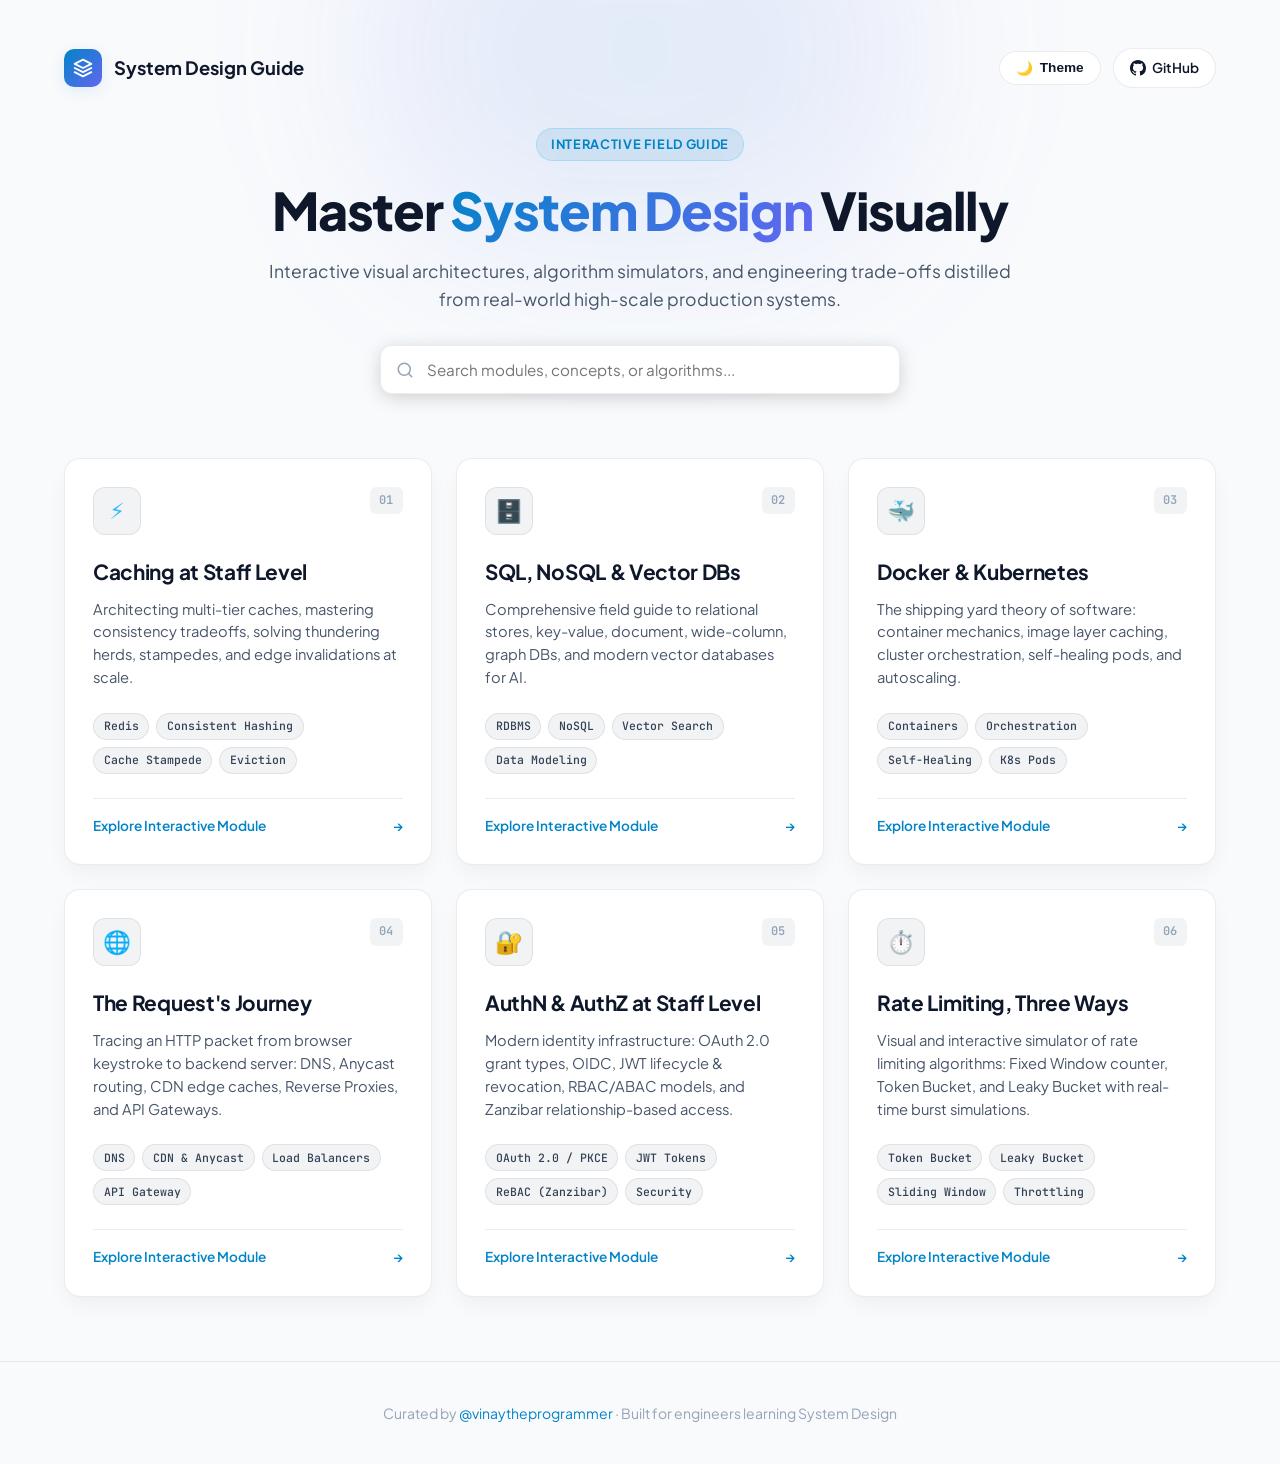
<file: index.html>
<!DOCTYPE html>
<html lang="en" data-theme="dark">
<head>
  <meta charset="utf-8">
  <meta name="viewport" content="width=device-width, initial-scale=1">
  <title>System Design Field Guide — Interactive Learning Modules</title>
  <meta name="description" content="Visual architectures, interactive simulators, and mental models for mastering System Design at staff level.">
  
  <link rel="preconnect" href="https://fonts.googleapis.com">
  <link rel="preconnect" href="https://fonts.gstatic.com" crossorigin>
  <link href="https://fonts.googleapis.com/css2?family=Plus+Jakarta+Sans:wght@400;500;600;700;800&family=JetBrains+Mono:wght@400;500;600&display=swap" rel="stylesheet">

  <style>
    :root {
      --font-main: 'Plus Jakarta Sans', system-ui, -apple-system, sans-serif;
      --font-mono: 'JetBrains Mono', monospace;

      --bg: #0B0F17;
      --surface: #121824;
      --surface-hover: #182234;
      --surface-border: rgba(255, 255, 255, 0.08);
      --surface-border-hover: rgba(56, 189, 248, 0.35);

      --text-main: #F1F5F9;
      --text-muted: #94A3B8;
      --text-soft: #64748B;

      --primary: #38BDF8;
      --primary-glow: rgba(56, 189, 248, 0.15);
      --accent: #818CF8;
      --accent-glow: rgba(129, 140, 248, 0.15);

      --badge-bg: rgba(255, 255, 255, 0.05);
      --badge-text: #CBD5E1;

      --shadow-card: 0 10px 30px -10px rgba(0, 0, 0, 0.5);
      --radius-card: 16px;
      --radius-badge: 999px;
    }

    [data-theme="light"] {
      --bg: #F8FAFC;
      --surface: #FFFFFF;
      --surface-hover: #F1F5F9;
      --surface-border: rgba(15, 23, 42, 0.08);
      --surface-border-hover: rgba(14, 165, 233, 0.4);

      --text-main: #0F172A;
      --text-muted: #475569;
      --text-soft: #94A3B8;

      --primary: #0284C7;
      --primary-glow: rgba(2, 132, 199, 0.1);
      --accent: #6366F1;
      --accent-glow: rgba(99, 102, 241, 0.1);

      --badge-bg: rgba(15, 23, 42, 0.05);
      --badge-text: #334155;

      --shadow-card: 0 10px 25px -5px rgba(15, 23, 42, 0.06);
    }

    * {
      box-sizing: border-box;
      margin: 0;
      padding: 0;
    }

    body {
      background: var(--bg);
      color: var(--text-main);
      font-family: var(--font-main);
      line-height: 1.6;
      min-height: 100vh;
      display: flex;
      flex-direction: column;
      transition: background 0.3s ease, color 0.3s ease;
      overflow-x: hidden;
    }

    /* Ambient top glow */
    .ambient-glow {
      position: absolute;
      top: -150px;
      left: 50%;
      transform: translateX(-50%);
      width: 800px;
      height: 400px;
      background: radial-gradient(circle, var(--primary-glow) 0%, var(--accent-glow) 50%, transparent 70%);
      filter: blur(80px);
      pointer-events: none;
      z-index: 0;
    }

    header {
      position: relative;
      z-index: 10;
      padding: 3rem 1.5rem 2rem;
      max-width: 1200px;
      margin: 0 auto;
      width: 100%;
    }

    .top-nav {
      display: flex;
      justify-content: space-between;
      align-items: center;
      margin-bottom: 2.5rem;
    }

    .brand {
      display: flex;
      align-items: center;
      gap: 0.75rem;
      text-decoration: none;
      color: var(--text-main);
      font-weight: 700;
      font-size: 1.15rem;
    }

    .brand-icon {
      width: 38px;
      height: 38px;
      border-radius: 10px;
      background: linear-gradient(135deg, var(--primary), var(--accent));
      display: flex;
      align-items: center;
      justify-content: center;
      color: white;
      box-shadow: 0 4px 14px var(--primary-glow);
    }

    .nav-actions {
      display: flex;
      align-items: center;
      gap: 0.75rem;
    }

    .btn-action {
      background: var(--surface);
      border: 1px solid var(--surface-border);
      color: var(--text-main);
      padding: 0.5rem 1rem;
      border-radius: var(--radius-badge);
      font-size: 0.85rem;
      font-weight: 600;
      cursor: pointer;
      display: inline-flex;
      align-items: center;
      gap: 0.4rem;
      text-decoration: none;
      transition: all 0.2s ease;
    }

    .btn-action:hover {
      background: var(--surface-hover);
      border-color: var(--surface-border-hover);
      transform: translateY(-1px);
    }

    .hero-content {
      text-align: center;
      max-width: 780px;
      margin: 0 auto 2rem;
    }

    .hero-tag {
      display: inline-flex;
      align-items: center;
      gap: 0.5rem;
      padding: 0.35rem 0.9rem;
      border-radius: var(--radius-badge);
      background: var(--primary-glow);
      border: 1px solid rgba(56, 189, 248, 0.25);
      color: var(--primary);
      font-size: 0.8rem;
      font-weight: 700;
      text-transform: uppercase;
      letter-spacing: 0.05em;
      margin-bottom: 1.25rem;
    }

    .hero-title {
      font-size: clamp(2.2rem, 5vw, 3.25rem);
      font-weight: 800;
      line-height: 1.15;
      letter-spacing: -0.025em;
      margin-bottom: 1rem;
    }

    .hero-title span {
      background: linear-gradient(135deg, var(--primary), var(--accent));
      -webkit-background-clip: text;
      -webkit-text-fill-color: transparent;
    }

    .hero-desc {
      font-size: 1.1rem;
      color: var(--text-muted);
      line-height: 1.6;
    }

    .search-box {
      max-width: 520px;
      margin: 2rem auto 0;
      position: relative;
    }

    .search-input {
      width: 100%;
      padding: 0.85rem 1.25rem 0.85rem 2.85rem;
      background: var(--surface);
      border: 1px solid var(--surface-border);
      border-radius: 12px;
      color: var(--text-main);
      font-family: var(--font-main);
      font-size: 0.95rem;
      outline: none;
      transition: all 0.2s ease;
      box-shadow: 0 4px 20px -2px rgba(0, 0, 0, 0.2);
    }

    .search-input:focus {
      border-color: var(--primary);
      box-shadow: 0 0 0 3px var(--primary-glow);
    }

    .search-icon {
      position: absolute;
      left: 1rem;
      top: 50%;
      transform: translateY(-50%);
      color: var(--text-soft);
      pointer-events: none;
    }

    main {
      flex: 1;
      max-width: 1200px;
      margin: 0 auto;
      padding: 0 1.5rem 4rem;
      width: 100%;
      position: relative;
      z-index: 1;
    }

    .grid {
      display: grid;
      grid-template-columns: repeat(auto-fill, minmax(360px, 1fr));
      gap: 1.5rem;
    }

    .card {
      background: var(--surface);
      border: 1px solid var(--surface-border);
      border-radius: var(--radius-card);
      padding: 1.75rem;
      display: flex;
      flex-direction: column;
      text-decoration: none;
      color: inherit;
      position: relative;
      overflow: hidden;
      box-shadow: var(--shadow-card);
      transition: all 0.25s cubic-bezier(0.16, 1, 0.3, 1);
    }

    .card::before {
      content: '';
      position: absolute;
      top: 0;
      left: 0;
      right: 0;
      height: 3px;
      background: linear-gradient(90deg, transparent, transparent);
      transition: background 0.3s ease;
    }

    .card:hover {
      transform: translateY(-4px);
      border-color: var(--surface-border-hover);
      background: var(--surface-hover);
    }

    .card:hover::before {
      background: linear-gradient(90deg, var(--primary), var(--accent));
    }

    .card-header {
      display: flex;
      justify-content: space-between;
      align-items: flex-start;
      margin-bottom: 1.25rem;
    }

    .card-icon-wrap {
      width: 48px;
      height: 48px;
      border-radius: 12px;
      display: flex;
      align-items: center;
      justify-content: center;
      font-size: 1.4rem;
      background: var(--badge-bg);
      border: 1px solid var(--surface-border);
    }

    .card-index {
      font-family: var(--font-mono);
      font-size: 0.75rem;
      font-weight: 600;
      color: var(--text-soft);
      padding: 0.25rem 0.6rem;
      background: var(--badge-bg);
      border-radius: 6px;
    }

    .card-title {
      font-size: 1.3rem;
      font-weight: 700;
      letter-spacing: -0.015em;
      margin-bottom: 0.6rem;
      display: flex;
      align-items: center;
      gap: 0.5rem;
    }

    .card-desc {
      color: var(--text-muted);
      font-size: 0.92rem;
      line-height: 1.55;
      margin-bottom: 1.5rem;
      flex: 1;
    }

    .tags {
      display: flex;
      flex-wrap: wrap;
      gap: 0.45rem;
      margin-bottom: 1.5rem;
    }

    .tag {
      font-family: var(--font-mono);
      font-size: 0.72rem;
      font-weight: 500;
      padding: 0.2rem 0.6rem;
      background: var(--badge-bg);
      color: var(--badge-text);
      border-radius: var(--radius-badge);
      border: 1px solid var(--surface-border);
    }

    .card-footer {
      display: flex;
      align-items: center;
      justify-content: space-between;
      padding-top: 1rem;
      border-top: 1px solid var(--surface-border);
      font-size: 0.85rem;
      font-weight: 600;
      color: var(--primary);
    }

    .arrow-icon {
      transition: transform 0.2s ease;
    }

    .card:hover .arrow-icon {
      transform: translateX(4px);
    }

    footer {
      border-top: 1px solid var(--surface-border);
      padding: 2.5rem 1.5rem;
      text-align: center;
      color: var(--text-soft);
      font-size: 0.875rem;
    }

    footer a {
      color: var(--primary);
      text-decoration: none;
    }

    footer a:hover {
      text-decoration: underline;
    }

    .hidden {
      display: none !important;
    }

    @media (max-width: 640px) {
      .grid {
        grid-template-columns: 1fr;
      }
      header {
        padding-top: 2rem;
      }
    }
  </style>
</head>
<body>

  <div class="ambient-glow"></div>

  <header>
    <div class="top-nav">
      <a href="./" class="brand">
        <div class="brand-icon">
          <svg width="20" height="20" viewBox="0 0 24 24" fill="none" stroke="currentColor" stroke-width="2.2" stroke-linecap="round" stroke-linejoin="round">
            <polygon points="12 2 2 7 12 12 22 7 12 2"></polygon>
            <polyline points="2 17 12 22 22 17"></polyline>
            <polyline points="2 12 12 17 22 12"></polyline>
          </svg>
        </div>
        <span>System Design Guide</span>
      </a>

      <div class="nav-actions">
        <button class="btn-action" id="themeToggle" aria-label="Toggle theme">
          <span id="themeIcon">☀️</span>
          <span id="themeText">Theme</span>
        </button>
        <a href="https://github.com/vinaytheprogrammer/learning-system-design" target="_blank" rel="noopener noreferrer" class="btn-action">
          <svg width="16" height="16" viewBox="0 0 24 24" fill="currentColor">
            <path d="M12 0C5.37 0 0 5.37 0 12c0 5.31 3.435 9.795 8.205 11.385.6.105.825-.255.825-.57 0-.285-.015-1.23-.015-2.235-3.015.555-3.795-.735-4.035-1.41-.135-.345-.72-1.41-1.23-1.695-.42-.225-1.02-.78-.015-.795.945-.015 1.62.87 1.845 1.23 1.08 1.815 2.805 1.305 3.495.99.105-.78.42-1.305.765-1.605-2.67-.3-5.46-1.335-5.46-5.925 0-1.305.465-2.385 1.23-3.225-.12-.3-.54-1.53.12-3.18 0 0 1.005-.315 3.3 1.23.96-.27 1.98-.405 3-.405s2.04.135 3 .405c2.295-1.56 3.3-1.23 3.3-1.23.66 1.65.24 2.88.12 3.18.765.84 1.23 1.905 1.23 3.225 0 4.605-2.805 5.625-5.475 5.925.435.375.81 1.095.81 2.22 0 1.605-.015 2.895-.015 3.3 0 .315.225.69.825.57A12.02 12.02 0 0024 12c0-6.63-5.37-12-12-12z"/>
          </svg>
          <span>GitHub</span>
        </a>
      </div>
    </div>

    <div class="hero-content">
      <div class="hero-tag">Interactive Field Guide</div>
      <h1 class="hero-title">Master <span>System Design</span> Visually</h1>
      <p class="hero-desc">Interactive visual architectures, algorithm simulators, and engineering trade-offs distilled from real-world high-scale production systems.</p>

      <div class="search-box">
        <svg class="search-icon" width="18" height="18" viewBox="0 0 24 24" fill="none" stroke="currentColor" stroke-width="2" stroke-linecap="round" stroke-linejoin="round">
          <circle cx="11" cy="11" r="8"></circle>
          <line x1="21" y1="21" x2="16.65" y2="16.65"></line>
        </svg>
        <input type="text" id="searchInput" class="search-input" placeholder="Search modules, concepts, or algorithms..." autocomplete="off">
      </div>
    </div>
  </header>

  <main>
    <div class="grid" id="modulesGrid">
      
      <!-- Module 1: Caching -->
      <a href="./Caching.html" class="card" data-keywords="caching cache-aside write-through redis memcached stampede avalanche consistent hashing invalidation">
        <div class="card-header">
          <div class="card-icon-wrap" style="color:#38BDF8">⚡</div>
          <span class="card-index">01</span>
        </div>
        <h2 class="card-title">Caching at Staff Level</h2>
        <p class="card-desc">Architecting multi-tier caches, mastering consistency tradeoffs, solving thundering herds, stampedes, and edge invalidations at scale.</p>
        <div class="tags">
          <span class="tag">Redis</span>
          <span class="tag">Consistent Hashing</span>
          <span class="tag">Cache Stampede</span>
          <span class="tag">Eviction</span>
        </div>
        <div class="card-footer">
          <span>Explore Interactive Module</span>
          <span class="arrow-icon">→</span>
        </div>
      </a>

      <!-- Module 2: Databases -->
      <a href="./DB.html" class="card" data-keywords="database sql nosql vector postgres mongodb cassandra neo4j embeddings rag acid">
        <div class="card-header">
          <div class="card-icon-wrap" style="color:#A78BFA">🗄️</div>
          <span class="card-index">02</span>
        </div>
        <h2 class="card-title">SQL, NoSQL & Vector DBs</h2>
        <p class="card-desc">Comprehensive field guide to relational stores, key-value, document, wide-column, graph DBs, and modern vector databases for AI.</p>
        <div class="tags">
          <span class="tag">RDBMS</span>
          <span class="tag">NoSQL</span>
          <span class="tag">Vector Search</span>
          <span class="tag">Data Modeling</span>
        </div>
        <div class="card-footer">
          <span>Explore Interactive Module</span>
          <span class="arrow-icon">→</span>
        </div>
      </a>

      <!-- Module 3: Docker & Kubernetes -->
      <a href="./Docker&Kubernetes.html" class="card" data-keywords="docker kubernetes k8s containers pods deployments orchestration self-healing layers cgroups">
        <div class="card-header">
          <div class="card-icon-wrap" style="color:#0284C7">🐳</div>
          <span class="card-index">03</span>
        </div>
        <h2 class="card-title">Docker & Kubernetes</h2>
        <p class="card-desc">The shipping yard theory of software: container mechanics, image layer caching, cluster orchestration, self-healing pods, and autoscaling.</p>
        <div class="tags">
          <span class="tag">Containers</span>
          <span class="tag">Orchestration</span>
          <span class="tag">Self-Healing</span>
          <span class="tag">K8s Pods</span>
        </div>
        <div class="card-footer">
          <span>Explore Interactive Module</span>
          <span class="arrow-icon">→</span>
        </div>
      </a>

      <!-- Module 4: The Request Journey -->
      <a href="./Request_Journey.html" class="card" data-keywords="network request dns cdn load balancer reverse proxy api gateway nginx anycast firewall">
        <div class="card-header">
          <div class="card-icon-wrap" style="color:#F59E0B">🌐</div>
          <span class="card-index">04</span>
        </div>
        <h2 class="card-title">The Request's Journey</h2>
        <p class="card-desc">Tracing an HTTP packet from browser keystroke to backend server: DNS, Anycast routing, CDN edge caches, Reverse Proxies, and API Gateways.</p>
        <div class="tags">
          <span class="tag">DNS</span>
          <span class="tag">CDN & Anycast</span>
          <span class="tag">Load Balancers</span>
          <span class="tag">API Gateway</span>
        </div>
        <div class="card-footer">
          <span>Explore Interactive Module</span>
          <span class="arrow-icon">→</span>
        </div>
      </a>

      <!-- Module 5: AuthN & AuthZ -->
      <a href="./auth.html" class="card" data-keywords="auth authentication authorization oauth2 oidc jwt rbac abac rebac zanzibar security pkce">
        <div class="card-header">
          <div class="card-icon-wrap" style="color:#10B981">🔐</div>
          <span class="card-index">05</span>
        </div>
        <h2 class="card-title">AuthN & AuthZ at Staff Level</h2>
        <p class="card-desc">Modern identity infrastructure: OAuth 2.0 grant types, OIDC, JWT lifecycle & revocation, RBAC/ABAC models, and Zanzibar relationship-based access.</p>
        <div class="tags">
          <span class="tag">OAuth 2.0 / PKCE</span>
          <span class="tag">JWT Tokens</span>
          <span class="tag">ReBAC (Zanzibar)</span>
          <span class="tag">Security</span>
        </div>
        <div class="card-footer">
          <span>Explore Interactive Module</span>
          <span class="arrow-icon">→</span>
        </div>
      </a>

      <!-- Module 6: Rate Limiting -->
      <a href="./ratelimiting.html" class="card" data-keywords="rate limiting token bucket leaky bucket fixed window sliding window throttling redis distributed">
        <div class="card-header">
          <div class="card-icon-wrap" style="color:#EF4444">⏱️</div>
          <span class="card-index">06</span>
        </div>
        <h2 class="card-title">Rate Limiting, Three Ways</h2>
        <p class="card-desc">Visual and interactive simulator of rate limiting algorithms: Fixed Window counter, Token Bucket, and Leaky Bucket with real-time burst simulations.</p>
        <div class="tags">
          <span class="tag">Token Bucket</span>
          <span class="tag">Leaky Bucket</span>
          <span class="tag">Sliding Window</span>
          <span class="tag">Throttling</span>
        </div>
        <div class="card-footer">
          <span>Explore Interactive Module</span>
          <span class="arrow-icon">→</span>
        </div>
      </a>

    </div>
  </main>

  <footer>
    <p>Curated by <a href="https://github.com/vinaytheprogrammer" target="_blank" rel="noopener noreferrer">@vinaytheprogrammer</a> &middot; Built for engineers learning System Design</p>
  </footer>

  <script>
    // Search Filter
    const searchInput = document.getElementById('searchInput');
    const cards = document.querySelectorAll('.card');

    searchInput.addEventListener('input', (e) => {
      const q = e.target.value.toLowerCase().trim();
      cards.forEach(card => {
        const text = (card.textContent + ' ' + (card.dataset.keywords || '')).toLowerCase();
        if (!q || text.includes(q)) {
          card.classList.remove('hidden');
        } else {
          card.classList.add('hidden');
        }
      });
    });

    // Theme Switcher
    const themeToggle = document.getElementById('themeToggle');
    const themeIcon = document.getElementById('themeIcon');
    const html = document.documentElement;

    function setTheme(theme) {
      html.setAttribute('data-theme', theme);
      localStorage.setItem('lsd-theme', theme);
      themeIcon.textContent = theme === 'dark' ? '☀️' : '🌙';
    }

    const savedTheme = localStorage.getItem('lsd-theme') || 
      (window.matchMedia('(prefers-color-scheme: light)').matches ? 'light' : 'dark');
    setTheme(savedTheme);

    themeToggle.addEventListener('click', () => {
      const current = html.getAttribute('data-theme');
      setTheme(current === 'dark' ? 'light' : 'dark');
    });
  </script>
</body>
</html>
</file>
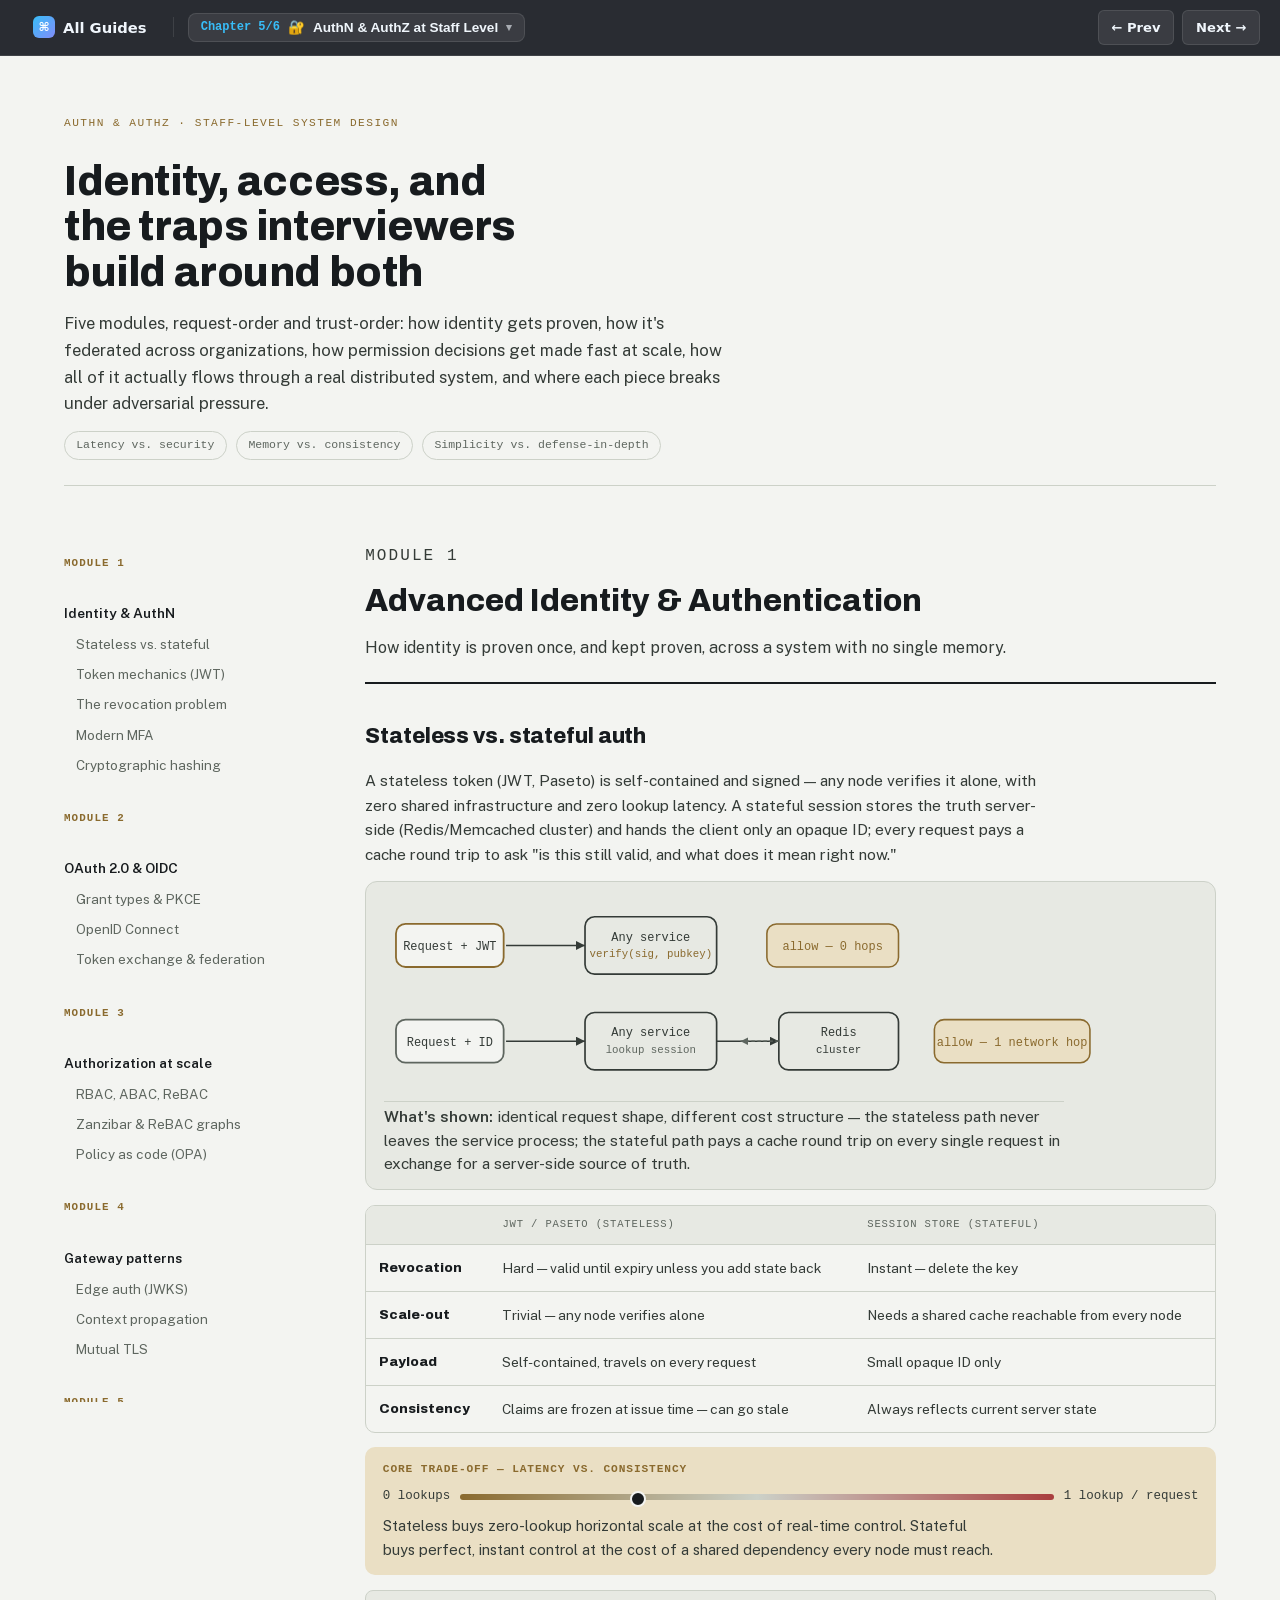
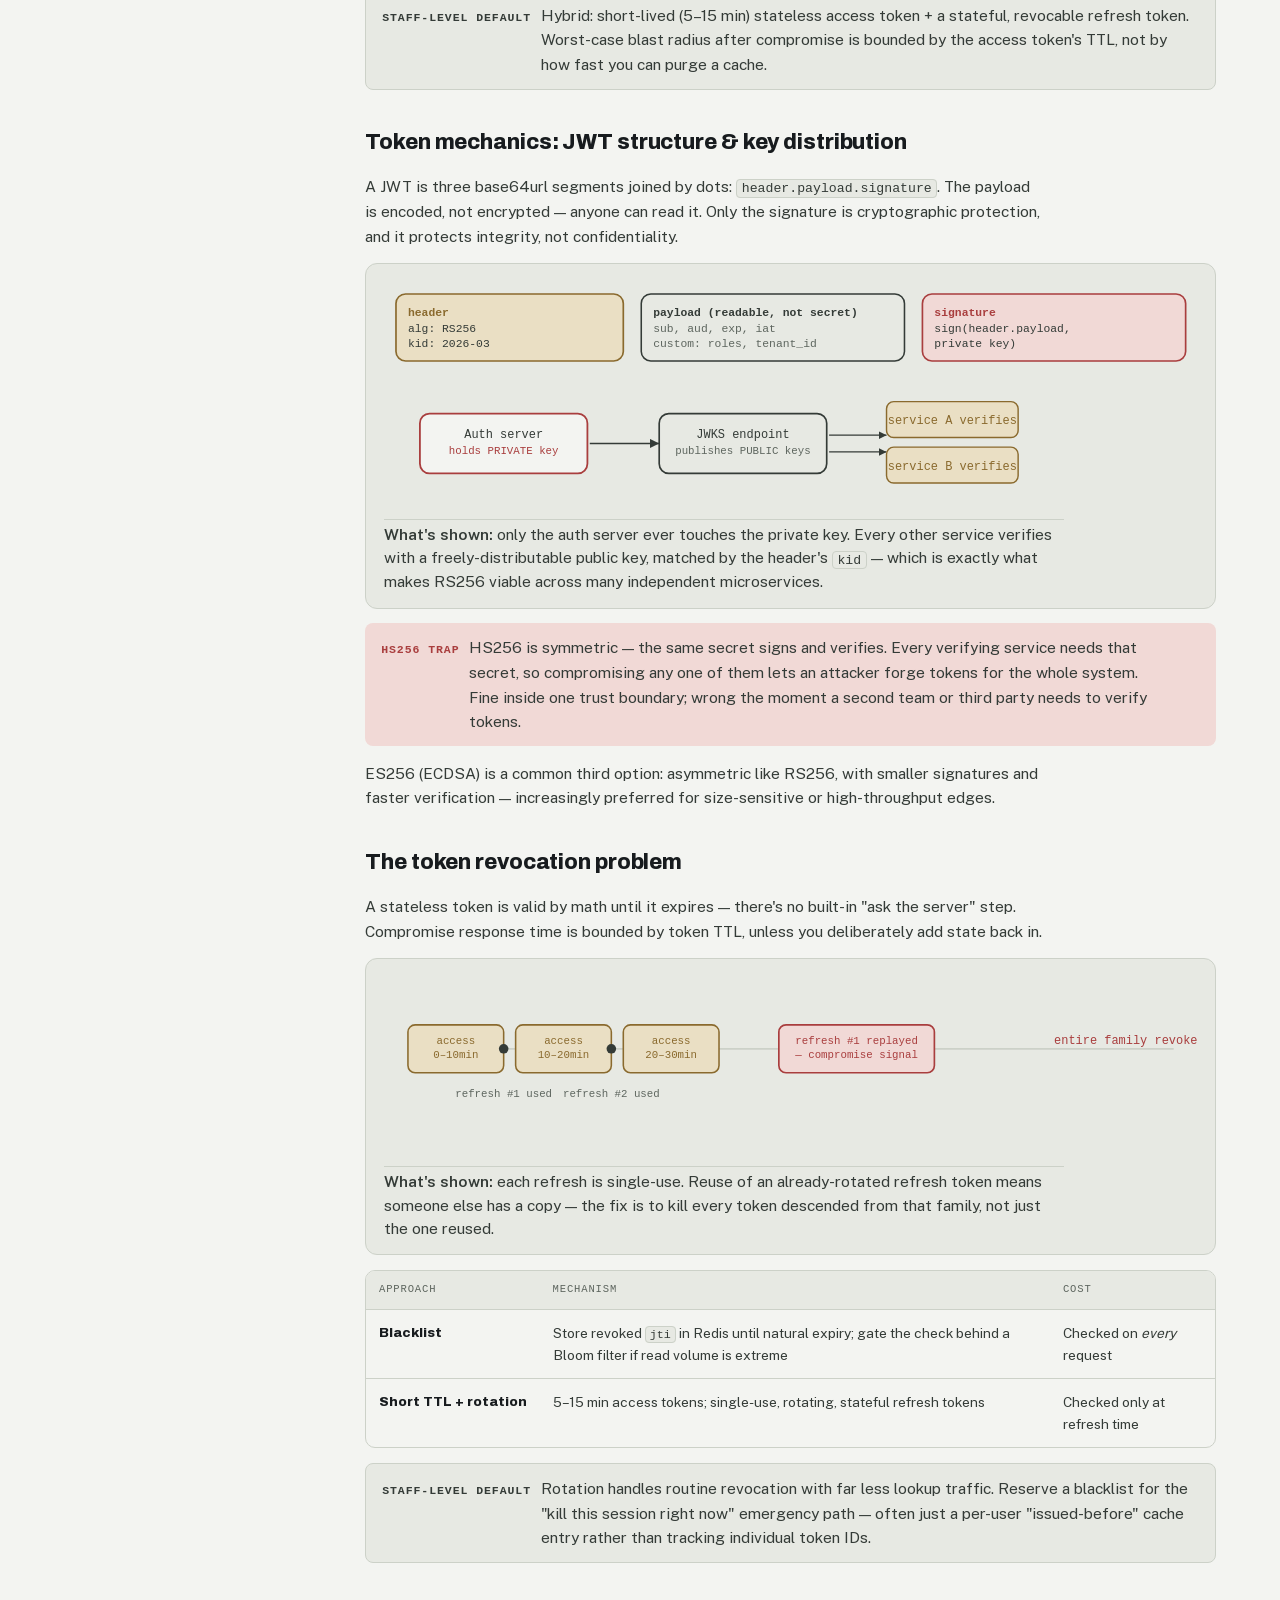
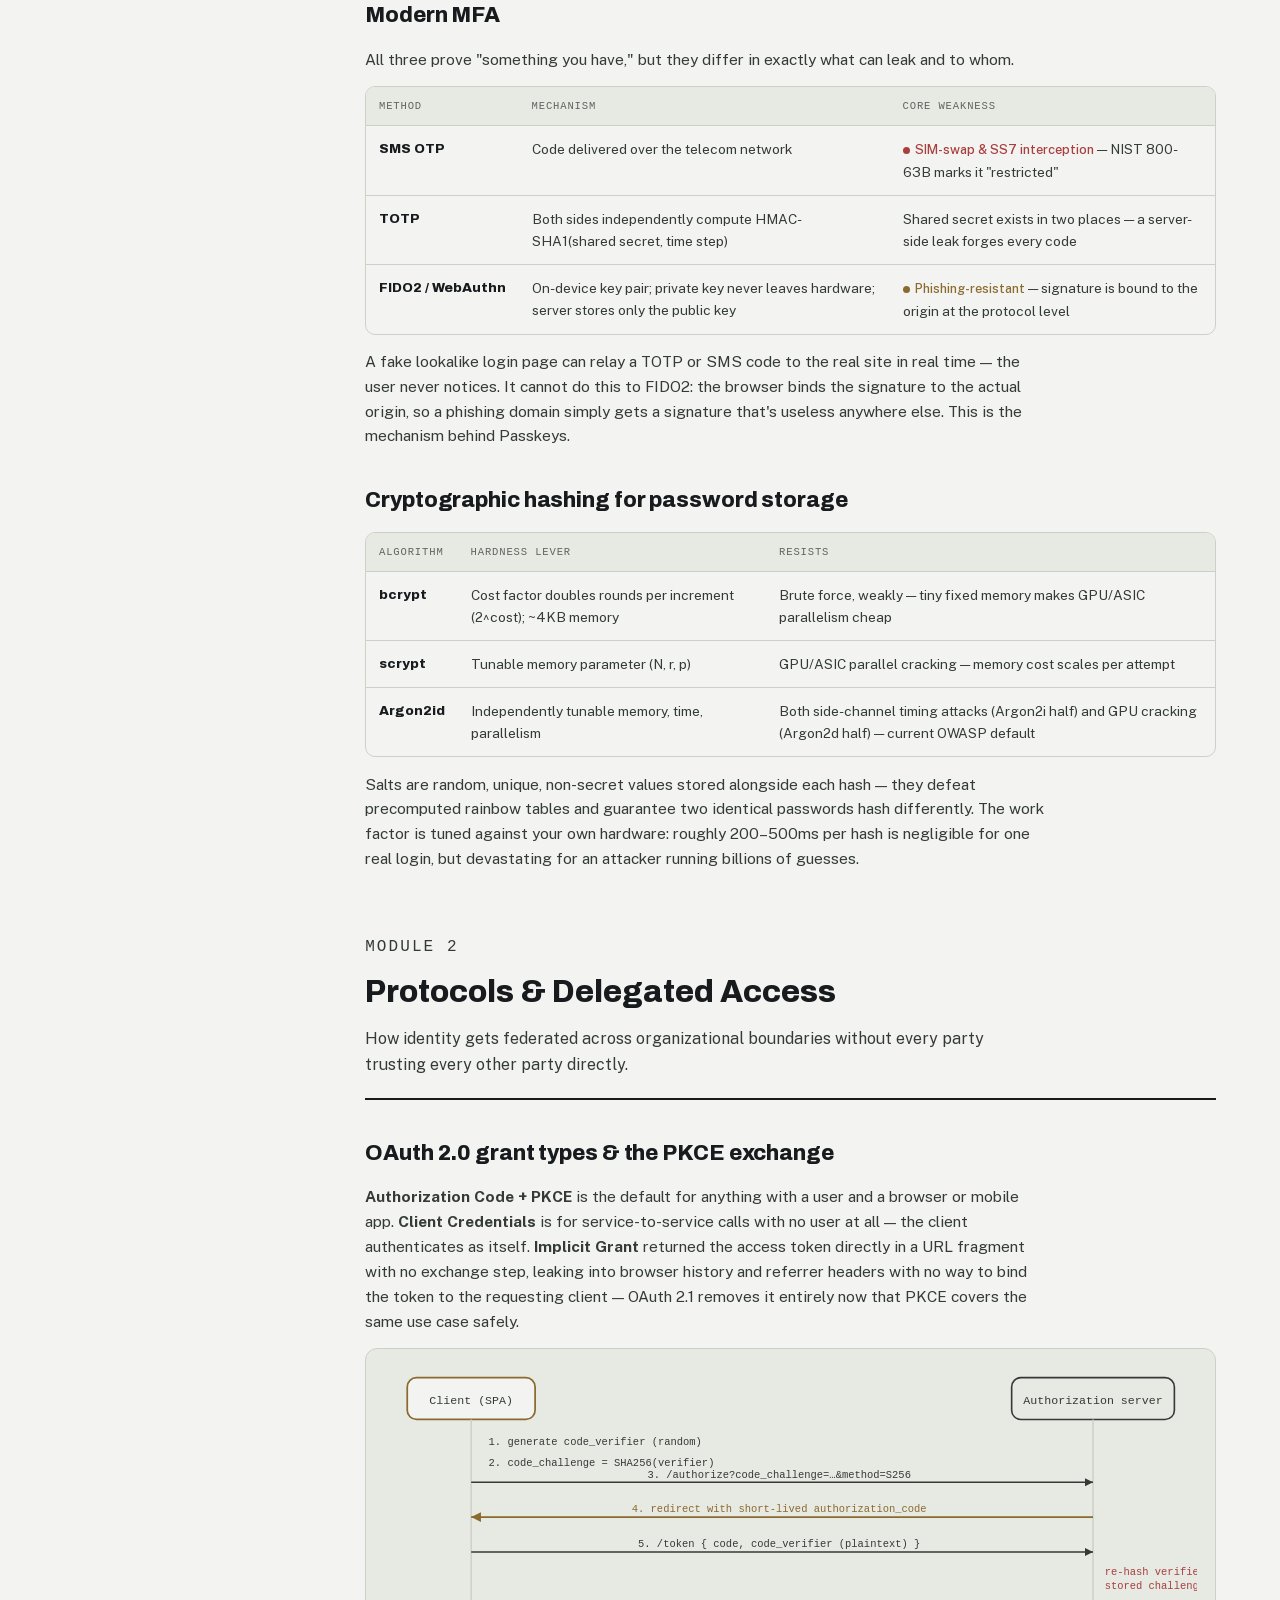
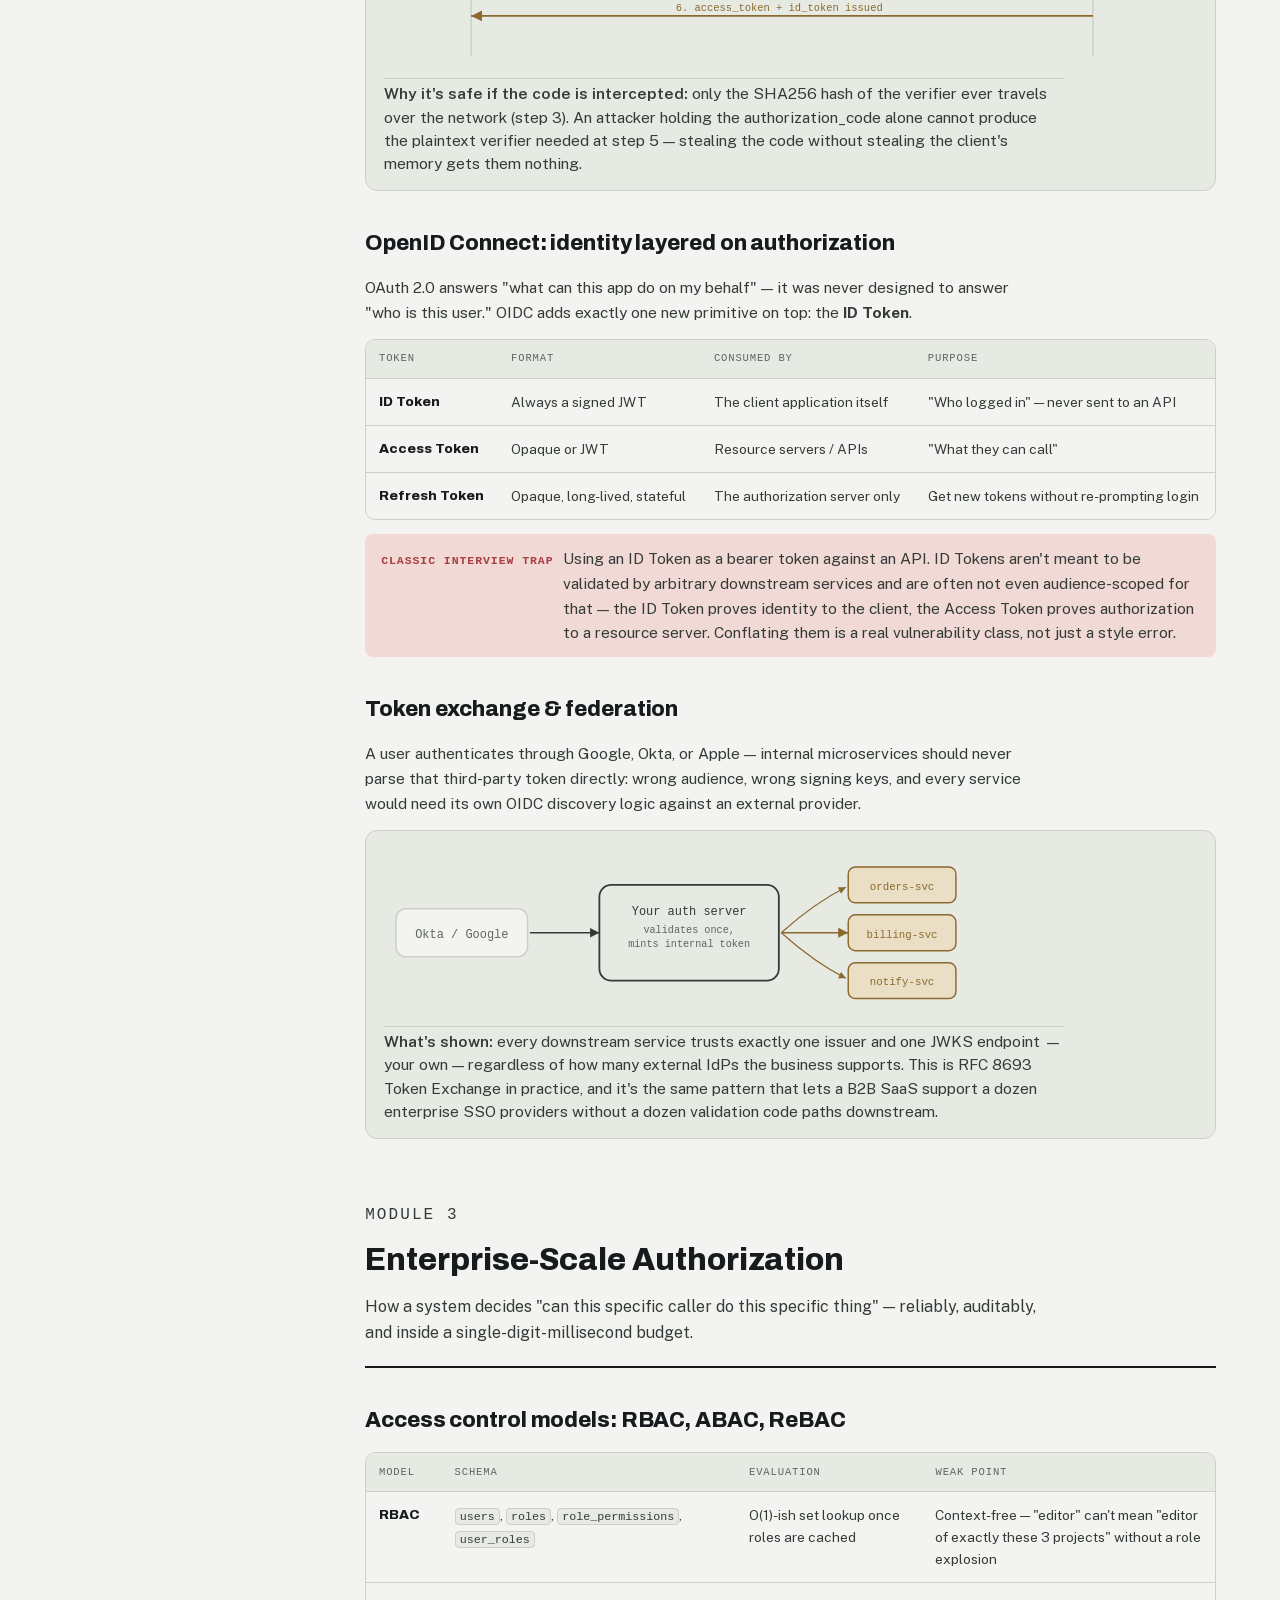
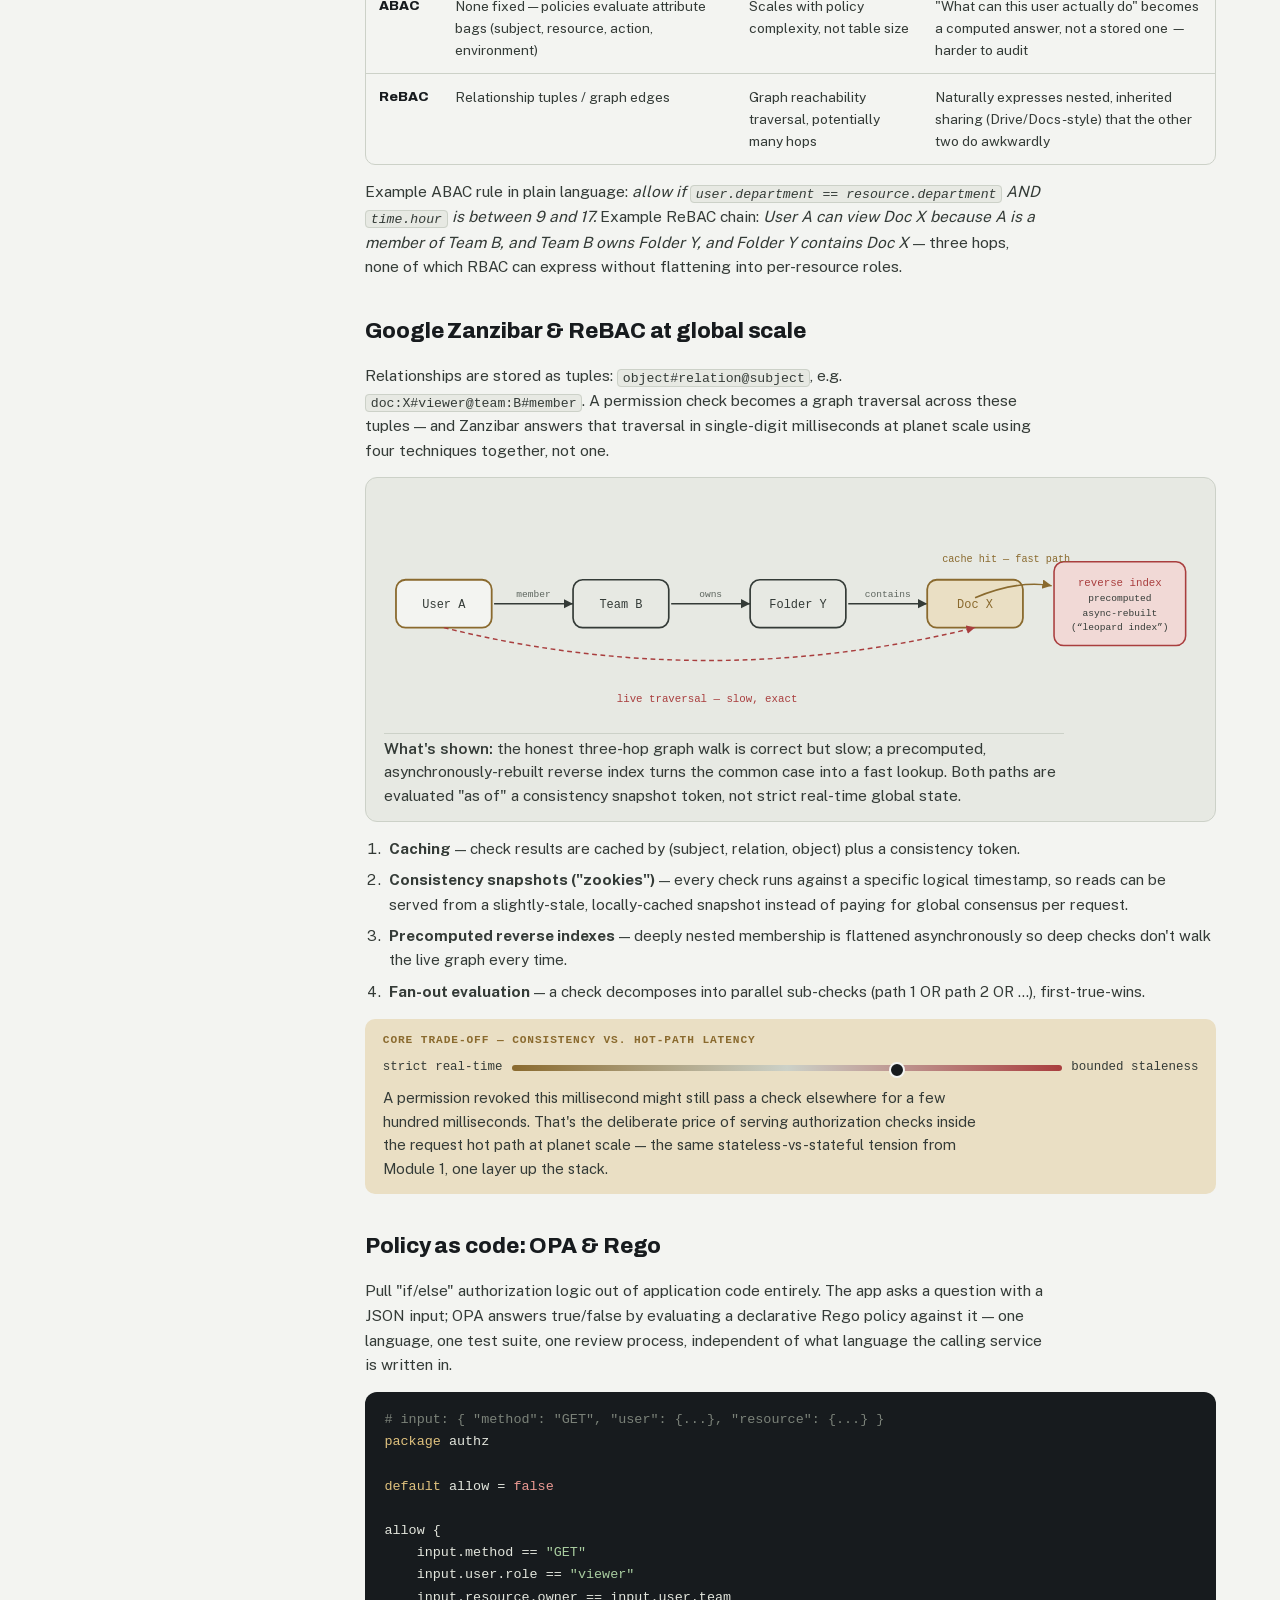
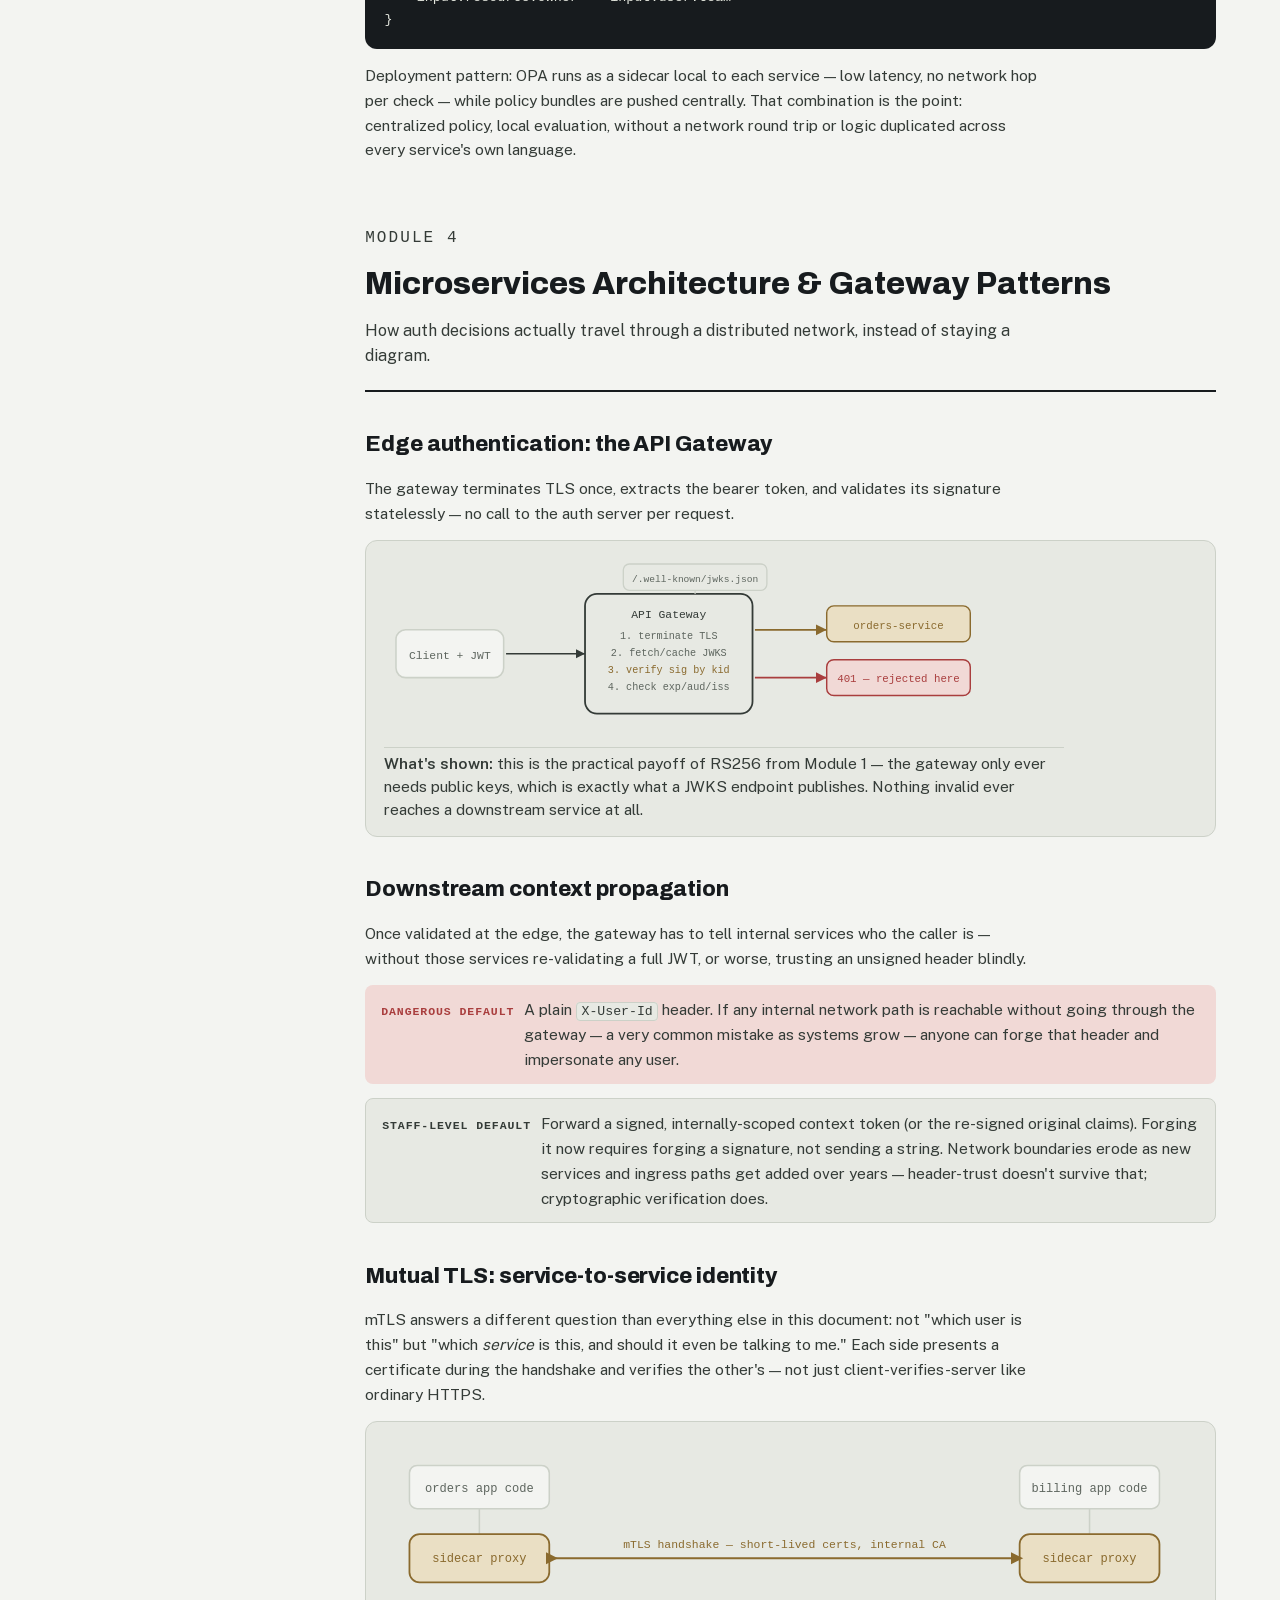
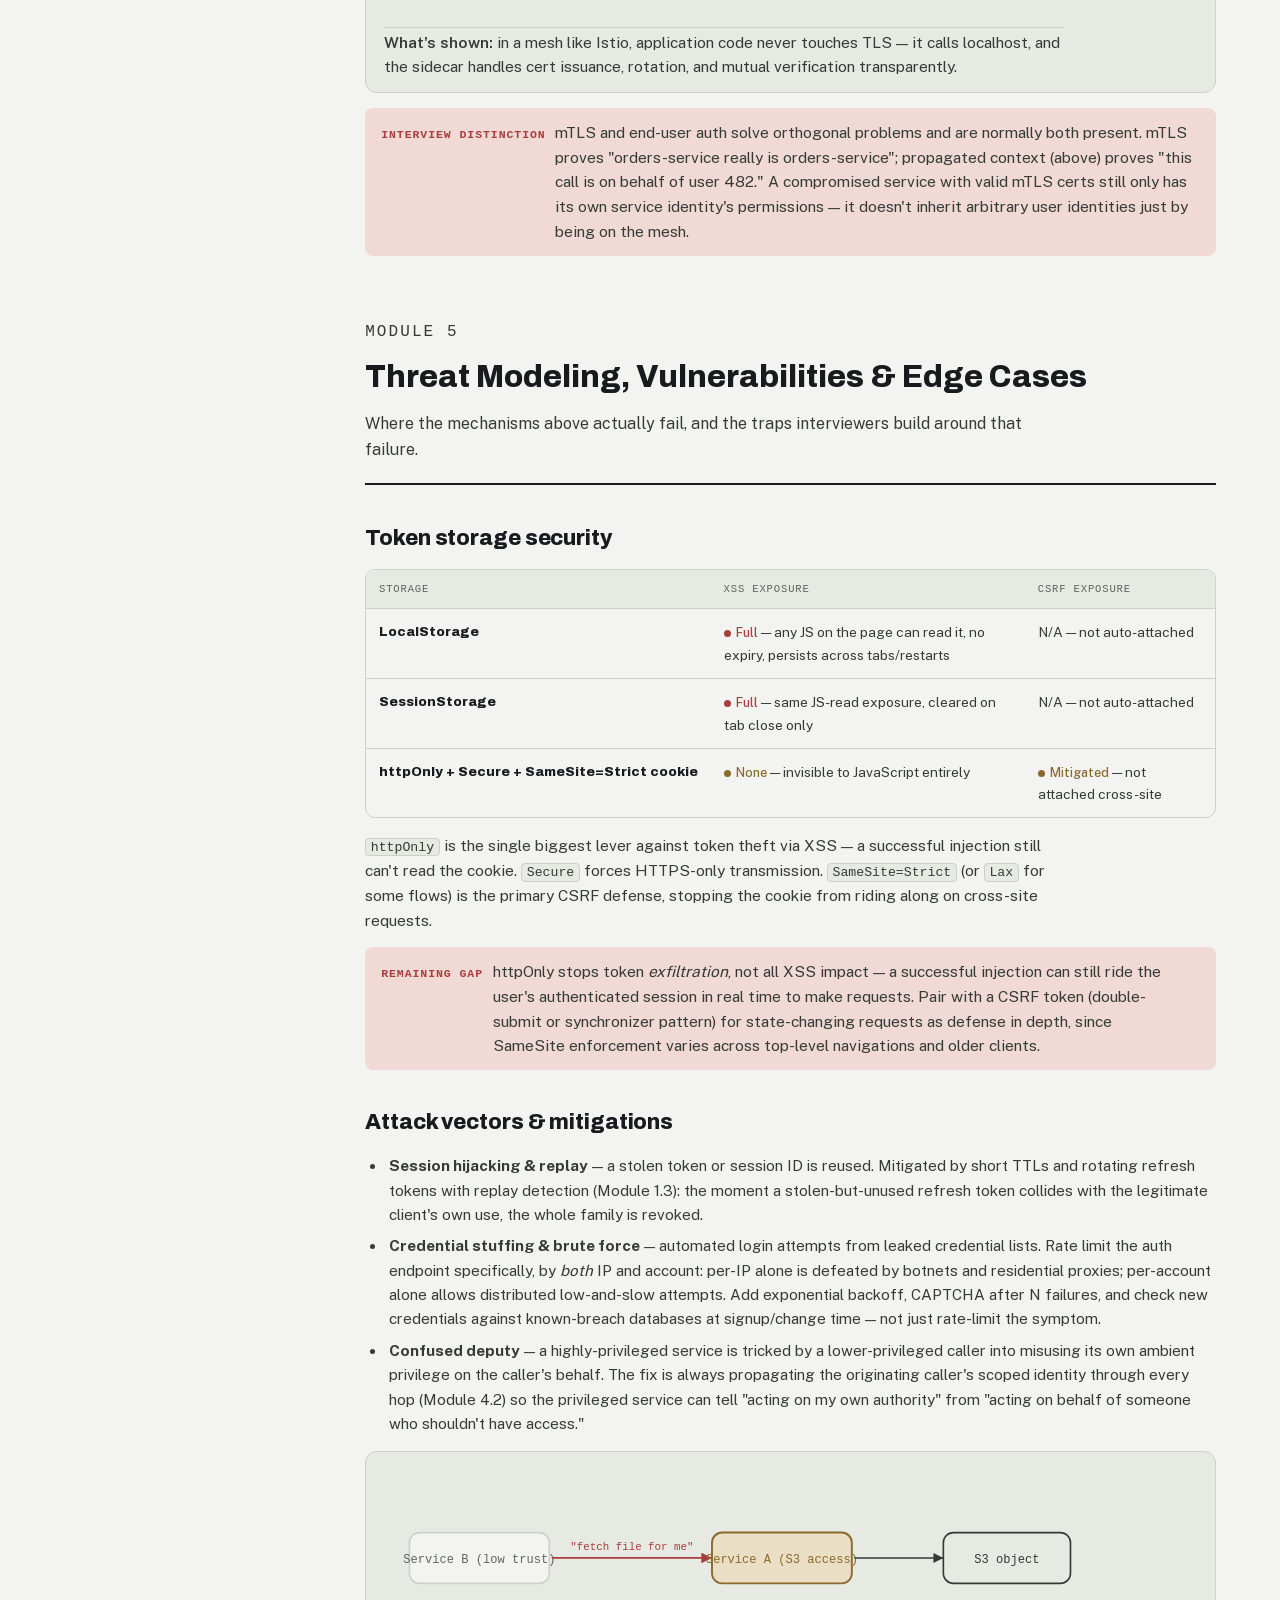
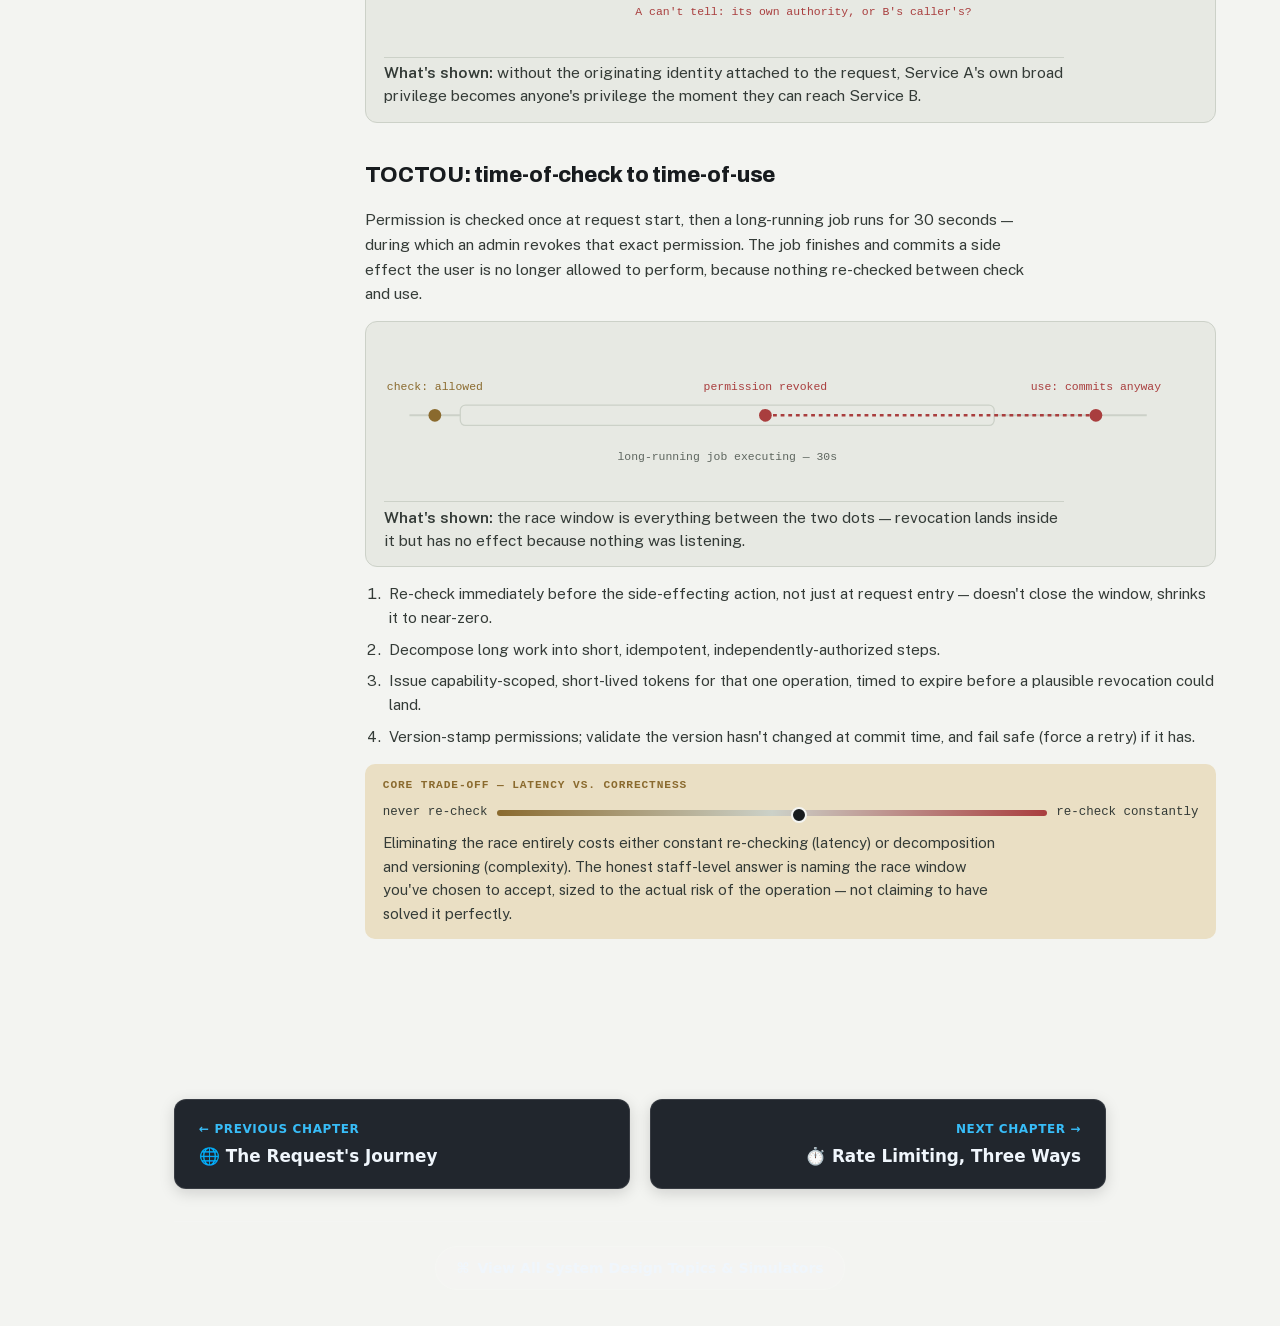
<file: auth.html>
<!doctype html>
<html>

<head>
    <meta charset=utf8>
    <meta name=viewport content="width=device-width,initial-scale=1">
    <style>
        :root {
            color-scheme: light
        }

        body {
            margin: 0;
            padding: 0;
            font: 14px -apple-system, BlinkMacSystemFont, sans-serif;
            background: #faf9f5;
            color: #141413
        }

        img {
            max-width: 100%
        }
    </style>
    <link rel="stylesheet" href="./nav.css">
    <script src="./nav.js" defer></script>
</head>

<body>
  <!-- ==================== UNIVERSAL PUBLICATION NAV ==================== -->
  <nav class="lsd-top-nav">
    <div class="lsd-nav-container">
      <div class="lsd-nav-left">
        <a href="./index.html" class="lsd-hub-link" title="Back to All Guides">
          <span class="lsd-hub-badge">⌘</span>
          <span>All Guides</span>
        </a>
        <span class="lsd-divider"></span>
        <button class="lsd-chapter-trigger" id="lsdChapterToggle" onclick="document.getElementById('lsdMenuOverlay').classList.toggle('active')" aria-label="Open chapters menu">
          <span class="lsd-chapter-num">Chapter 5/6</span>
          <span>🔐</span>
          <span class="lsd-chapter-name">AuthN & AuthZ at Staff Level</span>
          <span style="font-size:0.7rem;opacity:0.6;">▾</span>
        </button>
      </div>

      <div class="lsd-nav-right">
        <a href="./Request_Journey.html" class="lsd-nav-btn" title="Previous: The Request's Journey (Alt + [)">← Prev</a>
        <a href="./ratelimiting.html" class="lsd-nav-btn" title="Next: Rate Limiting, Three Ways (Alt + ])">Next →</a>
      </div>
    </div>
  </nav>

  <!-- Chapter Jump Modal / Dropdown -->
  <div class="lsd-menu-overlay" id="lsdMenuOverlay" onclick="if(event.target===this)this.classList.remove('active')">
    <div class="lsd-menu-panel">
      <div class="lsd-menu-header">
        <span class="lsd-menu-title">📚 System Design Field Guide — Chapters</span>
        <button class="lsd-menu-close" onclick="document.getElementById('lsdMenuOverlay').classList.remove('active')" aria-label="Close menu">&times;</button>
      </div>
      <div class="lsd-menu-list">
      <a href="./Caching.html" class="lsd-menu-item">
        <div class="lsd-item-icon">⚡</div>
        <div class="lsd-item-info">
          <div class="lsd-item-title">
            <span>Caching at Staff Level</span>
            
          </div>
          <div class="lsd-item-desc">Multi-tier caching, consistency, eviction, and stampede mitigation</div>
        </div>
        <span class="lsd-item-num">01</span>
      </a>
      <a href="./DB.html" class="lsd-menu-item">
        <div class="lsd-item-icon">🗄️</div>
        <div class="lsd-item-info">
          <div class="lsd-item-title">
            <span>SQL, NoSQL & Vector DBs</span>
            
          </div>
          <div class="lsd-item-desc">RDBMS, document, wide-column, graph, and vector search engines</div>
        </div>
        <span class="lsd-item-num">02</span>
      </a>
      <a href="./Docker&Kubernetes.html" class="lsd-menu-item">
        <div class="lsd-item-icon">🐳</div>
        <div class="lsd-item-info">
          <div class="lsd-item-title">
            <span>Docker & Kubernetes</span>
            
          </div>
          <div class="lsd-item-desc">Containers, layer caching, pods, self-healing, and orchestration</div>
        </div>
        <span class="lsd-item-num">03</span>
      </a>
      <a href="./Request_Journey.html" class="lsd-menu-item">
        <div class="lsd-item-icon">🌐</div>
        <div class="lsd-item-info">
          <div class="lsd-item-title">
            <span>The Request's Journey</span>
            
          </div>
          <div class="lsd-item-desc">DNS, CDN, Anycast, Proxies, Load Balancers, and API Gateways</div>
        </div>
        <span class="lsd-item-num">04</span>
      </a>
      <a href="./auth.html" class="lsd-menu-item current">
        <div class="lsd-item-icon">🔐</div>
        <div class="lsd-item-info">
          <div class="lsd-item-title">
            <span>AuthN & AuthZ at Staff Level</span>
            <span class="lsd-item-badge">Reading</span>
          </div>
          <div class="lsd-item-desc">OAuth 2.0, OIDC, JWT lifecycle, RBAC, ABAC, and Google Zanzibar</div>
        </div>
        <span class="lsd-item-num">05</span>
      </a>
      <a href="./ratelimiting.html" class="lsd-menu-item">
        <div class="lsd-item-icon">⏱️</div>
        <div class="lsd-item-info">
          <div class="lsd-item-title">
            <span>Rate Limiting, Three Ways</span>
            
          </div>
          <div class="lsd-item-desc">Fixed Window, Token Bucket, Leaky Bucket, and boundary bursts</div>
        </div>
        <span class="lsd-item-num">06</span>
      </a>
      </div>
    </div>
  </div>

    <title>AuthN/AuthZ at Staff Level</title>
    <style>
        @font-face {
            font-family: 'Archivo';
            font-style: normal;
            font-weight: 800;
            font-display: swap;
            src: url([data-uri]) format('woff2');
        }

        @font-face {
            font-family: 'Public Sans';
            font-style: normal;
            font-weight: 400 700;
            font-display: swap;
            src: url([data-uri]) format('woff2');
        }

        :root {
            --ink: #171B1E;
            --ink-soft: #343B37;
            --paper: #F3F4F1;
            --panel: #E7E9E3;
            --slate: #5E665F;
            --line: #CCD1C8;
            --key: #8A6A2E;
            --key-soft: #EADFC4;
            --breach: #A93E3E;
            --breach-soft: #F1D9D6;
            --font-display: 'Archivo', 'Arial Black', sans-serif;
            --font-body: 'Public Sans', -apple-system, BlinkMacSystemFont, 'Segoe UI', sans-serif;
            --font-mono: ui-monospace, 'SF Mono', Menlo, Consolas, monospace;
            color-scheme: light;
        }

        @media (prefers-color-scheme: dark) {
            :root {
                --ink: #EBEDE8;
                --ink-soft: #C7CDC4;
                --paper: #121513;
                --panel: #1B1F1C;
                --slate: #8B9289;
                --line: #2B302C;
                --key: #D4AD68;
                --key-soft: #352B16;
                --breach: #E2766E;
                --breach-soft: #3A201D;
                color-scheme: dark;
            }
        }

        :root[data-theme="dark"] {
            --ink: #EBEDE8;
            --ink-soft: #C7CDC4;
            --paper: #121513;
            --panel: #1B1F1C;
            --slate: #8B9289;
            --line: #2B302C;
            --key: #D4AD68;
            --key-soft: #352B16;
            --breach: #E2766E;
            --breach-soft: #3A201D;
            color-scheme: dark;
        }

        :root[data-theme="light"] {
            --ink: #171B1E;
            --ink-soft: #343B37;
            --paper: #F3F4F1;
            --panel: #E7E9E3;
            --slate: #5E665F;
            --line: #CCD1C8;
            --key: #8A6A2E;
            --key-soft: #EADFC4;
            --breach: #A93E3E;
            --breach-soft: #F1D9D6;
            color-scheme: light;
        }

        * {
            box-sizing: border-box;
        }

        html,
        body {
            margin: 0;
            padding: 0;
        }

        body {
            background: var(--paper);
            color: var(--ink);
            font-family: var(--font-body);
            font-size: 16.5px;
            line-height: 1.6;
            -webkit-font-smoothing: antialiased;
            text-rendering: optimizeLegibility;
        }

        a {
            color: inherit;
        }

        .eyebrow {
            font-family: var(--font-mono);
            font-size: 0.7rem;
            letter-spacing: 0.13em;
            text-transform: uppercase;
            color: var(--key);
            font-weight: 500;
        }

        h1,
        h2,
        h3,
        h4 {
            font-family: var(--font-display);
            font-weight: 800;
            text-wrap: balance;
            margin: 0;
            color: var(--ink);
        }

        .shell {
            max-width: 1200px;
            margin: 0 auto;
            padding: clamp(1.5rem, 4vw, 3rem) 1.5rem 6rem;
            display: grid;
            grid-template-columns: 250px minmax(0, 1fr);
            gap: clamp(1.5rem, 4vw, 3.5rem);
            align-items: start;
        }

        /* masthead spans full width above the grid via contents trick: simplest is its own row */
        .masthead {
            grid-column: 1 / -1;
            display: flex;
            flex-direction: column;
            gap: 0.9rem;
            padding-bottom: 1.6rem;
            border-bottom: 1px solid var(--line);
            margin-bottom: 0.4rem;
        }

        .masthead h1 {
            font-size: clamp(1.9rem, 4.4vw, 2.6rem);
            line-height: 1.1;
            letter-spacing: -0.01em;
            max-width: 24ch;
        }

        .masthead .dek {
            font-size: 1.04rem;
            color: var(--ink-soft);
            max-width: 68ch;
            margin: 0;
        }

        .masthead .dek strong {
            color: var(--ink);
            font-weight: 600;
        }

        .masthead .roles {
            display: flex;
            gap: 0.6rem;
            flex-wrap: wrap;
            font-family: var(--font-mono);
            font-size: 0.72rem;
        }

        .role-chip {
            border: 1px solid var(--line);
            border-radius: 999px;
            padding: 0.25rem 0.7rem;
            color: var(--slate);
        }

        /* sidebar nav */
        .sidebar {
            position: sticky;
            top: 1.3rem;
            align-self: start;
            max-height: calc(100vh - 2.6rem);
            overflow-y: auto;
            display: flex;
            flex-direction: column;
            gap: 1.3rem;
            padding-right: 0.4rem;
        }

        .sidebar .mod-group {
            display: flex;
            flex-direction: column;
            gap: 0.35rem;
        }

        .sidebar .mod-label {
            font-family: var(--font-mono);
            font-size: 0.68rem;
            letter-spacing: 0.1em;
            text-transform: uppercase;
            color: var(--key);
            font-weight: 600;
        }

        .sidebar .mod-title {
            font-size: 0.86rem;
            font-weight: 600;
            color: var(--ink);
            margin-bottom: 0.15rem;
        }

        .sidebar ul {
            list-style: none;
            margin: 0;
            padding: 0;
            display: flex;
            flex-direction: column;
            gap: 0.3rem;
        }

        .sidebar a {
            display: block;
            font-size: 0.84rem;
            color: var(--slate);
            text-decoration: none;
            padding: 0.12rem 0;
            border-left: 2px solid transparent;
            padding-left: 0.6rem;
        }

        .sidebar a:hover,
        .sidebar a:focus-visible {
            color: var(--key);
            border-left-color: var(--key);
        }

        .content {
            display: flex;
            flex-direction: column;
            gap: 4rem;
            min-width: 0;
        }

        .module {
            display: flex;
            flex-direction: column;
            gap: 2.2rem;
            scroll-margin-top: 1.2rem;
        }

        .module-head {
            display: flex;
            flex-direction: column;
            gap: 0.5rem;
            padding-bottom: 1.3rem;
            border-bottom: 2px solid var(--ink);
        }

        .module-head h2 {
            font-size: clamp(1.5rem, 3.2vw, 1.95rem);
        }

        .module-head p {
            margin: 0;
            color: var(--ink-soft);
            max-width: 68ch;
            font-size: 1rem;
        }

        .sub {
            display: flex;
            flex-direction: column;
            gap: 0.9rem;
            scroll-margin-top: 1.2rem;
        }

        .sub h3 {
            font-size: clamp(1.15rem, 2.4vw, 1.35rem);
            letter-spacing: -0.005em;
        }

        .sub p {
            margin: 0;
            color: var(--ink-soft);
            max-width: 68ch;
            font-size: 0.97rem;
        }

        .sub p code,
        li code,
        td code {
            font-family: var(--font-mono);
            font-size: 0.85em;
            background: var(--panel);
            border: 1px solid var(--line);
            border-radius: 4px;
            padding: 0.05em 0.35em;
        }

        .sub ol,
        .sub ul.plain {
            margin: 0;
            padding-left: 1.3rem;
            color: var(--ink-soft);
            font-size: 0.95rem;
            display: flex;
            flex-direction: column;
            gap: 0.45rem;
        }

        .sub ol li,
        .sub ul.plain li {
            padding-left: 0.2rem;
        }

        .diagram-frame {
            background: var(--panel);
            border: 1px solid var(--line);
            border-radius: 12px;
            padding: 1.1rem 1.1rem 0.9rem;
            display: flex;
            flex-direction: column;
            gap: 0.6rem;
        }

        .diagram-scroll {
            overflow-x: auto;
        }

        .diagram-scroll svg {
            display: block;
            width: 100%;
            height: auto;
            min-width: 560px;
        }

        .diagram-caption {
            font-size: 0.8rem;
            color: var(--slate);
            line-height: 1.5;
            padding-top: 0.2rem;
            border-top: 1px solid var(--line);
            margin-top: 0.1rem;
        }

        .diagram-caption b {
            color: var(--ink-soft);
            font-weight: 600;
        }

        .tradeoff {
            display: flex;
            flex-direction: column;
            gap: 0.5rem;
            background: var(--key-soft);
            border-radius: 10px;
            padding: 0.85rem 1.1rem;
        }

        .tradeoff .tag {
            font-family: var(--font-mono);
            font-size: 0.7rem;
            letter-spacing: 0.08em;
            text-transform: uppercase;
            color: var(--key);
            font-weight: 600;
        }

        .tradeoff .scale {
            display: flex;
            align-items: center;
            gap: 0.6rem;
            font-family: var(--font-mono);
            font-size: 0.78rem;
            color: var(--ink-soft);
        }

        .tradeoff .scale .bar {
            flex: 1;
            height: 6px;
            border-radius: 999px;
            background: linear-gradient(90deg, var(--key), var(--line) 50%, var(--breach));
            position: relative;
        }

        .tradeoff .scale .bar::after {
            content: "";
            position: absolute;
            top: -3px;
            width: 12px;
            height: 12px;
            border-radius: 50%;
            background: var(--ink);
            border: 2px solid var(--paper);
            left: var(--pos, 50%);
            transform: translateX(-50%);
        }

        .tradeoff p {
            margin: 0;
            color: var(--ink-soft);
            font-size: 0.92rem;
        }

        .pitfall {
            display: flex;
            gap: 0.6rem;
            align-items: baseline;
            background: var(--breach-soft);
            border-radius: 8px;
            padding: 0.75rem 1rem;
            font-size: 0.92rem;
        }

        .pitfall .tag {
            font-family: var(--font-mono);
            font-size: 0.72rem;
            letter-spacing: 0.08em;
            text-transform: uppercase;
            color: var(--breach);
            flex: none;
            font-weight: 600;
        }

        .pitfall p {
            margin: 0;
            color: var(--ink-soft);
        }

        .staff-answer {
            display: flex;
            gap: 0.6rem;
            align-items: baseline;
            background: var(--panel);
            border: 1px solid var(--line);
            border-radius: 8px;
            padding: 0.75rem 1rem;
            font-size: 0.92rem;
        }

        .staff-answer .tag {
            font-family: var(--font-mono);
            font-size: 0.72rem;
            letter-spacing: 0.08em;
            text-transform: uppercase;
            color: var(--ink-soft);
            flex: none;
            font-weight: 600;
        }

        .staff-answer p {
            margin: 0;
            color: var(--ink-soft);
        }

        .code-frame {
            background: var(--ink);
            border-radius: 12px;
            padding: 1.1rem 1.2rem;
            overflow-x: auto;
        }

        .code-frame pre {
            margin: 0;
            font-family: var(--font-mono);
            font-size: 0.84rem;
            line-height: 1.65;
            color: #E3E6DD;
            white-space: pre;
        }

        .code-frame .c-key {
            color: #E0C27E;
        }

        .code-frame .c-breach {
            color: #EC9A93;
        }

        .code-frame .c-comment {
            color: #7B8279;
        }

        .code-frame .c-str {
            color: #A9CDA0;
        }

        .table-scroll {
            overflow-x: auto;
            border: 1px solid var(--line);
            border-radius: 10px;
        }

        table {
            border-collapse: collapse;
            width: 100%;
            min-width: 620px;
            font-size: 0.86rem;
        }

        thead th {
            text-align: left;
            font-family: var(--font-mono);
            font-size: 0.66rem;
            letter-spacing: 0.08em;
            text-transform: uppercase;
            color: var(--slate);
            font-weight: 500;
            background: var(--panel);
            padding: 0.65rem 0.8rem;
            border-bottom: 1px solid var(--line);
            white-space: nowrap;
        }

        tbody td {
            padding: 0.75rem 0.8rem;
            border-bottom: 1px solid var(--line);
            vertical-align: top;
            color: var(--ink-soft);
        }

        tbody tr:last-child td {
            border-bottom: none;
        }

        tbody td.row-name {
            font-family: var(--font-display);
            font-weight: 800;
            font-size: 0.84rem;
            color: var(--ink);
            white-space: nowrap;
        }

        .chip {
            display: inline-flex;
            align-items: center;
            gap: 0.35rem;
            font-size: 0.8rem;
            font-weight: 500;
        }

        .chip::before {
            content: "";
            width: 7px;
            height: 7px;
            border-radius: 50%;
        }

        .chip.good {
            color: var(--key);
        }

        .chip.good::before {
            background: var(--key);
        }

        .chip.bad {
            color: var(--breach);
        }

        .chip.bad::before {
            background: var(--breach);
        }

        .mono-label {
            font-family: var(--font-mono);
        }

        .deny-bounce {
            animation: bounceback 3s ease-in-out infinite;
        }

        @keyframes bounceback {
            0% {
                transform: translateX(0);
                opacity: 1;
            }

            40% {
                transform: translateX(22px);
                opacity: 1;
            }

            55% {
                transform: translateX(4px);
                opacity: 1;
            }

            75%,
            100% {
                transform: translateX(-26px);
                opacity: 0;
            }
        }

        .step-pulse {
            opacity: 0.25;
            animation: steppulse 4.8s ease-in-out infinite;
        }

        @keyframes steppulse {

            0%,
            100% {
                opacity: 0.25;
            }

            8% {
                opacity: 1;
            }

            20% {
                opacity: 0.25;
            }
        }

        .tick {
            animation: tick 6s linear infinite;
        }

        @keyframes tick {
            0% {
                offset-distance: 0%;
            }

            100% {
                offset-distance: 100%;
            }
        }

        .pulse-ring {
            animation: ring 2.4s ease-out infinite;
            transform-origin: center;
        }

        @keyframes ring {
            0% {
                transform: scale(0.85);
                opacity: 0.9;
            }

            100% {
                transform: scale(1.6);
                opacity: 0;
            }
        }

        .blink {
            animation: blinkop 2.6s ease-in-out infinite;
        }

        @keyframes blinkop {

            0%,
            100% {
                opacity: 1;
            }

            50% {
                opacity: 0.35;
            }
        }

        @media (prefers-reduced-motion: reduce) {

            .deny-bounce,
            .step-pulse,
            .tick,
            .pulse-ring,
            .blink {
                animation: none;
            }

            .step-pulse {
                opacity: 0.7;
            }
        }

        @media (max-width: 880px) {
            .shell {
                grid-template-columns: 1fr;
            }

            .sidebar {
                position: static;
                max-height: none;
                overflow: visible;
                flex-direction: row;
                flex-wrap: wrap;
                gap: 0.7rem 1.2rem;
            }

            .sidebar .mod-group {
                flex: 1 1 220px;
            }
        }
    </style>

    <div class="shell">

        <header class="masthead">
            <p class="eyebrow">AuthN &amp; AuthZ &middot; staff-level system design</p>
            <h1>Identity, access, and the traps interviewers build around both</h1>
            <p class="dek">Five modules, request-order and trust-order: how identity gets proven, how it's federated
                across organizations, how permission decisions get made fast at scale, how all of it actually flows
                through a real distributed system, and where each piece breaks under adversarial pressure.</p>
            <div class="roles">
                <span class="role-chip">Latency vs. security</span>
                <span class="role-chip">Memory vs. consistency</span>
                <span class="role-chip">Simplicity vs. defense-in-depth</span>
            </div>
        </header>

        <nav class="sidebar" aria-label="Module navigation">
            <div class="mod-group">
                <p class="mod-label">Module 1</p>
                <p class="mod-title">Identity &amp; AuthN</p>
                <ul>
                    <li><a href="#m1-stateless">Stateless vs. stateful</a></li>
                    <li><a href="#m1-jwt">Token mechanics (JWT)</a></li>
                    <li><a href="#m1-revocation">The revocation problem</a></li>
                    <li><a href="#m1-mfa">Modern MFA</a></li>
                    <li><a href="#m1-hashing">Cryptographic hashing</a></li>
                </ul>
            </div>
            <div class="mod-group">
                <p class="mod-label">Module 2</p>
                <p class="mod-title">OAuth 2.0 &amp; OIDC</p>
                <ul>
                    <li><a href="#m2-grants">Grant types &amp; PKCE</a></li>
                    <li><a href="#m2-oidc">OpenID Connect</a></li>
                    <li><a href="#m2-federation">Token exchange &amp; federation</a></li>
                </ul>
            </div>
            <div class="mod-group">
                <p class="mod-label">Module 3</p>
                <p class="mod-title">Authorization at scale</p>
                <ul>
                    <li><a href="#m3-models">RBAC, ABAC, ReBAC</a></li>
                    <li><a href="#m3-zanzibar">Zanzibar &amp; ReBAC graphs</a></li>
                    <li><a href="#m3-opa">Policy as code (OPA)</a></li>
                </ul>
            </div>
            <div class="mod-group">
                <p class="mod-label">Module 4</p>
                <p class="mod-title">Gateway patterns</p>
                <ul>
                    <li><a href="#m4-edge">Edge auth (JWKS)</a></li>
                    <li><a href="#m4-context">Context propagation</a></li>
                    <li><a href="#m4-mtls">Mutual TLS</a></li>
                </ul>
            </div>
            <div class="mod-group">
                <p class="mod-label">Module 5</p>
                <p class="mod-title">Threats &amp; edge cases</p>
                <ul>
                    <li><a href="#m5-storage">Token storage</a></li>
                    <li><a href="#m5-attacks">Attack vectors</a></li>
                    <li><a href="#m5-toctou">TOCTOU races</a></li>
                </ul>
            </div>
        </nav>

        <main class="content">

            <!-- ============ MODULE 1 ============ -->
            <section class="module" id="module-1">
                <div class="module-head">
                    <p class="eyebrow">Module 1</p>
                    <h2>Advanced Identity &amp; Authentication</h2>
                    <p>How identity is proven once, and kept proven, across a system with no single memory.</p>
                </div>

                <div class="sub" id="m1-stateless">
                    <h3>Stateless vs. stateful auth</h3>
                    <p>A stateless token (JWT, Paseto) is self-contained and signed — any node verifies it alone, with
                        zero shared infrastructure and zero lookup latency. A stateful session stores the truth
                        server-side (Redis/Memcached cluster) and hands the client only an opaque ID; every request pays
                        a cache round trip to ask "is this still valid, and what does it mean right now."</p>

                    <div class="diagram-frame">
                        <div class="diagram-scroll">
                            <svg viewBox="0 0 680 160" role="img" aria-labelledby="st-title st-desc">
                                <title id="st-title">Stateless token validation versus stateful session lookup</title>
                                <desc id="st-desc">A stateless JWT is verified locally at any service node using only a
                                    public key, with no network call. A stateful session requires every request to query
                                    a shared Redis cluster to retrieve session data.</desc>
                                <g font-family="var(--font-mono)" font-size="10" text-anchor="middle">
                                    <rect x="10" y="20" width="90" height="36" rx="8" fill="var(--paper)"
                                        stroke="var(--key)" stroke-width="1.5" />
                                    <text x="55" y="42" fill="var(--ink-soft)">Request + JWT</text>
                                    <path d="M102 38 H168" stroke="var(--ink-soft)" stroke-width="1.3"
                                        marker-end="url(#m1a)" />
                                    <rect x="168" y="14" width="110" height="48" rx="8" fill="var(--panel)"
                                        stroke="var(--ink-soft)" stroke-width="1.4" />
                                    <text x="223" y="34" fill="var(--ink-soft)">Any service</text>
                                    <text x="223" y="48" fill="var(--key)" font-size="9">verify(sig, pubkey)</text>
                                    <rect x="320" y="20" width="110" height="36" rx="8" fill="var(--key-soft)"
                                        stroke="var(--key)" stroke-width="1.3" />
                                    <text x="375" y="42" fill="var(--key)">allow &mdash; 0 hops</text>
                                </g>
                                <g font-family="var(--font-mono)" font-size="10" text-anchor="middle">
                                    <rect x="10" y="100" width="90" height="36" rx="8" fill="var(--paper)"
                                        stroke="var(--slate)" stroke-width="1.5" />
                                    <text x="55" y="122" fill="var(--ink-soft)">Request + ID</text>
                                    <path d="M102 118 H168" stroke="var(--ink-soft)" stroke-width="1.3"
                                        marker-end="url(#m1a)" />
                                    <rect x="168" y="94" width="110" height="48" rx="8" fill="var(--panel)"
                                        stroke="var(--ink-soft)" stroke-width="1.4" />
                                    <text x="223" y="114" fill="var(--ink-soft)">Any service</text>
                                    <text x="223" y="128" fill="var(--slate)" font-size="9">lookup session</text>
                                    <path d="M278 118 H330" stroke="var(--ink-soft)" stroke-width="1.3"
                                        marker-end="url(#m1a)" />
                                    <rect x="330" y="94" width="100" height="48" rx="8" fill="var(--panel)"
                                        stroke="var(--ink-soft)" stroke-width="1.4" />
                                    <text x="380" y="114" fill="var(--ink-soft)">Redis</text>
                                    <text x="380" y="128" fill="var(--ink-soft)" font-size="9">cluster</text>
                                    <path d="M330 118 H298" stroke="var(--slate)" stroke-width="1.1"
                                        stroke-dasharray="3 2" marker-end="url(#m1b)" />
                                    <rect x="460" y="100" width="130" height="36" rx="8" fill="var(--key-soft)"
                                        stroke="var(--key)" stroke-width="1.3" />
                                    <text x="525" y="122" fill="var(--key)">allow &mdash; 1 network hop</text>
                                </g>
                                <defs>
                                    <marker id="m1a" markerWidth="8" markerHeight="8" refX="6" refY="3" orient="auto">
                                        <path d="M0,0 L6,3 L0,6 Z" fill="var(--ink-soft)" />
                                    </marker>
                                    <marker id="m1b" markerWidth="8" markerHeight="8" refX="6" refY="3" orient="auto">
                                        <path d="M0,0 L6,3 L0,6 Z" fill="var(--slate)" />
                                    </marker>
                                </defs>
                            </svg>
                        </div>
                        <p class="diagram-caption"><b>What's shown:</b> identical request shape, different cost
                            structure &mdash; the stateless path never leaves the service process; the stateful path
                            pays a cache round trip on every single request in exchange for a server-side source of
                            truth.</p>
                    </div>

                    <div class="table-scroll">
                        <table>
                            <thead>
                                <tr>
                                    <th></th>
                                    <th>JWT / Paseto (stateless)</th>
                                    <th>Session store (stateful)</th>
                                </tr>
                            </thead>
                            <tbody>
                                <tr>
                                    <td class="row-name">Revocation</td>
                                    <td>Hard &mdash; valid until expiry unless you add state back</td>
                                    <td>Instant &mdash; delete the key</td>
                                </tr>
                                <tr>
                                    <td class="row-name">Scale-out</td>
                                    <td>Trivial &mdash; any node verifies alone</td>
                                    <td>Needs a shared cache reachable from every node</td>
                                </tr>
                                <tr>
                                    <td class="row-name">Payload</td>
                                    <td>Self-contained, travels on every request</td>
                                    <td>Small opaque ID only</td>
                                </tr>
                                <tr>
                                    <td class="row-name">Consistency</td>
                                    <td>Claims are frozen at issue time &mdash; can go stale</td>
                                    <td>Always reflects current server state</td>
                                </tr>
                            </tbody>
                        </table>
                    </div>

                    <div class="tradeoff">
                        <span class="tag">Core trade-off &mdash; latency vs. consistency</span>
                        <div class="scale" style="--pos:30%"><span>0 lookups</span>
                            <div class="bar"></div><span>1 lookup / request</span>
                        </div>
                        <p>Stateless buys zero-lookup horizontal scale at the cost of real-time control. Stateful buys
                            perfect, instant control at the cost of a shared dependency every node must reach.</p>
                    </div>
                    <div class="staff-answer"><span class="tag">Staff-level default</span>
                        <p>Hybrid: short-lived (5&ndash;15 min) stateless access token + a stateful, revocable refresh
                            token. Worst-case blast radius after compromise is bounded by the access token's TTL, not by
                            how fast you can purge a cache.</p>
                    </div>
                </div>

                <div class="sub" id="m1-jwt">
                    <h3>Token mechanics: JWT structure &amp; key distribution</h3>
                    <p>A JWT is three base64url segments joined by dots: <code>header.payload.signature</code>. The
                        payload is encoded, not encrypted &mdash; anyone can read it. Only the signature is
                        cryptographic protection, and it protects integrity, not confidentiality.</p>

                    <div class="diagram-frame">
                        <div class="diagram-scroll">
                            <svg viewBox="0 0 680 190" role="img" aria-labelledby="jwt-title jwt-desc">
                                <title id="jwt-title">JWT anatomy and RS256 key distribution</title>
                                <desc id="jwt-desc">A JWT consists of a header, payload, and signature. With RS256, the
                                    authorization server signs tokens with a private key, while many independent
                                    services verify using a public key distributed through a JWKS endpoint.</desc>
                                <g font-family="var(--font-mono)" font-size="9.5">
                                    <rect x="10" y="10" width="190" height="56" rx="8" fill="var(--key-soft)"
                                        stroke="var(--key)" stroke-width="1.4" />
                                    <text x="20" y="28" fill="var(--key)" font-weight="600">header</text>
                                    <text x="20" y="42" fill="var(--ink-soft)">alg: RS256</text>
                                    <text x="20" y="54" fill="var(--ink-soft)">kid: 2026-03</text>

                                    <rect x="215" y="10" width="220" height="56" rx="8" fill="var(--panel)"
                                        stroke="var(--ink-soft)" stroke-width="1.3" />
                                    <text x="225" y="28" fill="var(--ink-soft)" font-weight="600">payload (readable, not
                                        secret)</text>
                                    <text x="225" y="42" fill="var(--slate)">sub, aud, exp, iat</text>
                                    <text x="225" y="54" fill="var(--slate)">custom: roles, tenant_id</text>

                                    <rect x="450" y="10" width="220" height="56" rx="8" fill="var(--breach-soft)"
                                        stroke="var(--breach)" stroke-width="1.4" />
                                    <text x="460" y="28" fill="var(--breach)" font-weight="600">signature</text>
                                    <text x="460" y="42" fill="var(--ink-soft)">sign(header.payload,</text>
                                    <text x="460" y="54" fill="var(--ink-soft)"> private key)</text>
                                </g>

                                <g font-family="var(--font-mono)" font-size="10" text-anchor="middle">
                                    <rect x="30" y="110" width="140" height="50" rx="8" fill="var(--paper)"
                                        stroke="var(--breach)" stroke-width="1.5" />
                                    <text x="100" y="130" fill="var(--ink-soft)">Auth server</text>
                                    <text x="100" y="144" fill="var(--breach)" font-size="9">holds PRIVATE key</text>

                                    <path d="M172 135 H230" stroke="var(--ink-soft)" stroke-width="1.3"
                                        marker-end="url(#jwtA)" />
                                    <rect x="230" y="110" width="140" height="50" rx="8" fill="var(--panel)"
                                        stroke="var(--ink-soft)" stroke-width="1.4" />
                                    <text x="300" y="130" fill="var(--ink-soft)">JWKS endpoint</text>
                                    <text x="300" y="144" fill="var(--slate)" font-size="9">publishes PUBLIC keys</text>

                                    <path d="M372 128 H420" stroke="var(--ink-soft)" stroke-width="1.1"
                                        marker-end="url(#jwtA)" />
                                    <path d="M372 142 H420" stroke="var(--ink-soft)" stroke-width="1.1"
                                        marker-end="url(#jwtA)" />
                                    <rect x="420" y="100" width="110" height="30" rx="6" fill="var(--key-soft)"
                                        stroke="var(--key)" stroke-width="1.2" />
                                    <text x="475" y="119" fill="var(--key)">service A verifies</text>
                                    <rect x="420" y="138" width="110" height="30" rx="6" fill="var(--key-soft)"
                                        stroke="var(--key)" stroke-width="1.2" />
                                    <text x="475" y="157" fill="var(--key)">service B verifies</text>
                                </g>
                                <defs>
                                    <marker id="jwtA" markerWidth="8" markerHeight="8" refX="6" refY="3" orient="auto">
                                        <path d="M0,0 L6,3 L0,6 Z" fill="var(--ink-soft)" />
                                    </marker>
                                </defs>
                            </svg>
                        </div>
                        <p class="diagram-caption"><b>What's shown:</b> only the auth server ever touches the private
                            key. Every other service verifies with a freely-distributable public key, matched by the
                            header's <code>kid</code> &mdash; which is exactly what makes RS256 viable across many
                            independent microservices.</p>
                    </div>

                    <div class="pitfall"><span class="tag">HS256 trap</span>
                        <p>HS256 is symmetric &mdash; the same secret signs and verifies. Every verifying service needs
                            that secret, so compromising any one of them lets an attacker forge tokens for the whole
                            system. Fine inside one trust boundary; wrong the moment a second team or third party needs
                            to verify tokens.</p>
                    </div>
                    <p>ES256 (ECDSA) is a common third option: asymmetric like RS256, with smaller signatures and faster
                        verification &mdash; increasingly preferred for size-sensitive or high-throughput edges.</p>
                </div>

                <div class="sub" id="m1-revocation">
                    <h3>The token revocation problem</h3>
                    <p>A stateless token is valid by math until it expires &mdash; there's no built-in "ask the server"
                        step. Compromise response time is bounded by token TTL, unless you deliberately add state back
                        in.</p>

                    <div class="diagram-frame">
                        <div class="diagram-scroll">
                            <svg viewBox="0 0 680 150" role="img" aria-labelledby="rev-title rev-desc">
                                <title id="rev-title">Rotating refresh tokens with replay detection</title>
                                <desc id="rev-desc">Short lived access tokens are reissued every few minutes from a
                                    single-use refresh token. If a previously used refresh token is replayed after
                                    rotation, the entire token family is revoked as a compromise signal.</desc>
                                <line x1="20" y1="60" x2="660" y2="60" stroke="var(--line)" stroke-width="1.5" />
                                <g font-family="var(--font-mono)" font-size="9">
                                    <rect x="20" y="40" width="80" height="40" rx="6" fill="var(--key-soft)"
                                        stroke="var(--key)" stroke-width="1.3" />
                                    <text x="60" y="56" text-anchor="middle" fill="var(--key)">access</text>
                                    <text x="60" y="68" text-anchor="middle" fill="var(--key)">0&ndash;10min</text>
                                    <rect x="110" y="40" width="80" height="40" rx="6" fill="var(--key-soft)"
                                        stroke="var(--key)" stroke-width="1.3" />
                                    <text x="150" y="56" text-anchor="middle" fill="var(--key)">access</text>
                                    <text x="150" y="68" text-anchor="middle" fill="var(--key)">10&ndash;20min</text>
                                    <rect x="200" y="40" width="80" height="40" rx="6" fill="var(--key-soft)"
                                        stroke="var(--key)" stroke-width="1.3" />
                                    <text x="240" y="56" text-anchor="middle" fill="var(--key)">access</text>
                                    <text x="240" y="68" text-anchor="middle" fill="var(--key)">20&ndash;30min</text>
                                </g>
                                <g font-family="var(--font-mono)" font-size="9" text-anchor="middle">
                                    <circle cx="100" cy="60" r="4" fill="var(--ink-soft)" />
                                    <text x="100" y="100" fill="var(--slate)">refresh #1 used</text>
                                    <circle cx="190" cy="60" r="4" fill="var(--ink-soft)" />
                                    <text x="190" y="100" fill="var(--slate)">refresh #2 used</text>
                                </g>
                                <g>
                                    <rect class="deny-bounce" x="330" y="40" width="130" height="40" rx="6"
                                        fill="var(--breach-soft)" stroke="var(--breach)" stroke-width="1.4" />
                                    <text x="395" y="56" text-anchor="middle" font-family="var(--font-mono)"
                                        font-size="9" fill="var(--breach)">refresh #1 replayed</text>
                                    <text x="395" y="68" text-anchor="middle" font-family="var(--font-mono)"
                                        font-size="9" fill="var(--breach)">&mdash; compromise signal</text>
                                </g>
                                <text x="560" y="56" font-family="var(--font-mono)" font-size="10"
                                    fill="var(--breach)">entire family revoked</text>
                            </svg>
                        </div>
                        <p class="diagram-caption"><b>What's shown:</b> each refresh is single-use. Reuse of an
                            already-rotated refresh token means someone else has a copy &mdash; the fix is to kill every
                            token descended from that family, not just the one reused.</p>
                    </div>

                    <div class="table-scroll">
                        <table>
                            <thead>
                                <tr>
                                    <th>Approach</th>
                                    <th>Mechanism</th>
                                    <th>Cost</th>
                                </tr>
                            </thead>
                            <tbody>
                                <tr>
                                    <td class="row-name">Blacklist</td>
                                    <td>Store revoked <code>jti</code> in Redis until natural expiry; gate the check
                                        behind a Bloom filter if read volume is extreme</td>
                                    <td>Checked on <em>every</em> request</td>
                                </tr>
                                <tr>
                                    <td class="row-name">Short TTL + rotation</td>
                                    <td>5&ndash;15 min access tokens; single-use, rotating, stateful refresh tokens</td>
                                    <td>Checked only at refresh time</td>
                                </tr>
                            </tbody>
                        </table>
                    </div>
                    <div class="staff-answer"><span class="tag">Staff-level default</span>
                        <p>Rotation handles routine revocation with far less lookup traffic. Reserve a blacklist for the
                            "kill this session right now" emergency path &mdash; often just a per-user "issued-before"
                            cache entry rather than tracking individual token IDs.</p>
                    </div>
                </div>

                <div class="sub" id="m1-mfa">
                    <h3>Modern MFA</h3>
                    <p>All three prove "something you have," but they differ in exactly what can leak and to whom.</p>
                    <div class="table-scroll">
                        <table>
                            <thead>
                                <tr>
                                    <th>Method</th>
                                    <th>Mechanism</th>
                                    <th>Core weakness</th>
                                </tr>
                            </thead>
                            <tbody>
                                <tr>
                                    <td class="row-name">SMS OTP</td>
                                    <td>Code delivered over the telecom network</td>
                                    <td><span class="chip bad">SIM-swap &amp; SS7 interception</span> &mdash; NIST
                                        800-63B marks it "restricted"</td>
                                </tr>
                                <tr>
                                    <td class="row-name">TOTP</td>
                                    <td>Both sides independently compute HMAC-SHA1(shared secret, time step)</td>
                                    <td>Shared secret exists in two places &mdash; a server-side leak forges every code
                                    </td>
                                </tr>
                                <tr>
                                    <td class="row-name">FIDO2 / WebAuthn</td>
                                    <td>On-device key pair; private key never leaves hardware; server stores only the
                                        public key</td>
                                    <td><span class="chip good">Phishing-resistant</span> &mdash; signature is bound to
                                        the origin at the protocol level</td>
                                </tr>
                            </tbody>
                        </table>
                    </div>
                    <p>A fake lookalike login page can relay a TOTP or SMS code to the real site in real time &mdash;
                        the user never notices. It cannot do this to FIDO2: the browser binds the signature to the
                        actual origin, so a phishing domain simply gets a signature that's useless anywhere else. This
                        is the mechanism behind Passkeys.</p>
                </div>

                <div class="sub" id="m1-hashing">
                    <h3>Cryptographic hashing for password storage</h3>
                    <div class="table-scroll">
                        <table>
                            <thead>
                                <tr>
                                    <th>Algorithm</th>
                                    <th>Hardness lever</th>
                                    <th>Resists</th>
                                </tr>
                            </thead>
                            <tbody>
                                <tr>
                                    <td class="row-name">bcrypt</td>
                                    <td>Cost factor doubles rounds per increment (2^cost); ~4KB memory</td>
                                    <td>Brute force, weakly &mdash; tiny fixed memory makes GPU/ASIC parallelism cheap
                                    </td>
                                </tr>
                                <tr>
                                    <td class="row-name">scrypt</td>
                                    <td>Tunable memory parameter (N, r, p)</td>
                                    <td>GPU/ASIC parallel cracking &mdash; memory cost scales per attempt</td>
                                </tr>
                                <tr>
                                    <td class="row-name">Argon2id</td>
                                    <td>Independently tunable memory, time, parallelism</td>
                                    <td>Both side-channel timing attacks (Argon2i half) and GPU cracking (Argon2d half)
                                        &mdash; current OWASP default</td>
                                </tr>
                            </tbody>
                        </table>
                    </div>
                    <p>Salts are random, unique, non-secret values stored alongside each hash &mdash; they defeat
                        precomputed rainbow tables and guarantee two identical passwords hash differently. The work
                        factor is tuned against your own hardware: roughly 200&ndash;500ms per hash is negligible for
                        one real login, but devastating for an attacker running billions of guesses.</p>
                </div>
            </section>

            <!-- ============ MODULE 2 ============ -->
            <section class="module" id="module-2">
                <div class="module-head">
                    <p class="eyebrow">Module 2</p>
                    <h2>Protocols &amp; Delegated Access</h2>
                    <p>How identity gets federated across organizational boundaries without every party trusting every
                        other party directly.</p>
                </div>

                <div class="sub" id="m2-grants">
                    <h3>OAuth 2.0 grant types &amp; the PKCE exchange</h3>
                    <p><b>Authorization Code + PKCE</b> is the default for anything with a user and a browser or mobile
                        app. <b>Client Credentials</b> is for service-to-service calls with no user at all &mdash; the
                        client authenticates as itself. <b>Implicit Grant</b> returned the access token directly in a
                        URL fragment with no exchange step, leaking into browser history and referrer headers with no
                        way to bind the token to the requesting client &mdash; OAuth 2.1 removes it entirely now that
                        PKCE covers the same use case safely.</p>

                    <div class="diagram-frame">
                        <div class="diagram-scroll">
                            <svg viewBox="0 0 700 260" role="img" aria-labelledby="pkce-title pkce-desc">
                                <title id="pkce-title">Authorization Code flow with PKCE</title>
                                <desc id="pkce-desc">Six step sequence: client generates a code verifier, derives a code
                                    challenge, sends the challenge to the authorization endpoint, receives an
                                    authorization code after login, exchanges the code and verifier at the token
                                    endpoint, and the server validates the verifier against the stored challenge before
                                    issuing tokens.</desc>
                                <g font-family="var(--font-mono)" font-size="10" text-anchor="middle">
                                    <rect x="20" y="10" width="110" height="36" rx="8" fill="var(--paper)"
                                        stroke="var(--key)" stroke-width="1.5" />
                                    <text x="75" y="33" fill="var(--ink-soft)">Client (SPA)</text>
                                    <rect x="540" y="10" width="140" height="36" rx="8" fill="var(--panel)"
                                        stroke="var(--ink-soft)" stroke-width="1.4" />
                                    <text x="610" y="33" fill="var(--ink-soft)">Authorization server</text>
                                </g>
                                <line x1="75" y1="46" x2="75" y2="250" stroke="var(--line)" stroke-width="1.3" />
                                <line x1="610" y1="46" x2="610" y2="250" stroke="var(--line)" stroke-width="1.3" />

                                <g font-family="var(--font-mono)" font-size="9" fill="var(--ink-soft)">
                                    <text x="90" y="68">1. generate code_verifier (random)</text>
                                    <text x="90" y="86">2. code_challenge = SHA256(verifier)</text>
                                    <path d="M75 100 H610" stroke="var(--ink-soft)" stroke-width="1.2"
                                        marker-end="url(#pkceA)" />
                                    <text x="340" y="96" text-anchor="middle" fill="var(--ink-soft)">3.
                                        /authorize?code_challenge=&hellip;&amp;method=S256</text>

                                    <path d="M610 130 H75" stroke="var(--key)" stroke-width="1.4"
                                        marker-end="url(#pkceB)" />
                                    <text x="340" y="126" text-anchor="middle" fill="var(--key)">4. redirect with
                                        short-lived authorization_code</text>

                                    <path d="M75 160 H610" stroke="var(--ink-soft)" stroke-width="1.2"
                                        marker-end="url(#pkceA)" />
                                    <text x="340" y="156" text-anchor="middle" fill="var(--ink-soft)">5. /token { code,
                                        code_verifier (plaintext) }</text>

                                    <text x="620" y="180" fill="var(--breach)">re-hash verifier, compare to</text>
                                    <text x="620" y="192" fill="var(--breach)">stored challenge &mdash; must
                                        match</text>

                                    <path d="M610 215 H75" stroke="var(--key)" stroke-width="1.6"
                                        marker-end="url(#pkceB)" />
                                    <text x="340" y="211" text-anchor="middle" fill="var(--key)">6. access_token +
                                        id_token issued</text>
                                </g>
                                <defs>
                                    <marker id="pkceA" markerWidth="8" markerHeight="8" refX="6" refY="3" orient="auto">
                                        <path d="M0,0 L6,3 L0,6 Z" fill="var(--ink-soft)" />
                                    </marker>
                                    <marker id="pkceB" markerWidth="8" markerHeight="8" refX="6" refY="3" orient="auto">
                                        <path d="M0,0 L6,3 L0,6 Z" fill="var(--key)" />
                                    </marker>
                                </defs>
                            </svg>
                        </div>
                        <p class="diagram-caption"><b>Why it's safe if the code is intercepted:</b> only the SHA256 hash
                            of the verifier ever travels over the network (step 3). An attacker holding the
                            authorization_code alone cannot produce the plaintext verifier needed at step 5 &mdash;
                            stealing the code without stealing the client's memory gets them nothing.</p>
                    </div>
                </div>

                <div class="sub" id="m2-oidc">
                    <h3>OpenID Connect: identity layered on authorization</h3>
                    <p>OAuth 2.0 answers "what can this app do on my behalf" &mdash; it was never designed to answer
                        "who is this user." OIDC adds exactly one new primitive on top: the <b>ID Token</b>.</p>
                    <div class="table-scroll">
                        <table>
                            <thead>
                                <tr>
                                    <th>Token</th>
                                    <th>Format</th>
                                    <th>Consumed by</th>
                                    <th>Purpose</th>
                                </tr>
                            </thead>
                            <tbody>
                                <tr>
                                    <td class="row-name">ID Token</td>
                                    <td>Always a signed JWT</td>
                                    <td>The client application itself</td>
                                    <td>"Who logged in" &mdash; never sent to an API</td>
                                </tr>
                                <tr>
                                    <td class="row-name">Access Token</td>
                                    <td>Opaque or JWT</td>
                                    <td>Resource servers / APIs</td>
                                    <td>"What they can call"</td>
                                </tr>
                                <tr>
                                    <td class="row-name">Refresh Token</td>
                                    <td>Opaque, long-lived, stateful</td>
                                    <td>The authorization server only</td>
                                    <td>Get new tokens without re-prompting login</td>
                                </tr>
                            </tbody>
                        </table>
                    </div>
                    <div class="pitfall"><span class="tag">Classic interview trap</span>
                        <p>Using an ID Token as a bearer token against an API. ID Tokens aren't meant to be validated by
                            arbitrary downstream services and are often not even audience-scoped for that &mdash; the ID
                            Token proves identity to the client, the Access Token proves authorization to a resource
                            server. Conflating them is a real vulnerability class, not just a style error.</p>
                    </div>
                </div>

                <div class="sub" id="m2-federation">
                    <h3>Token exchange &amp; federation</h3>
                    <p>A user authenticates through Google, Okta, or Apple &mdash; internal microservices should never
                        parse that third-party token directly: wrong audience, wrong signing keys, and every service
                        would need its own OIDC discovery logic against an external provider.</p>
                    <div class="diagram-frame">
                        <div class="diagram-scroll">
                            <svg viewBox="0 0 680 140" role="img" aria-labelledby="fed-title fed-desc">
                                <title id="fed-title">Token exchange broker pattern</title>
                                <desc id="fed-desc">An external identity provider token is validated once at the
                                    system's own authorization server, which mints a new internally signed token that
                                    all downstream microservices trust, rather than each service validating the external
                                    token directly.</desc>
                                <g font-family="var(--font-mono)" font-size="10" text-anchor="middle">
                                    <rect x="10" y="50" width="110" height="40" rx="8" fill="var(--paper)"
                                        stroke="var(--line)" stroke-width="1.3" />
                                    <text x="65" y="74" fill="var(--slate)">Okta / Google</text>
                                    <path d="M122 70 H180" stroke="var(--ink-soft)" stroke-width="1.3"
                                        marker-end="url(#fedA)" />
                                    <rect x="180" y="30" width="150" height="80" rx="10" fill="var(--panel)"
                                        stroke="var(--ink-soft)" stroke-width="1.5" />
                                    <text x="255" y="55" fill="var(--ink-soft)">Your auth server</text>
                                    <text x="255" y="70" fill="var(--slate)" font-size="8.5">validates once,</text>
                                    <text x="255" y="82" fill="var(--slate)" font-size="8.5">mints internal token</text>
                                    <path d="M332 70 H388" stroke="var(--key)" stroke-width="1.4"
                                        marker-end="url(#fedB)" />
                                </g>
                                <g font-family="var(--font-mono)" font-size="9" text-anchor="middle">
                                    <rect x="388" y="15" width="90" height="30" rx="6" fill="var(--key-soft)"
                                        stroke="var(--key)" stroke-width="1.2" />
                                    <text x="433" y="34" fill="var(--key)">orders-svc</text>
                                    <rect x="388" y="55" width="90" height="30" rx="6" fill="var(--key-soft)"
                                        stroke="var(--key)" stroke-width="1.2" />
                                    <text x="433" y="74" fill="var(--key)">billing-svc</text>
                                    <rect x="388" y="95" width="90" height="30" rx="6" fill="var(--key-soft)"
                                        stroke="var(--key)" stroke-width="1.2" />
                                    <text x="433" y="114" fill="var(--key)">notify-svc</text>
                                    <path d="M332 70 Q360 95 386 108" stroke="var(--key)" stroke-width="1" fill="none"
                                        marker-end="url(#fedB)" />
                                    <path d="M332 70 Q360 45 386 32" stroke="var(--key)" stroke-width="1" fill="none"
                                        marker-end="url(#fedB)" />
                                </g>
                                <defs>
                                    <marker id="fedA" markerWidth="8" markerHeight="8" refX="6" refY="3" orient="auto">
                                        <path d="M0,0 L6,3 L0,6 Z" fill="var(--ink-soft)" />
                                    </marker>
                                    <marker id="fedB" markerWidth="8" markerHeight="8" refX="6" refY="3" orient="auto">
                                        <path d="M0,0 L6,3 L0,6 Z" fill="var(--key)" />
                                    </marker>
                                </defs>
                            </svg>
                        </div>
                        <p class="diagram-caption"><b>What's shown:</b> every downstream service trusts exactly one
                            issuer and one JWKS endpoint &mdash; your own &mdash; regardless of how many external IdPs
                            the business supports. This is RFC 8693 Token Exchange in practice, and it's the same
                            pattern that lets a B2B SaaS support a dozen enterprise SSO providers without a dozen
                            validation code paths downstream.</p>
                    </div>
                </div>
            </section>

            <!-- ============ MODULE 3 ============ -->
            <section class="module" id="module-3">
                <div class="module-head">
                    <p class="eyebrow">Module 3</p>
                    <h2>Enterprise-Scale Authorization</h2>
                    <p>How a system decides "can this specific caller do this specific thing" &mdash; reliably,
                        auditably, and inside a single-digit-millisecond budget.</p>
                </div>

                <div class="sub" id="m3-models">
                    <h3>Access control models: RBAC, ABAC, ReBAC</h3>
                    <div class="table-scroll">
                        <table>
                            <thead>
                                <tr>
                                    <th>Model</th>
                                    <th>Schema</th>
                                    <th>Evaluation</th>
                                    <th>Weak point</th>
                                </tr>
                            </thead>
                            <tbody>
                                <tr>
                                    <td class="row-name">RBAC</td>
                                    <td><code>users</code>, <code>roles</code>, <code>role_permissions</code>,
                                        <code>user_roles</code></td>
                                    <td>O(1)-ish set lookup once roles are cached</td>
                                    <td>Context-free &mdash; "editor" can't mean "editor of exactly these 3 projects"
                                        without a role explosion</td>
                                </tr>
                                <tr>
                                    <td class="row-name">ABAC</td>
                                    <td>None fixed &mdash; policies evaluate attribute bags (subject, resource, action,
                                        environment)</td>
                                    <td>Scales with policy complexity, not table size</td>
                                    <td>"What can this user actually do" becomes a computed answer, not a stored one
                                        &mdash; harder to audit</td>
                                </tr>
                                <tr>
                                    <td class="row-name">ReBAC</td>
                                    <td>Relationship tuples / graph edges</td>
                                    <td>Graph reachability traversal, potentially many hops</td>
                                    <td>Naturally expresses nested, inherited sharing (Drive/Docs-style) that the other
                                        two do awkwardly</td>
                                </tr>
                            </tbody>
                        </table>
                    </div>
                    <p>Example ABAC rule in plain language: <em>allow if
                            <code>user.department == resource.department</code> AND <code>time.hour</code> is between 9
                            and 17.</em> Example ReBAC chain: <em>User A can view Doc X because A is a member of Team B,
                            and Team B owns Folder Y, and Folder Y contains Doc X</em> &mdash; three hops, none of which
                        RBAC can express without flattening into per-resource roles.</p>
                </div>

                <div class="sub" id="m3-zanzibar">
                    <h3>Google Zanzibar &amp; ReBAC at global scale</h3>
                    <p>Relationships are stored as tuples: <code>object#relation@subject</code>, e.g.
                        <code>doc:X#viewer@team:B#member</code>. A permission check becomes a graph traversal across
                        these tuples &mdash; and Zanzibar answers that traversal in single-digit milliseconds at planet
                        scale using four techniques together, not one.</p>

                    <div class="diagram-frame">
                        <div class="diagram-scroll">
                            <svg viewBox="0 0 680 190" role="img" aria-labelledby="zan-title zan-desc">
                                <title id="zan-title">Nested relationship graph with caching layer</title>
                                <desc id="zan-desc">User A belongs to Team B, which owns Folder Y, which contains Doc X.
                                    A permission check traverses this three hop graph, aided by a cache keyed on a
                                    consistency snapshot token and a precomputed reverse index for deep nesting.</desc>
                                <g font-family="var(--font-mono)" font-size="10" text-anchor="middle">
                                    <rect x="10" y="70" width="80" height="40" rx="8" fill="var(--paper)"
                                        stroke="var(--key)" stroke-width="1.5" />
                                    <text x="50" y="94" fill="var(--ink-soft)">User A</text>
                                    <path d="M92 90 H158" stroke="var(--ink-soft)" stroke-width="1.3"
                                        marker-end="url(#zanA)" />
                                    <text x="125" y="84" fill="var(--slate)" font-size="8">member</text>
                                    <rect x="158" y="70" width="80" height="40" rx="8" fill="var(--panel)"
                                        stroke="var(--ink-soft)" stroke-width="1.4" />
                                    <text x="198" y="94" fill="var(--ink-soft)">Team B</text>
                                    <path d="M240 90 H306" stroke="var(--ink-soft)" stroke-width="1.3"
                                        marker-end="url(#zanA)" />
                                    <text x="273" y="84" fill="var(--slate)" font-size="8">owns</text>
                                    <rect x="306" y="70" width="80" height="40" rx="8" fill="var(--panel)"
                                        stroke="var(--ink-soft)" stroke-width="1.4" />
                                    <text x="346" y="94" fill="var(--ink-soft)">Folder Y</text>
                                    <path d="M388 90 H454" stroke="var(--ink-soft)" stroke-width="1.3"
                                        marker-end="url(#zanA)" />
                                    <text x="421" y="84" fill="var(--slate)" font-size="8">contains</text>
                                    <rect x="454" y="70" width="80" height="40" rx="8" fill="var(--key-soft)"
                                        stroke="var(--key)" stroke-width="1.5" />
                                    <text x="494" y="94" fill="var(--key)">Doc X</text>
                                </g>
                                <path d="M50 110 Q270 165 494 110" stroke="var(--breach)" stroke-width="1.2" fill="none"
                                    stroke-dasharray="4 3" marker-end="url(#zanB)" />
                                <text x="270" y="172" text-anchor="middle" font-family="var(--font-mono)" font-size="9"
                                    fill="var(--breach)">live traversal &mdash; slow, exact</text>

                                <rect x="560" y="55" width="110" height="70" rx="8" fill="var(--breach-soft)"
                                    stroke="var(--breach)" stroke-width="1.3" />
                                <text x="615" y="75" text-anchor="middle" font-family="var(--font-mono)" font-size="9"
                                    fill="var(--breach)">reverse index</text>
                                <text x="615" y="88" text-anchor="middle" font-family="var(--font-mono)" font-size="8"
                                    fill="var(--ink-soft)">precomputed</text>
                                <text x="615" y="100" text-anchor="middle" font-family="var(--font-mono)" font-size="8"
                                    fill="var(--ink-soft)">async-rebuilt</text>
                                <text x="615" y="112" text-anchor="middle" font-family="var(--font-mono)" font-size="8"
                                    fill="var(--ink-soft)">(&ldquo;leopard index&rdquo;)</text>
                                <path d="M494 85 Q530 70 558 75" stroke="var(--key)" stroke-width="1.3" fill="none"
                                    marker-end="url(#zanC)" />
                                <text x="520" y="55" text-anchor="middle" font-family="var(--font-mono)" font-size="8.5"
                                    fill="var(--key)">cache hit &mdash; fast path</text>

                                <defs>
                                    <marker id="zanA" markerWidth="8" markerHeight="8" refX="6" refY="3" orient="auto">
                                        <path d="M0,0 L6,3 L0,6 Z" fill="var(--ink-soft)" />
                                    </marker>
                                    <marker id="zanB" markerWidth="8" markerHeight="8" refX="6" refY="3" orient="auto">
                                        <path d="M0,0 L6,3 L0,6 Z" fill="var(--breach)" />
                                    </marker>
                                    <marker id="zanC" markerWidth="8" markerHeight="8" refX="6" refY="3" orient="auto">
                                        <path d="M0,0 L6,3 L0,6 Z" fill="var(--key)" />
                                    </marker>
                                </defs>
                            </svg>
                        </div>
                        <p class="diagram-caption"><b>What's shown:</b> the honest three-hop graph walk is correct but
                            slow; a precomputed, asynchronously-rebuilt reverse index turns the common case into a fast
                            lookup. Both paths are evaluated "as of" a consistency snapshot token, not strict real-time
                            global state.</p>
                    </div>

                    <ol>
                        <li><b>Caching</b> &mdash; check results are cached by (subject, relation, object) plus a
                            consistency token.</li>
                        <li><b>Consistency snapshots ("zookies")</b> &mdash; every check runs against a specific logical
                            timestamp, so reads can be served from a slightly-stale, locally-cached snapshot instead of
                            paying for global consensus per request.</li>
                        <li><b>Precomputed reverse indexes</b> &mdash; deeply nested membership is flattened
                            asynchronously so deep checks don't walk the live graph every time.</li>
                        <li><b>Fan-out evaluation</b> &mdash; a check decomposes into parallel sub-checks (path 1 OR
                            path 2 OR &hellip;), first-true-wins.</li>
                    </ol>
                    <div class="tradeoff">
                        <span class="tag">Core trade-off &mdash; consistency vs. hot-path latency</span>
                        <div class="scale" style="--pos:70%"><span>strict real-time</span>
                            <div class="bar"></div><span>bounded staleness</span>
                        </div>
                        <p>A permission revoked this millisecond might still pass a check elsewhere for a few hundred
                            milliseconds. That's the deliberate price of serving authorization checks inside the request
                            hot path at planet scale &mdash; the same stateless-vs-stateful tension from Module 1, one
                            layer up the stack.</p>
                    </div>
                </div>

                <div class="sub" id="m3-opa">
                    <h3>Policy as code: OPA &amp; Rego</h3>
                    <p>Pull "if/else" authorization logic out of application code entirely. The app asks a question with
                        a JSON input; OPA answers true/false by evaluating a declarative Rego policy against it &mdash;
                        one language, one test suite, one review process, independent of what language the calling
                        service is written in.</p>
                    <div class="code-frame">
                        <pre><span class="c-comment"># input: { "method": "GET", "user": {...}, "resource": {...} }</span>
<span class="c-key">package</span> authz

<span class="c-key">default</span> allow = <span class="c-breach">false</span>

allow {
    input.method == <span class="c-str">"GET"</span>
    input.user.role == <span class="c-str">"viewer"</span>
    input.resource.owner == input.user.team
}</pre>
                    </div>
                    <p>Deployment pattern: OPA runs as a sidecar local to each service &mdash; low latency, no network
                        hop per check &mdash; while policy bundles are pushed centrally. That combination is the point:
                        centralized policy, local evaluation, without a network round trip or logic duplicated across
                        every service's own language.</p>
                </div>
            </section>

            <!-- ============ MODULE 4 ============ -->
            <section class="module" id="module-4">
                <div class="module-head">
                    <p class="eyebrow">Module 4</p>
                    <h2>Microservices Architecture &amp; Gateway Patterns</h2>
                    <p>How auth decisions actually travel through a distributed network, instead of staying a diagram.
                    </p>
                </div>

                <div class="sub" id="m4-edge">
                    <h3>Edge authentication: the API Gateway</h3>
                    <p>The gateway terminates TLS once, extracts the bearer token, and validates its signature
                        statelessly &mdash; no call to the auth server per request.</p>
                    <div class="diagram-frame">
                        <div class="diagram-scroll">
                            <svg viewBox="0 0 680 150" role="img" aria-labelledby="gw-title gw-desc">
                                <title id="gw-title">Gateway JWKS validation before downstream services</title>
                                <desc id="gw-desc">The gateway fetches and caches the identity provider's JWKS key set,
                                    validates incoming token signatures locally against it, and only forwards requests
                                    that pass to downstream services, rejecting everything else before it reaches them.
                                </desc>
                                <g font-family="var(--font-mono)" font-size="9.5" text-anchor="middle">
                                    <rect x="10" y="60" width="90" height="40" rx="8" fill="var(--paper)"
                                        stroke="var(--line)" stroke-width="1.3" />
                                    <text x="55" y="84" fill="var(--slate)">Client + JWT</text>
                                    <path d="M102 80 H168" stroke="var(--ink-soft)" stroke-width="1.3"
                                        marker-end="url(#gwA)" />

                                    <rect x="168" y="30" width="140" height="100" rx="10" fill="var(--panel)"
                                        stroke="var(--ink-soft)" stroke-width="1.5" />
                                    <text x="238" y="50" fill="var(--ink-soft)">API Gateway</text>
                                    <text x="238" y="68" fill="var(--slate)" font-size="8.5">1. terminate TLS</text>
                                    <text x="238" y="82" fill="var(--slate)" font-size="8.5">2. fetch/cache JWKS</text>
                                    <text x="238" y="96" fill="var(--key)" font-size="8.5">3. verify sig by kid</text>
                                    <text x="238" y="110" fill="var(--slate)" font-size="8.5">4. check
                                        exp/aud/iss</text>
                                </g>
                                <rect x="200" y="5" width="120" height="22" rx="5" fill="var(--panel)"
                                    stroke="var(--line)" stroke-width="1.1" />
                                <text x="260" y="20" text-anchor="middle" font-family="var(--font-mono)" font-size="8"
                                    fill="var(--slate)">/.well-known/jwks.json</text>
                                <path d="M260 27 V30" stroke="var(--line)" stroke-width="1" />

                                <path d="M310 60 H370" stroke="var(--key)" stroke-width="1.5" marker-end="url(#gwB)" />
                                <rect x="370" y="40" width="120" height="30" rx="6" fill="var(--key-soft)"
                                    stroke="var(--key)" stroke-width="1.2" />
                                <text x="430" y="59" text-anchor="middle" font-family="var(--font-mono)" font-size="9"
                                    fill="var(--key)">orders-service</text>

                                <g class="deny-bounce">
                                    <path d="M310 100 H370" stroke="var(--breach)" stroke-width="1.5"
                                        marker-end="url(#gwC)" />
                                    <rect x="370" y="85" width="120" height="30" rx="6" fill="var(--breach-soft)"
                                        stroke="var(--breach)" stroke-width="1.2" />
                                    <text x="430" y="104" text-anchor="middle" font-family="var(--font-mono)"
                                        font-size="9" fill="var(--breach)">401 &mdash; rejected here</text>
                                </g>
                                <defs>
                                    <marker id="gwA" markerWidth="8" markerHeight="8" refX="6" refY="3" orient="auto">
                                        <path d="M0,0 L6,3 L0,6 Z" fill="var(--ink-soft)" />
                                    </marker>
                                    <marker id="gwB" markerWidth="8" markerHeight="8" refX="6" refY="3" orient="auto">
                                        <path d="M0,0 L6,3 L0,6 Z" fill="var(--key)" />
                                    </marker>
                                    <marker id="gwC" markerWidth="8" markerHeight="8" refX="6" refY="3" orient="auto">
                                        <path d="M0,0 L6,3 L0,6 Z" fill="var(--breach)" />
                                    </marker>
                                </defs>
                            </svg>
                        </div>
                        <p class="diagram-caption"><b>What's shown:</b> this is the practical payoff of RS256 from
                            Module 1 &mdash; the gateway only ever needs public keys, which is exactly what a JWKS
                            endpoint publishes. Nothing invalid ever reaches a downstream service at all.</p>
                    </div>
                </div>

                <div class="sub" id="m4-context">
                    <h3>Downstream context propagation</h3>
                    <p>Once validated at the edge, the gateway has to tell internal services who the caller is &mdash;
                        without those services re-validating a full JWT, or worse, trusting an unsigned header blindly.
                    </p>
                    <div class="pitfall"><span class="tag">Dangerous default</span>
                        <p>A plain <code>X-User-Id</code> header. If any internal network path is reachable without
                            going through the gateway &mdash; a very common mistake as systems grow &mdash; anyone can
                            forge that header and impersonate any user.</p>
                    </div>
                    <div class="staff-answer"><span class="tag">Staff-level default</span>
                        <p>Forward a signed, internally-scoped context token (or the re-signed original claims). Forging
                            it now requires forging a signature, not sending a string. Network boundaries erode as new
                            services and ingress paths get added over years &mdash; header-trust doesn't survive that;
                            cryptographic verification does.</p>
                    </div>
                </div>

                <div class="sub" id="m4-mtls">
                    <h3>Mutual TLS: service-to-service identity</h3>
                    <p>mTLS answers a different question than everything else in this document: not "which user is this"
                        but "which <em>service</em> is this, and should it even be talking to me." Each side presents a
                        certificate during the handshake and verifies the other's &mdash; not just
                        client-verifies-server like ordinary HTTPS.</p>
                    <div class="diagram-frame">
                        <div class="diagram-scroll">
                            <svg viewBox="0 0 640 140" role="img" aria-labelledby="mtls-title mtls-desc">
                                <title id="mtls-title">Sidecar-managed mutual TLS between two services</title>
                                <desc id="mtls-desc">Application code in each service makes a plain HTTP call to a local
                                    sidecar proxy. The two sidecars perform the mutual TLS handshake, exchanging and
                                    verifying short lived certificates issued by an internal certificate authority,
                                    transparently to the application.</desc>
                                <g font-family="var(--font-mono)" font-size="9.5" text-anchor="middle">
                                    <rect x="20" y="20" width="110" height="34" rx="6" fill="var(--paper)"
                                        stroke="var(--line)" stroke-width="1.2" />
                                    <text x="75" y="41" fill="var(--slate)">orders app code</text>
                                    <path d="M75 54 V74" stroke="var(--line)" stroke-width="1.2" />
                                    <rect x="20" y="74" width="110" height="38" rx="8" fill="var(--key-soft)"
                                        stroke="var(--key)" stroke-width="1.4" />
                                    <text x="75" y="96" fill="var(--key)">sidecar proxy</text>

                                    <rect x="500" y="20" width="110" height="34" rx="6" fill="var(--paper)"
                                        stroke="var(--line)" stroke-width="1.2" />
                                    <text x="555" y="41" fill="var(--slate)">billing app code</text>
                                    <path d="M555 54 V74" stroke="var(--line)" stroke-width="1.2" />
                                    <rect x="500" y="74" width="110" height="38" rx="8" fill="var(--key-soft)"
                                        stroke="var(--key)" stroke-width="1.4" />
                                    <text x="555" y="96" fill="var(--key)">sidecar proxy</text>
                                </g>
                                <path d="M132 93 H498" stroke="var(--key)" stroke-width="1.6" marker-end="url(#mtlsA)"
                                    marker-start="url(#mtlsA)" />
                                <text x="315" y="85" text-anchor="middle" font-family="var(--font-mono)" font-size="9"
                                    fill="var(--key)">mTLS handshake &mdash; short-lived certs, internal CA</text>
                                <defs>
                                    <marker id="mtlsA" markerWidth="8" markerHeight="8" refX="3" refY="3" orient="auto">
                                        <path d="M0,0 L6,3 L0,6 Z" fill="var(--key)" />
                                    </marker>
                                </defs>
                            </svg>
                        </div>
                        <p class="diagram-caption"><b>What's shown:</b> in a mesh like Istio, application code never
                            touches TLS &mdash; it calls localhost, and the sidecar handles cert issuance, rotation, and
                            mutual verification transparently.</p>
                    </div>
                    <div class="pitfall"><span class="tag">Interview distinction</span>
                        <p>mTLS and end-user auth solve orthogonal problems and are normally both present. mTLS proves
                            "orders-service really is orders-service"; propagated context (above) proves "this call is
                            on behalf of user 482." A compromised service with valid mTLS certs still only has its own
                            service identity's permissions &mdash; it doesn't inherit arbitrary user identities just by
                            being on the mesh.</p>
                    </div>
                </div>
            </section>

            <!-- ============ MODULE 5 ============ -->
            <section class="module" id="module-5">
                <div class="module-head">
                    <p class="eyebrow">Module 5</p>
                    <h2>Threat Modeling, Vulnerabilities &amp; Edge Cases</h2>
                    <p>Where the mechanisms above actually fail, and the traps interviewers build around that failure.
                    </p>
                </div>

                <div class="sub" id="m5-storage">
                    <h3>Token storage security</h3>
                    <div class="table-scroll">
                        <table>
                            <thead>
                                <tr>
                                    <th>Storage</th>
                                    <th>XSS exposure</th>
                                    <th>CSRF exposure</th>
                                </tr>
                            </thead>
                            <tbody>
                                <tr>
                                    <td class="row-name">LocalStorage</td>
                                    <td><span class="chip bad">Full</span> &mdash; any JS on the page can read it, no
                                        expiry, persists across tabs/restarts</td>
                                    <td>N/A &mdash; not auto-attached</td>
                                </tr>
                                <tr>
                                    <td class="row-name">SessionStorage</td>
                                    <td><span class="chip bad">Full</span> &mdash; same JS-read exposure, cleared on tab
                                        close only</td>
                                    <td>N/A &mdash; not auto-attached</td>
                                </tr>
                                <tr>
                                    <td class="row-name">httpOnly + Secure + SameSite=Strict cookie</td>
                                    <td><span class="chip good">None</span> &mdash; invisible to JavaScript entirely
                                    </td>
                                    <td><span class="chip good">Mitigated</span> &mdash; not attached cross-site</td>
                                </tr>
                            </tbody>
                        </table>
                    </div>
                    <p><code>httpOnly</code> is the single biggest lever against token theft via XSS &mdash; a
                        successful injection still can't read the cookie. <code>Secure</code> forces HTTPS-only
                        transmission. <code>SameSite=Strict</code> (or <code>Lax</code> for some flows) is the primary
                        CSRF defense, stopping the cookie from riding along on cross-site requests.</p>
                    <div class="pitfall"><span class="tag">Remaining gap</span>
                        <p>httpOnly stops token <em>exfiltration</em>, not all XSS impact &mdash; a successful injection
                            can still ride the user's authenticated session in real time to make requests. Pair with a
                            CSRF token (double-submit or synchronizer pattern) for state-changing requests as defense in
                            depth, since SameSite enforcement varies across top-level navigations and older clients.</p>
                    </div>
                </div>

                <div class="sub" id="m5-attacks">
                    <h3>Attack vectors &amp; mitigations</h3>
                    <ul class="plain">
                        <li><b>Session hijacking &amp; replay</b> &mdash; a stolen token or session ID is reused.
                            Mitigated by short TTLs and rotating refresh tokens with replay detection (Module 1.3): the
                            moment a stolen-but-unused refresh token collides with the legitimate client's own use, the
                            whole family is revoked.</li>
                        <li><b>Credential stuffing &amp; brute force</b> &mdash; automated login attempts from leaked
                            credential lists. Rate limit the auth endpoint specifically, by <em>both</em> IP and
                            account: per-IP alone is defeated by botnets and residential proxies; per-account alone
                            allows distributed low-and-slow attempts. Add exponential backoff, CAPTCHA after N failures,
                            and check new credentials against known-breach databases at signup/change time &mdash; not
                            just rate-limit the symptom.</li>
                        <li><b>Confused deputy</b> &mdash; a highly-privileged service is tricked by a lower-privileged
                            caller into misusing its own ambient privilege on the caller's behalf. The fix is always
                            propagating the originating caller's scoped identity through every hop (Module 4.2) so the
                            privileged service can tell "acting on my own authority" from "acting on behalf of someone
                            who shouldn't have access."</li>
                    </ul>
                    <div class="diagram-frame">
                        <div class="diagram-scroll">
                            <svg viewBox="0 0 640 140" role="img" aria-labelledby="cd-title cd-desc">
                                <title id="cd-title">Confused deputy problem</title>
                                <desc id="cd-desc">A low privileged service asks a high privileged service to fetch a
                                    file on its behalf. Without propagating the original caller's identity, the
                                    privileged service cannot tell whether the request is on its own authority or on
                                    behalf of someone who should not have access.</desc>
                                <g font-family="var(--font-mono)" font-size="9.5" text-anchor="middle">
                                    <rect x="20" y="50" width="110" height="40" rx="8" fill="var(--paper)"
                                        stroke="var(--line)" stroke-width="1.3" />
                                    <text x="75" y="74" fill="var(--slate)">Service B (low trust)</text>
                                    <path d="M132 70 H258" stroke="var(--breach)" stroke-width="1.4"
                                        marker-end="url(#cdA)" />
                                    <text x="195" y="64" fill="var(--breach)" font-size="8.5">"fetch file for me"</text>
                                    <rect x="258" y="50" width="110" height="40" rx="8" fill="var(--key-soft)"
                                        stroke="var(--key)" stroke-width="1.5" />
                                    <text x="313" y="74" fill="var(--key)">Service A (S3 access)</text>
                                    <path d="M370 70 H440" stroke="var(--ink-soft)" stroke-width="1.3"
                                        marker-end="url(#cdB)" />
                                    <rect x="440" y="50" width="100" height="40" rx="8" fill="var(--panel)"
                                        stroke="var(--ink-soft)" stroke-width="1.3" />
                                    <text x="490" y="74" fill="var(--ink-soft)">S3 object</text>
                                </g>
                                <text x="330" y="115" text-anchor="middle" font-family="var(--font-mono)" font-size="9"
                                    fill="var(--breach)">A can't tell: its own authority, or B's caller's?</text>
                                <defs>
                                    <marker id="cdA" markerWidth="8" markerHeight="8" refX="6" refY="3" orient="auto">
                                        <path d="M0,0 L6,3 L0,6 Z" fill="var(--breach)" />
                                    </marker>
                                    <marker id="cdB" markerWidth="8" markerHeight="8" refX="6" refY="3" orient="auto">
                                        <path d="M0,0 L6,3 L0,6 Z" fill="var(--ink-soft)" />
                                    </marker>
                                </defs>
                            </svg>
                        </div>
                        <p class="diagram-caption"><b>What's shown:</b> without the originating identity attached to the
                            request, Service A's own broad privilege becomes anyone's privilege the moment they can
                            reach Service B.</p>
                    </div>
                </div>

                <div class="sub" id="m5-toctou">
                    <h3>TOCTOU: time-of-check to time-of-use</h3>
                    <p>Permission is checked once at request start, then a long-running job runs for 30 seconds &mdash;
                        during which an admin revokes that exact permission. The job finishes and commits a side effect
                        the user is no longer allowed to perform, because nothing re-checked between check and use.</p>
                    <div class="diagram-frame">
                        <div class="diagram-scroll">
                            <svg viewBox="0 0 640 120" role="img" aria-labelledby="toctou-title toctou-desc">
                                <title id="toctou-title">TOCTOU race window during a long running job</title>
                                <desc id="toctou-desc">Permission is checked at the start of a long running job. The
                                    permission is revoked partway through execution, but the job completes and commits
                                    its effect anyway because nothing re-checked between the original check and the
                                    final use.</desc>
                                <line x1="20" y1="60" x2="600" y2="60" stroke="var(--line)" stroke-width="1.5" />
                                <circle cx="40" cy="60" r="5" fill="var(--key)" />
                                <text x="40" y="40" text-anchor="middle" font-family="var(--font-mono)" font-size="9"
                                    fill="var(--key)">check: allowed</text>
                                <rect x="60" y="52" width="420" height="16" rx="4" fill="var(--panel)"
                                    stroke="var(--line)" stroke-width="1" />
                                <text x="270" y="95" text-anchor="middle" font-family="var(--font-mono)" font-size="9"
                                    fill="var(--slate)">long-running job executing &mdash; 30s</text>
                                <circle cx="300" cy="60" r="5" fill="var(--breach)" />
                                <text x="300" y="40" text-anchor="middle" font-family="var(--font-mono)" font-size="9"
                                    fill="var(--breach)">permission revoked</text>
                                <circle cx="560" cy="60" r="5" fill="var(--breach)" />
                                <text x="560" y="40" text-anchor="middle" font-family="var(--font-mono)" font-size="9"
                                    fill="var(--breach)">use: commits anyway</text>
                                <path d="M300 60 L560 60" stroke="var(--breach)" stroke-width="2"
                                    stroke-dasharray="3 3" />
                            </svg>
                        </div>
                        <p class="diagram-caption"><b>What's shown:</b> the race window is everything between the two
                            dots &mdash; revocation lands inside it but has no effect because nothing was listening.</p>
                    </div>
                    <ol>
                        <li>Re-check immediately before the side-effecting action, not just at request entry &mdash;
                            doesn't close the window, shrinks it to near-zero.</li>
                        <li>Decompose long work into short, idempotent, independently-authorized steps.</li>
                        <li>Issue capability-scoped, short-lived tokens for that one operation, timed to expire before a
                            plausible revocation could land.</li>
                        <li>Version-stamp permissions; validate the version hasn't changed at commit time, and fail safe
                            (force a retry) if it has.</li>
                    </ol>
                    <div class="tradeoff">
                        <span class="tag">Core trade-off &mdash; latency vs. correctness</span>
                        <div class="scale" style="--pos:55%"><span>never re-check</span>
                            <div class="bar"></div><span>re-check constantly</span>
                        </div>
                        <p>Eliminating the race entirely costs either constant re-checking (latency) or decomposition
                            and versioning (complexity). The honest staff-level answer is naming the race window you've
                            chosen to accept, sized to the actual risk of the operation &mdash; not claiming to have
                            solved it perfectly.</p>
                    </div>
                </div>
            </section>

        </main>
    </div>


  <!-- ==================== ARTICLE BOTTOM PAGINATION ==================== -->
  <div class="lsd-bottom-nav">
    <div class="lsd-pagination-grid">
      <a href="./Request_Journey.html" class="lsd-pagination-card prev">
        <span class="lsd-pagination-label">← Previous Chapter</span>
        <span class="lsd-pagination-title">🌐 The Request's Journey</span>
      </a>
      <a href="./ratelimiting.html" class="lsd-pagination-card next">
        <span class="lsd-pagination-label">Next Chapter →</span>
        <span class="lsd-pagination-title">⏱️ Rate Limiting, Three Ways</span>
      </a>
    </div>
    <div class="lsd-bottom-hub-bar">
      <a href="./index.html" class="lsd-bottom-hub-btn">
        <span>⌘</span>
        <span>View All System Design Topics & Simulators</span>
      </a>
    </div>
  </div>
</body>

</html>
</file>
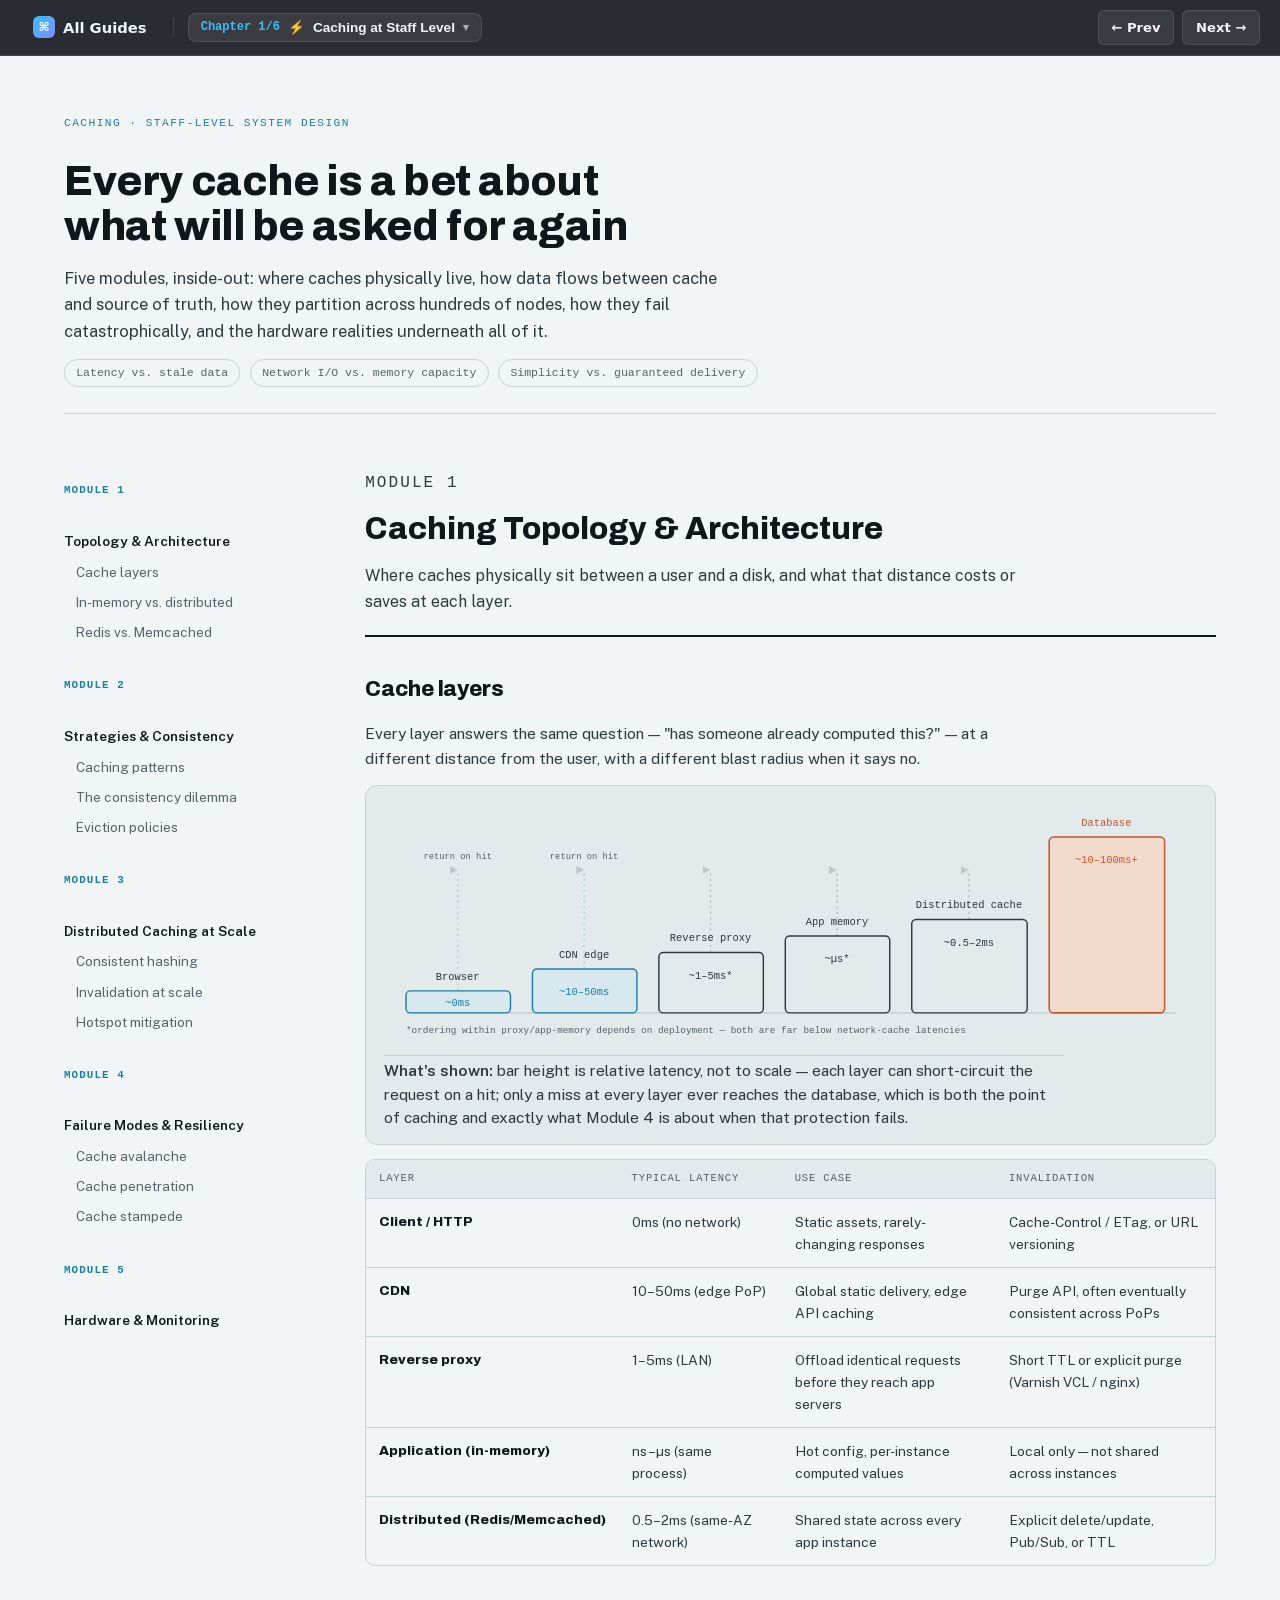
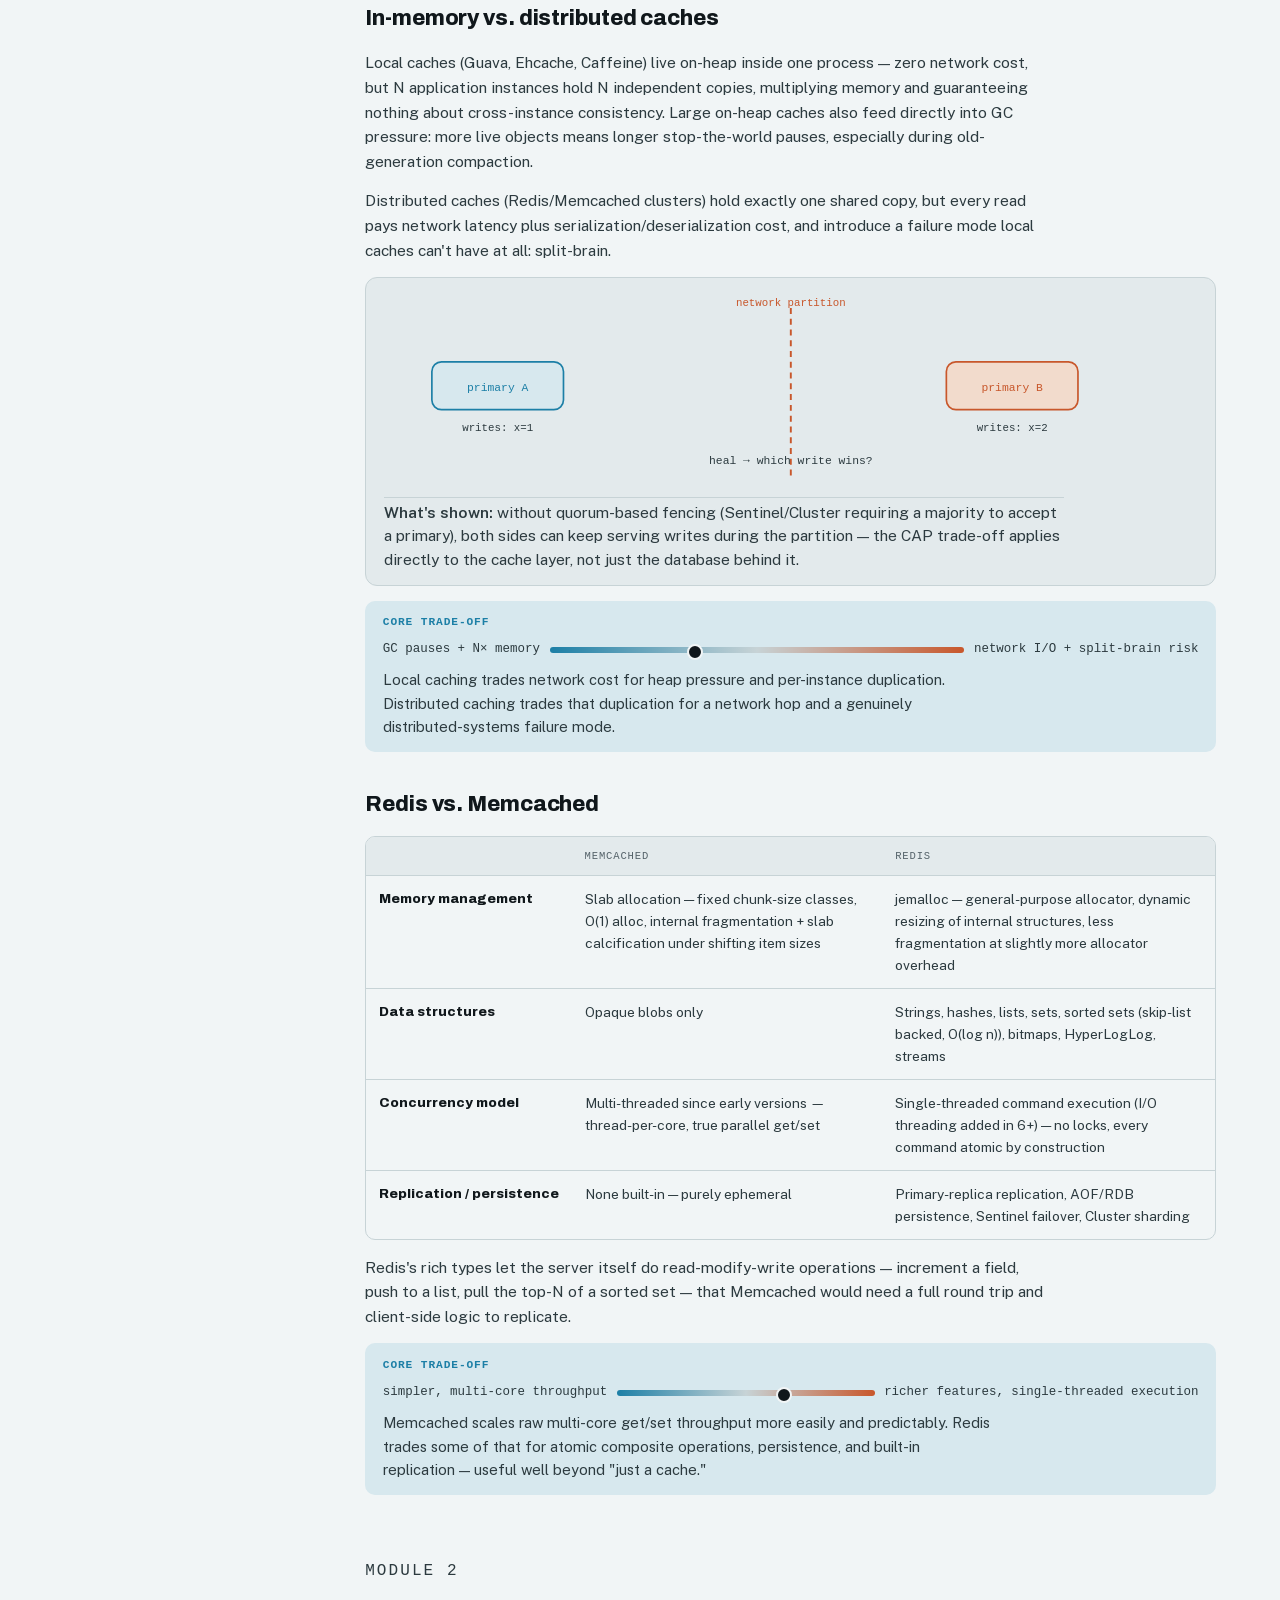
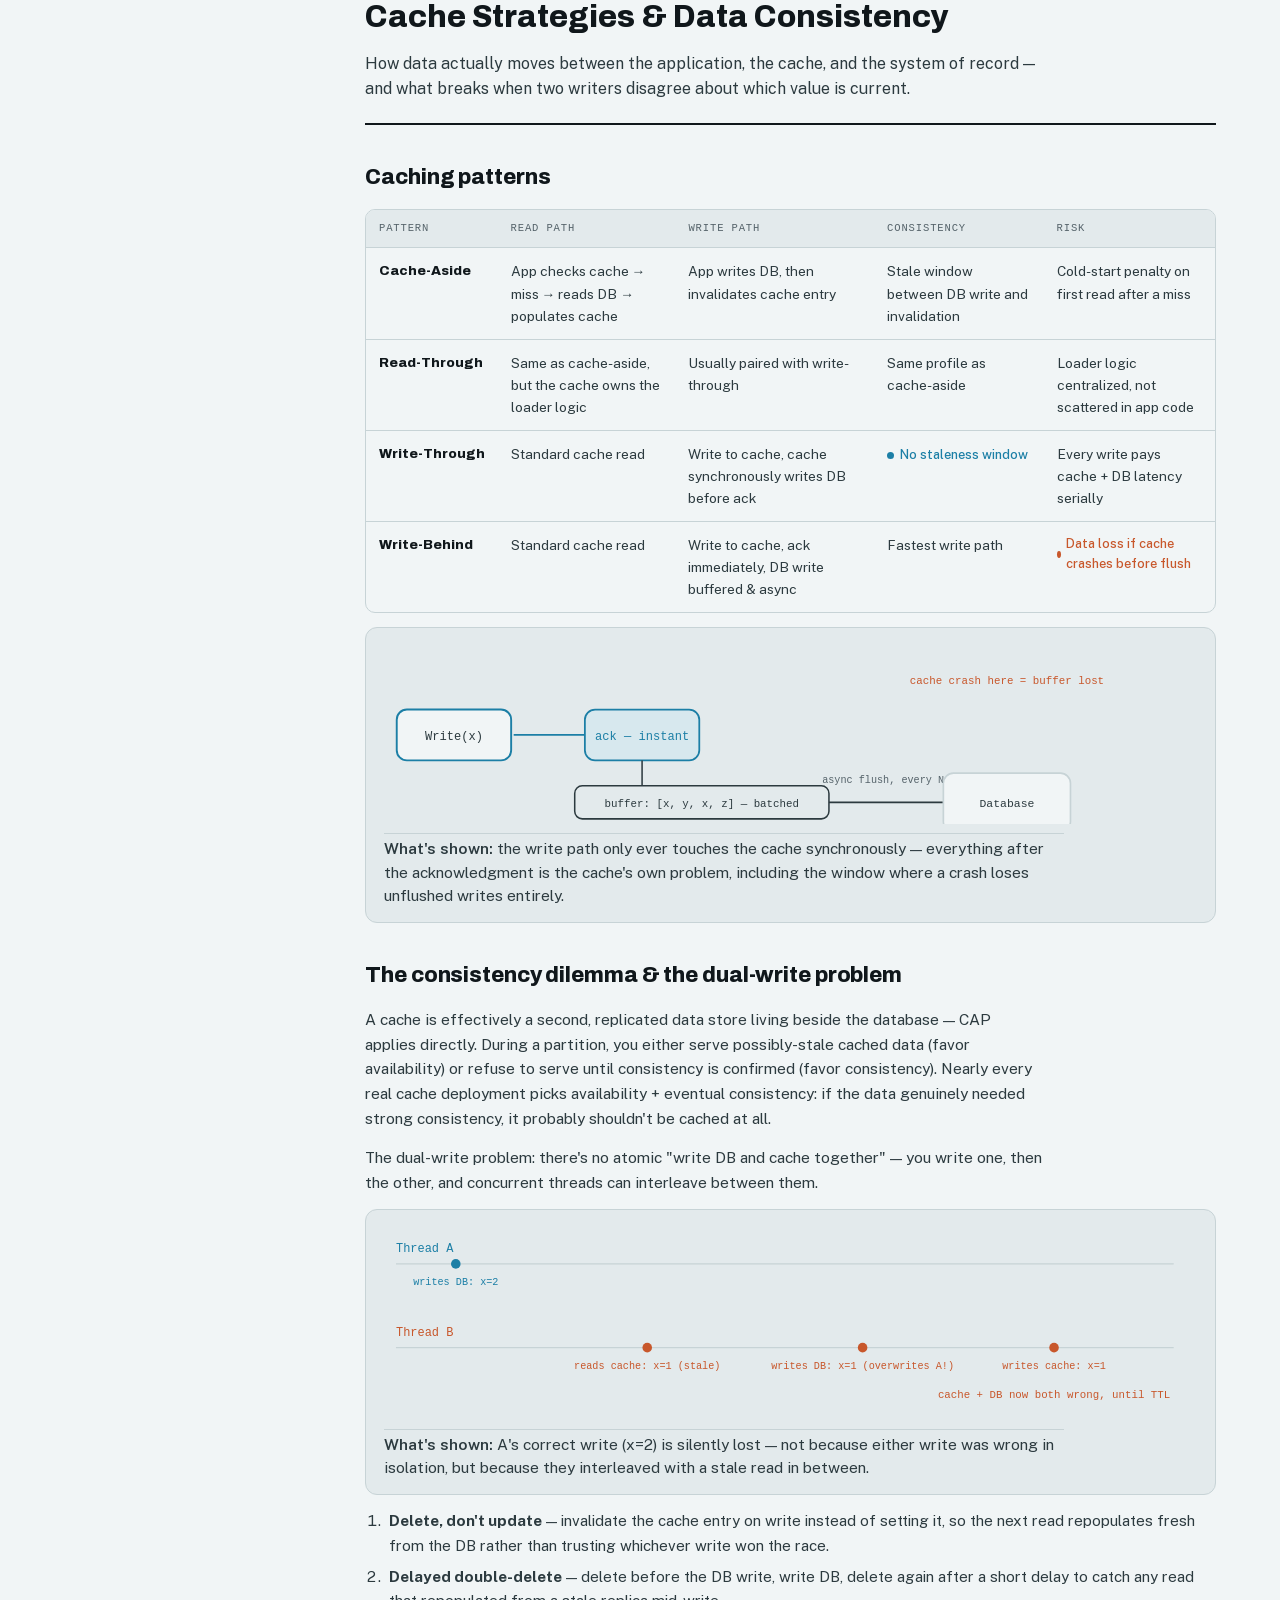
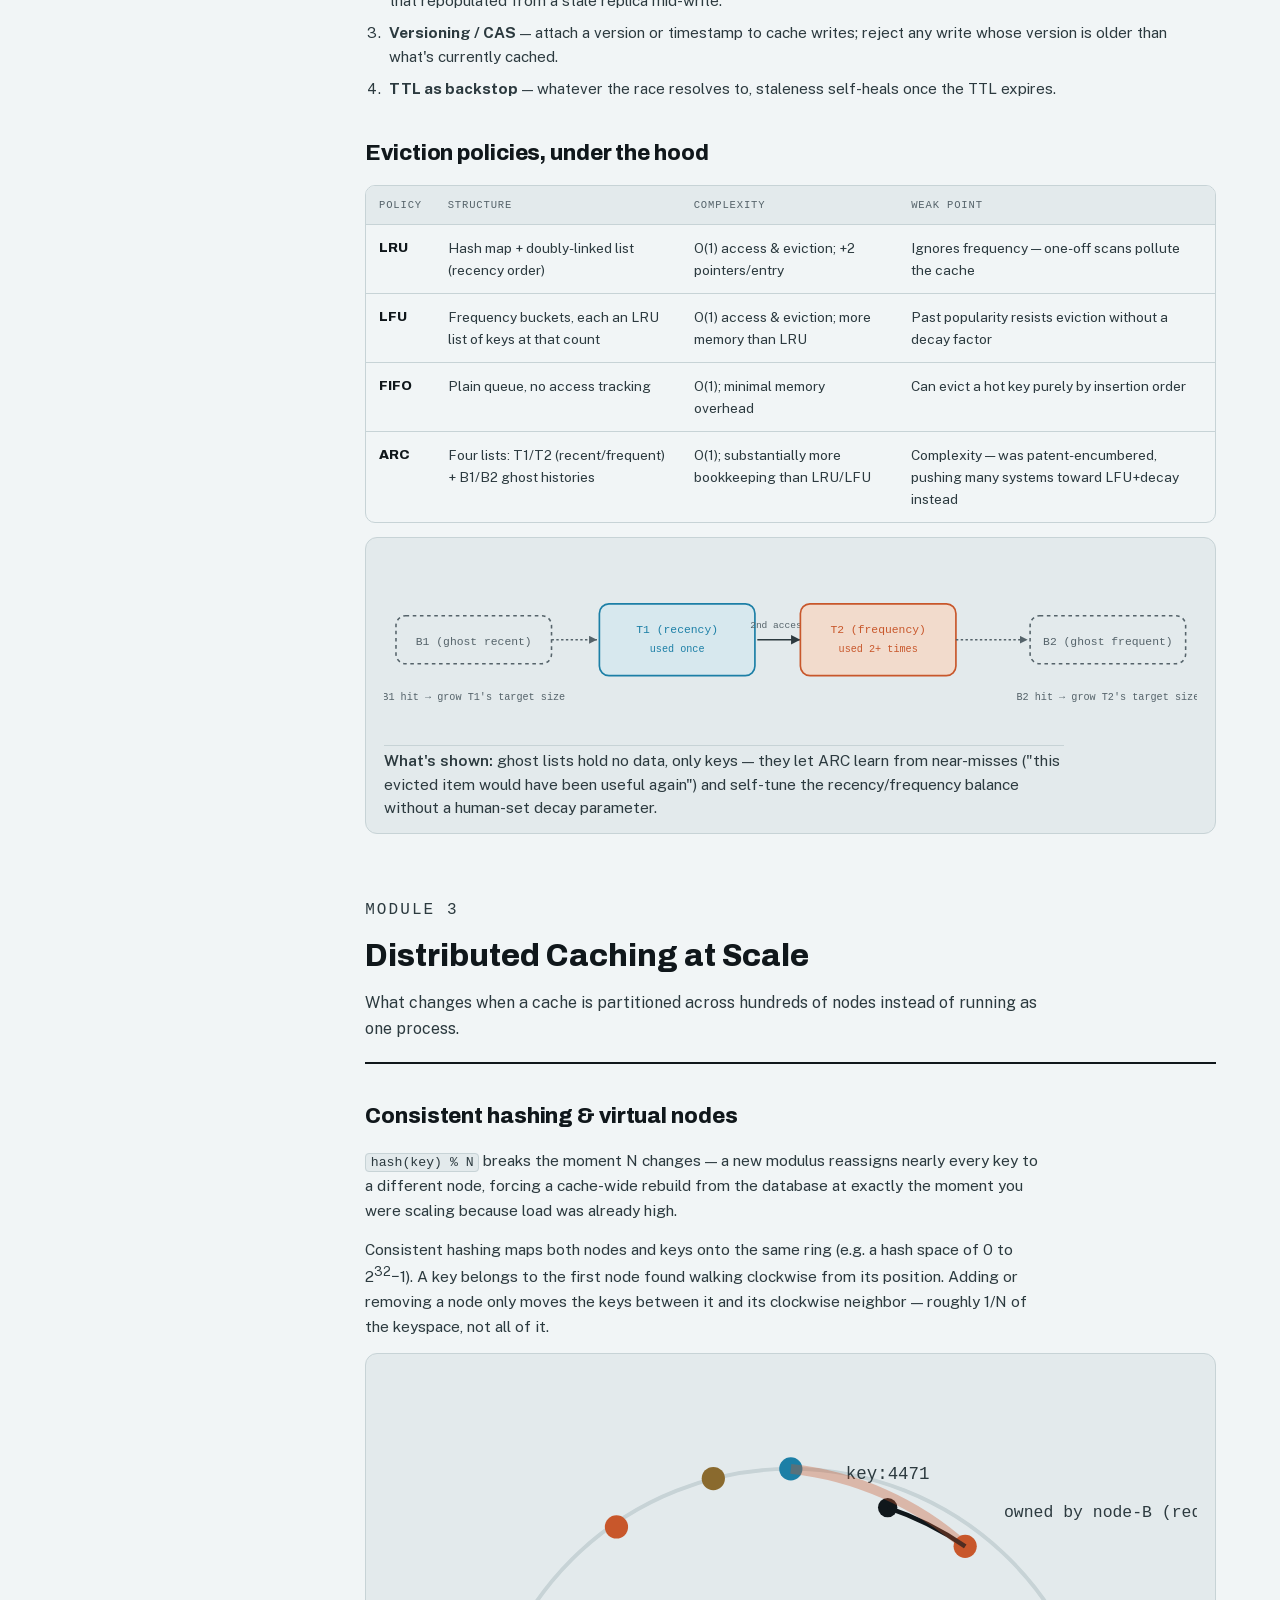
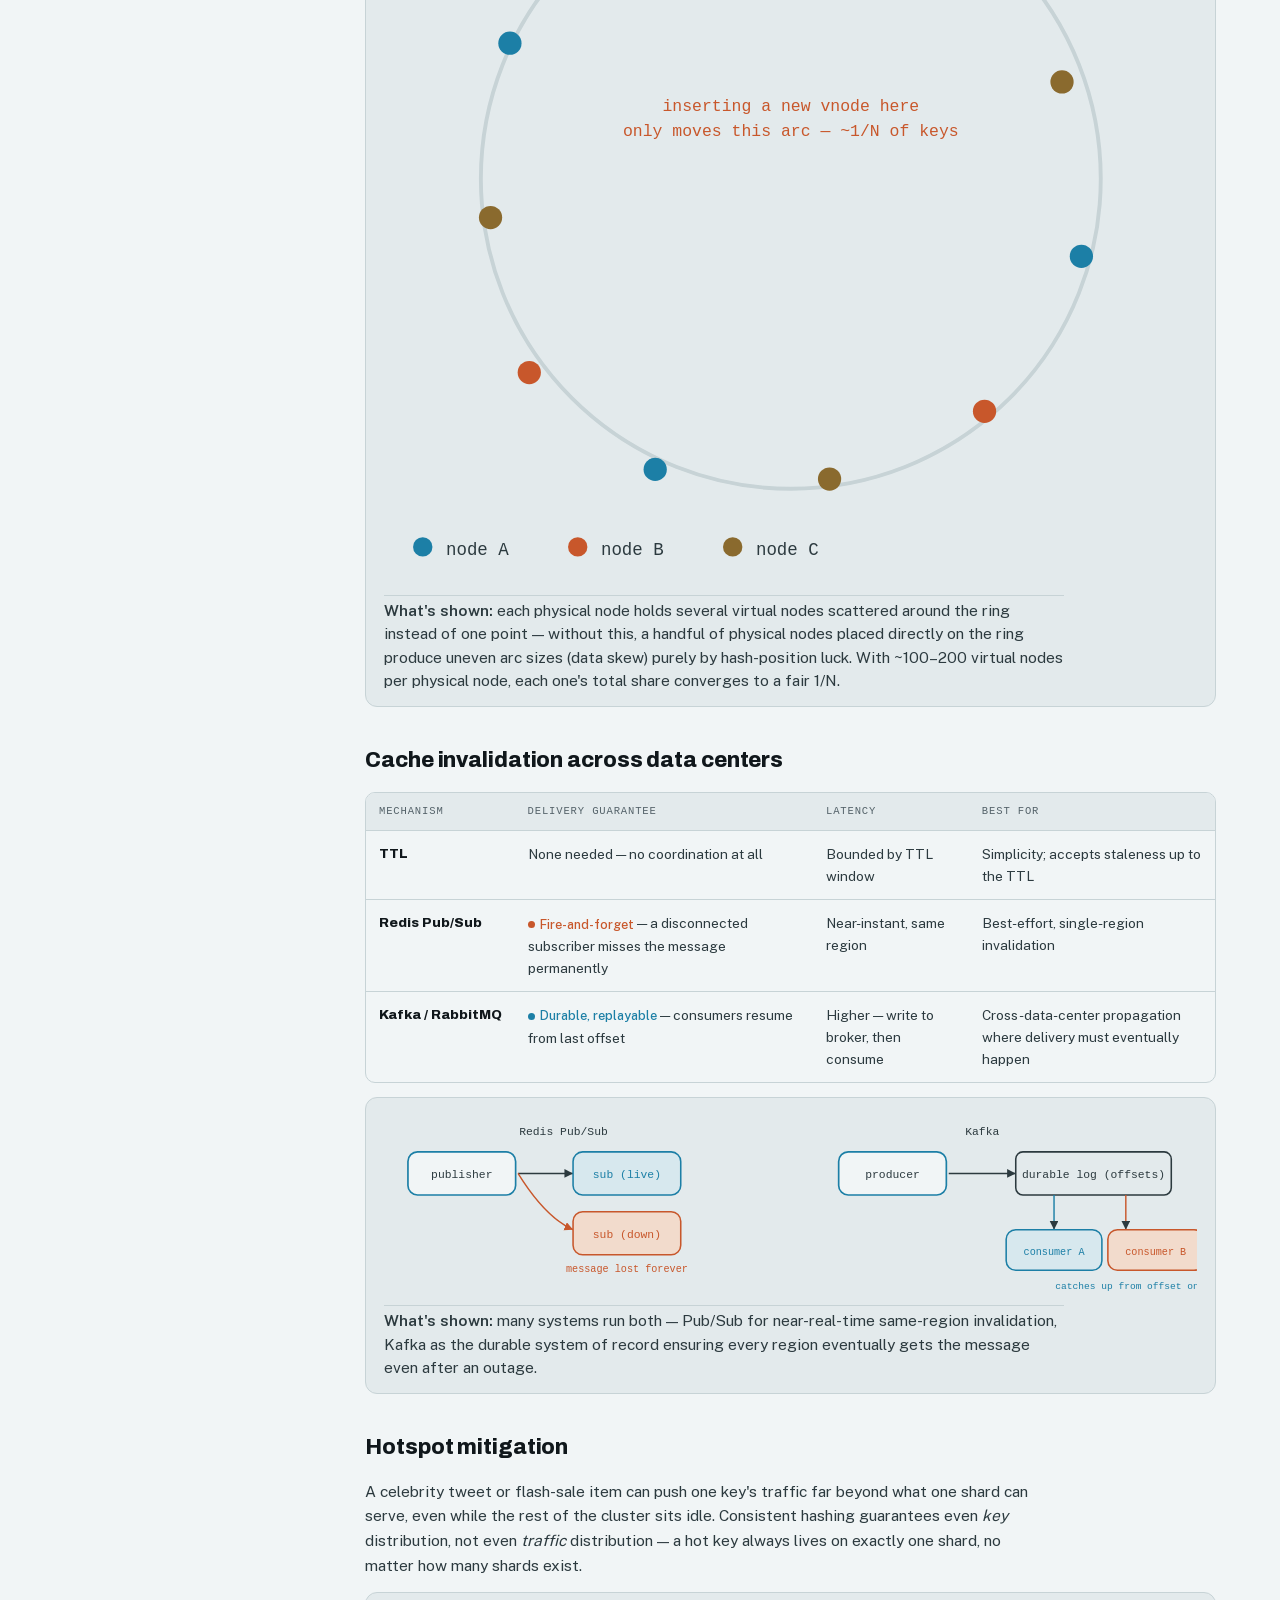
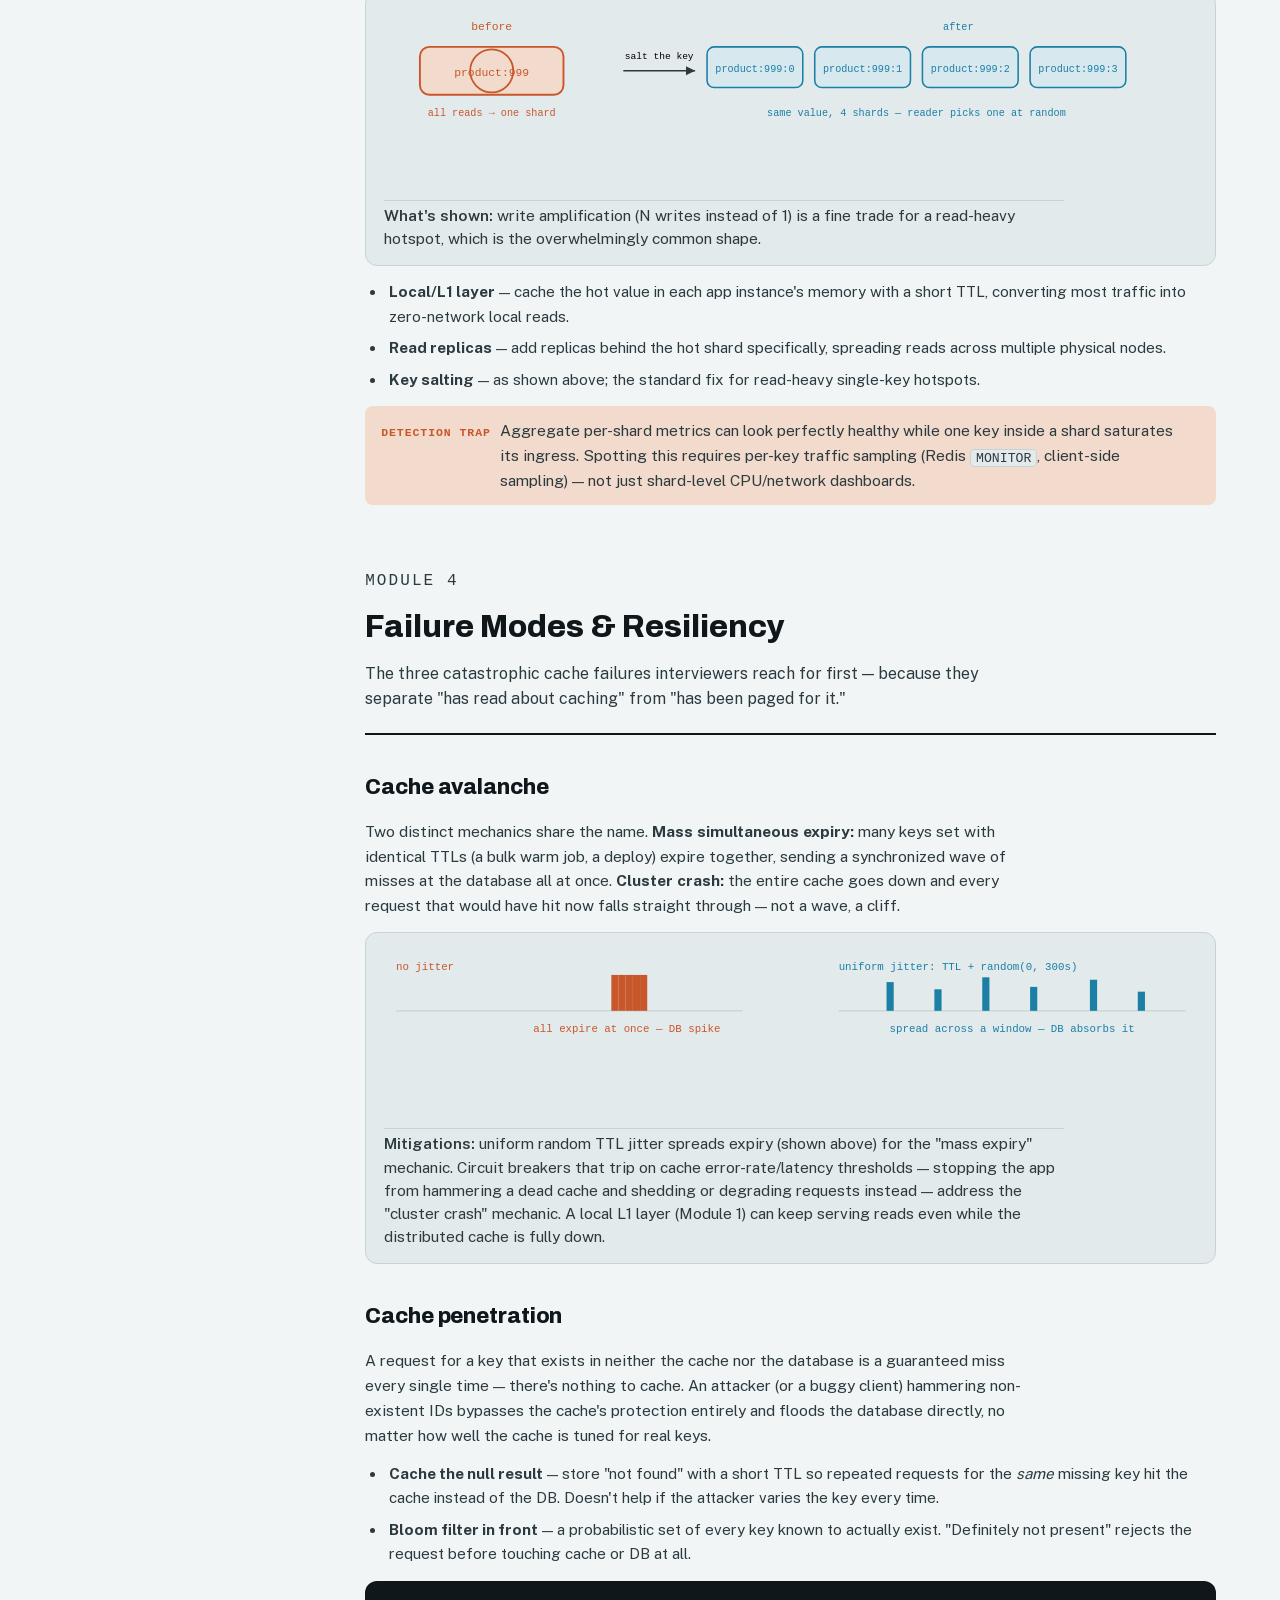
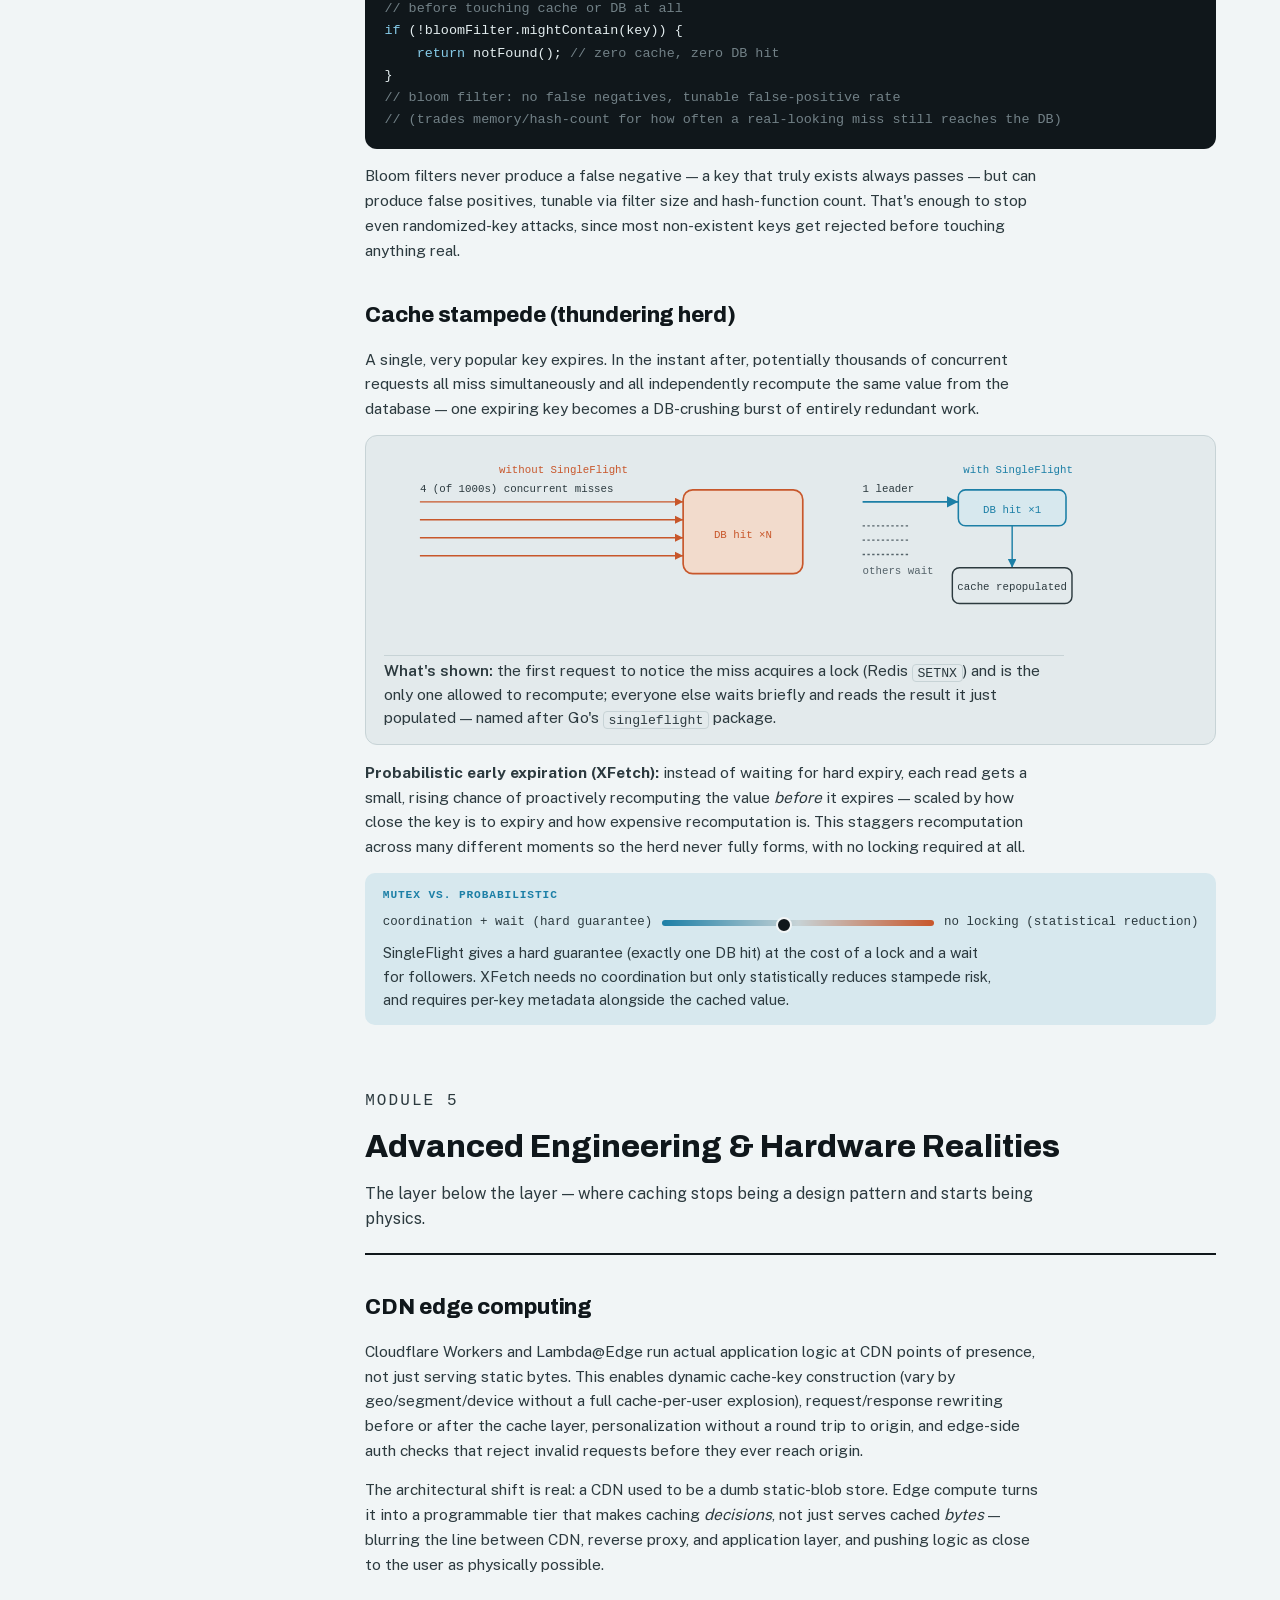
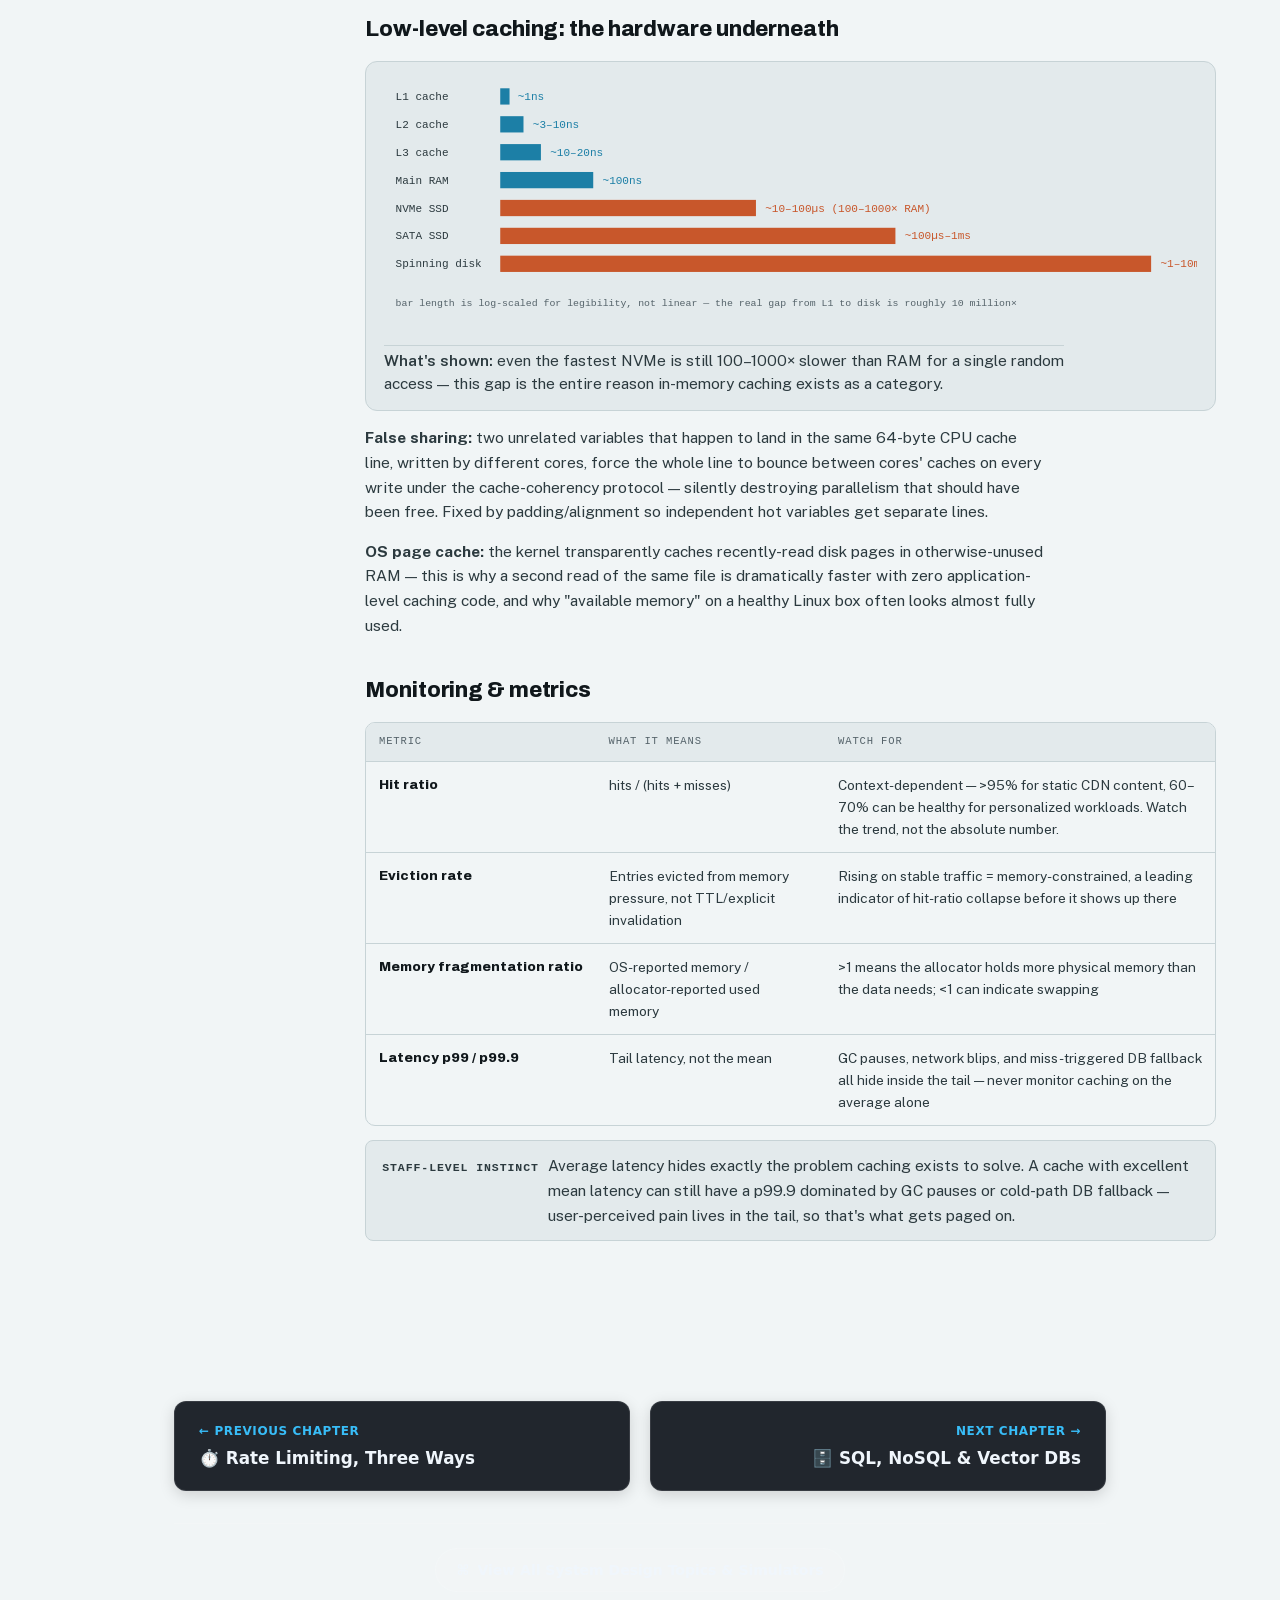
<file: Caching.html>
<!doctype html><html><head><meta charset=utf8><meta name=viewport content="width=device-width,initial-scale=1"><style>:root{color-scheme:light}body{margin:0;padding:0;font:14px -apple-system,BlinkMacSystemFont,sans-serif;background:#faf9f5;color:#141413}img{max-width:100%}</style>    <link rel="stylesheet" href="./nav.css">
    <script src="./nav.js" defer></script>
</head><body>
  <!-- ==================== UNIVERSAL PUBLICATION NAV ==================== -->
  <nav class="lsd-top-nav">
    <div class="lsd-nav-container">
      <div class="lsd-nav-left">
        <a href="./index.html" class="lsd-hub-link" title="Back to All Guides">
          <span class="lsd-hub-badge">⌘</span>
          <span>All Guides</span>
        </a>
        <span class="lsd-divider"></span>
        <button class="lsd-chapter-trigger" id="lsdChapterToggle" onclick="document.getElementById('lsdMenuOverlay').classList.toggle('active')" aria-label="Open chapters menu">
          <span class="lsd-chapter-num">Chapter 1/6</span>
          <span>⚡</span>
          <span class="lsd-chapter-name">Caching at Staff Level</span>
          <span style="font-size:0.7rem;opacity:0.6;">▾</span>
        </button>
      </div>

      <div class="lsd-nav-right">
        <a href="./ratelimiting.html" class="lsd-nav-btn" title="Previous: Rate Limiting, Three Ways (Alt + [)">← Prev</a>
        <a href="./DB.html" class="lsd-nav-btn" title="Next: SQL, NoSQL & Vector DBs (Alt + ])">Next →</a>
      </div>
    </div>
  </nav>

  <!-- Chapter Jump Modal / Dropdown -->
  <div class="lsd-menu-overlay" id="lsdMenuOverlay" onclick="if(event.target===this)this.classList.remove('active')">
    <div class="lsd-menu-panel">
      <div class="lsd-menu-header">
        <span class="lsd-menu-title">📚 System Design Field Guide — Chapters</span>
        <button class="lsd-menu-close" onclick="document.getElementById('lsdMenuOverlay').classList.remove('active')" aria-label="Close menu">&times;</button>
      </div>
      <div class="lsd-menu-list">
      <a href="./Caching.html" class="lsd-menu-item current">
        <div class="lsd-item-icon">⚡</div>
        <div class="lsd-item-info">
          <div class="lsd-item-title">
            <span>Caching at Staff Level</span>
            <span class="lsd-item-badge">Reading</span>
          </div>
          <div class="lsd-item-desc">Multi-tier caching, consistency, eviction, and stampede mitigation</div>
        </div>
        <span class="lsd-item-num">01</span>
      </a>
      <a href="./DB.html" class="lsd-menu-item">
        <div class="lsd-item-icon">🗄️</div>
        <div class="lsd-item-info">
          <div class="lsd-item-title">
            <span>SQL, NoSQL & Vector DBs</span>
            
          </div>
          <div class="lsd-item-desc">RDBMS, document, wide-column, graph, and vector search engines</div>
        </div>
        <span class="lsd-item-num">02</span>
      </a>
      <a href="./Docker&Kubernetes.html" class="lsd-menu-item">
        <div class="lsd-item-icon">🐳</div>
        <div class="lsd-item-info">
          <div class="lsd-item-title">
            <span>Docker & Kubernetes</span>
            
          </div>
          <div class="lsd-item-desc">Containers, layer caching, pods, self-healing, and orchestration</div>
        </div>
        <span class="lsd-item-num">03</span>
      </a>
      <a href="./Request_Journey.html" class="lsd-menu-item">
        <div class="lsd-item-icon">🌐</div>
        <div class="lsd-item-info">
          <div class="lsd-item-title">
            <span>The Request's Journey</span>
            
          </div>
          <div class="lsd-item-desc">DNS, CDN, Anycast, Proxies, Load Balancers, and API Gateways</div>
        </div>
        <span class="lsd-item-num">04</span>
      </a>
      <a href="./auth.html" class="lsd-menu-item">
        <div class="lsd-item-icon">🔐</div>
        <div class="lsd-item-info">
          <div class="lsd-item-title">
            <span>AuthN & AuthZ at Staff Level</span>
            
          </div>
          <div class="lsd-item-desc">OAuth 2.0, OIDC, JWT lifecycle, RBAC, ABAC, and Google Zanzibar</div>
        </div>
        <span class="lsd-item-num">05</span>
      </a>
      <a href="./ratelimiting.html" class="lsd-menu-item">
        <div class="lsd-item-icon">⏱️</div>
        <div class="lsd-item-info">
          <div class="lsd-item-title">
            <span>Rate Limiting, Three Ways</span>
            
          </div>
          <div class="lsd-item-desc">Fixed Window, Token Bucket, Leaky Bucket, and boundary bursts</div>
        </div>
        <span class="lsd-item-num">06</span>
      </a>
      </div>
    </div>
  </div>

<title>Caching at Staff Level</title>
<style>
  @font-face {
    font-family: 'Archivo'; font-style: normal; font-weight: 800; font-display: swap;
    src: url([data-uri]) format('woff2');
  }
  @font-face {
    font-family: 'Public Sans'; font-style: normal; font-weight: 400 700; font-display: swap;
    src: url([data-uri]) format('woff2');
  }

  :root {
    --ink: #10171B; --ink-soft: #2C3A3F; --paper: #F1F5F6; --panel: #E3EAEC;
    --slate: #55636A; --line: #C7D3D6;
    --fresh: #1C7FA6; --fresh-soft: #D7E8EE;
    --hot: #C8572B; --hot-soft: #F2DBCC;
    --font-display: 'Archivo', 'Arial Black', sans-serif;
    --font-body: 'Public Sans', -apple-system, BlinkMacSystemFont, 'Segoe UI', sans-serif;
    --font-mono: ui-monospace, 'SF Mono', Menlo, Consolas, monospace;
    color-scheme: light;
  }
  @media (prefers-color-scheme: dark) {
    :root {
      --ink: #E9F1F3; --ink-soft: #C2D0D3; --paper: #0C1114; --panel: #161D20;
      --slate: #869599; --line: #283337; --fresh: #4FB4D6; --fresh-soft: #163440;
      --hot: #E0834F; --hot-soft: #3A2516; color-scheme: dark;
    }
  }
  :root[data-theme="dark"] {
    --ink: #E9F1F3; --ink-soft: #C2D0D3; --paper: #0C1114; --panel: #161D20;
    --slate: #869599; --line: #283337; --fresh: #4FB4D6; --fresh-soft: #163440;
    --hot: #E0834F; --hot-soft: #3A2516; color-scheme: dark;
  }
  :root[data-theme="light"] {
    --ink: #10171B; --ink-soft: #2C3A3F; --paper: #F1F5F6; --panel: #E3EAEC;
    --slate: #55636A; --line: #C7D3D6; --fresh: #1C7FA6; --fresh-soft: #D7E8EE;
    --hot: #C8572B; --hot-soft: #F2DBCC; color-scheme: light;
  }

  * { box-sizing: border-box; }
  html, body { margin: 0; padding: 0; }
  body {
    background: var(--paper); color: var(--ink); font-family: var(--font-body);
    font-size: 16.5px; line-height: 1.6; -webkit-font-smoothing: antialiased;
    text-rendering: optimizeLegibility;
  }
  a { color: inherit; }
  .eyebrow {
    font-family: var(--font-mono); font-size: 0.7rem; letter-spacing: 0.13em;
    text-transform: uppercase; color: var(--fresh); font-weight: 500;
  }
  h1, h2, h3, h4 { font-family: var(--font-display); font-weight: 800; text-wrap: balance; margin: 0; color: var(--ink); }

  .shell {
    max-width: 1200px; margin: 0 auto; padding: clamp(1.5rem, 4vw, 3rem) 1.5rem 6rem;
    display: grid; grid-template-columns: 250px minmax(0, 1fr); gap: clamp(1.5rem, 4vw, 3.5rem);
    align-items: start;
  }

  .masthead {
    grid-column: 1 / -1; display: flex; flex-direction: column; gap: 0.9rem;
    padding-bottom: 1.6rem; border-bottom: 1px solid var(--line); margin-bottom: 0.4rem;
  }
  .masthead h1 { font-size: clamp(1.9rem, 4.4vw, 2.6rem); line-height: 1.1; letter-spacing: -0.01em; max-width: 24ch; }
  .masthead .dek { font-size: 1.04rem; color: var(--ink-soft); max-width: 68ch; margin: 0; }
  .masthead .roles { display: flex; gap: 0.6rem; flex-wrap: wrap; font-family: var(--font-mono); font-size: 0.72rem; }
  .role-chip { border: 1px solid var(--line); border-radius: 999px; padding: 0.25rem 0.7rem; color: var(--slate); }

  .sidebar {
    position: sticky; top: 1.3rem; align-self: start;
    max-height: calc(100vh - 2.6rem); overflow-y: auto;
    display: flex; flex-direction: column; gap: 1.3rem; padding-right: 0.4rem;
  }
  .sidebar .mod-group { display: flex; flex-direction: column; gap: 0.35rem; }
  .sidebar .mod-label {
    font-family: var(--font-mono); font-size: 0.68rem; letter-spacing: 0.1em; text-transform: uppercase;
    color: var(--fresh); font-weight: 600;
  }
  .sidebar .mod-title { font-size: 0.86rem; font-weight: 600; color: var(--ink); margin-bottom: 0.15rem; }
  .sidebar ul { list-style: none; margin: 0; padding: 0; display: flex; flex-direction: column; gap: 0.3rem; }
  .sidebar a {
    display: block; font-size: 0.84rem; color: var(--slate); text-decoration: none;
    padding: 0.12rem 0; border-left: 2px solid transparent; padding-left: 0.6rem;
  }
  .sidebar a:hover, .sidebar a:focus-visible { color: var(--fresh); border-left-color: var(--fresh); }

  .content { display: flex; flex-direction: column; gap: 4rem; min-width: 0; }

  .module { display: flex; flex-direction: column; gap: 2.2rem; scroll-margin-top: 1.2rem; }
  .module-head { display: flex; flex-direction: column; gap: 0.5rem; padding-bottom: 1.3rem; border-bottom: 2px solid var(--ink); }
  .module-head h2 { font-size: clamp(1.5rem, 3.2vw, 1.95rem); }
  .module-head p { margin: 0; color: var(--ink-soft); max-width: 68ch; font-size: 1rem; }

  .sub { display: flex; flex-direction: column; gap: 0.9rem; scroll-margin-top: 1.2rem; }
  .sub h3 { font-size: clamp(1.15rem, 2.4vw, 1.35rem); letter-spacing: -0.005em; }
  .sub p { margin: 0; color: var(--ink-soft); max-width: 68ch; font-size: 0.97rem; }
  .sub p code, li code, td code {
    font-family: var(--font-mono); font-size: 0.85em; background: var(--panel);
    border: 1px solid var(--line); border-radius: 4px; padding: 0.05em 0.35em;
  }
  .sub ol, .sub ul.plain { margin: 0; padding-left: 1.3rem; color: var(--ink-soft); font-size: 0.95rem; display: flex; flex-direction: column; gap: 0.45rem; }
  .sub ol li, .sub ul.plain li { padding-left: 0.2rem; }

  .diagram-frame {
    background: var(--panel); border: 1px solid var(--line); border-radius: 12px;
    padding: 1.1rem 1.1rem 0.9rem; display: flex; flex-direction: column; gap: 0.6rem;
  }
  .diagram-scroll { overflow-x: auto; }
  .diagram-scroll svg { display: block; width: 100%; height: auto; min-width: 560px; }
  .diagram-caption { font-size: 0.8rem; color: var(--slate); line-height: 1.5; padding-top: 0.2rem; border-top: 1px solid var(--line); margin-top: 0.1rem; }
  .diagram-caption b { color: var(--ink-soft); font-weight: 600; }

  .tradeoff { display: flex; flex-direction: column; gap: 0.5rem; background: var(--fresh-soft); border-radius: 10px; padding: 0.85rem 1.1rem; }
  .tradeoff .tag { font-family: var(--font-mono); font-size: 0.7rem; letter-spacing: 0.08em; text-transform: uppercase; color: var(--fresh); font-weight: 600; }
  .tradeoff .scale { display: flex; align-items: center; gap: 0.6rem; font-family: var(--font-mono); font-size: 0.78rem; color: var(--ink-soft); }
  .tradeoff .scale .bar { flex: 1; height: 6px; border-radius: 999px; background: linear-gradient(90deg, var(--fresh), var(--line) 50%, var(--hot)); position: relative; }
  .tradeoff .scale .bar::after { content: ""; position: absolute; top: -3px; width: 12px; height: 12px; border-radius: 50%; background: var(--ink); border: 2px solid var(--paper); left: var(--pos, 50%); transform: translateX(-50%); }
  .tradeoff p { margin: 0; color: var(--ink-soft); font-size: 0.92rem; }

  .pitfall { display: flex; gap: 0.6rem; align-items: baseline; background: var(--hot-soft); border-radius: 8px; padding: 0.75rem 1rem; font-size: 0.92rem; }
  .pitfall .tag { font-family: var(--font-mono); font-size: 0.72rem; letter-spacing: 0.08em; text-transform: uppercase; color: var(--hot); flex: none; font-weight: 600; }
  .pitfall p { margin: 0; color: var(--ink-soft); }

  .staff-answer { display: flex; gap: 0.6rem; align-items: baseline; background: var(--panel); border: 1px solid var(--line); border-radius: 8px; padding: 0.75rem 1rem; font-size: 0.92rem; }
  .staff-answer .tag { font-family: var(--font-mono); font-size: 0.72rem; letter-spacing: 0.08em; text-transform: uppercase; color: var(--ink-soft); flex: none; font-weight: 600; }
  .staff-answer p { margin: 0; color: var(--ink-soft); }

  .code-frame { background: var(--ink); border-radius: 12px; padding: 1.1rem 1.2rem; overflow-x: auto; }
  .code-frame pre { margin: 0; font-family: var(--font-mono); font-size: 0.84rem; line-height: 1.65; color: #E3EDEF; white-space: pre; }
  .code-frame .c-fresh { color: #86CBE8; }
  .code-frame .c-hot { color: #EFA87D; }
  .code-frame .c-comment { color: #728187; }
  .code-frame .c-str { color: #A9CDA0; }

  .table-scroll { overflow-x: auto; border: 1px solid var(--line); border-radius: 10px; }
  table { border-collapse: collapse; width: 100%; min-width: 620px; font-size: 0.86rem; }
  thead th {
    text-align: left; font-family: var(--font-mono); font-size: 0.66rem; letter-spacing: 0.08em;
    text-transform: uppercase; color: var(--slate); font-weight: 500; background: var(--panel);
    padding: 0.65rem 0.8rem; border-bottom: 1px solid var(--line); white-space: nowrap;
  }
  tbody td { padding: 0.75rem 0.8rem; border-bottom: 1px solid var(--line); vertical-align: top; color: var(--ink-soft); }
  tbody tr:last-child td { border-bottom: none; }
  tbody td.row-name { font-family: var(--font-display); font-weight: 800; font-size: 0.84rem; color: var(--ink); white-space: nowrap; }
  .chip { display: inline-flex; align-items: center; gap: 0.35rem; font-size: 0.8rem; font-weight: 500; }
  .chip::before { content: ""; width: 7px; height: 7px; border-radius: 50%; }
  .chip.good { color: var(--fresh); } .chip.good::before { background: var(--fresh); }
  .chip.bad { color: var(--hot); } .chip.bad::before { background: var(--hot); }
  .mono-label { font-family: var(--font-mono); }

  .deny-bounce { animation: bounceback 3s ease-in-out infinite; }
  @keyframes bounceback {
    0% { transform: translateX(0); opacity: 1; } 40% { transform: translateX(22px); opacity: 1; }
    55% { transform: translateX(4px); opacity: 1; } 75%, 100% { transform: translateX(-26px); opacity: 0; }
  }
  .step-pulse { opacity: 0.25; animation: steppulse 4.8s ease-in-out infinite; }
  @keyframes steppulse { 0%, 100% { opacity: 0.25; } 8% { opacity: 1; } 20% { opacity: 0.25; } }
  .blink { animation: blinkop 2.2s ease-in-out infinite; }
  @keyframes blinkop { 0%, 100% { opacity: 1; } 50% { opacity: 0.3; } }
  .drip { animation: drip 2s linear infinite; }
  @keyframes drip { 0% { transform: translateY(0); opacity: 0; } 15% { opacity: 1; } 85% { opacity: 1; } 100% { transform: translateY(20px); opacity: 0; } }
  .spin-slow { animation: spin 10s linear infinite; transform-origin: center; }
  @keyframes spin { to { transform: rotate(360deg); } }

  @media (prefers-reduced-motion: reduce) {
    .deny-bounce, .step-pulse, .blink, .drip, .spin-slow { animation: none; }
    .step-pulse { opacity: 0.7; }
  }

  @media (max-width: 880px) {
    .shell { grid-template-columns: 1fr; }
    .sidebar { position: static; max-height: none; overflow: visible; flex-direction: row; flex-wrap: wrap; gap: 0.7rem 1.2rem; }
    .sidebar .mod-group { flex: 1 1 220px; }
  }
</style>

<div class="shell">

  <header class="masthead">
    <p class="eyebrow">Caching &middot; staff-level system design</p>
    <h1>Every cache is a bet about what will be asked for again</h1>
    <p class="dek">Five modules, inside-out: where caches physically live, how data flows between cache and source of truth, how they partition across hundreds of nodes, how they fail catastrophically, and the hardware realities underneath all of it.</p>
    <div class="roles">
      <span class="role-chip">Latency vs. stale data</span>
      <span class="role-chip">Network I/O vs. memory capacity</span>
      <span class="role-chip">Simplicity vs. guaranteed delivery</span>
    </div>
  </header>

  <nav class="sidebar" aria-label="Module navigation">
    <div class="mod-group">
      <p class="mod-label">Module 1</p>
      <p class="mod-title">Topology &amp; Architecture</p>
      <ul>
        <li><a href="#m1-layers">Cache layers</a></li>
        <li><a href="#m1-local-vs-dist">In-memory vs. distributed</a></li>
        <li><a href="#m1-redis-memcached">Redis vs. Memcached</a></li>
      </ul>
    </div>
    <div class="mod-group">
      <p class="mod-label">Module 2</p>
      <p class="mod-title">Strategies &amp; Consistency</p>
      <ul>
        <li><a href="#m2-patterns">Caching patterns</a></li>
        <li><a href="#m2-dilemma">The consistency dilemma</a></li>
        <li><a href="#m2-eviction">Eviction policies</a></li>
      </ul>
    </div>
    <div class="mod-group">
      <p class="mod-label">Module 3</p>
      <p class="mod-title">Distributed Caching at Scale</p>
      <ul>
        <li><a href="#m3-consistent-hashing">Consistent hashing</a></li>
        <li><a href="#m3-invalidation">Invalidation at scale</a></li>
        <li><a href="#m3-hotspot">Hotspot mitigation</a></li>
      </ul>
    </div>
    <div class="mod-group">
      <p class="mod-label">Module 4</p>
      <p class="mod-title">Failure Modes &amp; Resiliency</p>
      <ul>
        <li><a href="#m4-avalanche">Cache avalanche</a></li>
        <li><a href="#m4-penetration">Cache penetration</a></li>
        <li><a href="#m4-stampede">Cache stampede</a></li>
      </ul>
    </div>
    <div class="mod-group">
      <p class="mod-label">Module 5</p>
      <p class="mod-title">Hardware &amp; Monitoring</p>
      <ul>
        <li><a href="#m5-edge">CDN edge computing</a></li>
        <li><a href="#m5-lowlevel">Low-level caching</a></li>
        <li><a href="#m5-metrics">Monitoring &amp; metrics</a></li>
      </ul>
    </div>
  </nav>

  <main class="content">

    <!-- ============ MODULE 1 ============ -->
    <section class="module" id="module-1">
      <div class="module-head">
        <p class="eyebrow">Module 1</p>
        <h2>Caching Topology &amp; Architecture</h2>
        <p>Where caches physically sit between a user and a disk, and what that distance costs or saves at each layer.</p>
      </div>

      <div class="sub" id="m1-layers">
        <h3>Cache layers</h3>
        <p>Every layer answers the same question &mdash; "has someone already computed this?" &mdash; at a different distance from the user, with a different blast radius when it says no.</p>
        <div class="diagram-frame">
          <div class="diagram-scroll">
            <svg viewBox="0 0 740 220" role="img" aria-labelledby="layers-title layers-desc">
              <title id="layers-title">Cache layers ordered by latency</title>
              <desc id="layers-desc">A request checks, in order, the browser cache, a CDN edge, a reverse proxy, in-process application memory, and a distributed cache, before finally falling through to the database. Each layer has a progressively higher latency bar, and each can terminate the request on a hit.</desc>
              <line x1="20" y1="190" x2="720" y2="190" stroke="var(--line)" stroke-width="1.5"/>
              <g font-family="var(--font-mono)" font-size="9.5" text-anchor="middle">
                <rect x="20" y="170" width="95" height="20" rx="4" fill="var(--fresh-soft)" stroke="var(--fresh)" stroke-width="1.3"/>
                <text x="67" y="160" fill="var(--ink-soft)">Browser</text>
                <text x="67" y="184" fill="var(--fresh)">~0ms</text>

                <rect x="135" y="150" width="95" height="40" rx="4" fill="var(--fresh-soft)" stroke="var(--fresh)" stroke-width="1.3"/>
                <text x="182" y="140" fill="var(--ink-soft)">CDN edge</text>
                <text x="182" y="174" fill="var(--fresh)">~10&ndash;50ms</text>

                <rect x="250" y="135" width="95" height="55" rx="4" fill="var(--panel)" stroke="var(--ink-soft)" stroke-width="1.3"/>
                <text x="297" y="125" fill="var(--ink-soft)">Reverse proxy</text>
                <text x="297" y="159" fill="var(--ink-soft)">~1&ndash;5ms*</text>

                <rect x="365" y="120" width="95" height="70" rx="4" fill="var(--panel)" stroke="var(--ink-soft)" stroke-width="1.3"/>
                <text x="412" y="110" fill="var(--ink-soft)">App memory</text>
                <text x="412" y="144" fill="var(--ink-soft)">~&micro;s*</text>

                <rect x="480" y="105" width="105" height="85" rx="4" fill="var(--panel)" stroke="var(--ink-soft)" stroke-width="1.3"/>
                <text x="532" y="95" fill="var(--ink-soft)">Distributed cache</text>
                <text x="532" y="129" fill="var(--ink-soft)">~0.5&ndash;2ms</text>

                <rect x="605" y="30" width="105" height="160" rx="4" fill="var(--hot-soft)" stroke="var(--hot)" stroke-width="1.4"/>
                <text x="657" y="20" fill="var(--hot)">Database</text>
                <text x="657" y="54" fill="var(--hot)">~10&ndash;100ms+</text>
              </g>
              <text x="20" y="208" font-family="var(--font-mono)" font-size="8.5" fill="var(--slate)">*ordering within proxy/app-memory depends on deployment &mdash; both are far below network-cache latencies</text>
              <g class="step-pulse" style="animation-delay:0s"><path d="M67 170 V60" stroke="var(--fresh)" stroke-width="1.2" stroke-dasharray="2 3" marker-end="url(#l1)"/></g>
              <g class="step-pulse" style="animation-delay:0.6s"><path d="M182 150 V60" stroke="var(--fresh)" stroke-width="1.2" stroke-dasharray="2 3" marker-end="url(#l1)"/></g>
              <g class="step-pulse" style="animation-delay:1.2s"><path d="M297 135 V60" stroke="var(--ink-soft)" stroke-width="1.2" stroke-dasharray="2 3" marker-end="url(#l1)"/></g>
              <g class="step-pulse" style="animation-delay:1.8s"><path d="M412 120 V60" stroke="var(--ink-soft)" stroke-width="1.2" stroke-dasharray="2 3" marker-end="url(#l1)"/></g>
              <g class="step-pulse" style="animation-delay:2.4s"><path d="M532 105 V60" stroke="var(--ink-soft)" stroke-width="1.2" stroke-dasharray="2 3" marker-end="url(#l1)"/></g>
              <text x="67" y="50" text-anchor="middle" font-family="var(--font-mono)" font-size="8" fill="var(--slate)">return on hit</text>
              <text x="182" y="50" text-anchor="middle" font-family="var(--font-mono)" font-size="8" fill="var(--slate)">return on hit</text>
              <defs><marker id="l1" markerWidth="8" markerHeight="8" refX="3" refY="6" orient="auto"><path d="M0,0 L3,6 L6,0 Z" fill="var(--slate)"/></marker></defs>
            </svg>
          </div>
          <p class="diagram-caption"><b>What's shown:</b> bar height is relative latency, not to scale &mdash; each layer can short-circuit the request on a hit; only a miss at every layer ever reaches the database, which is both the point of caching and exactly what Module 4 is about when that protection fails.</p>
        </div>
        <div class="table-scroll"><table>
          <thead><tr><th>Layer</th><th>Typical latency</th><th>Use case</th><th>Invalidation</th></tr></thead>
          <tbody>
            <tr><td class="row-name">Client / HTTP</td><td>0ms (no network)</td><td>Static assets, rarely-changing responses</td><td>Cache-Control / ETag, or URL versioning</td></tr>
            <tr><td class="row-name">CDN</td><td>10&ndash;50ms (edge PoP)</td><td>Global static delivery, edge API caching</td><td>Purge API, often eventually consistent across PoPs</td></tr>
            <tr><td class="row-name">Reverse proxy</td><td>1&ndash;5ms (LAN)</td><td>Offload identical requests before they reach app servers</td><td>Short TTL or explicit purge (Varnish VCL / nginx)</td></tr>
            <tr><td class="row-name">Application (in-memory)</td><td>ns&ndash;&micro;s (same process)</td><td>Hot config, per-instance computed values</td><td>Local only &mdash; not shared across instances</td></tr>
            <tr><td class="row-name">Distributed (Redis/Memcached)</td><td>0.5&ndash;2ms (same-AZ network)</td><td>Shared state across every app instance</td><td>Explicit delete/update, Pub/Sub, or TTL</td></tr>
          </tbody>
        </table></div>
      </div>

      <div class="sub" id="m1-local-vs-dist">
        <h3>In-memory vs. distributed caches</h3>
        <p>Local caches (Guava, Ehcache, Caffeine) live on-heap inside one process &mdash; zero network cost, but N application instances hold N independent copies, multiplying memory and guaranteeing nothing about cross-instance consistency. Large on-heap caches also feed directly into GC pressure: more live objects means longer stop-the-world pauses, especially during old-generation compaction.</p>
        <p>Distributed caches (Redis/Memcached clusters) hold exactly one shared copy, but every read pays network latency plus serialization/deserialization cost, and introduce a failure mode local caches can't have at all: split-brain.</p>
        <div class="diagram-frame">
          <div class="diagram-scroll">
            <svg viewBox="0 0 680 160" role="img" aria-labelledby="split-title split-desc">
              <title id="split-title">Split-brain during a network partition</title>
              <desc id="split-desc">A network partition separates a distributed cache cluster into two groups, each of which elects its own primary and accepts writes independently, causing data to diverge until the partition heals and the two versions must be reconciled.</desc>
              <line x1="340" y1="10" x2="340" y2="150" stroke="var(--hot)" stroke-width="1.6" stroke-dasharray="5 4"/>
              <text x="340" y="8" text-anchor="middle" font-family="var(--font-mono)" font-size="9" fill="var(--hot)">network partition</text>
              <g font-family="var(--font-mono)" font-size="9.5" text-anchor="middle">
                <rect x="40" y="55" width="110" height="40" rx="8" fill="var(--fresh-soft)" stroke="var(--fresh)" stroke-width="1.4"/>
                <text x="95" y="79" fill="var(--fresh)">primary A</text>
                <text x="95" y="113" fill="var(--ink-soft)" font-size="9">writes: x=1</text>

                <rect x="470" y="55" width="110" height="40" rx="8" fill="var(--hot-soft)" stroke="var(--hot)" stroke-width="1.4"/>
                <text x="525" y="79" fill="var(--hot)">primary B</text>
                <text x="525" y="113" fill="var(--ink-soft)" font-size="9">writes: x=2</text>
              </g>
              <text x="340" y="140" text-anchor="middle" font-family="var(--font-mono)" font-size="9.5" fill="var(--ink-soft)">heal &rarr; which write wins?</text>
            </svg>
          </div>
          <p class="diagram-caption"><b>What's shown:</b> without quorum-based fencing (Sentinel/Cluster requiring a majority to accept a primary), both sides can keep serving writes during the partition &mdash; the CAP trade-off applies directly to the cache layer, not just the database behind it.</p>
        </div>
        <div class="tradeoff">
          <span class="tag">Core trade-off</span>
          <div class="scale" style="--pos:35%"><span>GC pauses + N&times; memory</span><div class="bar"></div><span>network I/O + split-brain risk</span></div>
          <p>Local caching trades network cost for heap pressure and per-instance duplication. Distributed caching trades that duplication for a network hop and a genuinely distributed-systems failure mode.</p>
        </div>
      </div>

      <div class="sub" id="m1-redis-memcached">
        <h3>Redis vs. Memcached</h3>
        <div class="table-scroll"><table>
          <thead><tr><th></th><th>Memcached</th><th>Redis</th></tr></thead>
          <tbody>
            <tr><td class="row-name">Memory management</td><td>Slab allocation &mdash; fixed chunk-size classes, O(1) alloc, internal fragmentation + slab calcification under shifting item sizes</td><td>jemalloc &mdash; general-purpose allocator, dynamic resizing of internal structures, less fragmentation at slightly more allocator overhead</td></tr>
            <tr><td class="row-name">Data structures</td><td>Opaque blobs only</td><td>Strings, hashes, lists, sets, sorted sets (skip-list backed, O(log n)), bitmaps, HyperLogLog, streams</td></tr>
            <tr><td class="row-name">Concurrency model</td><td>Multi-threaded since early versions &mdash; thread-per-core, true parallel get/set</td><td>Single-threaded command execution (I/O threading added in 6+) &mdash; no locks, every command atomic by construction</td></tr>
            <tr><td class="row-name">Replication / persistence</td><td>None built-in &mdash; purely ephemeral</td><td>Primary-replica replication, AOF/RDB persistence, Sentinel failover, Cluster sharding</td></tr>
          </tbody>
        </table></div>
        <p>Redis's rich types let the server itself do read-modify-write operations &mdash; increment a field, push to a list, pull the top-N of a sorted set &mdash; that Memcached would need a full round trip and client-side logic to replicate.</p>
        <div class="tradeoff">
          <span class="tag">Core trade-off</span>
          <div class="scale" style="--pos:65%"><span>simpler, multi-core throughput</span><div class="bar"></div><span>richer features, single-threaded execution</span></div>
          <p>Memcached scales raw multi-core get/set throughput more easily and predictably. Redis trades some of that for atomic composite operations, persistence, and built-in replication &mdash; useful well beyond "just a cache."</p>
        </div>
      </div>
    </section>

    <!-- ============ MODULE 2 ============ -->
    <section class="module" id="module-2">
      <div class="module-head">
        <p class="eyebrow">Module 2</p>
        <h2>Cache Strategies &amp; Data Consistency</h2>
        <p>How data actually moves between the application, the cache, and the system of record &mdash; and what breaks when two writers disagree about which value is current.</p>
      </div>

      <div class="sub" id="m2-patterns">
        <h3>Caching patterns</h3>
        <div class="table-scroll"><table>
          <thead><tr><th>Pattern</th><th>Read path</th><th>Write path</th><th>Consistency</th><th>Risk</th></tr></thead>
          <tbody>
            <tr><td class="row-name">Cache-Aside</td><td>App checks cache &rarr; miss &rarr; reads DB &rarr; populates cache</td><td>App writes DB, then invalidates cache entry</td><td>Stale window between DB write and invalidation</td><td>Cold-start penalty on first read after a miss</td></tr>
            <tr><td class="row-name">Read-Through</td><td>Same as cache-aside, but the cache owns the loader logic</td><td>Usually paired with write-through</td><td>Same profile as cache-aside</td><td>Loader logic centralized, not scattered in app code</td></tr>
            <tr><td class="row-name">Write-Through</td><td>Standard cache read</td><td>Write to cache, cache synchronously writes DB before ack</td><td><span class="chip good">No staleness window</span></td><td>Every write pays cache + DB latency serially</td></tr>
            <tr><td class="row-name">Write-Behind</td><td>Standard cache read</td><td>Write to cache, ack immediately, DB write buffered &amp; async</td><td>Fastest write path</td><td><span class="chip bad">Data loss if cache crashes before flush</span></td></tr>
          </tbody>
        </table></div>
        <div class="diagram-frame">
          <div class="diagram-scroll">
            <svg viewBox="0 0 640 140" role="img" aria-labelledby="wb-title wb-desc">
              <title id="wb-title">Write-behind buffered flush</title>
              <desc id="wb-desc">A write is acknowledged immediately by the cache, then queued in an in-memory buffer that batches multiple writes before asynchronously flushing them to the database, with the risk that buffered writes are lost if the cache crashes before the flush completes.</desc>
              <g font-family="var(--font-mono)" font-size="9.5" text-anchor="middle">
                <rect x="10" y="50" width="90" height="40" rx="8" fill="var(--paper)" stroke="var(--fresh)" stroke-width="1.5"/>
                <text x="55" y="74" fill="var(--ink-soft)">Write(x)</text>
                <path d="M102 70 H158" stroke="var(--fresh)" stroke-width="1.4" marker-end="url(#wbA)"/>
                <rect x="158" y="50" width="90" height="40" rx="8" fill="var(--fresh-soft)" stroke="var(--fresh)" stroke-width="1.4"/>
                <text x="203" y="74" fill="var(--fresh)">ack &mdash; instant</text>
              </g>
              <path d="M203 90 V110" stroke="var(--ink-soft)" stroke-width="1.2" marker-end="url(#wbB)"/>
              <rect x="150" y="110" width="200" height="26" rx="6" fill="var(--panel)" stroke="var(--ink-soft)" stroke-width="1.2"/>
              <text x="250" y="127" text-anchor="middle" font-family="var(--font-mono)" font-size="8.5" fill="var(--ink-soft)">buffer: [x, y, x, z] &mdash; batched</text>
              <path d="M350 123 H440" stroke="var(--ink-soft)" stroke-width="1.3" marker-end="url(#wbB)"/>
              <text x="395" y="108" text-anchor="middle" font-family="var(--font-mono)" font-size="8" fill="var(--slate)">async flush, every Ns</text>
              <rect x="440" y="100" width="100" height="46" rx="8" fill="var(--paper)" stroke="var(--line)" stroke-width="1.3"/>
              <text x="490" y="127" text-anchor="middle" font-family="var(--font-mono)" font-size="9" fill="var(--ink-soft)">Database</text>
              <g class="deny-bounce">
                <text x="490" y="30" text-anchor="middle" font-family="var(--font-mono)" font-size="8.5" fill="var(--hot)">cache crash here = buffer lost</text>
              </g>
            </svg>
          </div>
          <p class="diagram-caption"><b>What's shown:</b> the write path only ever touches the cache synchronously &mdash; everything after the acknowledgment is the cache's own problem, including the window where a crash loses unflushed writes entirely.</p>
        </div>
      </div>

      <div class="sub" id="m2-dilemma">
        <h3>The consistency dilemma &amp; the dual-write problem</h3>
        <p>A cache is effectively a second, replicated data store living beside the database &mdash; CAP applies directly. During a partition, you either serve possibly-stale cached data (favor availability) or refuse to serve until consistency is confirmed (favor consistency). Nearly every real cache deployment picks availability + eventual consistency: if the data genuinely needed strong consistency, it probably shouldn't be cached at all.</p>
        <p>The dual-write problem: there's no atomic "write DB and cache together" &mdash; you write one, then the other, and concurrent threads can interleave between them.</p>
        <div class="diagram-frame">
          <div class="diagram-scroll">
            <svg viewBox="0 0 680 160" role="img" aria-labelledby="race-title race-desc">
              <title id="race-title">Dual-write race condition between two threads</title>
              <desc id="race-desc">Thread A writes a new value to the database. Before the cache is updated, Thread B reads the still-stale cache value, computes a new value from it, writes that to the database overwriting Thread A's write, and also updates the cache with its own stale-derived value, leaving the cache permanently diverged from the correct value.</desc>
              <text x="10" y="20" font-family="var(--font-mono)" font-size="10" fill="var(--fresh)">Thread A</text>
              <line x1="10" y1="30" x2="660" y2="30" stroke="var(--line)" stroke-width="1"/>
              <text x="10" y="90" font-family="var(--font-mono)" font-size="10" fill="var(--hot)">Thread B</text>
              <line x1="10" y1="100" x2="660" y2="100" stroke="var(--line)" stroke-width="1"/>

              <circle cx="60" cy="30" r="4" fill="var(--fresh)"/>
              <text x="60" y="48" text-anchor="middle" font-family="var(--font-mono)" font-size="8.5" fill="var(--fresh)">writes DB: x=2</text>

              <circle cx="220" cy="100" r="4" fill="var(--hot)"/>
              <text x="220" y="118" text-anchor="middle" font-family="var(--font-mono)" font-size="8.5" fill="var(--hot)">reads cache: x=1 (stale)</text>

              <circle cx="400" cy="100" r="4" fill="var(--hot)"/>
              <text x="400" y="118" text-anchor="middle" font-family="var(--font-mono)" font-size="8.5" fill="var(--hot)">writes DB: x=1 (overwrites A!)</text>

              <g class="deny-bounce">
                <circle cx="560" cy="100" r="4" fill="var(--hot)"/>
                <text x="560" y="118" text-anchor="middle" font-family="var(--font-mono)" font-size="8.5" fill="var(--hot)">writes cache: x=1</text>
              </g>
              <text x="560" y="142" text-anchor="middle" font-family="var(--font-mono)" font-size="9" fill="var(--hot)">cache + DB now both wrong, until TTL</text>
            </svg>
          </div>
          <p class="diagram-caption"><b>What's shown:</b> A's correct write (x=2) is silently lost &mdash; not because either write was wrong in isolation, but because they interleaved with a stale read in between.</p>
        </div>
        <ol>
          <li><b>Delete, don't update</b> &mdash; invalidate the cache entry on write instead of setting it, so the next read repopulates fresh from the DB rather than trusting whichever write won the race.</li>
          <li><b>Delayed double-delete</b> &mdash; delete before the DB write, write DB, delete again after a short delay to catch any read that repopulated from a stale replica mid-write.</li>
          <li><b>Versioning / CAS</b> &mdash; attach a version or timestamp to cache writes; reject any write whose version is older than what's currently cached.</li>
          <li><b>TTL as backstop</b> &mdash; whatever the race resolves to, staleness self-heals once the TTL expires.</li>
        </ol>
      </div>

      <div class="sub" id="m2-eviction">
        <h3>Eviction policies, under the hood</h3>
        <div class="table-scroll"><table>
          <thead><tr><th>Policy</th><th>Structure</th><th>Complexity</th><th>Weak point</th></tr></thead>
          <tbody>
            <tr><td class="row-name">LRU</td><td>Hash map + doubly-linked list (recency order)</td><td>O(1) access &amp; eviction; +2 pointers/entry</td><td>Ignores frequency &mdash; one-off scans pollute the cache</td></tr>
            <tr><td class="row-name">LFU</td><td>Frequency buckets, each an LRU list of keys at that count</td><td>O(1) access &amp; eviction; more memory than LRU</td><td>Past popularity resists eviction without a decay factor</td></tr>
            <tr><td class="row-name">FIFO</td><td>Plain queue, no access tracking</td><td>O(1); minimal memory overhead</td><td>Can evict a hot key purely by insertion order</td></tr>
            <tr><td class="row-name">ARC</td><td>Four lists: T1/T2 (recent/frequent) + B1/B2 ghost histories</td><td>O(1); substantially more bookkeeping than LRU/LFU</td><td>Complexity &mdash; was patent-encumbered, pushing many systems toward LFU+decay instead</td></tr>
          </tbody>
        </table></div>
        <div class="diagram-frame">
          <div class="diagram-scroll">
            <svg viewBox="0 0 680 150" role="img" aria-labelledby="arc-title arc-desc">
              <title id="arc-title">ARC's four-list structure</title>
              <desc id="arc-desc">ARC maintains a ghost list of recently evicted recency entries, a recency list of items used once, a frequency list of items used at least twice, and a ghost list of recently evicted frequency entries. Hits in either ghost list shift the target size balance between the recency and frequency lists.</desc>
              <g font-family="var(--font-mono)" font-size="9.5" text-anchor="middle">
                <rect x="10" y="50" width="130" height="40" rx="8" fill="none" stroke="var(--slate)" stroke-width="1.3" stroke-dasharray="3 3"/>
                <text x="75" y="74" fill="var(--slate)">B1 (ghost recent)</text>
                <rect x="180" y="40" width="130" height="60" rx="8" fill="var(--fresh-soft)" stroke="var(--fresh)" stroke-width="1.4"/>
                <text x="245" y="64" fill="var(--fresh)">T1 (recency)</text>
                <text x="245" y="80" fill="var(--fresh)" font-size="8.5">used once</text>
                <path d="M312 70 H348" stroke="var(--ink-soft)" stroke-width="1.3" marker-end="url(#arcA)"/>
                <text x="330" y="60" fill="var(--slate)" font-size="8">2nd access</text>
                <rect x="348" y="40" width="130" height="60" rx="8" fill="var(--hot-soft)" stroke="var(--hot)" stroke-width="1.4"/>
                <text x="413" y="64" fill="var(--hot)">T2 (frequency)</text>
                <text x="413" y="80" fill="var(--hot)" font-size="8.5">used 2+ times</text>
                <rect x="540" y="50" width="130" height="40" rx="8" fill="none" stroke="var(--slate)" stroke-width="1.3" stroke-dasharray="3 3"/>
                <text x="605" y="74" fill="var(--slate)">B2 (ghost frequent)</text>
              </g>
              <path d="M140 70 H178" stroke="var(--slate)" stroke-width="1.1" stroke-dasharray="2 2" marker-end="url(#arcB)"/>
              <path d="M478 70 H538" stroke="var(--slate)" stroke-width="1.1" stroke-dasharray="2 2" marker-end="url(#arcB)"/>
              <text x="75" y="120" text-anchor="middle" font-family="var(--font-mono)" font-size="8.5" fill="var(--slate)">B1 hit &rarr; grow T1's target size</text>
              <text x="605" y="120" text-anchor="middle" font-family="var(--font-mono)" font-size="8.5" fill="var(--slate)">B2 hit &rarr; grow T2's target size</text>
              <defs>
                <marker id="arcA" markerWidth="8" markerHeight="8" refX="6" refY="3" orient="auto"><path d="M0,0 L6,3 L0,6 Z" fill="var(--ink-soft)"/></marker>
                <marker id="arcB" markerWidth="8" markerHeight="8" refX="6" refY="3" orient="auto"><path d="M0,0 L6,3 L0,6 Z" fill="var(--slate)"/></marker>
              </defs>
            </svg>
          </div>
          <p class="diagram-caption"><b>What's shown:</b> ghost lists hold no data, only keys &mdash; they let ARC learn from near-misses ("this evicted item would have been useful again") and self-tune the recency/frequency balance without a human-set decay parameter.</p>
        </div>
      </div>
    </section>

    <!-- ============ MODULE 3 ============ -->
    <section class="module" id="module-3">
      <div class="module-head">
        <p class="eyebrow">Module 3</p>
        <h2>Distributed Caching at Scale</h2>
        <p>What changes when a cache is partitioned across hundreds of nodes instead of running as one process.</p>
      </div>

      <div class="sub" id="m3-consistent-hashing">
        <h3>Consistent hashing &amp; virtual nodes</h3>
        <p><code>hash(key) % N</code> breaks the moment N changes &mdash; a new modulus reassigns nearly every key to a different node, forcing a cache-wide rebuild from the database at exactly the moment you were scaling because load was already high.</p>
        <p>Consistent hashing maps both nodes and keys onto the same ring (e.g. a hash space of 0 to 2<sup>32</sup>&minus;1). A key belongs to the first node found walking clockwise from its position. Adding or removing a node only moves the keys between it and its clockwise neighbor &mdash; roughly 1/N of the keyspace, not all of it.</p>
        <div class="diagram-frame">
          <div class="diagram-scroll">
            <svg viewBox="0 0 420 420" role="img" aria-labelledby="ring-title ring-desc">
              <title id="ring-title">Consistent hash ring with virtual nodes</title>
              <desc id="ring-desc">Three physical nodes are each represented by multiple virtual nodes scattered around a hash ring, giving each physical node a fair, evenly distributed share of the keyspace. A key is owned by the next node found walking clockwise from its position on the ring. Adding a new node only reassigns the small arc immediately counterclockwise of it.</desc>
              <circle cx="210" cy="210" r="160" fill="none" stroke="var(--line)" stroke-width="2"/>
              <g font-family="var(--font-mono)" font-size="8.5">
                <!-- virtual nodes, 3 colors -->
                <circle cx="210" cy="50" r="6" fill="var(--fresh)"/>
                <circle cx="300" cy="90" r="6" fill="var(--hot)"/>
                <circle cx="350" cy="160" r="6" fill="#8A6A2E"/>
                <circle cx="360" cy="250" r="6" fill="var(--fresh)"/>
                <circle cx="310" cy="330" r="6" fill="var(--hot)"/>
                <circle cx="230" cy="365" r="6" fill="#8A6A2E"/>
                <circle cx="140" cy="360" r="6" fill="var(--fresh)"/>
                <circle cx="75" cy="310" r="6" fill="var(--hot)"/>
                <circle cx="55" cy="230" r="6" fill="#8A6A2E"/>
                <circle cx="65" cy="140" r="6" fill="var(--fresh)"/>
                <circle cx="120" cy="80" r="6" fill="var(--hot)"/>
                <circle cx="170" cy="55" r="6" fill="#8A6A2E"/>
              </g>
              <!-- a key, and its clockwise owner highlighted -->
              <circle cx="260" cy="70" r="5" fill="var(--ink)"/>
              <text x="260" y="55" text-anchor="middle" font-family="var(--font-mono)" font-size="9" fill="var(--ink-soft)">key:4471</text>
              <path d="M260 70 A160 160 0 0 1 300 90" fill="none" stroke="var(--ink)" stroke-width="2.4"/>
              <text x="320" y="75" font-family="var(--font-mono)" font-size="8.5" fill="var(--ink-soft)">owned by node-B (red)</text>

              <!-- callout: arc that moves if a node is inserted -->
              <path d="M210 50 A160 160 0 0 1 300 90" fill="none" stroke="var(--hot)" stroke-width="5" opacity="0.35"/>
              <text x="210" y="175" text-anchor="middle" font-family="var(--font-mono)" font-size="8.5" fill="var(--hot)">inserting a new vnode here</text>
              <text x="210" y="188" text-anchor="middle" font-family="var(--font-mono)" font-size="8.5" fill="var(--hot)">only moves this arc &mdash; ~1/N of keys</text>

              <g font-family="var(--font-mono)" font-size="9">
                <circle cx="20" cy="400" r="5" fill="var(--fresh)"/><text x="32" y="404" fill="var(--ink-soft)">node A</text>
                <circle cx="100" cy="400" r="5" fill="var(--hot)"/><text x="112" y="404" fill="var(--ink-soft)">node B</text>
                <circle cx="180" cy="400" r="5" fill="#8A6A2E"/><text x="192" y="404" fill="var(--ink-soft)">node C</text>
              </g>
            </svg>
          </div>
          <p class="diagram-caption"><b>What's shown:</b> each physical node holds several virtual nodes scattered around the ring instead of one point &mdash; without this, a handful of physical nodes placed directly on the ring produce uneven arc sizes (data skew) purely by hash-position luck. With ~100&ndash;200 virtual nodes per physical node, each one's total share converges to a fair 1/N.</p>
        </div>
      </div>

      <div class="sub" id="m3-invalidation">
        <h3>Cache invalidation across data centers</h3>
        <div class="table-scroll"><table>
          <thead><tr><th>Mechanism</th><th>Delivery guarantee</th><th>Latency</th><th>Best for</th></tr></thead>
          <tbody>
            <tr><td class="row-name">TTL</td><td>None needed &mdash; no coordination at all</td><td>Bounded by TTL window</td><td>Simplicity; accepts staleness up to the TTL</td></tr>
            <tr><td class="row-name">Redis Pub/Sub</td><td><span class="chip bad">Fire-and-forget</span> &mdash; a disconnected subscriber misses the message permanently</td><td>Near-instant, same region</td><td>Best-effort, single-region invalidation</td></tr>
            <tr><td class="row-name">Kafka / RabbitMQ</td><td><span class="chip good">Durable, replayable</span> &mdash; consumers resume from last offset</td><td>Higher &mdash; write to broker, then consume</td><td>Cross-data-center propagation where delivery must eventually happen</td></tr>
          </tbody>
        </table></div>
        <div class="diagram-frame">
          <div class="diagram-scroll">
            <svg viewBox="0 0 680 150" role="img" aria-labelledby="inv-title inv-desc">
              <title id="inv-title">Pub/Sub versus durable queue invalidation</title>
              <desc id="inv-desc">In the Pub/Sub model, a disconnected subscriber permanently misses an invalidation message published while it was offline. In the durable queue model, a consumer that was offline catches up by reading from its last committed offset once it reconnects.</desc>
              <g font-family="var(--font-mono)" font-size="9.5" text-anchor="middle">
                <text x="150" y="16" fill="var(--ink-soft)">Redis Pub/Sub</text>
                <rect x="20" y="30" width="90" height="36" rx="8" fill="var(--paper)" stroke="var(--fresh)" stroke-width="1.4"/>
                <text x="65" y="52" fill="var(--ink-soft)">publisher</text>
                <path d="M112 48 H158" stroke="var(--ink-soft)" stroke-width="1.2" marker-end="url(#invA)"/>
                <rect x="158" y="30" width="90" height="36" rx="8" fill="var(--fresh-soft)" stroke="var(--fresh)" stroke-width="1.3"/>
                <text x="203" y="52" fill="var(--fresh)">sub (live)</text>
                <g class="deny-bounce">
                  <path d="M112 48 Q135 85 158 95" stroke="var(--hot)" stroke-width="1.2" fill="none" marker-end="url(#invB)"/>
                  <rect x="158" y="80" width="90" height="36" rx="8" fill="var(--hot-soft)" stroke="var(--hot)" stroke-width="1.3"/>
                  <text x="203" y="102" fill="var(--hot)">sub (down)</text>
                </g>
                <text x="203" y="130" fill="var(--hot)" font-size="8.5">message lost forever</text>
              </g>
              <g font-family="var(--font-mono)" font-size="9.5" text-anchor="middle">
                <text x="500" y="16" fill="var(--ink-soft)">Kafka</text>
                <rect x="380" y="30" width="90" height="36" rx="8" fill="var(--paper)" stroke="var(--fresh)" stroke-width="1.4"/>
                <text x="425" y="52" fill="var(--ink-soft)">producer</text>
                <path d="M472 48 H528" stroke="var(--ink-soft)" stroke-width="1.2" marker-end="url(#invA)"/>
                <rect x="528" y="30" width="130" height="36" rx="6" fill="var(--panel)" stroke="var(--ink-soft)" stroke-width="1.3"/>
                <text x="593" y="52" fill="var(--ink-soft)">durable log (offsets)</text>
                <path d="M560 66 V95" stroke="var(--fresh)" stroke-width="1.2" marker-end="url(#invC)"/>
                <path d="M620 66 V95" stroke="var(--hot)" stroke-width="1.2" marker-end="url(#invC)"/>
                <rect x="520" y="95" width="80" height="34" rx="8" fill="var(--fresh-soft)" stroke="var(--fresh)" stroke-width="1.3"/>
                <text x="560" y="116" fill="var(--fresh)" font-size="8.5">consumer A</text>
                <rect x="605" y="95" width="80" height="34" rx="8" fill="var(--hot-soft)" stroke="var(--hot)" stroke-width="1.3"/>
                <text x="645" y="116" fill="var(--hot)" font-size="8.5">consumer B</text>
                <text x="645" y="145" fill="var(--fresh)" font-size="8">catches up from offset on reconnect</text>
              </g>
              <defs>
                <marker id="invA" markerWidth="8" markerHeight="8" refX="6" refY="3" orient="auto"><path d="M0,0 L6,3 L0,6 Z" fill="var(--ink-soft)"/></marker>
                <marker id="invB" markerWidth="8" markerHeight="8" refX="6" refY="3" orient="auto"><path d="M0,0 L6,3 L0,6 Z" fill="var(--hot)"/></marker>
                <marker id="invC" markerWidth="8" markerHeight="8" refX="6" refY="3" orient="auto"><path d="M0,0 L6,3 L0,6 Z" fill="var(--ink-soft)"/></marker>
              </defs>
            </svg>
          </div>
          <p class="diagram-caption"><b>What's shown:</b> many systems run both &mdash; Pub/Sub for near-real-time same-region invalidation, Kafka as the durable system of record ensuring every region eventually gets the message even after an outage.</p>
        </div>
      </div>

      <div class="sub" id="m3-hotspot">
        <h3>Hotspot mitigation</h3>
        <p>A celebrity tweet or flash-sale item can push one key's traffic far beyond what one shard can serve, even while the rest of the cluster sits idle. Consistent hashing guarantees even <em>key</em> distribution, not even <em>traffic</em> distribution &mdash; a hot key always lives on exactly one shard, no matter how many shards exist.</p>
        <div class="diagram-frame">
          <div class="diagram-scroll">
            <svg viewBox="0 0 680 150" role="img" aria-labelledby="hot-title hot-desc">
              <title id="hot-title">Key salting to spread a hotspot</title>
              <desc id="hot-desc">A single hot key overloads one shard. The fix splits that one logical key into several physical keys with the same value, spread across multiple shards, with readers picking one at random to distribute read load.</desc>
              <g font-family="var(--font-mono)" font-size="9.5" text-anchor="middle">
                <text x="90" y="16" fill="var(--hot)">before</text>
                <rect x="30" y="30" width="120" height="40" rx="8" fill="var(--hot-soft)" stroke="var(--hot)" stroke-width="1.6"/>
                <text x="90" y="54" fill="var(--hot)">product:999</text>
                <g class="pulse-ring"><circle cx="90" cy="50" r="18" fill="none" stroke="var(--hot)" stroke-width="1.5"/></g>
                <text x="90" y="88" fill="var(--hot)" font-size="8.5">all reads &rarr; one shard</text>
              </g>
              <path d="M200 50 H260" stroke="var(--ink-soft)" stroke-width="1.3" marker-end="url(#hotA)"/>
              <text x="230" y="40" text-anchor="middle" font-family="var(--font-mono)" font-size="8">salt the key</text>
              <g font-family="var(--font-mono)" font-size="8.5" text-anchor="middle">
                <text x="480" y="16" fill="var(--fresh)">after</text>
                <rect x="270" y="30" width="80" height="34" rx="6" fill="var(--fresh-soft)" stroke="var(--fresh)" stroke-width="1.3"/>
                <text x="310" y="51" fill="var(--fresh)">product:999:0</text>
                <rect x="360" y="30" width="80" height="34" rx="6" fill="var(--fresh-soft)" stroke="var(--fresh)" stroke-width="1.3"/>
                <text x="400" y="51" fill="var(--fresh)">product:999:1</text>
                <rect x="450" y="30" width="80" height="34" rx="6" fill="var(--fresh-soft)" stroke="var(--fresh)" stroke-width="1.3"/>
                <text x="490" y="51" fill="var(--fresh)">product:999:2</text>
                <rect x="540" y="30" width="80" height="34" rx="6" fill="var(--fresh-soft)" stroke="var(--fresh)" stroke-width="1.3"/>
                <text x="580" y="51" fill="var(--fresh)">product:999:3</text>
                <text x="445" y="88" fill="var(--fresh)">same value, 4 shards &mdash; reader picks one at random</text>
              </g>
              <defs><marker id="hotA" markerWidth="8" markerHeight="8" refX="6" refY="3" orient="auto"><path d="M0,0 L6,3 L0,6 Z" fill="var(--ink-soft)"/></marker></defs>
            </svg>
          </div>
          <p class="diagram-caption"><b>What's shown:</b> write amplification (N writes instead of 1) is a fine trade for a read-heavy hotspot, which is the overwhelmingly common shape.</p>
        </div>
        <ul class="plain">
          <li><b>Local/L1 layer</b> &mdash; cache the hot value in each app instance's memory with a short TTL, converting most traffic into zero-network local reads.</li>
          <li><b>Read replicas</b> &mdash; add replicas behind the hot shard specifically, spreading reads across multiple physical nodes.</li>
          <li><b>Key salting</b> &mdash; as shown above; the standard fix for read-heavy single-key hotspots.</li>
        </ul>
        <div class="pitfall"><span class="tag">Detection trap</span><p>Aggregate per-shard metrics can look perfectly healthy while one key inside a shard saturates its ingress. Spotting this requires per-key traffic sampling (Redis <code>MONITOR</code>, client-side sampling) &mdash; not just shard-level CPU/network dashboards.</p></div>
      </div>
    </section>

    <!-- ============ MODULE 4 ============ -->
    <section class="module" id="module-4">
      <div class="module-head">
        <p class="eyebrow">Module 4</p>
        <h2>Failure Modes &amp; Resiliency</h2>
        <p>The three catastrophic cache failures interviewers reach for first &mdash; because they separate "has read about caching" from "has been paged for it."</p>
      </div>

      <div class="sub" id="m4-avalanche">
        <h3>Cache avalanche</h3>
        <p>Two distinct mechanics share the name. <b>Mass simultaneous expiry:</b> many keys set with identical TTLs (a bulk warm job, a deploy) expire together, sending a synchronized wave of misses at the database all at once. <b>Cluster crash:</b> the entire cache goes down and every request that would have hit now falls straight through &mdash; not a wave, a cliff.</p>
        <div class="diagram-frame">
          <div class="diagram-scroll">
            <svg viewBox="0 0 680 140" role="img" aria-labelledby="aval-title aval-desc">
              <title id="aval-title">Uniform TTL versus jittered TTL expiry</title>
              <desc id="aval-desc">Without jitter, many cache keys set at the same time all expire at the exact same instant, producing a sharp spike of simultaneous database load. With randomized TTL jitter, the same keys expire spread across a window, producing a smooth, absorbable trickle of load instead.</desc>
              <g font-family="var(--font-mono)" font-size="9">
                <text x="10" y="16" fill="var(--hot)">no jitter</text>
                <line x1="10" y1="50" x2="300" y2="50" stroke="var(--line)" stroke-width="1"/>
                <rect x="190" y="20" width="6" height="30" fill="var(--hot)"/>
                <rect x="196" y="20" width="6" height="30" fill="var(--hot)"/>
                <rect x="202" y="20" width="6" height="30" fill="var(--hot)"/>
                <rect x="208" y="20" width="6" height="30" fill="var(--hot)"/>
                <rect x="214" y="20" width="6" height="30" fill="var(--hot)"/>
                <text x="203" y="68" text-anchor="middle" fill="var(--hot)">all expire at once &mdash; DB spike</text>

                <text x="380" y="16" fill="var(--fresh)">uniform jitter: TTL + random(0, 300s)</text>
                <line x1="380" y1="50" x2="670" y2="50" stroke="var(--line)" stroke-width="1"/>
                <rect x="420" y="26" width="6" height="24" fill="var(--fresh)"/>
                <rect x="460" y="32" width="6" height="18" fill="var(--fresh)"/>
                <rect x="500" y="22" width="6" height="28" fill="var(--fresh)"/>
                <rect x="540" y="30" width="6" height="20" fill="var(--fresh)"/>
                <rect x="590" y="24" width="6" height="26" fill="var(--fresh)"/>
                <rect x="630" y="34" width="6" height="16" fill="var(--fresh)"/>
                <text x="525" y="68" text-anchor="middle" fill="var(--fresh)">spread across a window &mdash; DB absorbs it</text>
              </g>
            </svg>
          </div>
          <p class="diagram-caption"><b>Mitigations:</b> uniform random TTL jitter spreads expiry (shown above) for the "mass expiry" mechanic. Circuit breakers that trip on cache error-rate/latency thresholds &mdash; stopping the app from hammering a dead cache and shedding or degrading requests instead &mdash; address the "cluster crash" mechanic. A local L1 layer (Module 1) can keep serving reads even while the distributed cache is fully down.</p>
        </div>
      </div>

      <div class="sub" id="m4-penetration">
        <h3>Cache penetration</h3>
        <p>A request for a key that exists in neither the cache nor the database is a guaranteed miss every single time &mdash; there's nothing to cache. An attacker (or a buggy client) hammering non-existent IDs bypasses the cache's protection entirely and floods the database directly, no matter how well the cache is tuned for real keys.</p>
        <ul class="plain">
          <li><b>Cache the null result</b> &mdash; store "not found" with a short TTL so repeated requests for the <em>same</em> missing key hit the cache instead of the DB. Doesn't help if the attacker varies the key every time.</li>
          <li><b>Bloom filter in front</b> &mdash; a probabilistic set of every key known to actually exist. "Definitely not present" rejects the request before touching cache or DB at all.</li>
        </ul>
        <div class="code-frame"><pre><span class="c-comment">// before touching cache or DB at all</span>
<span class="c-fresh">if</span> (!bloomFilter.mightContain(key)) {
    <span class="c-fresh">return</span> notFound(); <span class="c-comment">// zero cache, zero DB hit</span>
}
<span class="c-comment">// bloom filter: no false negatives, tunable false-positive rate</span>
<span class="c-comment">// (trades memory/hash-count for how often a real-looking miss still reaches the DB)</span></pre></div>
        <p>Bloom filters never produce a false negative &mdash; a key that truly exists always passes &mdash; but can produce false positives, tunable via filter size and hash-function count. That's enough to stop even randomized-key attacks, since most non-existent keys get rejected before touching anything real.</p>
      </div>

      <div class="sub" id="m4-stampede">
        <h3>Cache stampede (thundering herd)</h3>
        <p>A single, very popular key expires. In the instant after, potentially thousands of concurrent requests all miss simultaneously and all independently recompute the same value from the database &mdash; one expiring key becomes a DB-crushing burst of entirely redundant work.</p>
        <div class="diagram-frame">
          <div class="diagram-scroll">
            <svg viewBox="0 0 680 160" role="img" aria-labelledby="stamp-title stamp-desc">
              <title id="stamp-title">Mutex SingleFlight collapsing a thundering herd</title>
              <desc id="stamp-desc">Without coordination, many concurrent requests that miss the same expired key all query the database independently and redundantly. With a mutex lock, only the first request queries the database while the rest wait and then read the freshly repopulated cache, collapsing many redundant database hits into one.</desc>
              <g font-family="var(--font-mono)" font-size="9">
                <text x="150" y="16" text-anchor="middle" fill="var(--hot)">without SingleFlight</text>
                <g>
                  <path d="M30 40 H250" stroke="var(--hot)" stroke-width="1.2" marker-end="url(#stA)"/>
                  <path d="M30 55 H250" stroke="var(--hot)" stroke-width="1.2" marker-end="url(#stA)"/>
                  <path d="M30 70 H250" stroke="var(--hot)" stroke-width="1.2" marker-end="url(#stA)"/>
                  <path d="M30 85 H250" stroke="var(--hot)" stroke-width="1.2" marker-end="url(#stA)"/>
                </g>
                <text x="30" y="32" fill="var(--ink-soft)">4 (of 1000s) concurrent misses</text>
                <rect x="250" y="30" width="100" height="70" rx="8" fill="var(--hot-soft)" stroke="var(--hot)" stroke-width="1.4"/>
                <text x="300" y="70" text-anchor="middle" fill="var(--hot)">DB hit &times;N</text>

                <text x="530" y="16" text-anchor="middle" fill="var(--fresh)">with SingleFlight</text>
                <path d="M400 40 H480" stroke="var(--fresh)" stroke-width="1.6" marker-end="url(#stB)"/>
                <text x="400" y="32" fill="var(--ink-soft)">1 leader</text>
                <path d="M400 60 H440" stroke="var(--slate)" stroke-width="1.1" stroke-dasharray="2 2"/>
                <path d="M400 72 H440" stroke="var(--slate)" stroke-width="1.1" stroke-dasharray="2 2"/>
                <path d="M400 84 H440" stroke="var(--slate)" stroke-width="1.1" stroke-dasharray="2 2"/>
                <text x="400" y="100" fill="var(--slate)">others wait</text>
                <rect x="480" y="30" width="90" height="30" rx="6" fill="var(--fresh-soft)" stroke="var(--fresh)" stroke-width="1.3"/>
                <text x="525" y="49" text-anchor="middle" fill="var(--fresh)">DB hit &times;1</text>
                <path d="M525 60 V95" stroke="var(--fresh)" stroke-width="1.2" marker-end="url(#stC)"/>
                <rect x="475" y="95" width="100" height="30" rx="6" fill="var(--panel)" stroke="var(--ink-soft)" stroke-width="1.2"/>
                <text x="525" y="114" text-anchor="middle" fill="var(--ink-soft)">cache repopulated</text>
              </g>
              <defs>
                <marker id="stA" markerWidth="8" markerHeight="8" refX="6" refY="3" orient="auto"><path d="M0,0 L6,3 L0,6 Z" fill="var(--hot)"/></marker>
                <marker id="stB" markerWidth="8" markerHeight="8" refX="6" refY="3" orient="auto"><path d="M0,0 L6,3 L0,6 Z" fill="var(--fresh)"/></marker>
                <marker id="stC" markerWidth="8" markerHeight="8" refX="6" refY="3" orient="auto"><path d="M0,0 L6,3 L0,6 Z" fill="var(--fresh)"/></marker>
              </defs>
            </svg>
          </div>
          <p class="diagram-caption"><b>What's shown:</b> the first request to notice the miss acquires a lock (Redis <code>SETNX</code>) and is the only one allowed to recompute; everyone else waits briefly and reads the result it just populated &mdash; named after Go's <code>singleflight</code> package.</p>
        </div>
        <p><b>Probabilistic early expiration (XFetch):</b> instead of waiting for hard expiry, each read gets a small, rising chance of proactively recomputing the value <em>before</em> it expires &mdash; scaled by how close the key is to expiry and how expensive recomputation is. This staggers recomputation across many different moments so the herd never fully forms, with no locking required at all.</p>
        <div class="tradeoff">
          <span class="tag">Mutex vs. probabilistic</span>
          <div class="scale" style="--pos:45%"><span>coordination + wait (hard guarantee)</span><div class="bar"></div><span>no locking (statistical reduction)</span></div>
          <p>SingleFlight gives a hard guarantee (exactly one DB hit) at the cost of a lock and a wait for followers. XFetch needs no coordination but only statistically reduces stampede risk, and requires per-key metadata alongside the cached value.</p>
        </div>
      </div>
    </section>

    <!-- ============ MODULE 5 ============ -->
    <section class="module" id="module-5">
      <div class="module-head">
        <p class="eyebrow">Module 5</p>
        <h2>Advanced Engineering &amp; Hardware Realities</h2>
        <p>The layer below the layer &mdash; where caching stops being a design pattern and starts being physics.</p>
      </div>

      <div class="sub" id="m5-edge">
        <h3>CDN edge computing</h3>
        <p>Cloudflare Workers and Lambda@Edge run actual application logic at CDN points of presence, not just serving static bytes. This enables dynamic cache-key construction (vary by geo/segment/device without a full cache-per-user explosion), request/response rewriting before or after the cache layer, personalization without a round trip to origin, and edge-side auth checks that reject invalid requests before they ever reach origin.</p>
        <p>The architectural shift is real: a CDN used to be a dumb static-blob store. Edge compute turns it into a programmable tier that makes caching <em>decisions</em>, not just serves cached <em>bytes</em> &mdash; blurring the line between CDN, reverse proxy, and application layer, and pushing logic as close to the user as physically possible.</p>
      </div>

      <div class="sub" id="m5-lowlevel">
        <h3>Low-level caching: the hardware underneath</h3>
        <div class="diagram-frame">
          <div class="diagram-scroll">
            <svg viewBox="0 0 700 220" role="img" aria-labelledby="hw-title hw-desc">
              <title id="hw-title">Memory and storage latency hierarchy</title>
              <desc id="hw-desc">Latency grows by roughly an order of magnitude at each step from CPU L1 cache through L2, L3, main memory, NVMe SSD, SATA SSD, and spinning disk, with bar length increasing to represent the growing latency at each tier.</desc>
              <g font-family="var(--font-mono)" font-size="9.5">
                <text x="10" y="18" fill="var(--ink-soft)">L1 cache</text>
                <rect x="100" y="8" width="8" height="14" fill="var(--fresh)"/>
                <text x="115" y="18" fill="var(--fresh)">~1ns</text>

                <text x="10" y="42" fill="var(--ink-soft)">L2 cache</text>
                <rect x="100" y="32" width="20" height="14" fill="var(--fresh)"/>
                <text x="128" y="42" fill="var(--fresh)">~3&ndash;10ns</text>

                <text x="10" y="66" fill="var(--ink-soft)">L3 cache</text>
                <rect x="100" y="56" width="35" height="14" fill="var(--fresh)"/>
                <text x="143" y="66" fill="var(--fresh)">~10&ndash;20ns</text>

                <text x="10" y="90" fill="var(--ink-soft)">Main RAM</text>
                <rect x="100" y="80" width="80" height="14" fill="var(--fresh)"/>
                <text x="188" y="90" fill="var(--fresh)">~100ns</text>

                <text x="10" y="114" fill="var(--ink-soft)">NVMe SSD</text>
                <rect x="100" y="104" width="220" height="14" fill="var(--hot)"/>
                <text x="328" y="114" fill="var(--hot)">~10&ndash;100&micro;s (100&ndash;1000&times; RAM)</text>

                <text x="10" y="138" fill="var(--ink-soft)">SATA SSD</text>
                <rect x="100" y="128" width="340" height="14" fill="var(--hot)"/>
                <text x="448" y="138" fill="var(--hot)">~100&micro;s&ndash;1ms</text>

                <text x="10" y="162" fill="var(--ink-soft)">Spinning disk</text>
                <rect x="100" y="152" width="560" height="14" fill="var(--hot)"/>
                <text x="668" y="162" fill="var(--hot)">~1&ndash;10ms (seek-dominated)</text>
              </g>
              <text x="10" y="195" font-family="var(--font-mono)" font-size="8.5" fill="var(--slate)">bar length is log-scaled for legibility, not linear &mdash; the real gap from L1 to disk is roughly 10 million&times;</text>
            </svg>
          </div>
          <p class="diagram-caption"><b>What's shown:</b> even the fastest NVMe is still 100&ndash;1000&times; slower than RAM for a single random access &mdash; this gap is the entire reason in-memory caching exists as a category.</p>
        </div>
        <p><b>False sharing:</b> two unrelated variables that happen to land in the same 64-byte CPU cache line, written by different cores, force the whole line to bounce between cores' caches on every write under the cache-coherency protocol &mdash; silently destroying parallelism that should have been free. Fixed by padding/alignment so independent hot variables get separate lines.</p>
        <p><b>OS page cache:</b> the kernel transparently caches recently-read disk pages in otherwise-unused RAM &mdash; this is why a second read of the same file is dramatically faster with zero application-level caching code, and why "available memory" on a healthy Linux box often looks almost fully used.</p>
      </div>

      <div class="sub" id="m5-metrics">
        <h3>Monitoring &amp; metrics</h3>
        <div class="table-scroll"><table>
          <thead><tr><th>Metric</th><th>What it means</th><th>Watch for</th></tr></thead>
          <tbody>
            <tr><td class="row-name">Hit ratio</td><td>hits / (hits + misses)</td><td>Context-dependent &mdash; &gt;95% for static CDN content, 60&ndash;70% can be healthy for personalized workloads. Watch the trend, not the absolute number.</td></tr>
            <tr><td class="row-name">Eviction rate</td><td>Entries evicted from memory pressure, not TTL/explicit invalidation</td><td>Rising on stable traffic = memory-constrained, a leading indicator of hit-ratio collapse before it shows up there</td></tr>
            <tr><td class="row-name">Memory fragmentation ratio</td><td>OS-reported memory / allocator-reported used memory</td><td>&gt;1 means the allocator holds more physical memory than the data needs; &lt;1 can indicate swapping</td></tr>
            <tr><td class="row-name">Latency p99 / p99.9</td><td>Tail latency, not the mean</td><td>GC pauses, network blips, and miss-triggered DB fallback all hide inside the tail &mdash; never monitor caching on the average alone</td></tr>
          </tbody>
        </table></div>
        <div class="staff-answer"><span class="tag">Staff-level instinct</span><p>Average latency hides exactly the problem caching exists to solve. A cache with excellent mean latency can still have a p99.9 dominated by GC pauses or cold-path DB fallback &mdash; user-perceived pain lives in the tail, so that's what gets paged on.</p></div>
      </div>
    </section>

  </main>
</div>


  <!-- ==================== ARTICLE BOTTOM PAGINATION ==================== -->
  <div class="lsd-bottom-nav">
    <div class="lsd-pagination-grid">
      <a href="./ratelimiting.html" class="lsd-pagination-card prev">
        <span class="lsd-pagination-label">← Previous Chapter</span>
        <span class="lsd-pagination-title">⏱️ Rate Limiting, Three Ways</span>
      </a>
      <a href="./DB.html" class="lsd-pagination-card next">
        <span class="lsd-pagination-label">Next Chapter →</span>
        <span class="lsd-pagination-title">🗄️ SQL, NoSQL & Vector DBs</span>
      </a>
    </div>
    <div class="lsd-bottom-hub-bar">
      <a href="./index.html" class="lsd-bottom-hub-btn">
        <span>⌘</span>
        <span>View All System Design Topics & Simulators</span>
      </a>
    </div>
  </div>
</body></html>
</file>
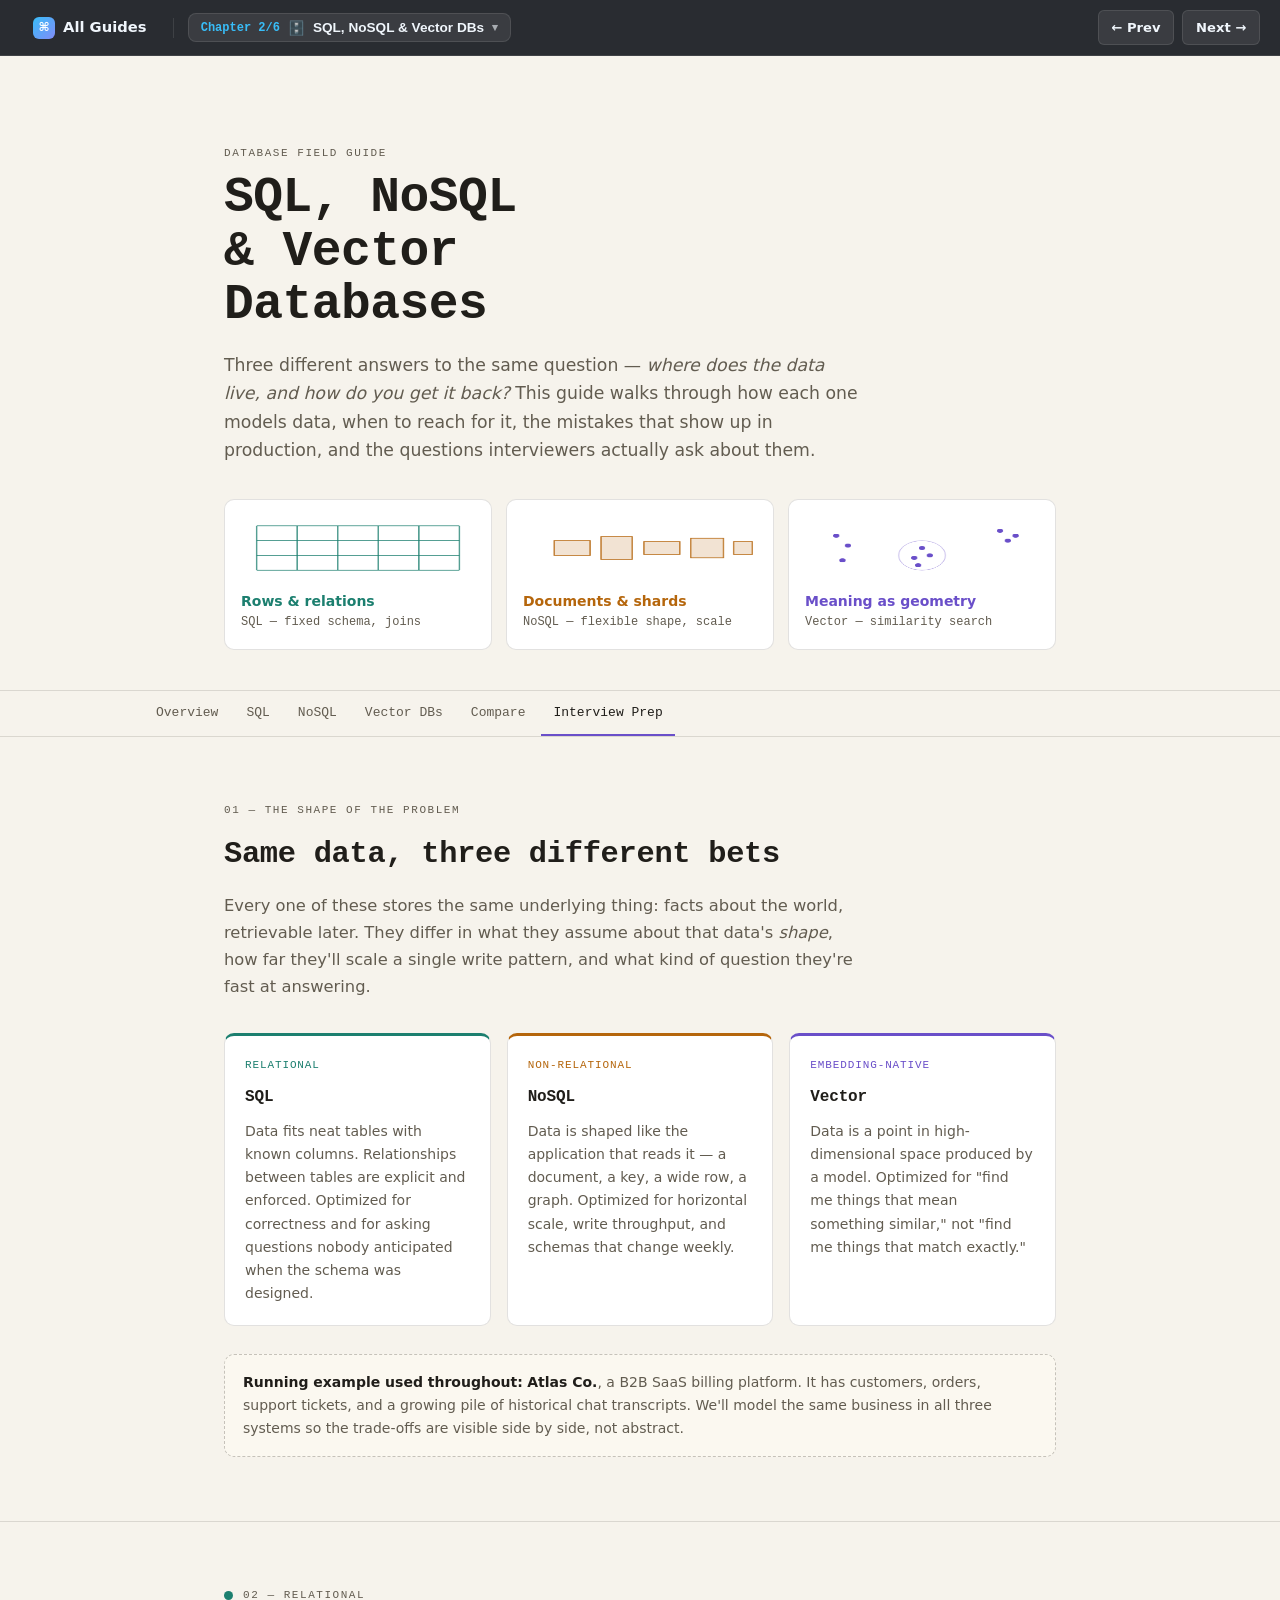
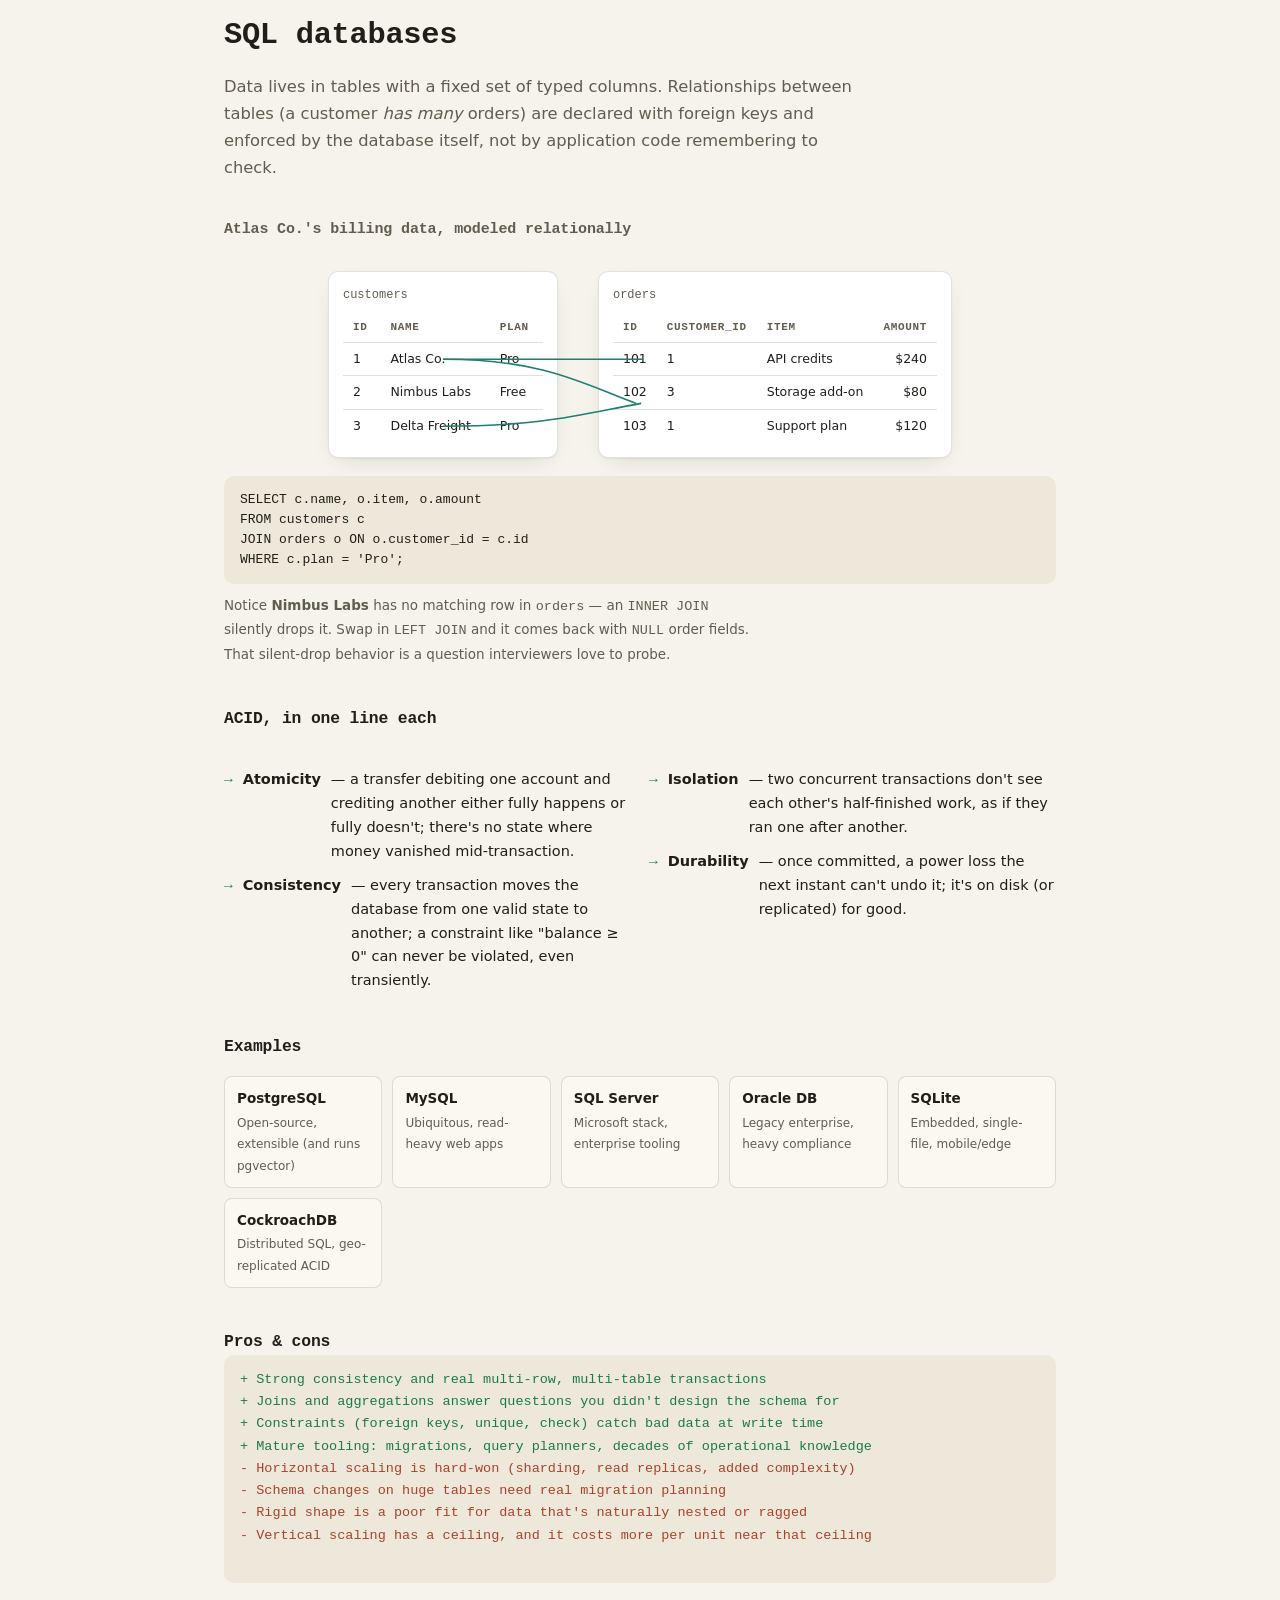
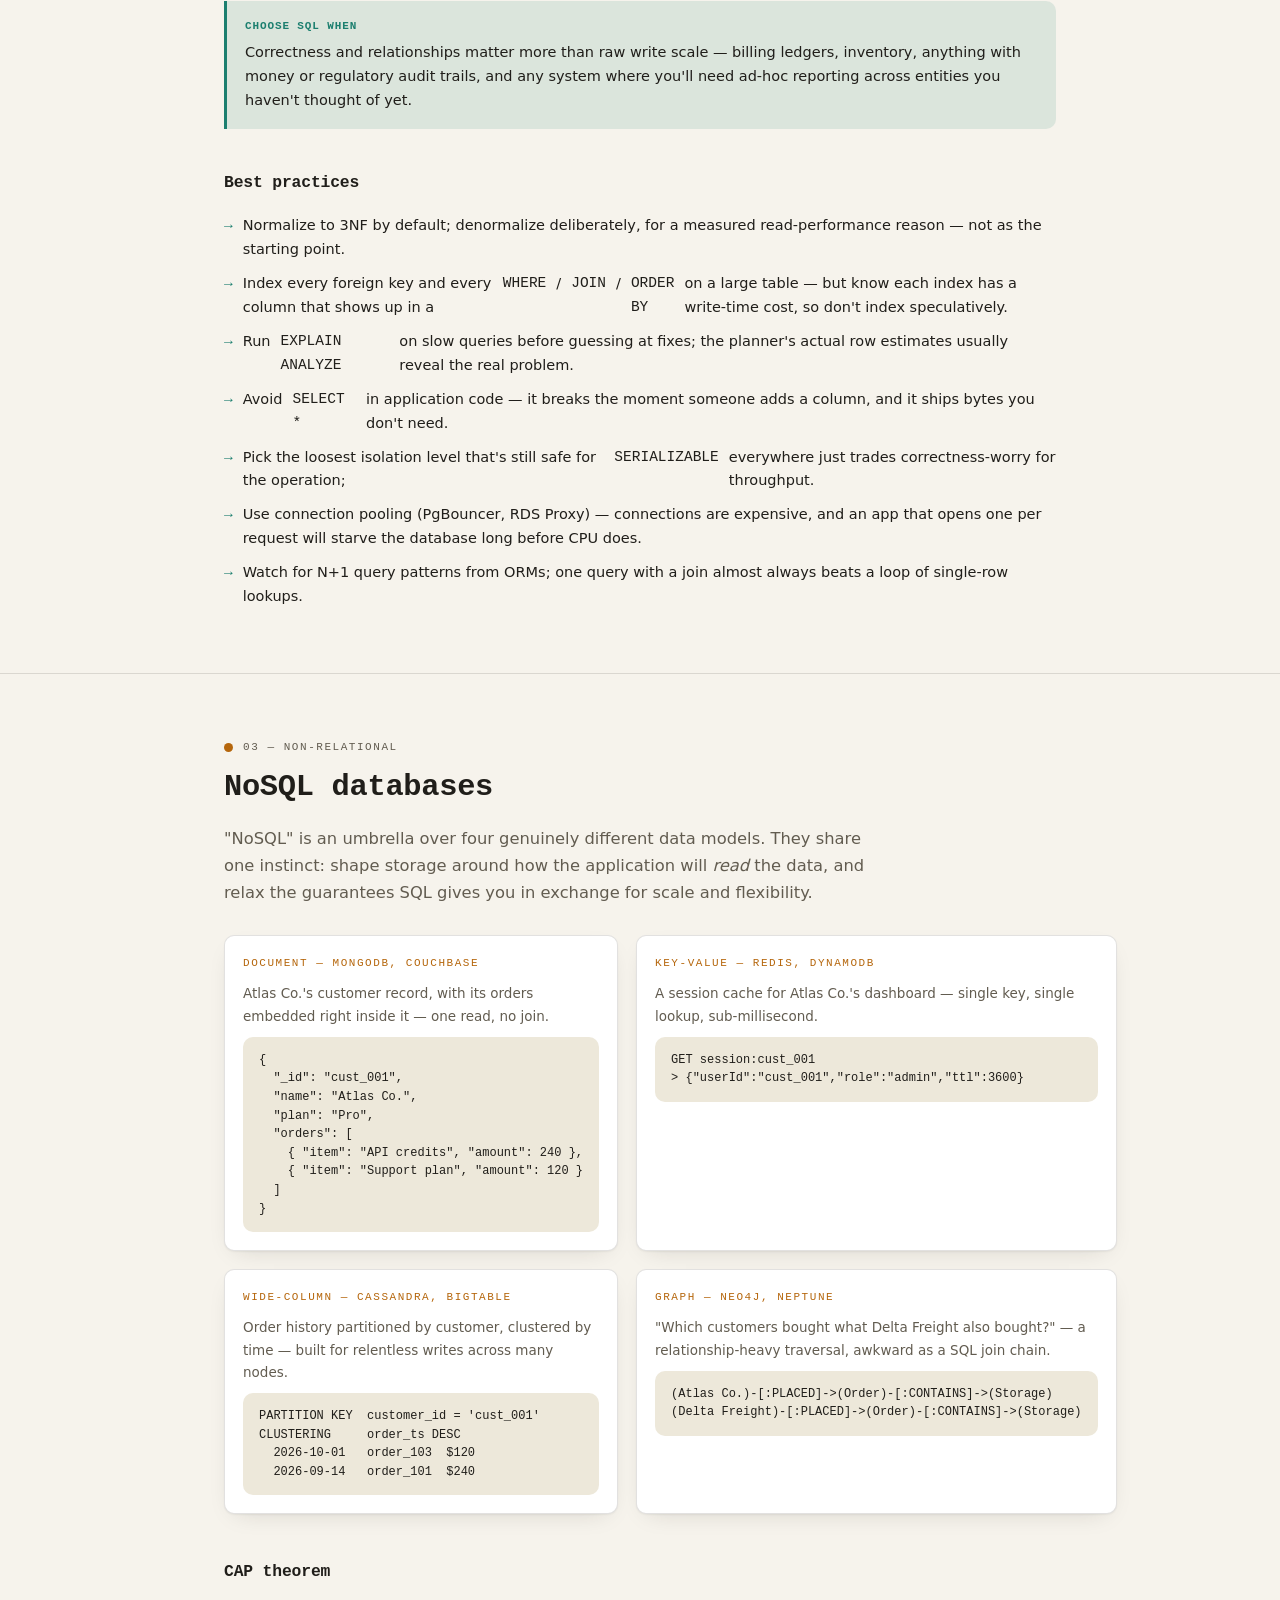
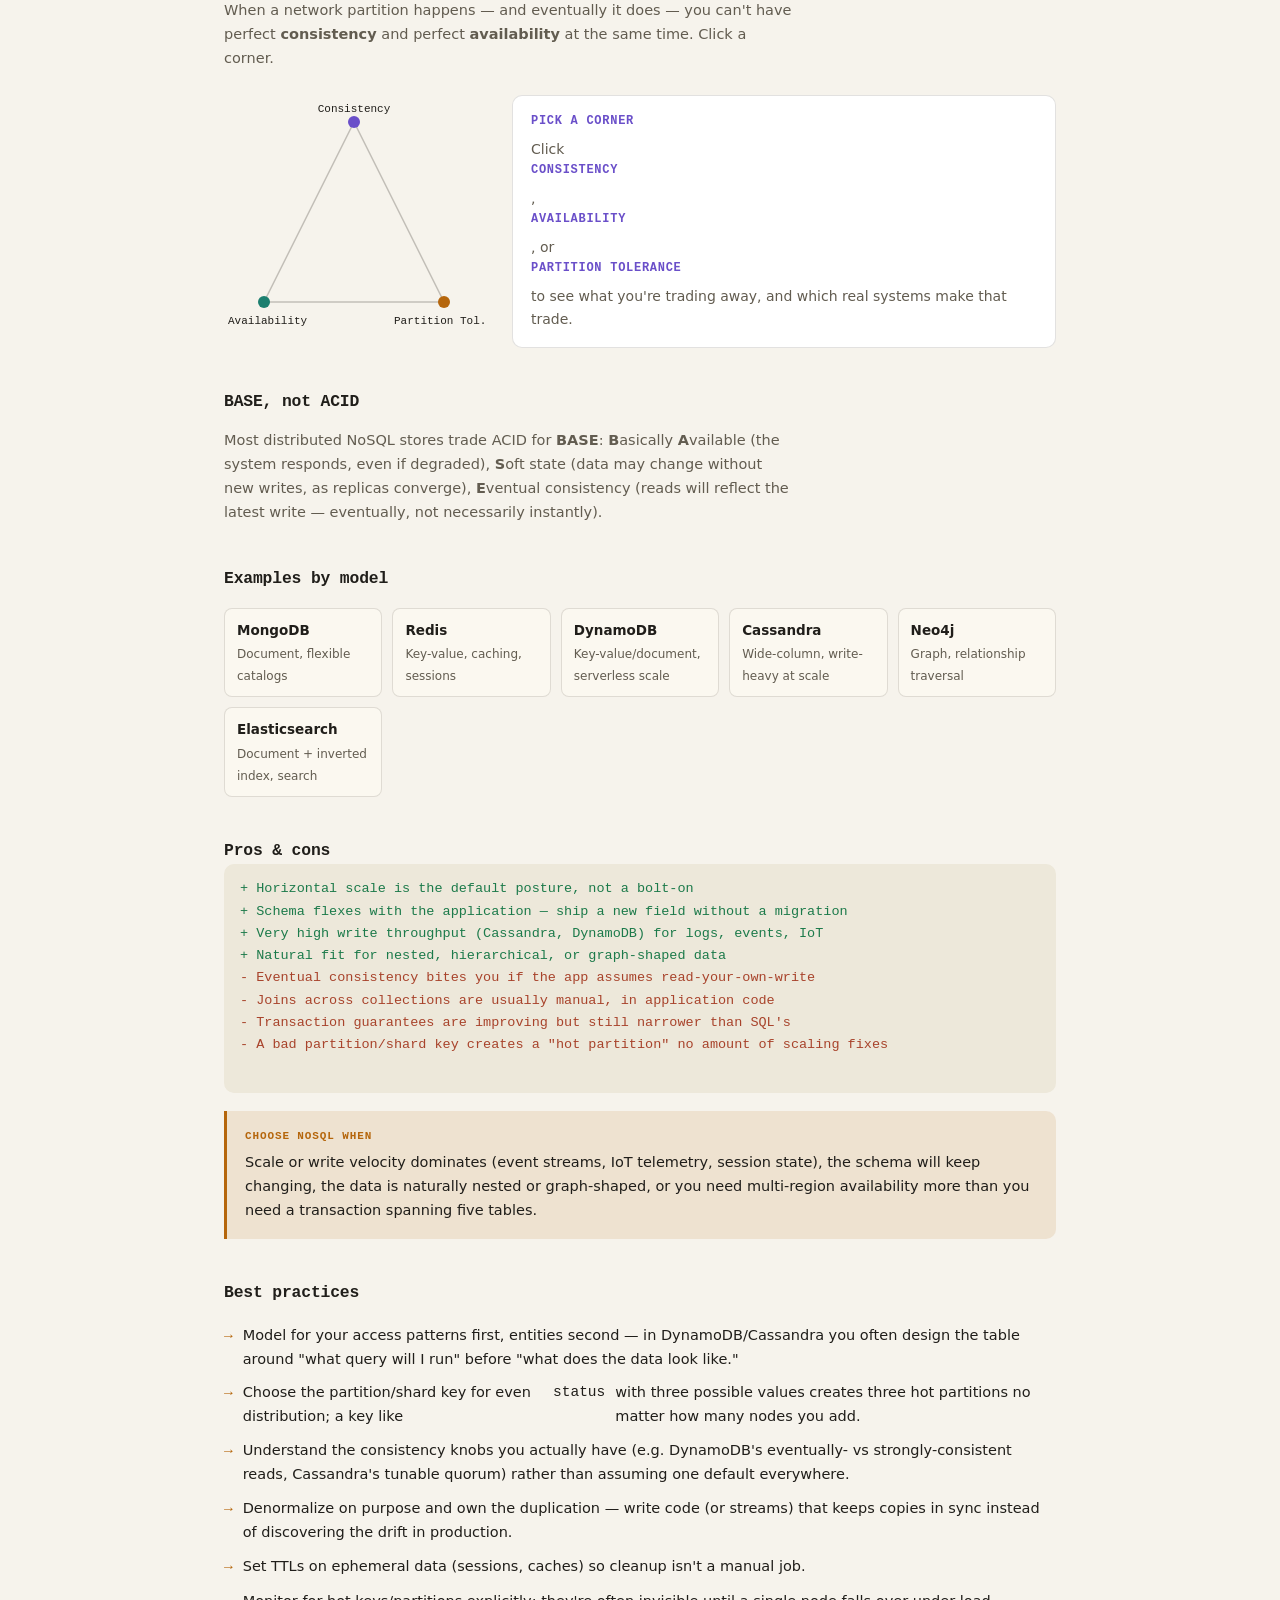
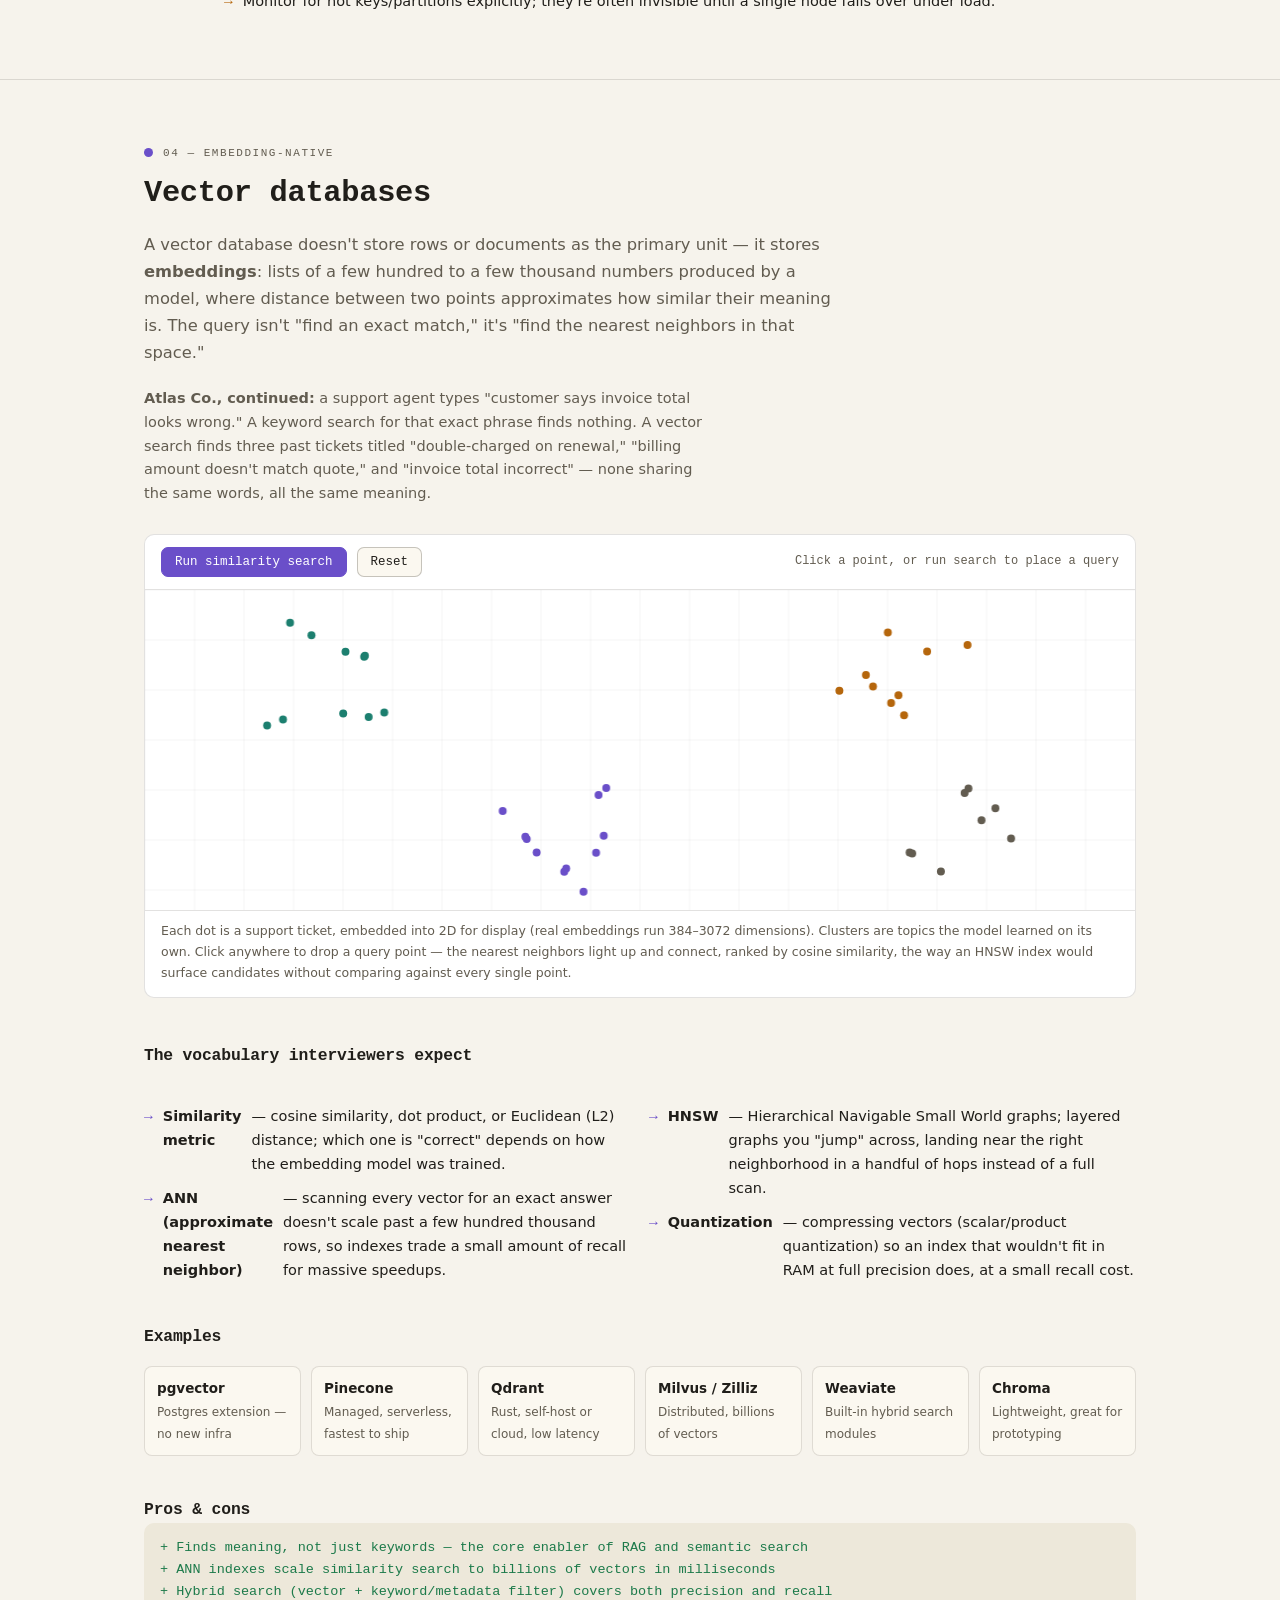
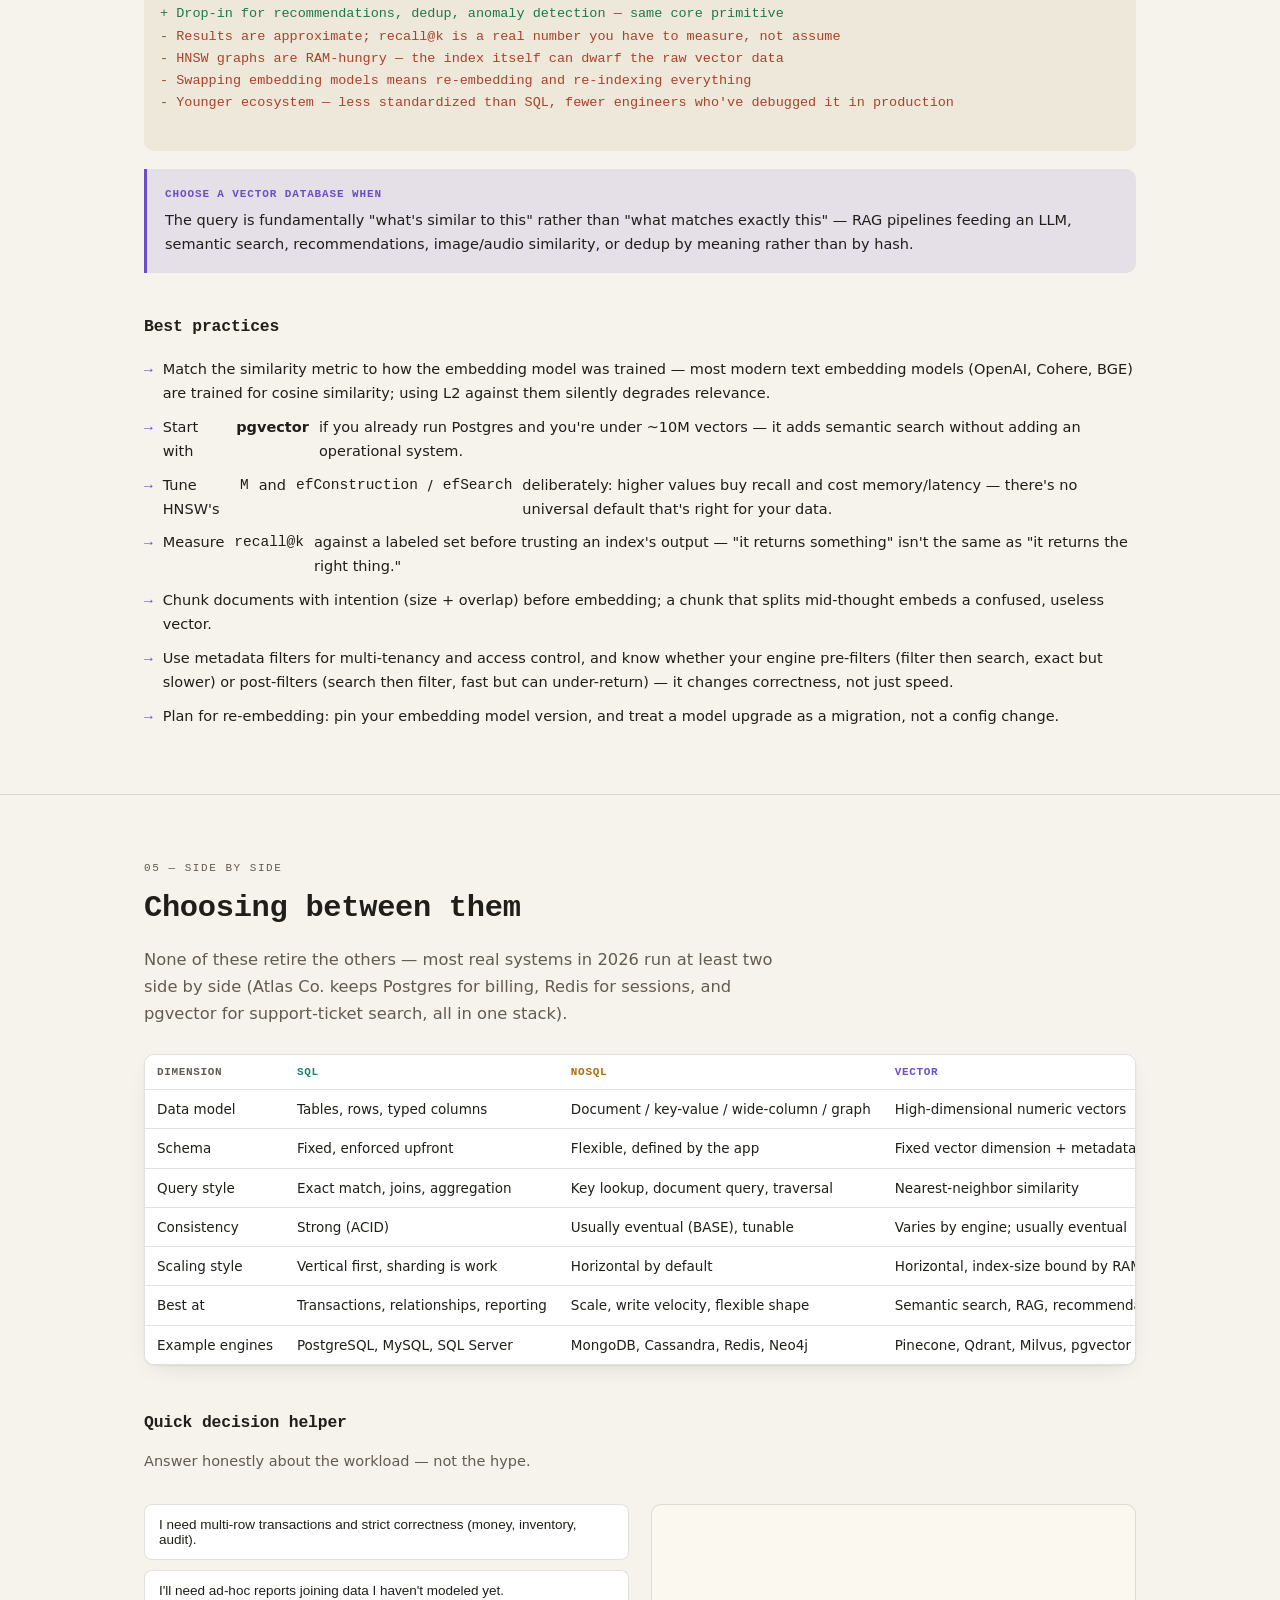
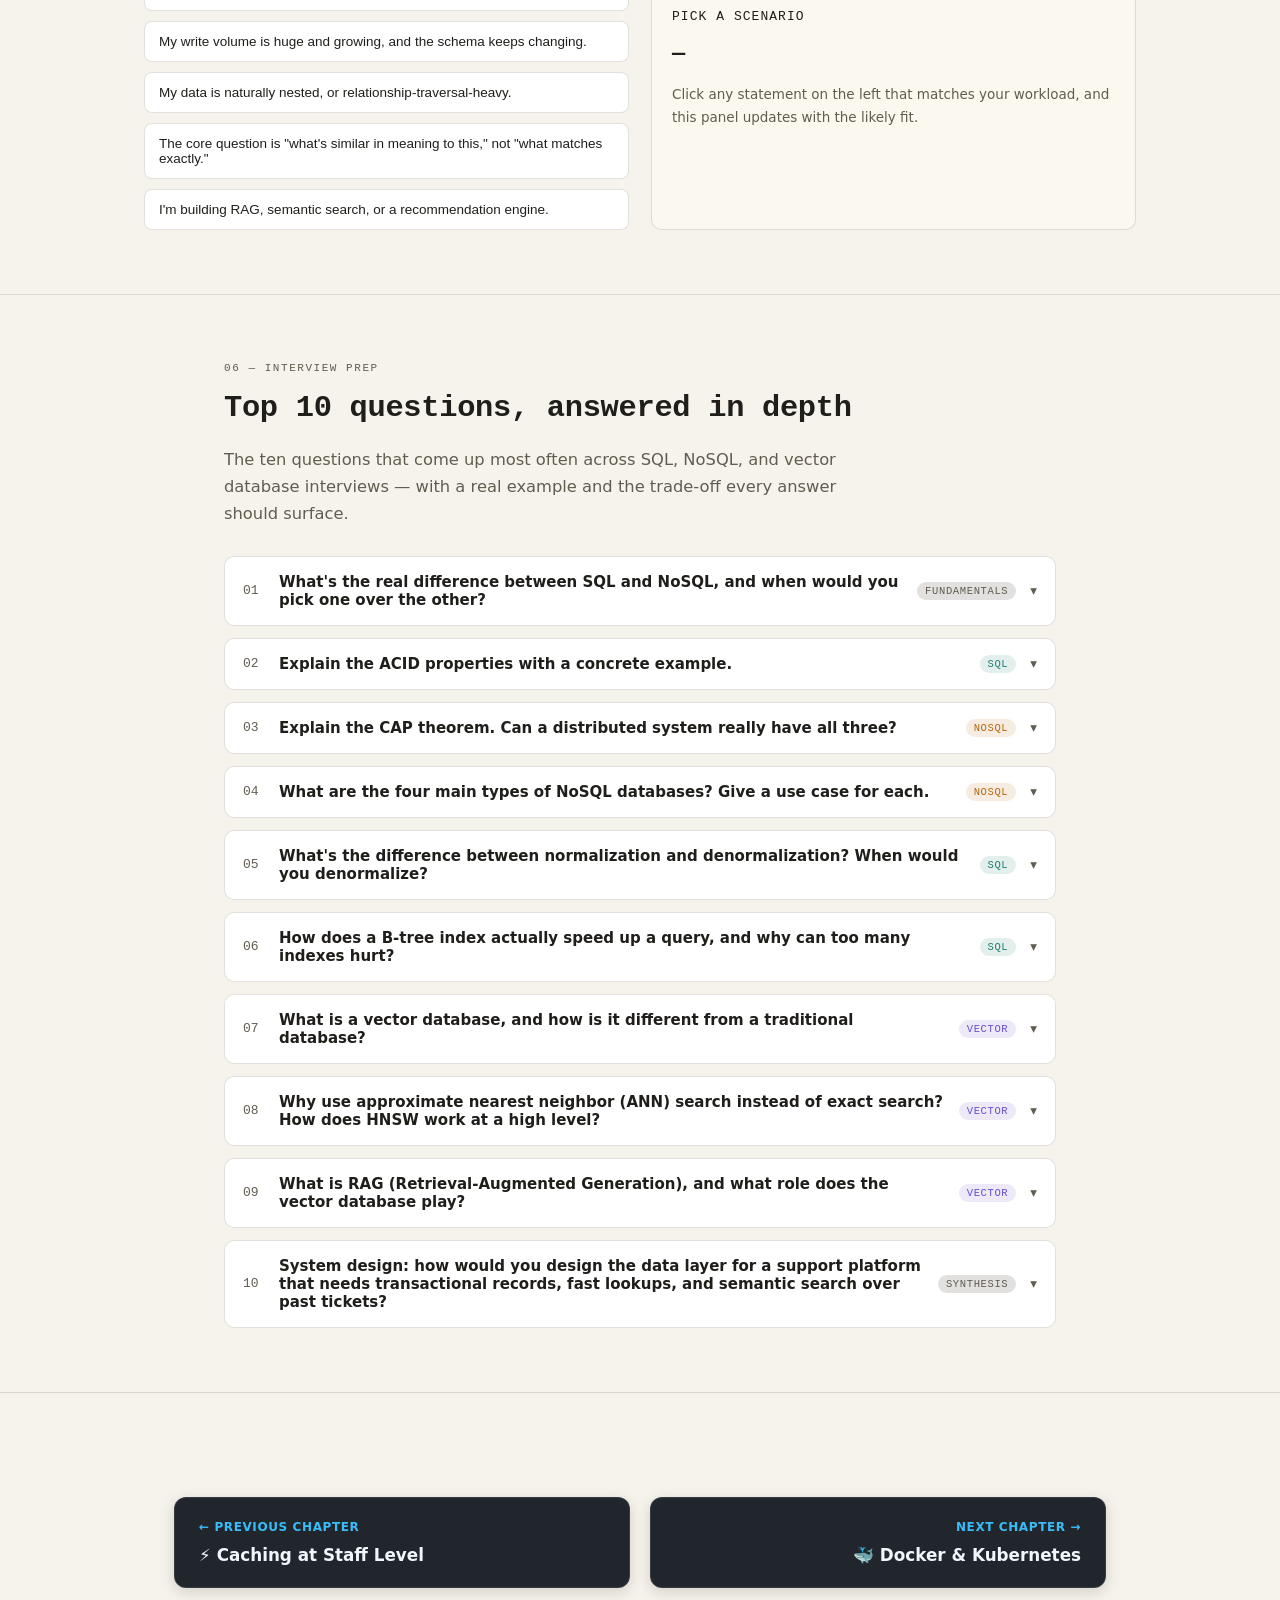
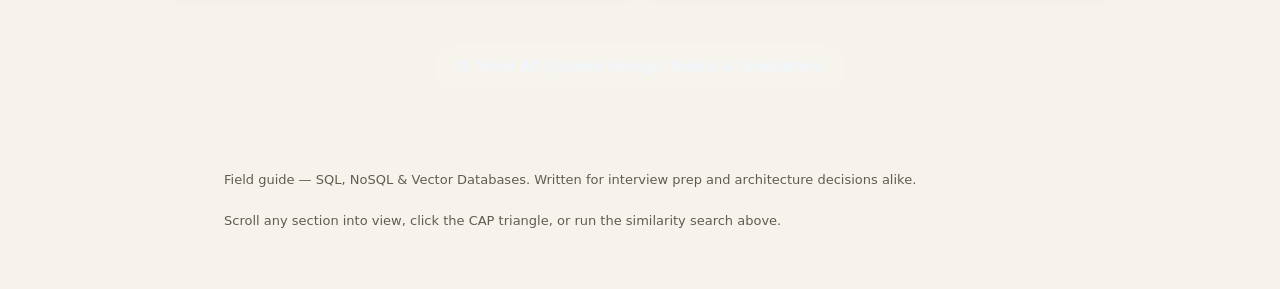
<file: DB.html>
<!doctype html>
<html>

<head>
    <meta charset=utf8>
    <meta name=viewport content="width=device-width,initial-scale=1">
    <style>
        :root {
            color-scheme: light
        }

        body {
            margin: 0;
            padding: 0;
            font: 14px -apple-system, BlinkMacSystemFont, sans-serif;
            background: #faf9f5;
            color: #141413
        }

        img {
            max-width: 100%
        }
    </style>
    <link rel="stylesheet" href="./nav.css">
    <script src="./nav.js" defer></script>
</head>

<body>
  <!-- ==================== UNIVERSAL PUBLICATION NAV ==================== -->
  <nav class="lsd-top-nav">
    <div class="lsd-nav-container">
      <div class="lsd-nav-left">
        <a href="./index.html" class="lsd-hub-link" title="Back to All Guides">
          <span class="lsd-hub-badge">⌘</span>
          <span>All Guides</span>
        </a>
        <span class="lsd-divider"></span>
        <button class="lsd-chapter-trigger" id="lsdChapterToggle" onclick="document.getElementById('lsdMenuOverlay').classList.toggle('active')" aria-label="Open chapters menu">
          <span class="lsd-chapter-num">Chapter 2/6</span>
          <span>🗄️</span>
          <span class="lsd-chapter-name">SQL, NoSQL & Vector DBs</span>
          <span style="font-size:0.7rem;opacity:0.6;">▾</span>
        </button>
      </div>

      <div class="lsd-nav-right">
        <a href="./Caching.html" class="lsd-nav-btn" title="Previous: Caching at Staff Level (Alt + [)">← Prev</a>
        <a href="./Docker&Kubernetes.html" class="lsd-nav-btn" title="Next: Docker & Kubernetes (Alt + ])">Next →</a>
      </div>
    </div>
  </nav>

  <!-- Chapter Jump Modal / Dropdown -->
  <div class="lsd-menu-overlay" id="lsdMenuOverlay" onclick="if(event.target===this)this.classList.remove('active')">
    <div class="lsd-menu-panel">
      <div class="lsd-menu-header">
        <span class="lsd-menu-title">📚 System Design Field Guide — Chapters</span>
        <button class="lsd-menu-close" onclick="document.getElementById('lsdMenuOverlay').classList.remove('active')" aria-label="Close menu">&times;</button>
      </div>
      <div class="lsd-menu-list">
      <a href="./Caching.html" class="lsd-menu-item">
        <div class="lsd-item-icon">⚡</div>
        <div class="lsd-item-info">
          <div class="lsd-item-title">
            <span>Caching at Staff Level</span>
            
          </div>
          <div class="lsd-item-desc">Multi-tier caching, consistency, eviction, and stampede mitigation</div>
        </div>
        <span class="lsd-item-num">01</span>
      </a>
      <a href="./DB.html" class="lsd-menu-item current">
        <div class="lsd-item-icon">🗄️</div>
        <div class="lsd-item-info">
          <div class="lsd-item-title">
            <span>SQL, NoSQL & Vector DBs</span>
            <span class="lsd-item-badge">Reading</span>
          </div>
          <div class="lsd-item-desc">RDBMS, document, wide-column, graph, and vector search engines</div>
        </div>
        <span class="lsd-item-num">02</span>
      </a>
      <a href="./Docker&Kubernetes.html" class="lsd-menu-item">
        <div class="lsd-item-icon">🐳</div>
        <div class="lsd-item-info">
          <div class="lsd-item-title">
            <span>Docker & Kubernetes</span>
            
          </div>
          <div class="lsd-item-desc">Containers, layer caching, pods, self-healing, and orchestration</div>
        </div>
        <span class="lsd-item-num">03</span>
      </a>
      <a href="./Request_Journey.html" class="lsd-menu-item">
        <div class="lsd-item-icon">🌐</div>
        <div class="lsd-item-info">
          <div class="lsd-item-title">
            <span>The Request's Journey</span>
            
          </div>
          <div class="lsd-item-desc">DNS, CDN, Anycast, Proxies, Load Balancers, and API Gateways</div>
        </div>
        <span class="lsd-item-num">04</span>
      </a>
      <a href="./auth.html" class="lsd-menu-item">
        <div class="lsd-item-icon">🔐</div>
        <div class="lsd-item-info">
          <div class="lsd-item-title">
            <span>AuthN & AuthZ at Staff Level</span>
            
          </div>
          <div class="lsd-item-desc">OAuth 2.0, OIDC, JWT lifecycle, RBAC, ABAC, and Google Zanzibar</div>
        </div>
        <span class="lsd-item-num">05</span>
      </a>
      <a href="./ratelimiting.html" class="lsd-menu-item">
        <div class="lsd-item-icon">⏱️</div>
        <div class="lsd-item-info">
          <div class="lsd-item-title">
            <span>Rate Limiting, Three Ways</span>
            
          </div>
          <div class="lsd-item-desc">Fixed Window, Token Bucket, Leaky Bucket, and boundary bursts</div>
        </div>
        <span class="lsd-item-num">06</span>
      </a>
      </div>
    </div>
  </div>

    <title>SQL, NoSQL &amp; Vector Databases — A Field Guide</title>
    <meta name="color-scheme" content="light dark">
    <style>
        :root {
            --bg: #F6F3EC;
            --panel: #FFFFFF;
            --panel-2: #FBF8F0;
            --ink: #201E1A;
            --ink-muted: #625C50;
            --border: rgba(32, 28, 20, 0.13);
            --border-strong: rgba(32, 28, 20, 0.24);
            --sql: #1C7F6F;
            --sql-soft: rgba(28, 127, 111, 0.12);
            --nosql: #B5660C;
            --nosql-soft: rgba(181, 102, 12, 0.12);
            --vector: #6A4FC9;
            --vector-soft: rgba(106, 79, 201, 0.12);
            --diff-plus: #1C7A4A;
            --diff-minus: #A8432B;
            --code-bg: #EDE8DA;
            --shadow: 0 1px 2px rgba(32, 28, 20, 0.06), 0 8px 24px -12px rgba(32, 28, 20, 0.18);
            --font-mono: ui-monospace, "SF Mono", "Cascadia Mono", "JetBrains Mono", Menlo, Consolas, monospace;
            --font-sans: ui-sans-serif, system-ui, -apple-system, "Segoe UI", Roboto, sans-serif;
            --radius: 10px;
        }

        @media (prefers-color-scheme: dark) {
            :root {
                --bg: #121311;
                --panel: #1A1B18;
                --panel-2: #1F201C;
                --ink: #ECE8DD;
                --ink-muted: #A39C8C;
                --border: rgba(236, 232, 221, 0.12);
                --border-strong: rgba(236, 232, 221, 0.22);
                --sql: #49C8AE;
                --sql-soft: rgba(73, 200, 174, 0.14);
                --nosql: #E79A3F;
                --nosql-soft: rgba(231, 154, 63, 0.14);
                --vector: #A68EEF;
                --vector-soft: rgba(166, 142, 239, 0.16);
                --diff-plus: #4FBE82;
                --diff-minus: #E28569;
                --code-bg: #242520;
                --shadow: 0 1px 2px rgba(0, 0, 0, 0.3), 0 8px 24px -12px rgba(0, 0, 0, 0.5);
            }
        }

        :root[data-theme="dark"] {
            --bg: #121311;
            --panel: #1A1B18;
            --panel-2: #1F201C;
            --ink: #ECE8DD;
            --ink-muted: #A39C8C;
            --border: rgba(236, 232, 221, 0.12);
            --border-strong: rgba(236, 232, 221, 0.22);
            --sql: #49C8AE;
            --sql-soft: rgba(73, 200, 174, 0.14);
            --nosql: #E79A3F;
            --nosql-soft: rgba(231, 154, 63, 0.14);
            --vector: #A68EEF;
            --vector-soft: rgba(166, 142, 239, 0.16);
            --diff-plus: #4FBE82;
            --diff-minus: #E28569;
            --code-bg: #242520;
            --shadow: 0 1px 2px rgba(0, 0, 0, 0.3), 0 8px 24px -12px rgba(0, 0, 0, 0.5);
        }

        :root[data-theme="light"] {
            --bg: #F6F3EC;
            --panel: #FFFFFF;
            --panel-2: #FBF8F0;
            --ink: #201E1A;
            --ink-muted: #625C50;
            --border: rgba(32, 28, 20, 0.13);
            --border-strong: rgba(32, 28, 20, 0.24);
            --sql: #1C7F6F;
            --sql-soft: rgba(28, 127, 111, 0.12);
            --nosql: #B5660C;
            --nosql-soft: rgba(181, 102, 12, 0.12);
            --vector: #6A4FC9;
            --vector-soft: rgba(106, 79, 201, 0.12);
            --diff-plus: #1C7A4A;
            --diff-minus: #A8432B;
            --code-bg: #EDE8DA;
            --shadow: 0 1px 2px rgba(32, 28, 20, 0.06), 0 8px 24px -12px rgba(32, 28, 20, 0.18);
        }

        * {
            box-sizing: border-box;
        }

        body {
            margin: 0;
            background: var(--bg);
            color: var(--ink);
            font-family: var(--font-sans);
            line-height: 1.65;
            -webkit-font-smoothing: antialiased;
        }

        ::selection {
            background: var(--vector);
            color: #fff;
        }

        img {
            max-width: 100%;
        }

        a {
            color: inherit;
        }

        h1,
        h2,
        h3,
        h4 {
            font-family: var(--font-mono);
            font-weight: 700;
            text-wrap: balance;
            margin: 0;
            letter-spacing: -0.01em;
        }

        code,
        pre,
        .mono {
            font-family: var(--font-mono);
        }

        .eyebrow {
            font-family: var(--font-mono);
            font-size: 11px;
            letter-spacing: 0.14em;
            text-transform: uppercase;
            color: var(--ink-muted);
            margin: 0 0 10px;
        }

        .wrap {
            max-width: 880px;
            margin: 0 auto;
            padding: 0 24px;
        }

        .wrap-wide {
            max-width: 1040px;
            margin: 0 auto;
            padding: 0 24px;
        }

        /* progress bar */
        #progressBar {
            position: fixed;
            top: 0;
            left: 0;
            height: 3px;
            background: var(--vector);
            z-index: 60;
            width: 0%;
            transition: width .1s linear;
        }

        /* ---------- hero ---------- */
        .hero {
            padding: 88px 0 40px;
            border-bottom: 1px solid var(--border);
        }

        .hero h1 {
            font-size: clamp(2.1rem, 4.6vw, 3.1rem);
            line-height: 1.08;
            max-width: 14ch;
        }

        .hero-sub {
            max-width: 58ch;
            font-size: 1.08rem;
            color: var(--ink-muted);
            margin: 18px 0 0;
        }

        .hero-glyphs {
            display: flex;
            gap: 14px;
            margin-top: 34px;
            flex-wrap: wrap;
        }

        .glyph {
            flex: 1 1 180px;
            border: 1px solid var(--border);
            border-radius: var(--radius);
            padding: 16px;
            background: var(--panel);
            display: flex;
            flex-direction: column;
            gap: 10px;
            min-width: 160px;
        }

        .glyph canvas {
            width: 100%;
            height: 64px;
            display: block;
        }

        .glyph .glabel {
            font-family: var(--font-mono);
            font-size: 12px;
            color: var(--ink-muted);
        }

        .glyph .gtitle {
            font-weight: 700;
            font-size: 14px;
        }

        .glyph.sql .gtitle {
            color: var(--sql);
        }

        .glyph.nosql .gtitle {
            color: var(--nosql);
        }

        .glyph.vector .gtitle {
            color: var(--vector);
        }

        /* ---------- tabbar ---------- */
        .tabbar {
            position: sticky;
            top: 0;
            z-index: 50;
            background: color-mix(in srgb, var(--bg) 88%, transparent);
            backdrop-filter: blur(10px);
            border-bottom: 1px solid var(--border);
        }

        .tabbar-inner {
            max-width: 1040px;
            margin: 0 auto;
            padding: 0 24px;
            display: flex;
            gap: 4px;
            overflow-x: auto;
        }

        .tabbar button {
            appearance: none;
            border: none;
            background: none;
            font-family: var(--font-mono);
            font-size: 13px;
            color: var(--ink-muted);
            padding: 14px 12px;
            cursor: pointer;
            white-space: nowrap;
            position: relative;
            border-bottom: 2px solid transparent;
            transition: color .15s ease;
        }

        .tabbar button:hover {
            color: var(--ink);
        }

        .tabbar button:focus-visible {
            outline: 2px solid var(--vector);
            outline-offset: -2px;
            border-radius: 4px;
        }

        .tabbar button.active {
            color: var(--ink);
            border-bottom-color: var(--vector);
        }

        main {
            padding-bottom: 40px;
        }

        section.block {
            padding: 64px 0;
            border-bottom: 1px solid var(--border);
            opacity: 0;
            transform: translateY(14px);
            transition: opacity .6s ease, transform .6s ease;
        }

        section.block.revealed {
            opacity: 1;
            transform: none;
        }

        @media (prefers-reduced-motion: reduce) {
            section.block {
                opacity: 1;
                transform: none;
                transition: none;
            }
        }

        section.block h2 {
            font-size: clamp(1.4rem, 2.6vw, 1.9rem);
        }

        section.block>.wrap>.kicker,
        section.block>.wrap-wide>.kicker {
            display: flex;
            align-items: center;
            gap: 10px;
            margin-bottom: 6px;
        }

        .dot {
            width: 9px;
            height: 9px;
            border-radius: 50%;
            flex: none;
        }

        .dot.sql {
            background: var(--sql);
        }

        .dot.nosql {
            background: var(--nosql);
        }

        .dot.vector {
            background: var(--vector);
        }

        .lede {
            color: var(--ink-muted);
            max-width: 62ch;
            margin: 14px 0 0;
            font-size: 1.02rem;
        }

        /* ---------- overview cards ---------- */
        .trio {
            display: grid;
            grid-template-columns: repeat(3, 1fr);
            gap: 16px;
            margin-top: 32px;
        }

        @media (max-width:760px) {
            .trio {
                grid-template-columns: 1fr;
            }
        }

        .trio-card {
            border: 1px solid var(--border);
            border-radius: var(--radius);
            padding: 20px;
            background: var(--panel);
            border-top: 3px solid var(--c);
            display: flex;
            flex-direction: column;
            gap: 10px;
        }

        .trio-card h3 {
            font-size: 16px;
        }

        .trio-card p {
            margin: 0;
            color: var(--ink-muted);
            font-size: 14px;
        }

        .trio-card .tag {
            font-size: 11px;
            font-family: var(--font-mono);
            text-transform: uppercase;
            letter-spacing: .08em;
            color: var(--c);
        }

        .case-note {
            margin-top: 28px;
            border: 1px dashed var(--border-strong);
            border-radius: var(--radius);
            padding: 16px 18px;
            background: var(--panel-2);
            font-size: 14px;
            color: var(--ink-muted);
        }

        .case-note b {
            color: var(--ink);
        }

        /* ---------- generic content pieces ---------- */
        .panel {
            border: 1px solid var(--border);
            border-radius: var(--radius);
            background: var(--panel);
            box-shadow: var(--shadow);
        }

        .scrollx {
            overflow-x: auto;
        }

        table {
            border-collapse: collapse;
            width: 100%;
            font-size: 13.5px;
        }

        th,
        td {
            padding: 8px 12px;
            border-bottom: 1px solid var(--border);
            text-align: left;
            white-space: nowrap;
        }

        th {
            font-family: var(--font-mono);
            font-size: 11px;
            text-transform: uppercase;
            letter-spacing: .06em;
            color: var(--ink-muted);
        }

        tbody tr:last-child td {
            border-bottom: none;
        }

        td.num,
        th.num {
            text-align: right;
            font-variant-numeric: tabular-nums;
        }

        pre.code {
            margin: 0;
            padding: 14px 16px;
            background: var(--code-bg);
            border-radius: var(--radius);
            font-size: 13px;
            overflow-x: auto;
            line-height: 1.55;
        }

        .diff {
            margin: 0;
            padding: 14px 0;
            background: var(--code-bg);
            border-radius: var(--radius);
            font-size: 13.5px;
            overflow: hidden;
        }

        .diff .row {
            padding: 3px 16px;
            white-space: pre-wrap;
        }

        .diff .plus {
            color: var(--diff-plus);
        }

        .diff .minus {
            color: var(--diff-minus);
        }

        .two-col {
            display: grid;
            grid-template-columns: 1fr 1fr;
            gap: 18px;
            margin-top: 18px;
        }

        @media (max-width:700px) {
            .two-col {
                grid-template-columns: 1fr;
            }
        }

        .pillrow {
            display: flex;
            gap: 8px;
            flex-wrap: wrap;
            margin-top: 16px;
        }

        .pill {
            font-family: var(--font-mono);
            font-size: 12px;
            padding: 5px 10px;
            border-radius: 999px;
            border: 1px solid var(--border-strong);
            color: var(--ink-muted);
        }

        .examples-grid {
            display: grid;
            grid-template-columns: repeat(auto-fit, minmax(150px, 1fr));
            gap: 10px;
            margin-top: 16px;
        }

        .example-chip {
            border: 1px solid var(--border);
            border-radius: 8px;
            padding: 10px 12px;
            background: var(--panel-2);
            font-size: 13px;
        }

        .example-chip b {
            display: block;
            font-size: 13.5px;
            margin-bottom: 2px;
        }

        .example-chip span {
            color: var(--ink-muted);
            font-size: 12px;
        }

        .bp-list {
            margin: 18px 0 0;
            padding: 0;
            list-style: none;
            display: flex;
            flex-direction: column;
            gap: 10px;
        }

        .bp-list li {
            display: flex;
            gap: 10px;
            font-size: 14.5px;
            align-items: flex-start;
        }

        .bp-list li::before {
            content: "→";
            font-family: var(--font-mono);
            color: var(--c);
            flex: none;
            margin-top: 1px;
        }

        .choose-box {
            border-left: 3px solid var(--c);
            background: var(--c-soft);
            border-radius: 0 var(--radius) var(--radius) 0;
            padding: 16px 18px;
            margin-top: 18px;
            font-size: 14.5px;
        }

        .choose-box b {
            font-family: var(--font-mono);
            font-size: 11px;
            text-transform: uppercase;
            letter-spacing: .08em;
            display: block;
            margin-bottom: 6px;
            color: var(--c);
        }

        /* ---------- SQL join diagram ---------- */
        .join-wrap {
            display: flex;
            gap: 40px;
            justify-content: center;
            flex-wrap: wrap;
            margin-top: 28px;
            position: relative;
        }

        .jtable {
            min-width: 230px;
        }

        .jtable .ttitle {
            font-family: var(--font-mono);
            font-size: 12px;
            color: var(--ink-muted);
            margin-bottom: 6px;
        }

        .jtable table {
            font-size: 12.5px;
        }

        .jtable td,
        .jtable th {
            padding: 6px 10px;
        }

        svg.joinlines {
            position: absolute;
            inset: 0;
            width: 100%;
            height: 100%;
            pointer-events: none;
            overflow: visible;
        }

        svg.joinlines path {
            fill: none;
            stroke: var(--sql);
            stroke-width: 1.6;
            stroke-dasharray: 200;
            stroke-dashoffset: 200;
            transition: stroke-dashoffset 1.1s ease;
        }

        .join-wrap.revealed svg.joinlines path {
            stroke-dashoffset: 0;
        }

        .jrow-hl {
            background: var(--sql-soft) !important;
        }

        /* ---------- CAP triangle ---------- */
        .cap-wrap {
            display: flex;
            gap: 28px;
            flex-wrap: wrap;
            align-items: center;
            margin-top: 24px;
        }

        .cap-svg {
            width: 260px;
            height: 240px;
            flex: none;
        }

        .cap-svg .vert {
            cursor: pointer;
        }

        .cap-svg circle {
            transition: r .15s ease, fill .15s ease;
        }

        .cap-svg .vert:hover circle,
        .cap-svg .vert.active circle {
            r: 9;
        }

        .cap-svg text {
            font-family: var(--font-mono);
            font-size: 11px;
            fill: var(--ink);
        }

        .cap-svg .edge {
            stroke: var(--border-strong);
            stroke-width: 1.5;
            transition: stroke .2s ease, opacity .2s;
        }

        .cap-svg .edge.dim {
            opacity: .25;
        }

        .cap-readout {
            flex: 1 1 260px;
            min-width: 220px;
            border: 1px solid var(--border);
            border-radius: var(--radius);
            padding: 16px 18px;
            background: var(--panel);
            min-height: 120px;
        }

        .cap-readout b {
            font-family: var(--font-mono);
            font-size: 12px;
            text-transform: uppercase;
            letter-spacing: .06em;
            color: var(--vector);
            display: block;
            margin-bottom: 6px;
        }

        .cap-readout p {
            margin: 0;
            font-size: 14px;
            color: var(--ink-muted);
        }

        /* ---------- vector canvas ---------- */
        .vec-panel {
            margin-top: 28px;
            border: 1px solid var(--border);
            border-radius: var(--radius);
            background: var(--panel);
            overflow: hidden;
        }

        .vec-toolbar {
            display: flex;
            align-items: center;
            gap: 10px;
            padding: 12px 16px;
            border-bottom: 1px solid var(--border);
            flex-wrap: wrap;
        }

        .vec-toolbar .readout {
            font-family: var(--font-mono);
            font-size: 12px;
            color: var(--ink-muted);
            margin-left: auto;
        }

        button.btn {
            font-family: var(--font-mono);
            font-size: 12.5px;
            border: 1px solid var(--border-strong);
            background: var(--panel-2);
            color: var(--ink);
            padding: 7px 13px;
            border-radius: 7px;
            cursor: pointer;
            transition: background .15s, border-color .15s;
        }

        button.btn:hover {
            background: var(--vector-soft);
            border-color: var(--vector);
        }

        button.btn:focus-visible {
            outline: 2px solid var(--vector);
            outline-offset: 1px;
        }

        button.btn.primary {
            background: var(--vector);
            border-color: var(--vector);
            color: #fff;
        }

        canvas#vecCanvas {
            width: 100%;
            height: 320px;
            display: block;
            cursor: crosshair;
        }

        .vec-caption {
            padding: 10px 16px 14px;
            font-size: 12.5px;
            color: var(--ink-muted);
            border-top: 1px solid var(--border);
        }

        /* ---------- compare table ---------- */
        .compare-table th.sqlcol {
            color: var(--sql);
        }

        .compare-table th.nosqlcol {
            color: var(--nosql);
        }

        .compare-table th.veccol {
            color: var(--vector);
        }

        /* ---------- decision helper ---------- */
        .decide {
            margin-top: 30px;
            display: grid;
            grid-template-columns: 1fr 1fr;
            gap: 22px;
        }

        @media (max-width:760px) {
            .decide {
                grid-template-columns: 1fr;
            }
        }

        .decide-q {
            display: flex;
            flex-direction: column;
            gap: 10px;
        }

        .decide-q button {
            text-align: left;
            border: 1px solid var(--border);
            background: var(--panel);
            border-radius: 8px;
            padding: 12px 14px;
            font-size: 13.5px;
            cursor: pointer;
            color: var(--ink);
            transition: border-color .15s, background .15s;
        }

        .decide-q button:hover {
            border-color: var(--border-strong);
        }

        .decide-q button.picked {
            border-color: var(--vector);
            background: var(--vector-soft);
        }

        .decide-result {
            border: 1px solid var(--border);
            border-radius: var(--radius);
            padding: 20px;
            background: var(--panel-2);
            display: flex;
            flex-direction: column;
            gap: 10px;
            justify-content: center;
        }

        .decide-result .rec {
            font-family: var(--font-mono);
            font-size: 13px;
            text-transform: uppercase;
            letter-spacing: .08em;
            transition: color .2s;
        }

        .decide-result .recbig {
            font-size: 22px;
            font-family: var(--font-mono);
            font-weight: 700;
            transition: color .2s;
        }

        .decide-result p {
            margin: 0;
            font-size: 13.5px;
            color: var(--ink-muted);
        }

        /* ---------- interview accordion ---------- */
        .qa-list {
            margin-top: 28px;
            display: flex;
            flex-direction: column;
            gap: 12px;
        }

        .qa-item {
            border: 1px solid var(--border);
            border-radius: var(--radius);
            background: var(--panel);
            overflow: hidden;
        }

        .qa-head {
            width: 100%;
            display: flex;
            align-items: center;
            gap: 14px;
            padding: 16px 18px;
            background: none;
            border: none;
            cursor: pointer;
            text-align: left;
            font-family: var(--font-sans);
            color: var(--ink);
        }

        .qa-head:focus-visible {
            outline: 2px solid var(--vector);
            outline-offset: -2px;
        }

        .qa-num {
            font-family: var(--font-mono);
            font-size: 13px;
            color: var(--ink-muted);
            flex: none;
            width: 22px;
        }

        .qa-title {
            flex: 1;
            font-weight: 600;
            font-size: 15px;
        }

        .qa-cat {
            font-family: var(--font-mono);
            font-size: 10.5px;
            text-transform: uppercase;
            letter-spacing: .06em;
            padding: 3px 8px;
            border-radius: 999px;
            flex: none;
        }

        .qa-cat.sql {
            background: var(--sql-soft);
            color: var(--sql);
        }

        .qa-cat.nosql {
            background: var(--nosql-soft);
            color: var(--nosql);
        }

        .qa-cat.vector {
            background: var(--vector-soft);
            color: var(--vector);
        }

        .qa-cat.mix {
            background: var(--border);
            color: var(--ink-muted);
        }

        .qa-chevron {
            flex: none;
            transition: transform .25s ease;
            color: var(--ink-muted);
        }

        .qa-item.open .qa-chevron {
            transform: rotate(180deg);
        }

        .qa-body-wrap {
            display: grid;
            grid-template-rows: 0fr;
            transition: grid-template-rows .3s ease;
        }

        .qa-item.open .qa-body-wrap {
            grid-template-rows: 1fr;
        }

        .qa-body {
            min-height: 0;
            overflow: hidden;
        }

        .qa-body-inner {
            padding: 0 18px 20px 54px;
            display: flex;
            flex-direction: column;
            gap: 14px;
            font-size: 14.5px;
        }

        .qa-body-inner p {
            margin: 0;
            color: var(--ink);
        }

        .qa-body-inner .label {
            font-family: var(--font-mono);
            font-size: 11px;
            text-transform: uppercase;
            letter-spacing: .07em;
            color: var(--ink-muted);
            margin-bottom: 6px;
        }

        footer {
            padding: 40px 0 60px;
        }

        footer .wrap {
            display: flex;
            justify-content: space-between;
            gap: 20px;
            flex-wrap: wrap;
            color: var(--ink-muted);
            font-size: 13px;
        }

        footer a {
            text-decoration: underline;
            text-underline-offset: 2px;
        }

        @media (prefers-reduced-motion: reduce) {
            * {
                animation-duration: 0.001ms !important;
                animation-iteration-count: 1 !important;
                transition-duration: 0.001ms !important;
            }
        }
    </style>

    <div id="progressBar"></div>

    <header class="hero">
        <div class="wrap">
            <p class="eyebrow">Database Field Guide</p>
            <h1>SQL, NoSQL &amp; Vector Databases</h1>
            <p class="hero-sub">Three different answers to the same question — <em>where does the data live, and how do
                    you get it back?</em> This guide walks through how each one models data, when to reach for it, the
                mistakes that show up in production, and the questions interviewers actually ask about them.</p>
            <div class="hero-glyphs">
                <div class="glyph sql">
                    <canvas id="glyphSql" width="300" height="130"></canvas>
                    <div>
                        <div class="gtitle">Rows &amp; relations</div>
                        <div class="glabel">SQL — fixed schema, joins</div>
                    </div>
                </div>
                <div class="glyph nosql">
                    <canvas id="glyphNosql" width="300" height="130"></canvas>
                    <div>
                        <div class="gtitle">Documents &amp; shards</div>
                        <div class="glabel">NoSQL — flexible shape, scale</div>
                    </div>
                </div>
                <div class="glyph vector">
                    <canvas id="glyphVector" width="300" height="130"></canvas>
                    <div>
                        <div class="gtitle">Meaning as geometry</div>
                        <div class="glabel">Vector — similarity search</div>
                    </div>
                </div>
            </div>
        </div>
    </header>

    <nav class="tabbar" id="tabbar">
        <div class="tabbar-inner">
            <button data-target="overview">Overview</button>
            <button data-target="sql">SQL</button>
            <button data-target="nosql">NoSQL</button>
            <button data-target="vector">Vector DBs</button>
            <button data-target="compare">Compare</button>
            <button data-target="interview">Interview Prep</button>
        </div>
    </nav>

    <main>

        <!-- OVERVIEW -->
        <section class="block" id="overview">
            <div class="wrap">
                <p class="eyebrow">01 — The shape of the problem</p>
                <h2>Same data, three different bets</h2>
                <p class="lede">Every one of these stores the same underlying thing: facts about the world, retrievable
                    later. They differ in what they assume about that data's <em>shape</em>, how far they'll scale a
                    single write pattern, and what kind of question they're fast at answering.</p>

                <div class="trio">
                    <div class="trio-card" style="--c:var(--sql)">
                        <span class="tag">Relational</span>
                        <h3>SQL</h3>
                        <p>Data fits neat tables with known columns. Relationships between tables are explicit and
                            enforced. Optimized for correctness and for asking questions nobody anticipated when the
                            schema was designed.</p>
                    </div>
                    <div class="trio-card" style="--c:var(--nosql)">
                        <span class="tag">Non-relational</span>
                        <h3>NoSQL</h3>
                        <p>Data is shaped like the application that reads it — a document, a key, a wide row, a graph.
                            Optimized for horizontal scale, write throughput, and schemas that change weekly.</p>
                    </div>
                    <div class="trio-card" style="--c:var(--vector)">
                        <span class="tag">Embedding-native</span>
                        <h3>Vector</h3>
                        <p>Data is a point in high-dimensional space produced by a model. Optimized for "find me things
                            that mean something similar," not "find me things that match exactly."</p>
                    </div>
                </div>

                <div class="case-note">
                    <b>Running example used throughout:</b> <b>Atlas Co.</b>, a B2B SaaS billing platform. It has
                    customers, orders, support tickets, and a growing pile of historical chat transcripts. We'll model
                    the same business in all three systems so the trade-offs are visible side by side, not abstract.
                </div>
            </div>
        </section>

        <!-- SQL -->
        <section class="block" id="sql">
            <div class="wrap">
                <div class="kicker"><span class="dot sql"></span>
                    <p class="eyebrow" style="margin:0">02 — Relational</p>
                </div>
                <h2>SQL databases</h2>
                <p class="lede">Data lives in tables with a fixed set of typed columns. Relationships between tables (a
                    customer <em>has many</em> orders) are declared with foreign keys and enforced by the database
                    itself, not by application code remembering to check.</p>

                <h3 style="margin-top:36px;font-size:15px;color:var(--ink-muted);font-weight:600;">Atlas Co.'s billing
                    data, modeled relationally</h3>
                <div class="join-wrap" id="joinWrap">
                    <svg class="joinlines" id="joinSvg"></svg>
                    <div class="jtable panel" style="padding:14px">
                        <div class="ttitle">customers</div>
                        <table id="custTable">
                            <thead>
                                <tr>
                                    <th>id</th>
                                    <th>name</th>
                                    <th>plan</th>
                                </tr>
                            </thead>
                            <tbody>
                                <tr data-id="1">
                                    <td>1</td>
                                    <td>Atlas Co.</td>
                                    <td>Pro</td>
                                </tr>
                                <tr data-id="2">
                                    <td>2</td>
                                    <td>Nimbus Labs</td>
                                    <td>Free</td>
                                </tr>
                                <tr data-id="3">
                                    <td>3</td>
                                    <td>Delta Freight</td>
                                    <td>Pro</td>
                                </tr>
                            </tbody>
                        </table>
                    </div>
                    <div class="jtable panel" style="padding:14px">
                        <div class="ttitle">orders</div>
                        <table id="orderTable">
                            <thead>
                                <tr>
                                    <th>id</th>
                                    <th>customer_id</th>
                                    <th>item</th>
                                    <th class="num">amount</th>
                                </tr>
                            </thead>
                            <tbody>
                                <tr data-cust="1">
                                    <td>101</td>
                                    <td>1</td>
                                    <td>API credits</td>
                                    <td class="num">$240</td>
                                </tr>
                                <tr data-cust="3">
                                    <td>102</td>
                                    <td>3</td>
                                    <td>Storage add-on</td>
                                    <td class="num">$80</td>
                                </tr>
                                <tr data-cust="1">
                                    <td>103</td>
                                    <td>1</td>
                                    <td>Support plan</td>
                                    <td class="num">$120</td>
                                </tr>
                            </tbody>
                        </table>
                    </div>
                </div>
                <pre class="code" style="margin-top:18px">SELECT c.name, o.item, o.amount
FROM customers c
JOIN orders o ON o.customer_id = c.id
WHERE c.plan = 'Pro';</pre>
                <p class="lede" style="font-size:13.5px;margin-top:10px">Notice <b>Nimbus Labs</b> has no matching row
                    in <code>orders</code> — an <code>INNER JOIN</code> silently drops it. Swap in
                    <code>LEFT JOIN</code> and it comes back with <code>NULL</code> order fields. That silent-drop
                    behavior is a question interviewers love to probe.</p>

                <h3 style="margin-top:40px">ACID, in one line each</h3>
                <div class="two-col">
                    <ul class="bp-list" style="--c:var(--sql)">
                        <li><b>Atomicity</b> — a transfer debiting one account and crediting another either fully
                            happens or fully doesn't; there's no state where money vanished mid-transaction.</li>
                        <li><b>Consistency</b> — every transaction moves the database from one valid state to another; a
                            constraint like "balance ≥ 0" can never be violated, even transiently.</li>
                    </ul>
                    <ul class="bp-list" style="--c:var(--sql)">
                        <li><b>Isolation</b> — two concurrent transactions don't see each other's half-finished work, as
                            if they ran one after another.</li>
                        <li><b>Durability</b> — once committed, a power loss the next instant can't undo it; it's on
                            disk (or replicated) for good.</li>
                    </ul>
                </div>

                <h3 style="margin-top:40px">Examples</h3>
                <div class="examples-grid">
                    <div class="example-chip"><b>PostgreSQL</b><span>Open-source, extensible (and runs pgvector)</span>
                    </div>
                    <div class="example-chip"><b>MySQL</b><span>Ubiquitous, read-heavy web apps</span></div>
                    <div class="example-chip"><b>SQL Server</b><span>Microsoft stack, enterprise tooling</span></div>
                    <div class="example-chip"><b>Oracle DB</b><span>Legacy enterprise, heavy compliance</span></div>
                    <div class="example-chip"><b>SQLite</b><span>Embedded, single-file, mobile/edge</span></div>
                    <div class="example-chip"><b>CockroachDB</b><span>Distributed SQL, geo-replicated ACID</span></div>
                </div>

                <h3 style="margin-top:40px">Pros &amp; cons</h3>
                <pre class="diff">
<span class="row plus">+ Strong consistency and real multi-row, multi-table transactions</span>
<span class="row plus">+ Joins and aggregations answer questions you didn't design the schema for</span>
<span class="row plus">+ Constraints (foreign keys, unique, check) catch bad data at write time</span>
<span class="row plus">+ Mature tooling: migrations, query planners, decades of operational knowledge</span>
<span class="row minus">- Horizontal scaling is hard-won (sharding, read replicas, added complexity)</span>
<span class="row minus">- Schema changes on huge tables need real migration planning</span>
<span class="row minus">- Rigid shape is a poor fit for data that's naturally nested or ragged</span>
<span class="row minus">- Vertical scaling has a ceiling, and it costs more per unit near that ceiling</span>
    </pre>

                <div class="choose-box" style="--c:var(--sql);--c-soft:var(--sql-soft)">
                    <b>Choose SQL when</b>
                    Correctness and relationships matter more than raw write scale — billing ledgers, inventory,
                    anything with money or regulatory audit trails, and any system where you'll need ad-hoc reporting
                    across entities you haven't thought of yet.
                </div>

                <h3 style="margin-top:40px">Best practices</h3>
                <ul class="bp-list" style="--c:var(--sql)">
                    <li>Normalize to 3NF by default; denormalize deliberately, for a measured read-performance reason —
                        not as the starting point.</li>
                    <li>Index every foreign key and every column that shows up in a
                        <code>WHERE</code>/<code>JOIN</code>/<code>ORDER BY</code> on a large table — but know each
                        index has a write-time cost, so don't index speculatively.</li>
                    <li>Run <code>EXPLAIN ANALYZE</code> on slow queries before guessing at fixes; the planner's actual
                        row estimates usually reveal the real problem.</li>
                    <li>Avoid <code>SELECT *</code> in application code — it breaks the moment someone adds a column,
                        and it ships bytes you don't need.</li>
                    <li>Pick the loosest isolation level that's still safe for the operation; <code>SERIALIZABLE</code>
                        everywhere just trades correctness-worry for throughput.</li>
                    <li>Use connection pooling (PgBouncer, RDS Proxy) — connections are expensive, and an app that opens
                        one per request will starve the database long before CPU does.</li>
                    <li>Watch for N+1 query patterns from ORMs; one query with a join almost always beats a loop of
                        single-row lookups.</li>
                </ul>
            </div>
        </section>

        <!-- NOSQL -->
        <section class="block" id="nosql">
            <div class="wrap">
                <div class="kicker"><span class="dot nosql"></span>
                    <p class="eyebrow" style="margin:0">03 — Non-relational</p>
                </div>
                <h2>NoSQL databases</h2>
                <p class="lede">"NoSQL" is an umbrella over four genuinely different data models. They share one
                    instinct: shape storage around how the application will <em>read</em> the data, and relax the
                    guarantees SQL gives you in exchange for scale and flexibility.</p>

                <div class="two-col" style="margin-top:28px">
                    <div class="panel" style="padding:18px">
                        <div class="eyebrow" style="color:var(--nosql)">Document — MongoDB, Couchbase</div>
                        <p style="font-size:13.5px;color:var(--ink-muted);margin:4px 0 10px">Atlas Co.'s customer
                            record, with its orders embedded right inside it — one read, no join.</p>
                        <pre class="code" style="font-size:12px">{
  "_id": "cust_001",
  "name": "Atlas Co.",
  "plan": "Pro",
  "orders": [
    { "item": "API credits", "amount": 240 },
    { "item": "Support plan", "amount": 120 }
  ]
}</pre>
                    </div>
                    <div class="panel" style="padding:18px">
                        <div class="eyebrow" style="color:var(--nosql)">Key-Value — Redis, DynamoDB</div>
                        <p style="font-size:13.5px;color:var(--ink-muted);margin:4px 0 10px">A session cache for Atlas
                            Co.'s dashboard — single key, single lookup, sub-millisecond.</p>
                        <pre class="code" style="font-size:12px">GET session:cust_001
&gt; {"userId":"cust_001","role":"admin","ttl":3600}</pre>
                    </div>
                    <div class="panel" style="padding:18px">
                        <div class="eyebrow" style="color:var(--nosql)">Wide-column — Cassandra, Bigtable</div>
                        <p style="font-size:13.5px;color:var(--ink-muted);margin:4px 0 10px">Order history partitioned
                            by customer, clustered by time — built for relentless writes across many nodes.</p>
                        <pre class="code" style="font-size:12px">PARTITION KEY  customer_id = 'cust_001'
CLUSTERING     order_ts DESC
  2026-10-01   order_103  $120
  2026-09-14   order_101  $240</pre>
                    </div>
                    <div class="panel" style="padding:18px">
                        <div class="eyebrow" style="color:var(--nosql)">Graph — Neo4j, Neptune</div>
                        <p style="font-size:13.5px;color:var(--ink-muted);margin:4px 0 10px">"Which customers bought
                            what Delta Freight also bought?" — a relationship-heavy traversal, awkward as a SQL join
                            chain.</p>
                        <pre class="code" style="font-size:12px">(Atlas Co.)-[:PLACED]->(Order)-[:CONTAINS]->(Storage)
(Delta Freight)-[:PLACED]->(Order)-[:CONTAINS]->(Storage)</pre>
                    </div>
                </div>

                <h3 style="margin-top:44px">CAP theorem</h3>
                <p class="lede" style="font-size:14.5px">When a network partition happens — and eventually it does — you
                    can't have perfect <b>consistency</b> and perfect <b>availability</b> at the same time. Click a
                    corner.</p>
                <div class="cap-wrap">
                    <svg class="cap-svg" viewBox="0 0 260 240" id="capSvg">
                        <line class="edge" id="edgeCA" x1="130" y1="20" x2="40" y2="200"></line>
                        <line class="edge" id="edgeCP" x1="130" y1="20" x2="220" y2="200"></line>
                        <line class="edge" id="edgeAP" x1="40" y1="200" x2="220" y2="200"></line>
                        <g class="vert" id="vertC" data-k="C">
                            <circle cx="130" cy="20" r="6" fill="var(--vector)"></circle><text x="130" y="10"
                                text-anchor="middle">Consistency</text>
                        </g>
                        <g class="vert" id="vertA" data-k="A">
                            <circle cx="40" cy="200" r="6" fill="var(--sql)"></circle><text x="4"
                                y="222">Availability</text>
                        </g>
                        <g class="vert" id="vertP" data-k="P">
                            <circle cx="220" cy="200" r="6" fill="var(--nosql)"></circle><text x="170" y="222">Partition
                                Tol.</text>
                        </g>
                    </svg>
                    <div class="cap-readout" id="capReadout">
                        <b>Pick a corner</b>
                        <p>Click <b>Consistency</b>, <b>Availability</b>, or <b>Partition Tolerance</b> to see what
                            you're trading away, and which real systems make that trade.</p>
                    </div>
                </div>

                <h3 style="margin-top:40px">BASE, not ACID</h3>
                <p class="lede" style="font-size:14.5px">Most distributed NoSQL stores trade ACID for <b>BASE</b>:
                    <b>B</b>asically <b>A</b>vailable (the system responds, even if degraded), <b>S</b>oft state (data
                    may change without new writes, as replicas converge), <b>E</b>ventual consistency (reads will
                    reflect the latest write — eventually, not necessarily instantly).</p>

                <h3 style="margin-top:40px">Examples by model</h3>
                <div class="examples-grid">
                    <div class="example-chip"><b>MongoDB</b><span>Document, flexible catalogs</span></div>
                    <div class="example-chip"><b>Redis</b><span>Key-value, caching, sessions</span></div>
                    <div class="example-chip"><b>DynamoDB</b><span>Key-value/document, serverless scale</span></div>
                    <div class="example-chip"><b>Cassandra</b><span>Wide-column, write-heavy at scale</span></div>
                    <div class="example-chip"><b>Neo4j</b><span>Graph, relationship traversal</span></div>
                    <div class="example-chip"><b>Elasticsearch</b><span>Document + inverted index, search</span></div>
                </div>

                <h3 style="margin-top:40px">Pros &amp; cons</h3>
                <pre class="diff">
<span class="row plus">+ Horizontal scale is the default posture, not a bolt-on</span>
<span class="row plus">+ Schema flexes with the application — ship a new field without a migration</span>
<span class="row plus">+ Very high write throughput (Cassandra, DynamoDB) for logs, events, IoT</span>
<span class="row plus">+ Natural fit for nested, hierarchical, or graph-shaped data</span>
<span class="row minus">- Eventual consistency bites you if the app assumes read-your-own-write</span>
<span class="row minus">- Joins across collections are usually manual, in application code</span>
<span class="row minus">- Transaction guarantees are improving but still narrower than SQL's</span>
<span class="row minus">- A bad partition/shard key creates a "hot partition" no amount of scaling fixes</span>
    </pre>

                <div class="choose-box" style="--c:var(--nosql);--c-soft:var(--nosql-soft)">
                    <b>Choose NoSQL when</b>
                    Scale or write velocity dominates (event streams, IoT telemetry, session state), the schema will
                    keep changing, the data is naturally nested or graph-shaped, or you need multi-region availability
                    more than you need a transaction spanning five tables.
                </div>

                <h3 style="margin-top:40px">Best practices</h3>
                <ul class="bp-list" style="--c:var(--nosql)">
                    <li>Model for your access patterns first, entities second — in DynamoDB/Cassandra you often design
                        the table around "what query will I run" before "what does the data look like."</li>
                    <li>Choose the partition/shard key for even distribution; a key like <code>status</code> with three
                        possible values creates three hot partitions no matter how many nodes you add.</li>
                    <li>Understand the consistency knobs you actually have (e.g. DynamoDB's eventually- vs
                        strongly-consistent reads, Cassandra's tunable quorum) rather than assuming one default
                        everywhere.</li>
                    <li>Denormalize on purpose and own the duplication — write code (or streams) that keeps copies in
                        sync instead of discovering the drift in production.</li>
                    <li>Set TTLs on ephemeral data (sessions, caches) so cleanup isn't a manual job.</li>
                    <li>Monitor for hot keys/partitions explicitly; they're often invisible until a single node falls
                        over under load.</li>
                </ul>
            </div>
        </section>

        <!-- VECTOR -->
        <section class="block" id="vector">
            <div class="wrap-wide">
                <div class="kicker"><span class="dot vector"></span>
                    <p class="eyebrow" style="margin:0">04 — Embedding-native</p>
                </div>
                <h2>Vector databases</h2>
                <p class="lede" style="max-width:68ch">A vector database doesn't store rows or documents as the primary
                    unit — it stores <b>embeddings</b>: lists of a few hundred to a few thousand numbers produced by a
                    model, where distance between two points approximates how similar their meaning is. The query isn't
                    "find an exact match," it's "find the nearest neighbors in that space."</p>

                <p class="lede" style="font-size:14.5px;margin-top:20px"><b>Atlas Co., continued:</b> a support agent
                    types "customer says invoice total looks wrong." A keyword search for that exact phrase finds
                    nothing. A vector search finds three past tickets titled "double-charged on renewal," "billing
                    amount doesn't match quote," and "invoice total incorrect" — none sharing the same words, all the
                    same meaning.</p>

                <div class="vec-panel">
                    <div class="vec-toolbar">
                        <button class="btn primary" id="vecRun">Run similarity search</button>
                        <button class="btn" id="vecReset">Reset</button>
                        <span class="readout" id="vecReadout">Click a point, or run search to place a query</span>
                    </div>
                    <canvas id="vecCanvas" width="1000" height="320"></canvas>
                    <div class="vec-caption">Each dot is a support ticket, embedded into 2D for display (real embeddings
                        run 384–3072 dimensions). Clusters are topics the model learned on its own. Click anywhere to
                        drop a query point — the nearest neighbors light up and connect, ranked by cosine similarity,
                        the way an HNSW index would surface candidates without comparing against every single point.
                    </div>
                </div>

                <h3 style="margin-top:44px">The vocabulary interviewers expect</h3>
                <div class="two-col">
                    <ul class="bp-list" style="--c:var(--vector)">
                        <li><b>Similarity metric</b> — cosine similarity, dot product, or Euclidean (L2) distance; which
                            one is "correct" depends on how the embedding model was trained.</li>
                        <li><b>ANN (approximate nearest neighbor)</b> — scanning every vector for an exact answer
                            doesn't scale past a few hundred thousand rows, so indexes trade a small amount of recall
                            for massive speedups.</li>
                    </ul>
                    <ul class="bp-list" style="--c:var(--vector)">
                        <li><b>HNSW</b> — Hierarchical Navigable Small World graphs; layered graphs you "jump" across,
                            landing near the right neighborhood in a handful of hops instead of a full scan.</li>
                        <li><b>Quantization</b> — compressing vectors (scalar/product quantization) so an index that
                            wouldn't fit in RAM at full precision does, at a small recall cost.</li>
                    </ul>
                </div>

                <h3 style="margin-top:40px">Examples</h3>
                <div class="examples-grid">
                    <div class="example-chip"><b>pgvector</b><span>Postgres extension — no new infra</span></div>
                    <div class="example-chip"><b>Pinecone</b><span>Managed, serverless, fastest to ship</span></div>
                    <div class="example-chip"><b>Qdrant</b><span>Rust, self-host or cloud, low latency</span></div>
                    <div class="example-chip"><b>Milvus / Zilliz</b><span>Distributed, billions of vectors</span></div>
                    <div class="example-chip"><b>Weaviate</b><span>Built-in hybrid search modules</span></div>
                    <div class="example-chip"><b>Chroma</b><span>Lightweight, great for prototyping</span></div>
                </div>

                <h3 style="margin-top:40px">Pros &amp; cons</h3>
                <pre class="diff">
<span class="row plus">+ Finds meaning, not just keywords — the core enabler of RAG and semantic search</span>
<span class="row plus">+ ANN indexes scale similarity search to billions of vectors in milliseconds</span>
<span class="row plus">+ Hybrid search (vector + keyword/metadata filter) covers both precision and recall</span>
<span class="row plus">+ Drop-in for recommendations, dedup, anomaly detection — same core primitive</span>
<span class="row minus">- Results are approximate; recall@k is a real number you have to measure, not assume</span>
<span class="row minus">- HNSW graphs are RAM-hungry — the index itself can dwarf the raw vector data</span>
<span class="row minus">- Swapping embedding models means re-embedding and re-indexing everything</span>
<span class="row minus">- Younger ecosystem — less standardized than SQL, fewer engineers who've debugged it in production</span>
    </pre>

                <div class="choose-box" style="--c:var(--vector);--c-soft:var(--vector-soft)">
                    <b>Choose a vector database when</b>
                    The query is fundamentally "what's similar to this" rather than "what matches exactly this" — RAG
                    pipelines feeding an LLM, semantic search, recommendations, image/audio similarity, or dedup by
                    meaning rather than by hash.
                </div>

                <h3 style="margin-top:40px">Best practices</h3>
                <ul class="bp-list" style="--c:var(--vector)">
                    <li>Match the similarity metric to how the embedding model was trained — most modern text embedding
                        models (OpenAI, Cohere, BGE) are trained for cosine similarity; using L2 against them silently
                        degrades relevance.</li>
                    <li>Start with <b>pgvector</b> if you already run Postgres and you're under ~10M vectors — it adds
                        semantic search without adding an operational system.</li>
                    <li>Tune HNSW's <code>M</code> and <code>efConstruction</code>/<code>efSearch</code> deliberately:
                        higher values buy recall and cost memory/latency — there's no universal default that's right for
                        your data.</li>
                    <li>Measure <code>recall@k</code> against a labeled set before trusting an index's output — "it
                        returns something" isn't the same as "it returns the right thing."</li>
                    <li>Chunk documents with intention (size + overlap) before embedding; a chunk that splits
                        mid-thought embeds a confused, useless vector.</li>
                    <li>Use metadata filters for multi-tenancy and access control, and know whether your engine
                        pre-filters (filter then search, exact but slower) or post-filters (search then filter, fast but
                        can under-return) — it changes correctness, not just speed.</li>
                    <li>Plan for re-embedding: pin your embedding model version, and treat a model upgrade as a
                        migration, not a config change.</li>
                </ul>
            </div>
        </section>

        <!-- COMPARE -->
        <section class="block" id="compare">
            <div class="wrap-wide">
                <div class="kicker">
                    <p class="eyebrow" style="margin:0">05 — Side by side</p>
                </div>
                <h2>Choosing between them</h2>
                <p class="lede">None of these retire the others — most real systems in 2026 run at least two side by
                    side (Atlas Co. keeps Postgres for billing, Redis for sessions, and pgvector for support-ticket
                    search, all in one stack).</p>

                <div class="panel scrollx" style="margin-top:26px">
                    <table class="compare-table">
                        <thead>
                            <tr>
                                <th>Dimension</th>
                                <th class="sqlcol">SQL</th>
                                <th class="nosqlcol">NoSQL</th>
                                <th class="veccol">Vector</th>
                            </tr>
                        </thead>
                        <tbody>
                            <tr>
                                <td>Data model</td>
                                <td>Tables, rows, typed columns</td>
                                <td>Document / key-value / wide-column / graph</td>
                                <td>High-dimensional numeric vectors</td>
                            </tr>
                            <tr>
                                <td>Schema</td>
                                <td>Fixed, enforced upfront</td>
                                <td>Flexible, defined by the app</td>
                                <td>Fixed vector dimension + metadata</td>
                            </tr>
                            <tr>
                                <td>Query style</td>
                                <td>Exact match, joins, aggregation</td>
                                <td>Key lookup, document query, traversal</td>
                                <td>Nearest-neighbor similarity</td>
                            </tr>
                            <tr>
                                <td>Consistency</td>
                                <td>Strong (ACID)</td>
                                <td>Usually eventual (BASE), tunable</td>
                                <td>Varies by engine; usually eventual</td>
                            </tr>
                            <tr>
                                <td>Scaling style</td>
                                <td>Vertical first, sharding is work</td>
                                <td>Horizontal by default</td>
                                <td>Horizontal, index-size bound by RAM</td>
                            </tr>
                            <tr>
                                <td>Best at</td>
                                <td>Transactions, relationships, reporting</td>
                                <td>Scale, write velocity, flexible shape</td>
                                <td>Semantic search, RAG, recommendations</td>
                            </tr>
                            <tr>
                                <td>Example engines</td>
                                <td>PostgreSQL, MySQL, SQL Server</td>
                                <td>MongoDB, Cassandra, Redis, Neo4j</td>
                                <td>Pinecone, Qdrant, Milvus, pgvector</td>
                            </tr>
                        </tbody>
                    </table>
                </div>

                <h3 style="margin-top:44px">Quick decision helper</h3>
                <p class="lede" style="font-size:14.5px">Answer honestly about the workload — not the hype.</p>
                <div class="decide">
                    <div class="decide-q" id="decideQ">
                        <button data-rec="sql">I need multi-row transactions and strict correctness (money, inventory,
                            audit).</button>
                        <button data-rec="sql">I'll need ad-hoc reports joining data I haven't modeled yet.</button>
                        <button data-rec="nosql">My write volume is huge and growing, and the schema keeps
                            changing.</button>
                        <button data-rec="nosql">My data is naturally nested, or relationship-traversal-heavy.</button>
                        <button data-rec="vector">The core question is "what's similar in meaning to this," not "what
                            matches exactly."</button>
                        <button data-rec="vector">I'm building RAG, semantic search, or a recommendation
                            engine.</button>
                    </div>
                    <div class="decide-result" id="decideResult">
                        <span class="rec">Pick a scenario</span>
                        <span class="recbig" id="decideBig">—</span>
                        <p id="decideWhy">Click any statement on the left that matches your workload, and this panel
                            updates with the likely fit.</p>
                    </div>
                </div>
            </div>
        </section>

        <!-- INTERVIEW -->
        <section class="block" id="interview">
            <div class="wrap">
                <div class="kicker">
                    <p class="eyebrow" style="margin:0">06 — Interview prep</p>
                </div>
                <h2>Top 10 questions, answered in depth</h2>
                <p class="lede">The ten questions that come up most often across SQL, NoSQL, and vector database
                    interviews — with a real example and the trade-off every answer should surface.</p>

                <div class="qa-list" id="qaList">

                    <div class="qa-item">
                        <button class="qa-head"><span class="qa-num">01</span><span class="qa-title">What's the real
                                difference between SQL and NoSQL, and when would you pick one over the
                                other?</span><span class="qa-cat mix">Fundamentals</span><span
                                class="qa-chevron">▾</span></button>
                        <div class="qa-body-wrap">
                            <div class="qa-body">
                                <div class="qa-body-inner">
                                    <p>SQL fixes the schema and enforces relationships at write time; NoSQL lets the
                                        application define shape and defers (or relaxes) consistency to get scale and
                                        flexibility. The decision isn't "which is better" — it's "which failure mode can
                                        I tolerate less."</p>
                                    <div>
                                        <div class="label">Example</div>
                                        <p>Atlas Co.'s <b>billing ledger</b> goes in Postgres: a debit/credit must never
                                            partially apply, and finance needs to join across customers, invoices, and
                                            payments for reports nobody specified in advance. Atlas Co.'s <b>activity
                                                feed</b> ("Jane viewed the dashboard," millions of events/day) goes in
                                            Cassandra or DynamoDB: losing strict ordering under a network blip is fine,
                                            but losing write throughput is not.</p>
                                    </div>
                                    <pre class="diff">
<span class="row plus">+ SQL: pick it when being wrong is worse than being slow</span>
<span class="row plus">+ NoSQL: pick it when being unavailable is worse than being briefly stale</span></pre>
                                </div>
                            </div>
                        </div>
                    </div>

                    <div class="qa-item">
                        <button class="qa-head"><span class="qa-num">02</span><span class="qa-title">Explain the ACID
                                properties with a concrete example.</span><span class="qa-cat sql">SQL</span><span
                                class="qa-chevron">▾</span></button>
                        <div class="qa-body-wrap">
                            <div class="qa-body">
                                <div class="qa-body-inner">
                                    <p>Walk through a money transfer: debit account A $100, credit account B $100. That
                                        single business operation is two writes, and ACID is what keeps those two writes
                                        behaving as one unit.</p>
                                    <pre class="code">BEGIN;
UPDATE accounts SET balance = balance - 100 WHERE id = 'A';
UPDATE accounts SET balance = balance + 100 WHERE id = 'B';
COMMIT;</pre>
                                    <p><b>Atomicity:</b> if the process crashes after the first UPDATE, the transaction
                                        rolls back entirely — A never loses $100 without B gaining it.
                                        <b>Consistency:</b> a <code>CHECK (balance &gt;= 0)</code> constraint can't be
                                        violated by this transaction, even mid-flight. <b>Isolation:</b> a concurrent
                                        read of account A won't see the debited-but-uncommitted balance.
                                        <b>Durability:</b> once <code>COMMIT</code> returns, a server crash one
                                        millisecond later doesn't lose it.</p>
                                    <pre class="diff">
<span class="row plus">+ Guarantees correctness without the app hand-rolling locks</span>
<span class="row minus">- Strict isolation levels cost throughput under heavy contention</span></pre>
                                </div>
                            </div>
                        </div>
                    </div>

                    <div class="qa-item">
                        <button class="qa-head"><span class="qa-num">03</span><span class="qa-title">Explain the CAP
                                theorem. Can a distributed system really have all three?</span><span
                                class="qa-cat nosql">NoSQL</span><span class="qa-chevron">▾</span></button>
                        <div class="qa-body-wrap">
                            <div class="qa-body">
                                <div class="qa-body-inner">
                                    <p>No — not during an actual network partition. CAP says a distributed data store
                                        can only guarantee two of <b>Consistency</b> (every read sees the latest write),
                                        <b>Availability</b> (every request gets a response), and <b>Partition
                                            tolerance</b> (the system keeps working despite dropped/delayed messages
                                        between nodes) — and since partitions are a fact of networked life, the real
                                        choice is CP vs AP.</p>
                                    <div>
                                        <div class="label">Example</div>
                                        <p>DynamoDB and Cassandra default to <b>AP</b>: during a partition they keep
                                            accepting writes on both sides and reconcile later (eventual consistency) —
                                            Atlas Co.'s activity feed can be briefly stale, that's fine. A system like a
                                            traditional single-leader Postgres cluster with synchronous replication
                                            leans <b>CP</b>: if it can't confirm the write landed safely, it refuses the
                                            write rather than risk returning a wrong answer.</p>
                                    </div>
                                    <pre class="diff">
<span class="row plus">+ AP: Atlas Co.'s feed stays up during a regional blip, briefly stale</span>
<span class="row minus">- CP: Atlas Co.'s ledger would rather reject a write than risk double-counting money</span></pre>
                                </div>
                            </div>
                        </div>
                    </div>

                    <div class="qa-item">
                        <button class="qa-head"><span class="qa-num">04</span><span class="qa-title">What are the four
                                main types of NoSQL databases? Give a use case for each.</span><span
                                class="qa-cat nosql">NoSQL</span><span class="qa-chevron">▾</span></button>
                        <div class="qa-body-wrap">
                            <div class="qa-body">
                                <div class="qa-body-inner">
                                    <p><b>Key-value</b> (Redis, DynamoDB) — O(1) lookup by key; Atlas Co. uses it for
                                        session tokens and rate-limit counters. <b>Document</b> (MongoDB) — JSON-like,
                                        nested; Atlas Co.'s product catalog, where each item has a different set of
                                        optional attributes. <b>Wide-column</b> (Cassandra, Bigtable) — partitioned,
                                        clustered rows built for massive writes; Atlas Co.'s time-series usage metrics.
                                        <b>Graph</b> (Neo4j) — nodes and edges; Atlas Co.'s "customers who bought X also
                                        bought Y" recommendation traversal.</p>
                                    <pre class="diff">
<span class="row plus">+ Each model maps almost 1:1 onto a specific access pattern — pick by query, not by popularity</span>
<span class="row minus">- Using the wrong model (e.g. graph traversal forced into key-value) fights the engine the whole way</span></pre>
                                </div>
                            </div>
                        </div>
                    </div>

                    <div class="qa-item">
                        <button class="qa-head"><span class="qa-num">05</span><span class="qa-title">What's the
                                difference between normalization and denormalization? When would you
                                denormalize?</span><span class="qa-cat sql">SQL</span><span
                                class="qa-chevron">▾</span></button>
                        <div class="qa-body-wrap">
                            <div class="qa-body">
                                <div class="qa-body-inner">
                                    <p>Normalization splits data so each fact lives in exactly one place (3NF: no
                                        repeating groups, every non-key column depends on the whole key) — it prevents
                                        update anomalies, like a customer's name being stored in 40 order rows and
                                        drifting out of sync. Denormalization intentionally duplicates data to avoid a
                                        join on a hot read path.</p>
                                    <div>
                                        <div class="label">Example</div>
                                        <p>Atlas Co.'s <code>orders</code> table stores only <code>customer_id</code>
                                            (normalized) — but the dashboard's "recent orders" view is read a million
                                            times a day and joining to <code>customers</code> every time is wasteful, so
                                            a materialized <code>order_summary</code> table carries a denormalized copy
                                            of <code>customer_name</code>, refreshed on write or on a schedule.</p>
                                    </div>
                                    <pre class="diff">
<span class="row plus">+ Denormalize a specific, measured hot path — not the schema by default</span>
<span class="row minus">- Every denormalized copy is a place data can silently drift out of sync</span></pre>
                                </div>
                            </div>
                        </div>
                    </div>

                    <div class="qa-item">
                        <button class="qa-head"><span class="qa-num">06</span><span class="qa-title">How does a B-tree
                                index actually speed up a query, and why can too many indexes hurt?</span><span
                                class="qa-cat sql">SQL</span><span class="qa-chevron">▾</span></button>
                        <div class="qa-body-wrap">
                            <div class="qa-body">
                                <div class="qa-body-inner">
                                    <p>Without an index, finding rows matching a condition means scanning every row
                                        (O(n)). A B-tree index keeps values in sorted order across a balanced tree, so a
                                        lookup walks a handful of nodes — O(log n) — instead of the whole table. It's
                                        the same reason a phone book beats reading every name front to back.</p>
                                    <div>
                                        <div class="label">Example</div>
                                        <p><code>CREATE INDEX idx_orders_customer ON orders(customer_id);</code> turns
                                            the earlier JOIN from a full scan of <code>orders</code> into a direct
                                            lookup per customer. But every <code>INSERT</code>/<code>UPDATE</code> on
                                            <code>orders</code> now also has to update that index — and every index
                                            beyond it. A table with eight rarely-used indexes pays that write tax eight
                                            times over for queries that run once a month.</p>
                                    </div>
                                    <pre class="diff">
<span class="row plus">+ Index the columns your actual slow queries filter, join, or sort on</span>
<span class="row minus">- Indexing "just in case" quietly taxes every write forever</span></pre>
                                </div>
                            </div>
                        </div>
                    </div>

                    <div class="qa-item">
                        <button class="qa-head"><span class="qa-num">07</span><span class="qa-title">What is a vector
                                database, and how is it different from a traditional database?</span><span
                                class="qa-cat vector">Vector</span><span class="qa-chevron">▾</span></button>
                        <div class="qa-body-wrap">
                            <div class="qa-body">
                                <div class="qa-body-inner">
                                    <p>A traditional database answers "which rows exactly match this condition." A
                                        vector database answers "which stored points are geometrically closest to this
                                        one" — it stores embeddings (arrays of floats from a model) instead of, or
                                        alongside, structured fields, and its core index is built for approximate
                                        nearest-neighbor search, not exact lookup.</p>
                                    <div>
                                        <div class="label">Example</div>
                                        <p>A keyword search for "invoice total incorrect" in Postgres full-text search
                                            finds rows containing those words. A vector search over the same ticket,
                                            embedded, also surfaces "double-charged on renewal" — same meaning, zero
                                            shared words — because both tickets land near each other in embedding space.
                                        </p>
                                    </div>
                                    <pre class="diff">
<span class="row plus">+ Finds relevant results even when the wording doesn't match at all</span>
<span class="row minus">- Can't explain "why" a result matched as crisply as a WHERE clause can</span></pre>
                                </div>
                            </div>
                        </div>
                    </div>

                    <div class="qa-item">
                        <button class="qa-head"><span class="qa-num">08</span><span class="qa-title">Why use approximate
                                nearest neighbor (ANN) search instead of exact search? How does HNSW work at a high
                                level?</span><span class="qa-cat vector">Vector</span><span
                                class="qa-chevron">▾</span></button>
                        <div class="qa-body-wrap">
                            <div class="qa-body">
                                <div class="qa-body-inner">
                                    <p>Exact nearest-neighbor search means computing the distance from your query to
                                        every single stored vector — fine at 10,000 rows, unworkable at 500 million. ANN
                                        indexes accept a small, measurable chance of missing the true nearest neighbor
                                        in exchange for sub-linear search time.</p>
                                    <p><b>HNSW</b> builds several layers of a graph: the top layer has few nodes with
                                        long-range connections (for big jumps across the space), lower layers are denser
                                        (for fine-grained refinement). A search starts at the top layer, greedily moves
                                        to the closest neighbor, drops a layer when it can't improve, and repeats —
                                        landing near the right neighborhood in roughly log(n) hops instead of n
                                        comparisons.</p>
                                    <pre class="diff">
<span class="row plus">+ Sub-linear query time even at billions of vectors</span>
<span class="row minus">- Recall is probabilistic — "did it actually find the true nearest neighbor" must be measured, e.g. recall@10, not assumed</span></pre>
                                </div>
                            </div>
                        </div>
                    </div>

                    <div class="qa-item">
                        <button class="qa-head"><span class="qa-num">09</span><span class="qa-title">What is RAG
                                (Retrieval-Augmented Generation), and what role does the vector database
                                play?</span><span class="qa-cat vector">Vector</span><span
                                class="qa-chevron">▾</span></button>
                        <div class="qa-body-wrap">
                            <div class="qa-body">
                                <div class="qa-body-inner">
                                    <p>An LLM's knowledge is frozen at training time and has no idea about Atlas Co.'s
                                        internal tickets. RAG bridges that gap at query time: embed the user's question,
                                        use the vector database to retrieve the most semantically relevant chunks of
                                        private/current data, and stuff those chunks into the LLM's prompt as context
                                        before it answers.</p>
                                    <div>
                                        <div class="label">Example</div>
                                        <p>A support agent asks an internal assistant "has anyone seen a double-billing
                                            issue like this before?" The pipeline embeds the question, the vector DB
                                            returns the top 5 most similar past tickets, and the LLM answers using those
                                            real tickets instead of guessing from training data.</p>
                                    </div>
                                    <pre class="diff">
<span class="row plus">+ Lets an LLM answer accurately about private, current, or niche data without retraining</span>
<span class="row minus">- Answer quality is capped by retrieval quality — garbage chunks in, garbage answer out</span></pre>
                                </div>
                            </div>
                        </div>
                    </div>

                    <div class="qa-item">
                        <button class="qa-head"><span class="qa-num">10</span><span class="qa-title">System design: how
                                would you design the data layer for a support platform that needs transactional records,
                                fast lookups, and semantic search over past tickets?</span><span
                                class="qa-cat mix">Synthesis</span><span class="qa-chevron">▾</span></button>
                        <div class="qa-body-wrap">
                            <div class="qa-body">
                                <div class="qa-body-inner">
                                    <p>This is the question that checks whether you reach for one database out of habit
                                        or genuinely pick per workload. A strong answer uses all three, each for what
                                        it's good at, and explains why no single store would do.</p>
                                    <div>
                                        <div class="label">Example answer — Atlas Co. support platform</div>
                                        <p><b>PostgreSQL</b> — the system of record for tickets, customers, and SLAs; it
                                            needs real transactions (closing a ticket and logging an audit event
                                            together) and relational integrity. <b>Redis</b> — caches the logged-in
                                            agent's session and recent-ticket list for sub-millisecond dashboard loads.
                                            <b>pgvector (or a dedicated vector DB past a few million tickets)</b> —
                                            stores embeddings of ticket text so agents can search "has this happened
                                            before" by meaning, feeding a RAG assistant that drafts suggested replies.
                                        </p>
                                    </div>
                                    <pre class="diff">
<span class="row plus">+ Each store does the one thing it's actually good at; none is forced outside its strengths</span>
<span class="row minus">- Three systems means three things to operate, monitor, and keep in sync — justify the complexity against a single-store alternative first</span></pre>
                                </div>
                            </div>
                        </div>
                    </div>

                </div>
            </div>
        </section>

    </main>

    
  <!-- ==================== ARTICLE BOTTOM PAGINATION ==================== -->
  <div class="lsd-bottom-nav">
    <div class="lsd-pagination-grid">
      <a href="./Caching.html" class="lsd-pagination-card prev">
        <span class="lsd-pagination-label">← Previous Chapter</span>
        <span class="lsd-pagination-title">⚡ Caching at Staff Level</span>
      </a>
      <a href="./Docker&Kubernetes.html" class="lsd-pagination-card next">
        <span class="lsd-pagination-label">Next Chapter →</span>
        <span class="lsd-pagination-title">🐳 Docker & Kubernetes</span>
      </a>
    </div>
    <div class="lsd-bottom-hub-bar">
      <a href="./index.html" class="lsd-bottom-hub-btn">
        <span>⌘</span>
        <span>View All System Design Topics & Simulators</span>
      </a>
    </div>
  </div>
<footer>
        <div class="wrap">
            <span>Field guide — SQL, NoSQL &amp; Vector Databases. Written for interview prep and architecture decisions
                alike.</span>
            <span>Scroll any section into view, click the CAP triangle, or run the similarity search above.</span>
        </div>
    </footer>

    <script>
        (function () {
            var reduced = window.matchMedia('(prefers-reduced-motion: reduce)').matches;

            // progress bar
            var bar = document.getElementById('progressBar');
            function updateBar() {
                var h = document.documentElement;
                var scrolled = (h.scrollTop || document.body.scrollTop);
                var height = (h.scrollHeight || document.body.scrollHeight) - h.clientHeight;
                bar.style.width = (height > 0 ? (scrolled / height * 100) : 0) + '%';
            }
            document.addEventListener('scroll', updateBar, { passive: true });
            updateBar();

            // tabbar scrollspy + click
            var tabBtns = Array.prototype.slice.call(document.querySelectorAll('#tabbar button'));
            var sections = tabBtns.map(function (b) { return document.getElementById(b.dataset.target); });
            tabBtns.forEach(function (btn) {
                btn.addEventListener('click', function () {
                    var el = document.getElementById(btn.dataset.target);
                    if (el) el.scrollIntoView({ behavior: reduced ? 'auto' : 'smooth', block: 'start' });
                });
            });
            var spy = new IntersectionObserver(function (entries) {
                entries.forEach(function (e) {
                    if (e.isIntersecting) {
                        tabBtns.forEach(function (b) { b.classList.toggle('active', b.dataset.target === e.target.id); });
                    }
                });
            }, { rootMargin: '-40% 0px -55% 0px' });
            sections.forEach(function (s) { if (s) spy.observe(s); });

            // reveal on scroll
            var reveal = new IntersectionObserver(function (entries) {
                entries.forEach(function (e) { if (e.isIntersecting) { e.target.classList.add('revealed'); reveal.unobserve(e.target); } });
            }, { threshold: 0.1 });
            document.querySelectorAll('section.block').forEach(function (s) { reveal.observe(s); });

            // join diagram lines
            var joinWrap = document.getElementById('joinWrap');
            var joinReveal = new IntersectionObserver(function (entries) {
                entries.forEach(function (e) {
                    if (e.isIntersecting) {
                        e.target.classList.add('revealed');
                        drawJoinLines();
                        joinReveal.unobserve(e.target);
                    }
                });
            }, { threshold: 0.3 });
            if (joinWrap) joinReveal.observe(joinWrap);

            function rowCenter(el, containerRect) {
                var r = el.getBoundingClientRect();
                return { x: r.left - containerRect.left + r.width / 2, y: r.top - containerRect.top + r.height / 2 };
            }
            function drawJoinLines() {
                var svg = document.getElementById('joinSvg');
                var containerRect = joinWrap.getBoundingClientRect();
                svg.innerHTML = '';
                var custRows = document.querySelectorAll('#custTable tbody tr');
                var orderRows = document.querySelectorAll('#orderTable tbody tr');
                custRows.forEach(function (cr) {
                    var id = cr.dataset.id;
                    orderRows.forEach(function (or) {
                        if (or.dataset.cust === id) {
                            var p1 = rowCenter(cr, containerRect);
                            var p2 = rowCenter(or, containerRect);
                            var midx = (p1.x + p2.x) / 2;
                            var path = document.createElementNS('http://www.w3.org/2000/svg', 'path');
                            path.setAttribute('d', 'M' + p1.x + ',' + p1.y + ' C ' + midx + ',' + p1.y + ' ' + midx + ',' + p2.y + ' ' + p2.x + ',' + p2.y);
                            svg.appendChild(path);
                        }
                    });
                });
            }
            window.addEventListener('resize', function () { if (joinWrap.classList.contains('revealed')) drawJoinLines(); });

            // CAP triangle
            var capFacts = {
                C: { title: 'Dropping Availability → CP', text: 'Under a partition, the system refuses to answer rather than risk a stale or wrong read. Example: a single-leader SQL cluster that rejects writes it can’t confirm were durably replicated — correctness over uptime.' },
                A: { title: 'Dropping Consistency → AP', text: 'Under a partition, every node keeps answering, even if replicas briefly disagree. Example: DynamoDB and Cassandra default here — Atlas Co.’s activity feed stays live and reconciles shortly after.' },
                P: { title: 'Dropping Partition Tolerance → CA', text: 'Only possible if you assume the network never partitions — true for a single-node database, not for anything genuinely distributed. Most “CA” systems are really CP systems that haven’t been partitioned yet.' }
            };
            var capSvg = document.getElementById('capSvg');
            var capReadout = document.getElementById('capReadout');
            if (capSvg) {
                capSvg.querySelectorAll('.vert').forEach(function (v) {
                    v.addEventListener('click', function () {
                        capSvg.querySelectorAll('.vert').forEach(function (x) { x.classList.remove('active'); });
                        v.classList.add('active');
                        var k = v.dataset.k;
                        var edges = capSvg.querySelectorAll('.edge');
                        edges.forEach(function (ed) { ed.classList.remove('dim'); });
                        if (k === 'C') { document.getElementById('edgeAP').classList.add('dim'); }
                        if (k === 'A') { document.getElementById('edgeCP').classList.add('dim'); }
                        if (k === 'P') { document.getElementById('edgeCA').classList.add('dim'); }
                        var fact = capFacts[k];
                        capReadout.innerHTML = '<b>' + fact.title + '</b><p>' + fact.text + '</p>';
                    });
                });
            }

            // vector canvas
            var canvas = document.getElementById('vecCanvas');
            if (canvas) {
                var ctx = canvas.getContext('2d');
                var W = canvas.width, H = canvas.height;
                var clusters = [
                    { cx: 180, cy: 90, color: getVar('--sql'), n: 10, label: 'billing' },
                    { cx: 760, cy: 70, color: getVar('--nosql'), n: 9, label: 'login issues' },
                    { cx: 430, cy: 230, color: getVar('--vector'), n: 11, label: 'feature requests' },
                    { cx: 820, cy: 250, color: getVar('--ink-muted'), n: 8, label: 'onboarding' }
                ];
                function getVar(name) { return getComputedStyle(document.documentElement).getPropertyValue(name).trim() || '#888'; }
                var points = [];
                var seedCounter = 0;
                function seededRand() { seedCounter += 1; var x = Math.sin(seedCounter * 999) * 10000; return x - Math.floor(x); }
                clusters.forEach(function (c) {
                    for (var i = 0; i < c.n; i++) {
                        var ang = seededRand() * Math.PI * 2;
                        var rad = 28 + seededRand() * 46;
                        points.push({ x: c.cx + Math.cos(ang) * rad, y: c.cy + Math.sin(ang) * rad, color: c.color, r: 4, baseR: 4, label: c.label });
                    }
                });
                var query = null; // {x,y}
                var neighbors = [];
                var t = 0;
                function dist(a, b) { return Math.hypot(a.x - b.x, a.y - b.y); }
                function draw() {
                    ctx.clearRect(0, 0, W, H);
                    // faint grid
                    ctx.strokeStyle = 'rgba(128,128,128,0.08)';
                    ctx.lineWidth = 1;
                    for (var gx = 0; gx < W; gx += 50) { ctx.beginPath(); ctx.moveTo(gx, 0); ctx.lineTo(gx, H); ctx.stroke(); }
                    for (var gy = 0; gy < H; gy += 50) { ctx.beginPath(); ctx.moveTo(0, gy); ctx.lineTo(W, gy); ctx.stroke(); }

                    // connections to neighbors
                    if (query && neighbors.length) {
                        neighbors.forEach(function (n, i) {
                            ctx.strokeStyle = n.color;
                            ctx.globalAlpha = 0.55;
                            ctx.lineWidth = 1.4;
                            ctx.beginPath();
                            ctx.moveTo(query.x, query.y);
                            ctx.lineTo(n.x, n.y);
                            ctx.stroke();
                            ctx.globalAlpha = 1;
                        });
                    }

                    // points
                    points.forEach(function (p) {
                        var isNeighbor = neighbors.indexOf(p) !== -1;
                        ctx.beginPath();
                        ctx.fillStyle = p.color;
                        ctx.globalAlpha = (query && !isNeighbor) ? 0.25 : 1;
                        ctx.arc(p.x, p.y, isNeighbor ? p.r + 2 : p.r, 0, Math.PI * 2);
                        ctx.fill();
                        ctx.globalAlpha = 1;
                    });

                    // query point + pulse
                    if (query) {
                        var pulse = reduced ? 0 : (Math.sin(t * 0.12) + 1) / 2;
                        ctx.beginPath();
                        ctx.strokeStyle = getVar('--vector');
                        ctx.globalAlpha = 0.5 - pulse * 0.3;
                        ctx.lineWidth = 2;
                        ctx.arc(query.x, query.y, 10 + pulse * 18, 0, Math.PI * 2);
                        ctx.stroke();
                        ctx.globalAlpha = 1;
                        ctx.beginPath();
                        ctx.fillStyle = getVar('--vector');
                        ctx.arc(query.x, query.y, 6, 0, Math.PI * 2);
                        ctx.fill();
                    }
                    t += 1;
                    if (!reduced) requestAnimationFrame(draw);
                }
                draw();

                function setQuery(x, y, animated) {
                    query = { x: x, y: y };
                    var ranked = points.slice().sort(function (a, b) { return dist(a, query) - dist(b, query); });
                    neighbors = ranked.slice(0, 4);
                    var readout = document.getElementById('vecReadout');
                    readout.textContent = 'Top-4 nearest neighbors highlighted — topics: ' + Array.from(new Set(neighbors.map(function (n) { return n.label; }))).join(', ');
                }
                canvas.addEventListener('click', function (ev) {
                    var rect = canvas.getBoundingClientRect();
                    var x = (ev.clientX - rect.left) * (W / rect.width);
                    var y = (ev.clientY - rect.top) * (H / rect.height);
                    setQuery(x, y);
                    if (reduced) draw();
                });
                document.getElementById('vecRun').addEventListener('click', function () {
                    setQuery(500 + (seededRand() - 0.5) * 40, 150 + (seededRand() - 0.5) * 40);
                    if (reduced) draw();
                });
                document.getElementById('vecReset').addEventListener('click', function () {
                    query = null; neighbors = [];
                    document.getElementById('vecReadout').textContent = 'Click a point, or run search to place a query';
                    if (reduced) draw();
                });
            }

            // hero glyph canvases
            function drawGlyphSql(c) {
                var ctx = c.getContext('2d'), W = c.width, H = c.height;
                ctx.clearRect(0, 0, W, H);
                ctx.strokeStyle = getComputedStyle(document.documentElement).getPropertyValue('--sql');
                ctx.lineWidth = 1.5;
                var cols = 5, rows = 3, pad = 20;
                var cw = (W - pad * 2) / cols, rh = (H - pad * 2) / rows;
                for (var i = 0; i <= cols; i++) { ctx.beginPath(); ctx.moveTo(pad + i * cw, pad); ctx.lineTo(pad + i * cw, H - pad); ctx.stroke(); }
                for (var j = 0; j <= rows; j++) { ctx.beginPath(); ctx.moveTo(pad, pad + j * rh); ctx.lineTo(W - pad, pad + j * rh); ctx.stroke(); }
            }
            function drawGlyphNosql(c) {
                var ctx = c.getContext('2d'), W = c.width, H = c.height;
                ctx.clearRect(0, 0, W, H);
                var col = getComputedStyle(document.documentElement).getPropertyValue('--nosql');
                var shapes = [[40, 30, 46, 30], [100, 20, 40, 46], [155, 34, 46, 26], [215, 24, 42, 40], [270, 32, 24, 26]];
                shapes.forEach(function (s) {
                    ctx.fillStyle = col; ctx.globalAlpha = 0.18;
                    ctx.fillRect(s[0], 65 - s[3] / 2, s[2], s[3]);
                    ctx.globalAlpha = 1; ctx.strokeStyle = col; ctx.lineWidth = 1.5;
                    ctx.strokeRect(s[0], 65 - s[3] / 2, s[2], s[3]);
                });
            }
            function drawGlyphVector(c) {
                var ctx = c.getContext('2d'), W = c.width, H = c.height;
                ctx.clearRect(0, 0, W, H);
                var col = getComputedStyle(document.documentElement).getPropertyValue('--vector');
                var pts = [[40, 40], [55, 60], [48, 90], [250, 30], [260, 50], [270, 40], [150, 65], [160, 80], [140, 85], [145, 100]];
                ctx.fillStyle = col;
                pts.forEach(function (p) { ctx.beginPath(); ctx.arc(p[0], p[1], 4, 0, Math.PI * 2); ctx.fill(); });
                ctx.strokeStyle = col; ctx.globalAlpha = 0.5; ctx.lineWidth = 1;
                ctx.beginPath(); ctx.arc(150, 80, 30, 0, Math.PI * 2); ctx.stroke();
                ctx.globalAlpha = 1;
            }
            var gs = document.getElementById('glyphSql'), gn = document.getElementById('glyphNosql'), gv = document.getElementById('glyphVector');
            if (gs) drawGlyphSql(gs);
            if (gn) drawGlyphNosql(gn);
            if (gv) drawGlyphVector(gv);

            // interview accordion
            document.querySelectorAll('.qa-item').forEach(function (item) {
                var head = item.querySelector('.qa-head');
                head.addEventListener('click', function () {
                    item.classList.toggle('open');
                });
            });

            // decision helper
            var decideWhyText = {
                sql: 'SQL fits: you need multi-row transactional correctness and/or flexible ad-hoc reporting across relationships. Reach for PostgreSQL, MySQL, or similar.',
                nosql: 'NoSQL fits: your workload is scale- or write-velocity-dominated, or the data is naturally nested/graph-shaped. Reach for MongoDB, Cassandra, Redis, or Neo4j depending on the exact shape.',
                vector: 'A vector database fits: the core operation is similarity, not exact match. Reach for pgvector if you\'re already on Postgres and under ~10M vectors, otherwise Pinecone, Qdrant, or Milvus at scale.'
            };
            var decideLabel = { sql: 'SQL database', nosql: 'NoSQL database', vector: 'Vector database' };
            document.querySelectorAll('#decideQ button').forEach(function (btn) {
                btn.addEventListener('click', function () {
                    document.querySelectorAll('#decideQ button').forEach(function (b) { b.classList.remove('picked'); });
                    btn.classList.add('picked');
                    var rec = btn.dataset.rec;
                    var big = document.getElementById('decideBig');
                    big.style.color = 'var(--' + rec + ')';
                    big.textContent = decideLabel[rec];
                    document.getElementById('decideWhy').textContent = decideWhyText[rec];
                });
            });

        })();
    </script>

</body>

</html>
</file>
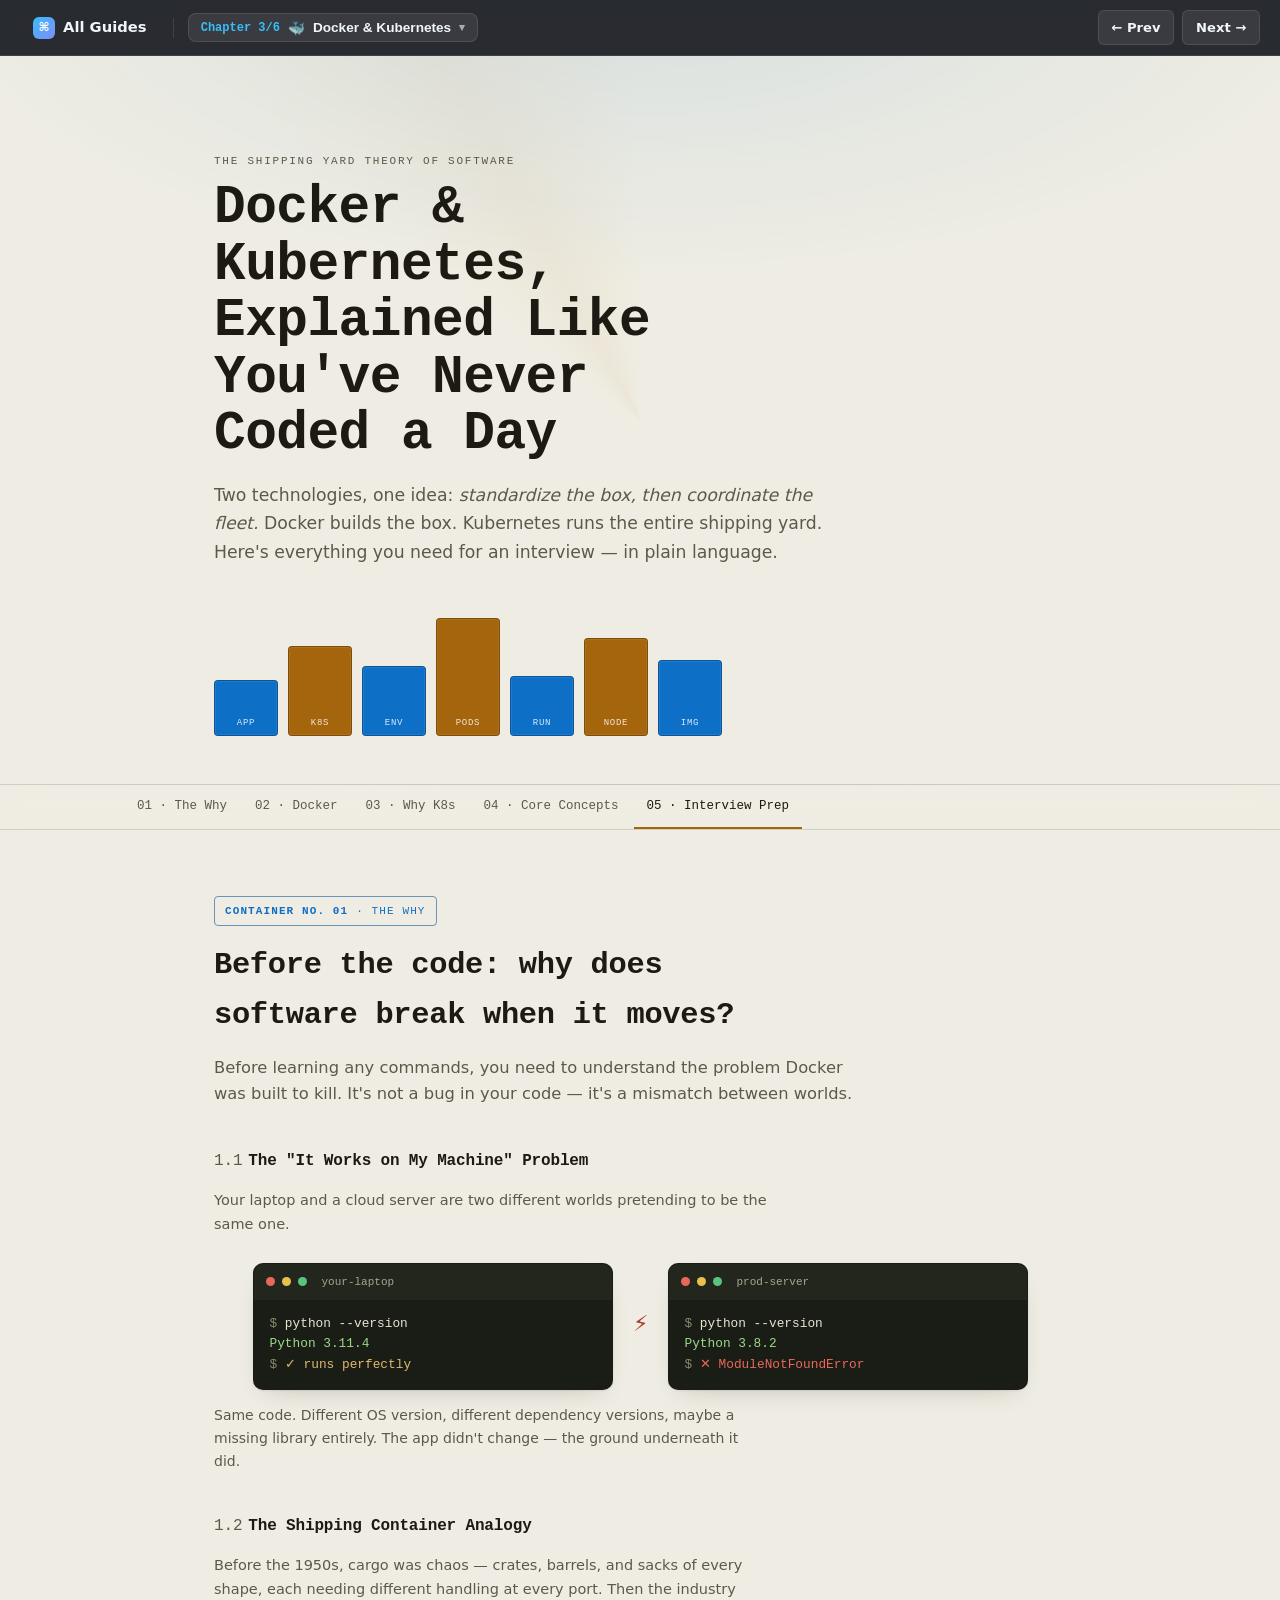
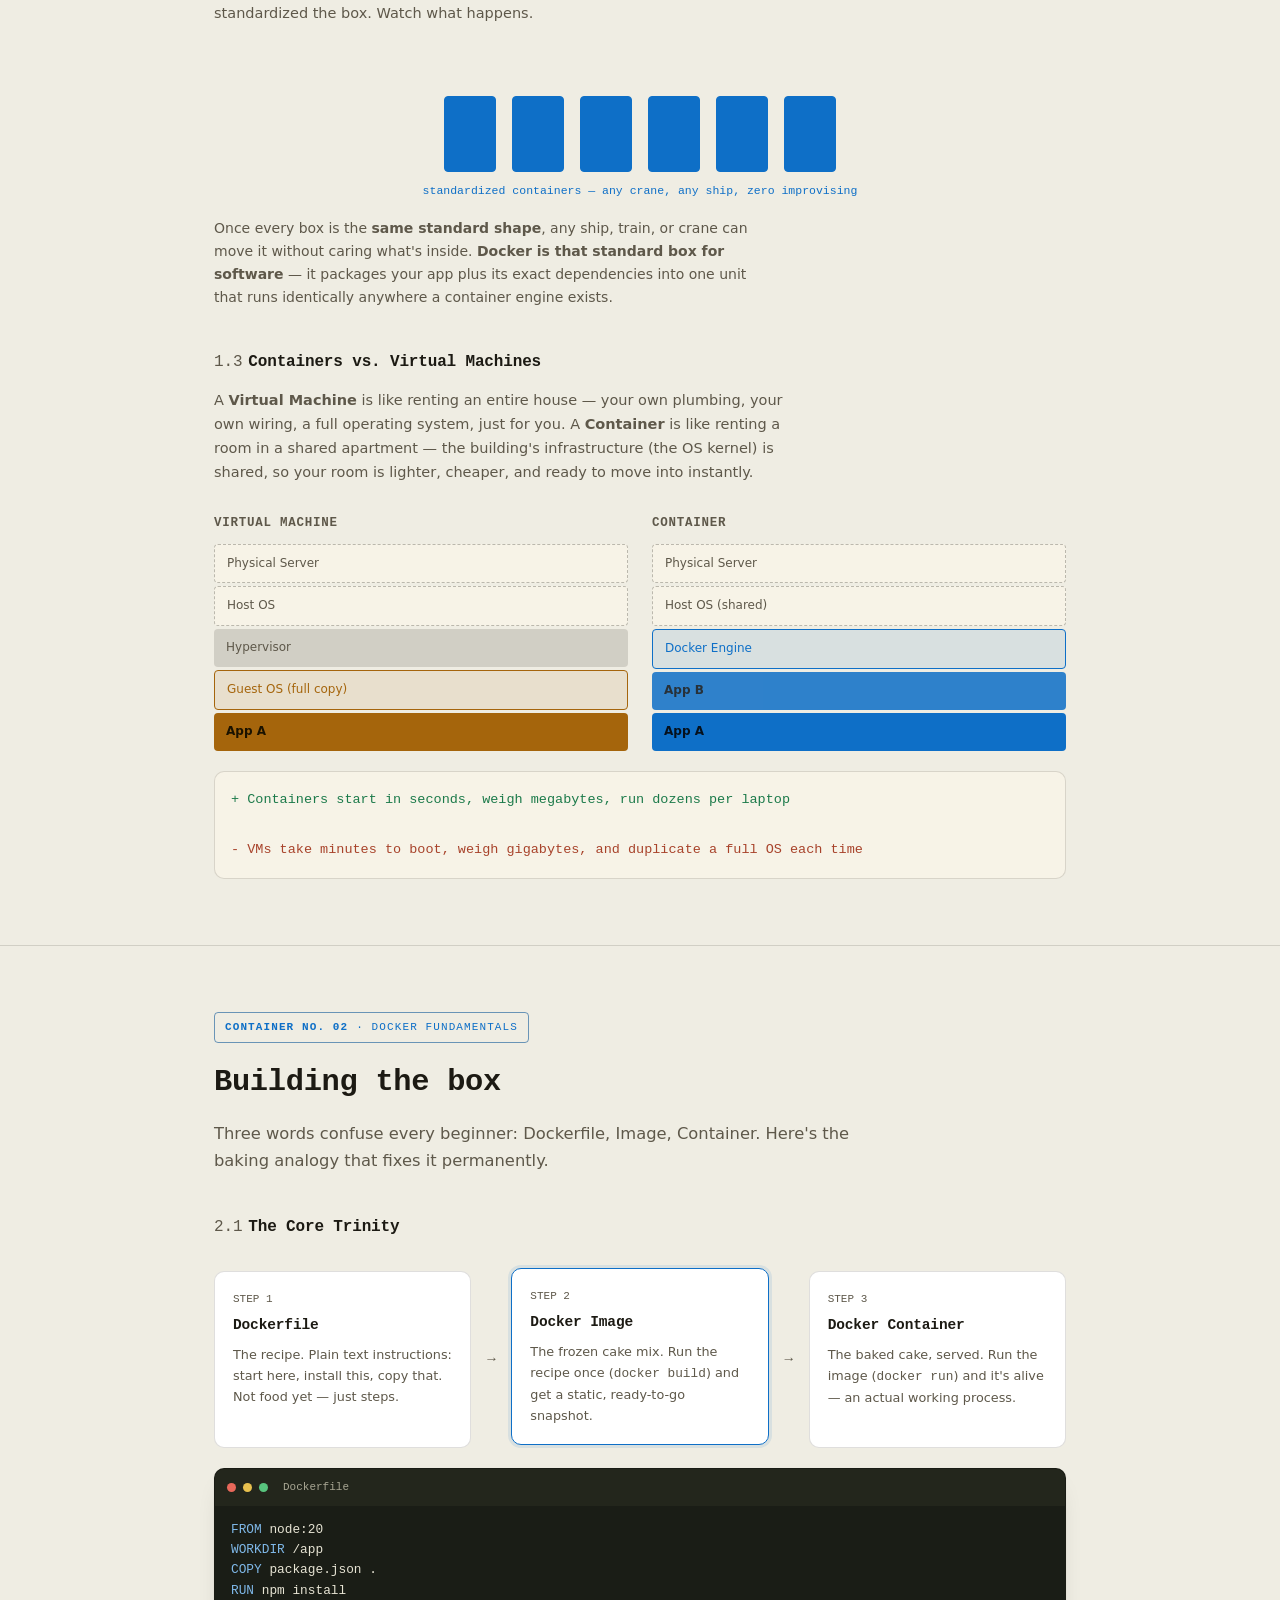
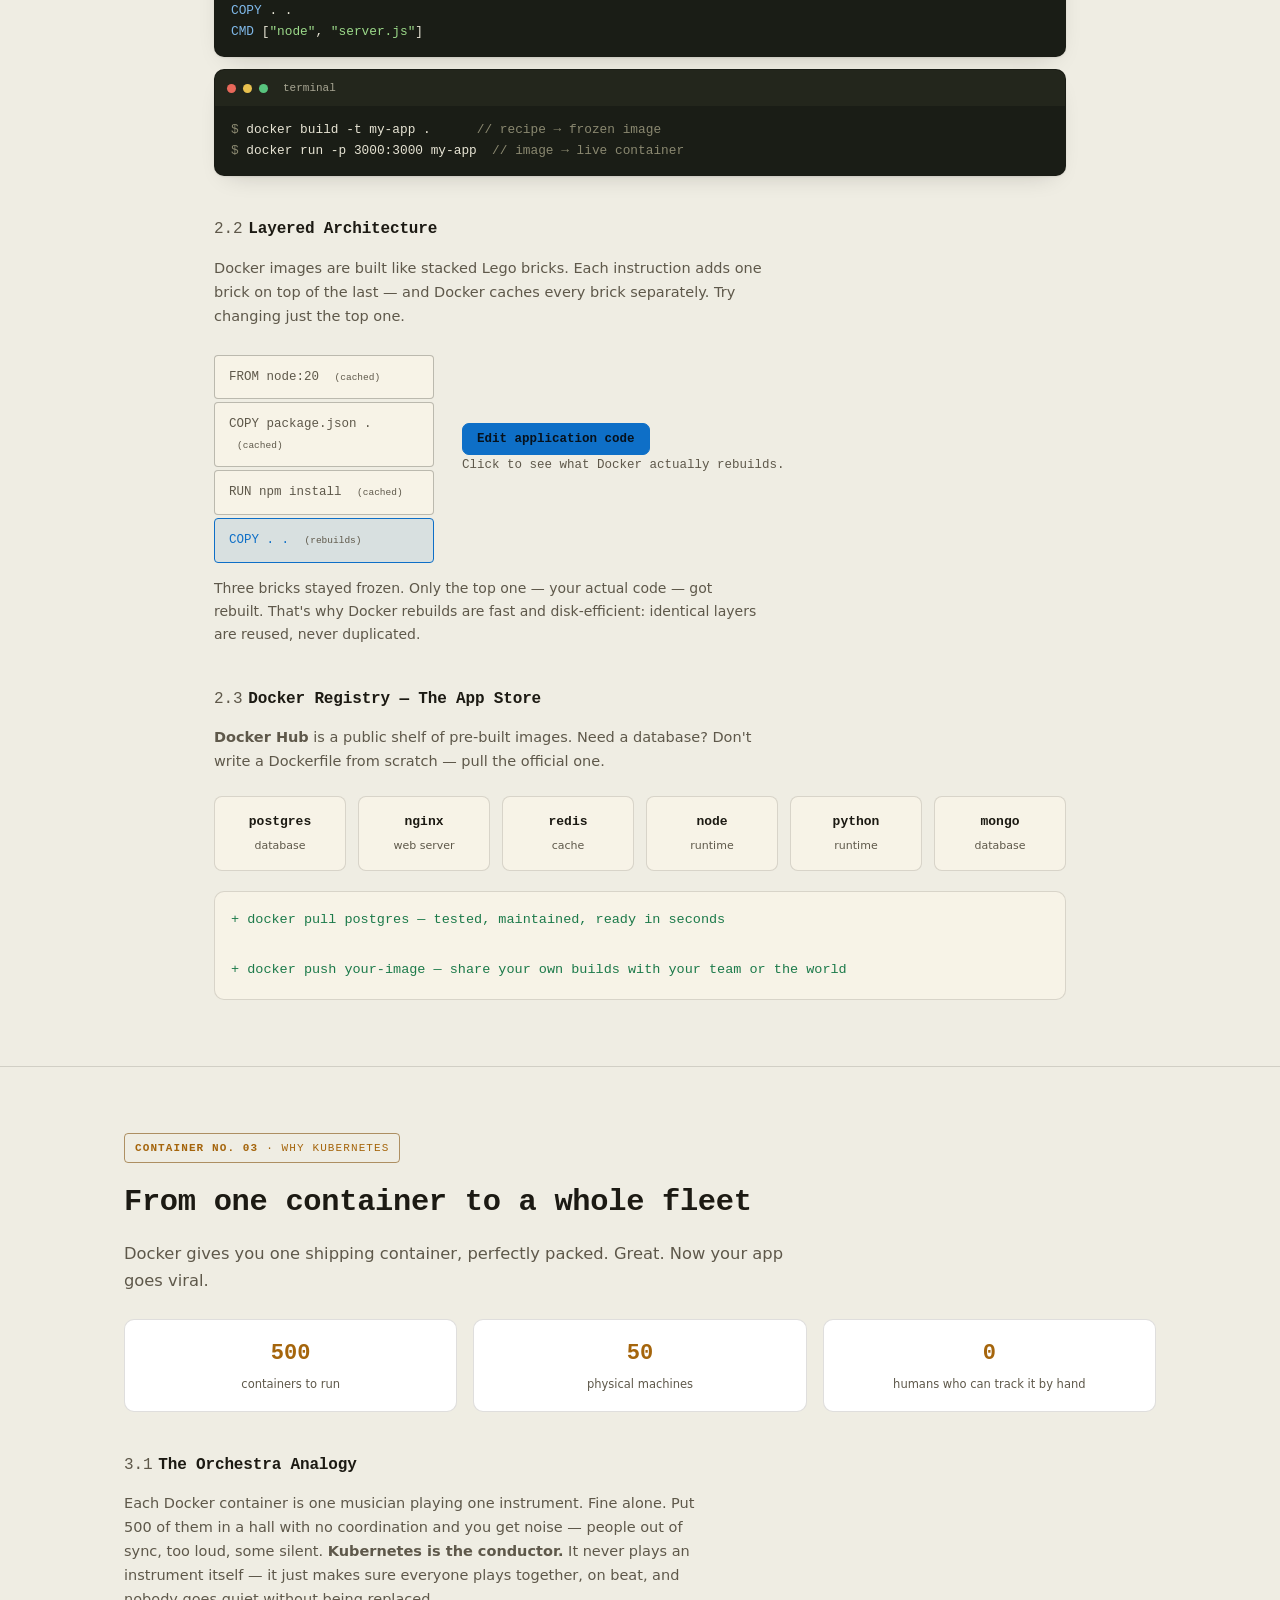
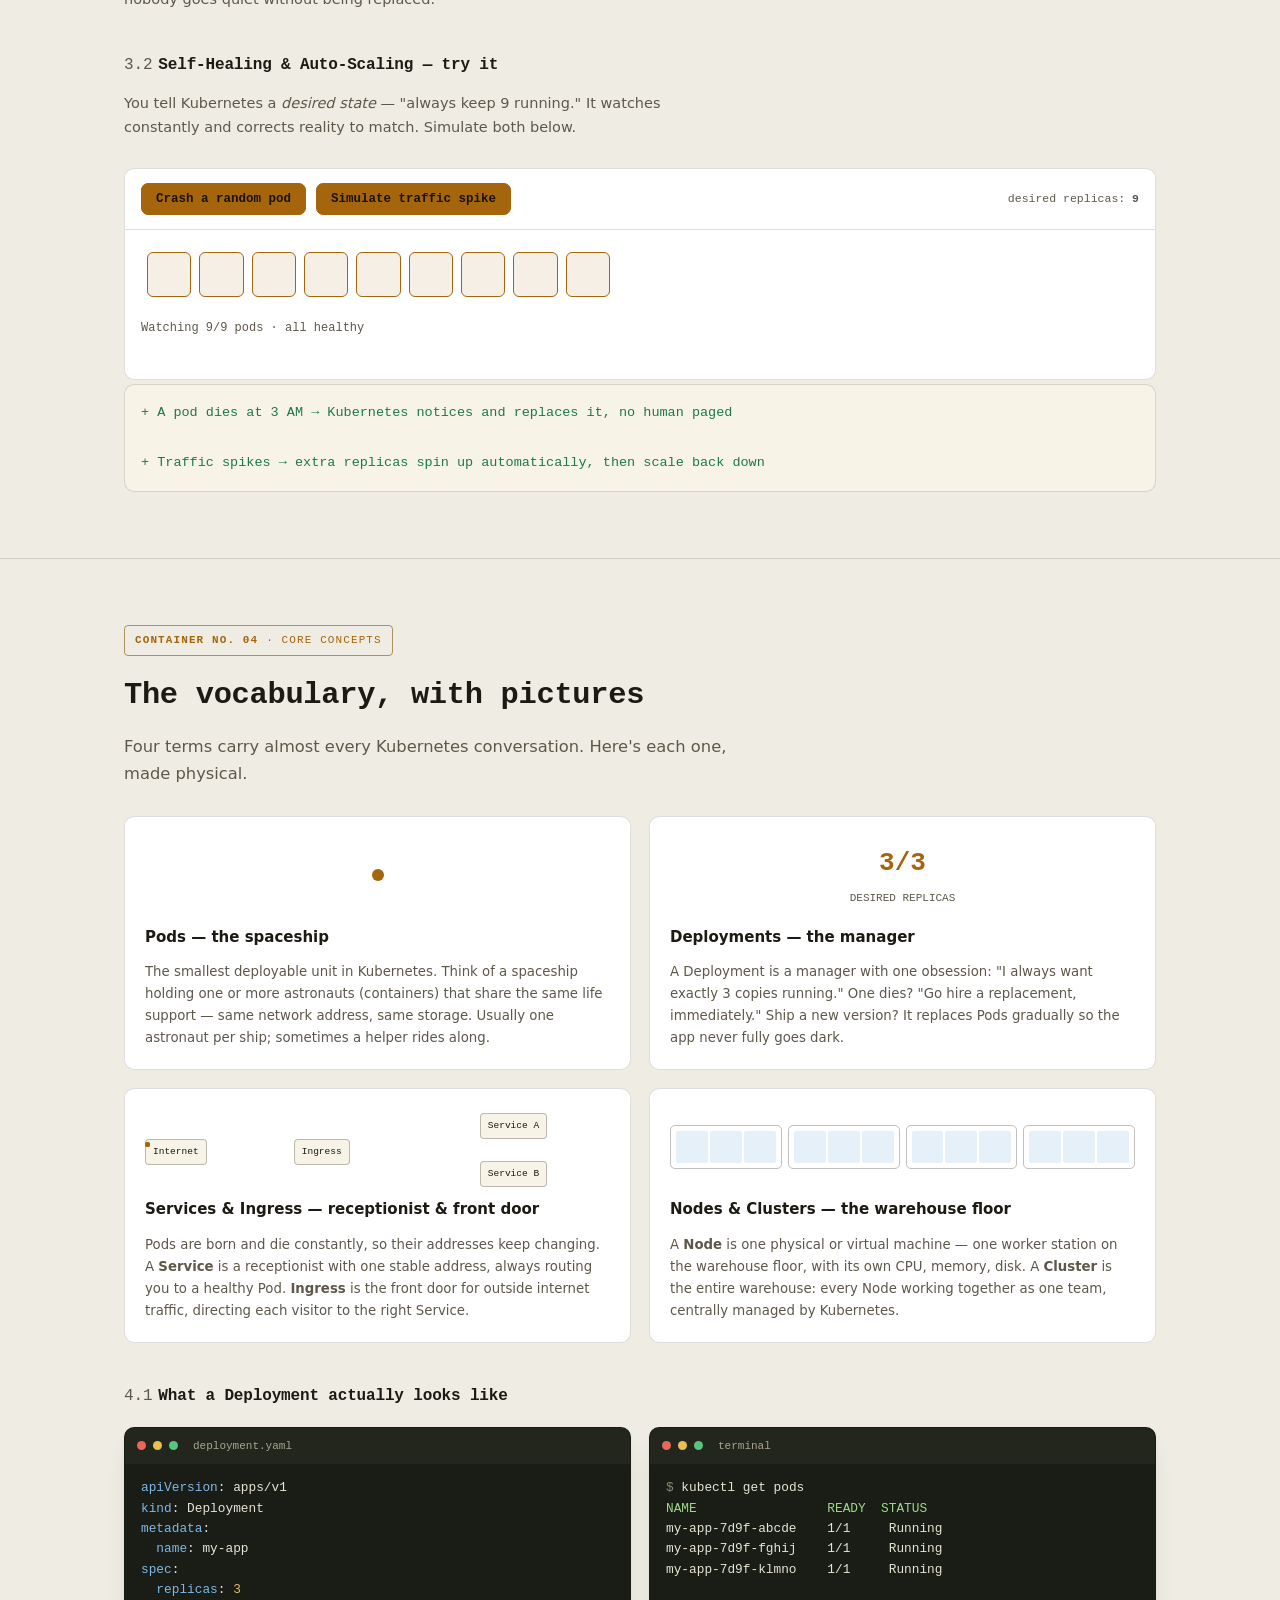
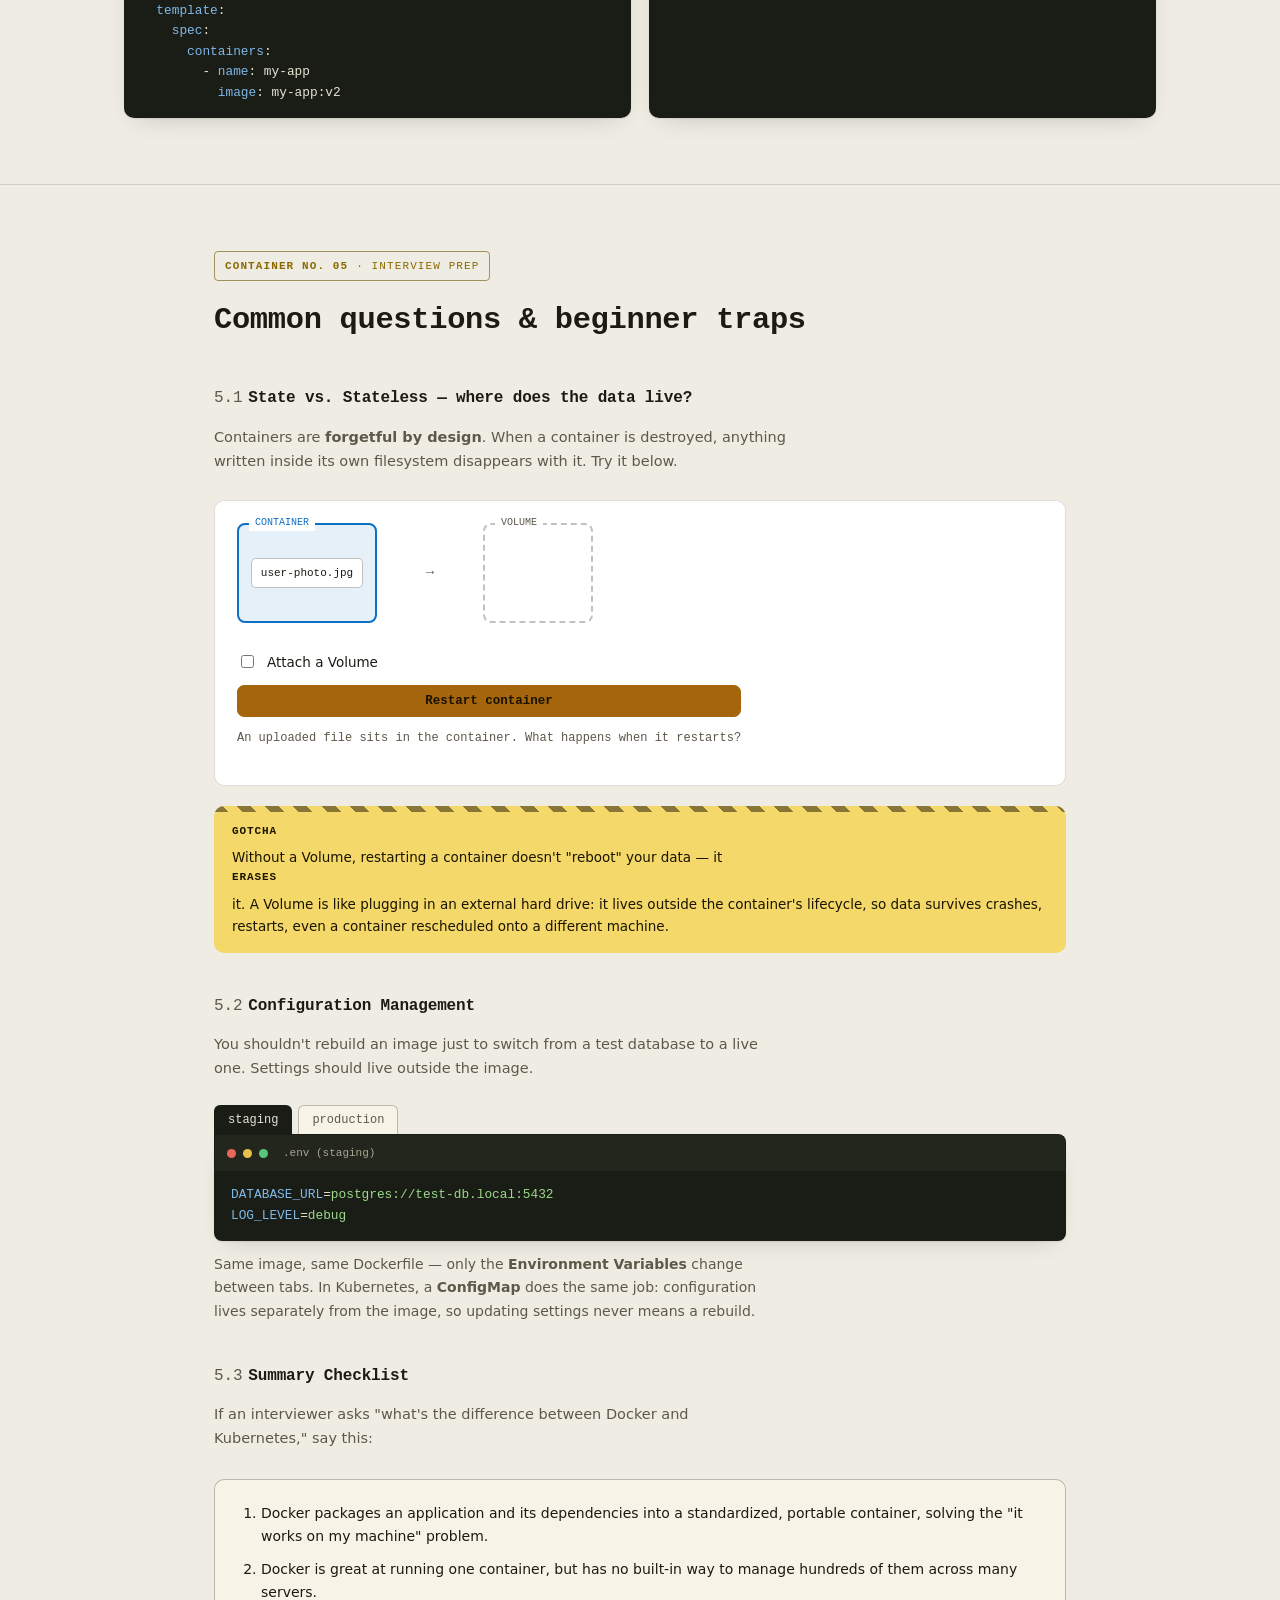
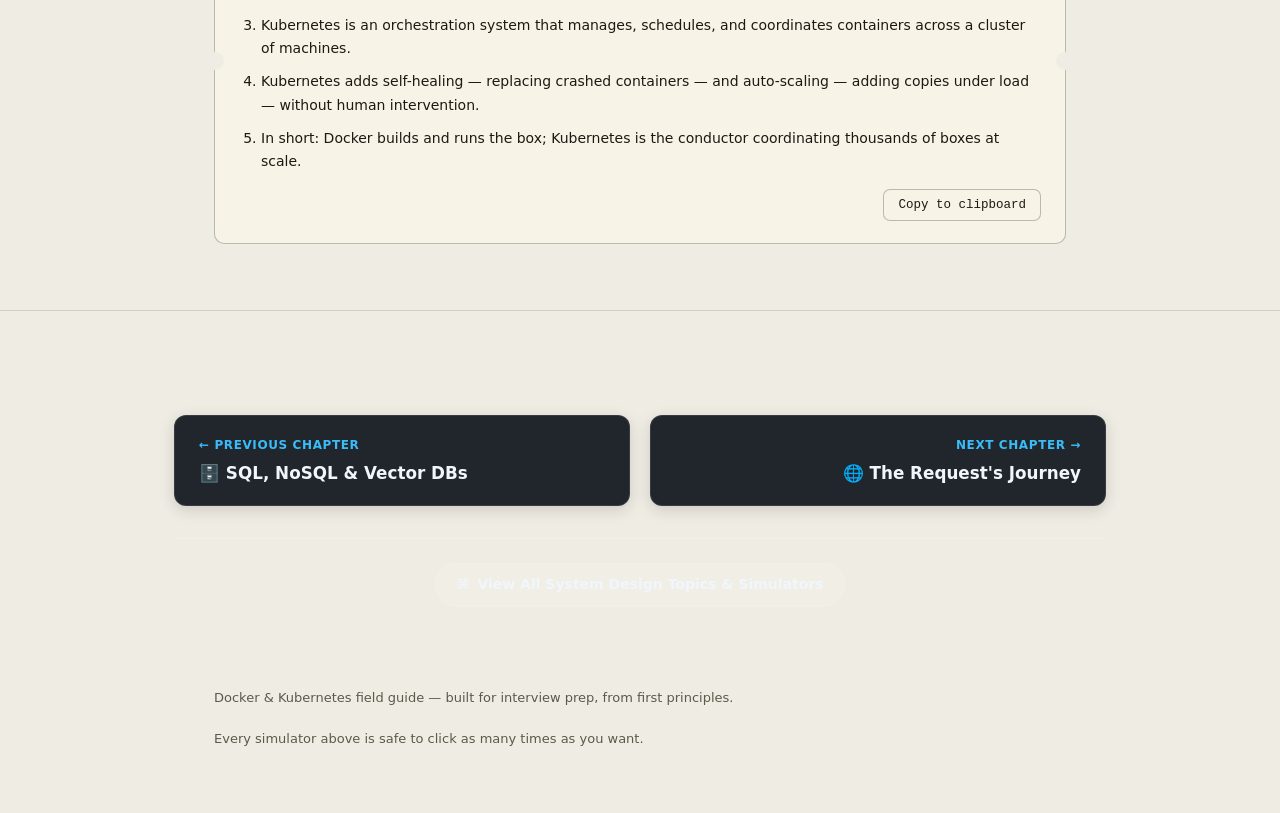
<file: Docker&Kubernetes.html>
<!doctype html>
<html>

<head>
    <meta charset="utf-8">
    <meta name="viewport" content="width=device-width, initial-scale=1">
    <meta name="color-scheme" content="light dark">
    <title>Docker &amp; Kubernetes — The Shipping Yard Theory of Software</title>
    <style>
        :root {
            color-scheme: light
        }

        body {
            margin: 0;
            padding: 0;
            font: 14px -apple-system, BlinkMacSystemFont, sans-serif;
            background: #faf9f5;
            color: #141413
        }

        img {
            max-width: 100%
        }
    </style>
    <link rel="stylesheet" href="./nav.css">
    <script src="./nav.js" defer></script>
</head>

<body>
  <!-- ==================== UNIVERSAL PUBLICATION NAV ==================== -->
  <nav class="lsd-top-nav">
    <div class="lsd-nav-container">
      <div class="lsd-nav-left">
        <a href="./index.html" class="lsd-hub-link" title="Back to All Guides">
          <span class="lsd-hub-badge">⌘</span>
          <span>All Guides</span>
        </a>
        <span class="lsd-divider"></span>
        <button class="lsd-chapter-trigger" id="lsdChapterToggle" onclick="document.getElementById('lsdMenuOverlay').classList.toggle('active')" aria-label="Open chapters menu">
          <span class="lsd-chapter-num">Chapter 3/6</span>
          <span>🐳</span>
          <span class="lsd-chapter-name">Docker & Kubernetes</span>
          <span style="font-size:0.7rem;opacity:0.6;">▾</span>
        </button>
      </div>

      <div class="lsd-nav-right">
        <a href="./DB.html" class="lsd-nav-btn" title="Previous: SQL, NoSQL & Vector DBs (Alt + [)">← Prev</a>
        <a href="./Request_Journey.html" class="lsd-nav-btn" title="Next: The Request's Journey (Alt + ])">Next →</a>
      </div>
    </div>
  </nav>

  <!-- Chapter Jump Modal / Dropdown -->
  <div class="lsd-menu-overlay" id="lsdMenuOverlay" onclick="if(event.target===this)this.classList.remove('active')">
    <div class="lsd-menu-panel">
      <div class="lsd-menu-header">
        <span class="lsd-menu-title">📚 System Design Field Guide — Chapters</span>
        <button class="lsd-menu-close" onclick="document.getElementById('lsdMenuOverlay').classList.remove('active')" aria-label="Close menu">&times;</button>
      </div>
      <div class="lsd-menu-list">
      <a href="./Caching.html" class="lsd-menu-item">
        <div class="lsd-item-icon">⚡</div>
        <div class="lsd-item-info">
          <div class="lsd-item-title">
            <span>Caching at Staff Level</span>
            
          </div>
          <div class="lsd-item-desc">Multi-tier caching, consistency, eviction, and stampede mitigation</div>
        </div>
        <span class="lsd-item-num">01</span>
      </a>
      <a href="./DB.html" class="lsd-menu-item">
        <div class="lsd-item-icon">🗄️</div>
        <div class="lsd-item-info">
          <div class="lsd-item-title">
            <span>SQL, NoSQL & Vector DBs</span>
            
          </div>
          <div class="lsd-item-desc">RDBMS, document, wide-column, graph, and vector search engines</div>
        </div>
        <span class="lsd-item-num">02</span>
      </a>
      <a href="./Docker&Kubernetes.html" class="lsd-menu-item current">
        <div class="lsd-item-icon">🐳</div>
        <div class="lsd-item-info">
          <div class="lsd-item-title">
            <span>Docker & Kubernetes</span>
            <span class="lsd-item-badge">Reading</span>
          </div>
          <div class="lsd-item-desc">Containers, layer caching, pods, self-healing, and orchestration</div>
        </div>
        <span class="lsd-item-num">03</span>
      </a>
      <a href="./Request_Journey.html" class="lsd-menu-item">
        <div class="lsd-item-icon">🌐</div>
        <div class="lsd-item-info">
          <div class="lsd-item-title">
            <span>The Request's Journey</span>
            
          </div>
          <div class="lsd-item-desc">DNS, CDN, Anycast, Proxies, Load Balancers, and API Gateways</div>
        </div>
        <span class="lsd-item-num">04</span>
      </a>
      <a href="./auth.html" class="lsd-menu-item">
        <div class="lsd-item-icon">🔐</div>
        <div class="lsd-item-info">
          <div class="lsd-item-title">
            <span>AuthN & AuthZ at Staff Level</span>
            
          </div>
          <div class="lsd-item-desc">OAuth 2.0, OIDC, JWT lifecycle, RBAC, ABAC, and Google Zanzibar</div>
        </div>
        <span class="lsd-item-num">05</span>
      </a>
      <a href="./ratelimiting.html" class="lsd-menu-item">
        <div class="lsd-item-icon">⏱️</div>
        <div class="lsd-item-info">
          <div class="lsd-item-title">
            <span>Rate Limiting, Three Ways</span>
            
          </div>
          <div class="lsd-item-desc">Fixed Window, Token Bucket, Leaky Bucket, and boundary bursts</div>
        </div>
        <span class="lsd-item-num">06</span>
      </a>
      </div>
    </div>
  </div>

    <style>
        :root {
            --bg: #EFEDE3;
            --panel: #FFFFFF;
            --panel-2: #F7F3E7;
            --ink: #1C1A13;
            --ink-muted: #5E584A;
            --border: rgba(28, 26, 19, 0.14);
            --border-strong: rgba(28, 26, 19, 0.27);
            --docker: #0E6FC7;
            --docker-soft: rgba(14, 111, 199, 0.10);
            --k8s: #A5650C;
            --k8s-soft: rgba(165, 101, 12, 0.10);
            --caution: #8A6A00;
            --caution-bg: #F4D869;
            --ok: #1C7A4A;
            --bad: #A8432B;
            --shadow: 0 1px 2px rgba(20, 18, 12, 0.07), 0 10px 26px -14px rgba(20, 18, 12, 0.24);
            --font-display: ui-monospace, "SF Mono", "Cascadia Mono", "JetBrains Mono", Menlo, Consolas, monospace;
            --font-sans: ui-sans-serif, system-ui, -apple-system, "Segoe UI", Roboto, sans-serif;
            --radius: 10px;
        }

        @media (prefers-color-scheme: dark) {
            :root {
                --bg: #10141A;
                --panel: #171C23;
                --panel-2: #1C222A;
                --ink: #E9E5D7;
                --ink-muted: #9B9684;
                --border: rgba(233, 229, 215, 0.12);
                --border-strong: rgba(233, 229, 215, 0.22);
                --docker: #52AEFA;
                --docker-soft: rgba(82, 174, 250, 0.14);
                --k8s: #F0A94E;
                --k8s-soft: rgba(240, 169, 78, 0.14);
                --caution: #F2C53D;
                --caution-bg: #3A3215;
                --ok: #4FBE82;
                --bad: #E28569;
                --shadow: 0 1px 2px rgba(0, 0, 0, 0.35), 0 10px 26px -14px rgba(0, 0, 0, 0.55);
            }
        }

        :root[data-theme="dark"] {
            --bg: #10141A;
            --panel: #171C23;
            --panel-2: #1C222A;
            --ink: #E9E5D7;
            --ink-muted: #9B9684;
            --border: rgba(233, 229, 215, 0.12);
            --border-strong: rgba(233, 229, 215, 0.22);
            --docker: #52AEFA;
            --docker-soft: rgba(82, 174, 250, 0.14);
            --k8s: #F0A94E;
            --k8s-soft: rgba(240, 169, 78, 0.14);
            --caution: #F2C53D;
            --caution-bg: #3A3215;
            --ok: #4FBE82;
            --bad: #E28569;
            --shadow: 0 1px 2px rgba(0, 0, 0, 0.35), 0 10px 26px -14px rgba(0, 0, 0, 0.55);
        }

        :root[data-theme="light"] {
            --bg: #EFEDE3;
            --panel: #FFFFFF;
            --panel-2: #F7F3E7;
            --ink: #1C1A13;
            --ink-muted: #5E584A;
            --border: rgba(28, 26, 19, 0.14);
            --border-strong: rgba(28, 26, 19, 0.27);
            --docker: #0E6FC7;
            --docker-soft: rgba(14, 111, 199, 0.10);
            --k8s: #A5650C;
            --k8s-soft: rgba(165, 101, 12, 0.10);
            --caution: #8A6A00;
            --caution-bg: #F4D869;
            --ok: #1C7A4A;
            --bad: #A8432B;
            --shadow: 0 1px 2px rgba(20, 18, 12, 0.07), 0 10px 26px -14px rgba(20, 18, 12, 0.24);
        }

        * {
            box-sizing: border-box;
        }

        body {
            margin: 0;
            background: var(--bg);
            color: var(--ink);
            font-family: var(--font-sans);
            line-height: 1.65;
            -webkit-font-smoothing: antialiased;
        }

        ::selection {
            background: var(--k8s);
            color: #1a1200;
        }

        a {
            color: inherit;
        }

        h1,
        h2,
        h3,
        h4 {
            font-family: var(--font-display);
            font-weight: 800;
            text-wrap: balance;
            margin: 0;
            letter-spacing: -0.01em;
        }

        code,
        pre,
        .mono {
            font-family: var(--font-display);
        }

        .eyebrow {
            font-family: var(--font-display);
            font-size: 11px;
            letter-spacing: 0.16em;
            text-transform: uppercase;
            color: var(--ink-muted);
            margin: 0 0 10px;
        }

        .wrap {
            max-width: 900px;
            margin: 0 auto;
            padding: 0 24px;
        }

        .wrap-wide {
            max-width: 1080px;
            margin: 0 auto;
            padding: 0 24px;
        }

        .lede {
            color: var(--ink-muted);
            max-width: 62ch;
            margin: 14px 0 0;
            font-size: 1.02rem;
        }

        #progressBar {
            position: fixed;
            top: 0;
            left: 0;
            height: 3px;
            background: var(--k8s);
            z-index: 60;
            width: 0%;
            transition: width .1s linear;
        }

        /* ---------------- HERO ---------------- */
        .hero {
            position: relative;
            overflow: hidden;
            padding: 96px 0 48px;
            border-bottom: 1px solid var(--border);
            background:
                radial-gradient(1200px 500px at 50% -10%, var(--docker-soft), transparent 60%);
        }

        .hero::before {
            content: "";
            position: absolute;
            inset: -30%;
            z-index: 0;
            opacity: .5;
            background: conic-gradient(from 0deg, transparent 0 85%, var(--k8s-soft) 92%, transparent 100%);
            animation: beacon 16s linear infinite;
        }

        @keyframes beacon {
            to {
                transform: rotate(360deg);
            }
        }

        .hero-inner {
            position: relative;
            z-index: 1;
        }

        .hero h1 {
            font-size: clamp(2.1rem, 4.8vw, 3.3rem);
            line-height: 1.07;
            max-width: 16ch;
        }

        .hero-sub {
            max-width: 58ch;
            font-size: 1.08rem;
            color: var(--ink-muted);
            margin: 18px 0 0;
        }

        .yard {
            margin-top: 40px;
            display: flex;
            align-items: flex-end;
            gap: 10px;
            height: 130px;
        }

        .crate {
            width: 64px;
            border-radius: 4px;
            position: relative;
            opacity: 0;
            transform: translateY(24px);
            animation: riseIn .6s ease forwards;
            border: 1px solid rgba(0, 0, 0, 0.25);
            background-image: repeating-linear-gradient(90deg, rgba(255, 255, 255, 0.14) 0 2px, transparent 2px 9px);
            box-shadow: inset 0 0 0 1px rgba(255, 255, 255, 0.08);
        }

        .crate::before {
            content: attr(data-tag);
            position: absolute;
            bottom: 4px;
            left: 0;
            right: 0;
            text-align: center;
            font-family: var(--font-display);
            font-size: 9px;
            letter-spacing: .08em;
            color: rgba(255, 255, 255, 0.85);
        }

        .crate.c1 {
            height: 56px;
            background: var(--docker);
            animation-delay: .05s;
        }

        .crate.c2 {
            height: 90px;
            background: var(--k8s);
            animation-delay: .18s;
        }

        .crate.c3 {
            height: 70px;
            background: var(--docker);
            animation-delay: .1s;
        }

        .crate.c4 {
            height: 118px;
            background: var(--k8s);
            animation-delay: .3s;
        }

        .crate.c5 {
            height: 60px;
            background: var(--docker);
            animation-delay: .22s;
        }

        .crate.c6 {
            height: 98px;
            background: var(--k8s);
            animation-delay: .14s;
        }

        .crate.c7 {
            height: 76px;
            background: var(--docker);
            animation-delay: .26s;
        }

        @keyframes riseIn {
            to {
                opacity: 1;
                transform: translateY(0);
            }
        }

        @media (prefers-reduced-motion: reduce) {
            .hero::before {
                animation: none;
            }

            .crate {
                opacity: 1;
                transform: none;
                animation: none;
            }
        }

        /* ---------------- TABBAR ---------------- */
        .tabbar {
            position: sticky;
            top: 0;
            z-index: 50;
            background: color-mix(in srgb, var(--bg) 88%, transparent);
            backdrop-filter: blur(10px);
            border-bottom: 1px solid var(--border);
        }

        .tabbar-inner {
            max-width: 1080px;
            margin: 0 auto;
            padding: 0 24px;
            display: flex;
            gap: 2px;
            overflow-x: auto;
        }

        .tabbar button {
            appearance: none;
            border: none;
            background: none;
            font-family: var(--font-display);
            font-size: 12.5px;
            color: var(--ink-muted);
            padding: 14px 13px;
            cursor: pointer;
            white-space: nowrap;
            position: relative;
            border-bottom: 2px solid transparent;
            transition: color .15s ease;
        }

        .tabbar button:hover {
            color: var(--ink);
        }

        .tabbar button:focus-visible {
            outline: 2px solid var(--k8s);
            outline-offset: -2px;
            border-radius: 4px;
        }

        .tabbar button.active {
            color: var(--ink);
            border-bottom-color: var(--k8s);
        }

        main {
            padding-bottom: 40px;
        }

        section.block {
            padding: 66px 0;
            border-bottom: 1px solid var(--border);
            opacity: 0;
            transform: translateY(14px);
            transition: opacity .6s ease, transform .6s ease;
        }

        section.block.revealed {
            opacity: 1;
            transform: none;
        }

        @media (prefers-reduced-motion: reduce) {
            section.block {
                opacity: 1;
                transform: none;
                transition: none;
            }
        }

        .modtag {
            display: inline-flex;
            align-items: center;
            gap: 8px;
            font-family: var(--font-display);
            font-size: 11px;
            letter-spacing: .1em;
            text-transform: uppercase;
            padding: 5px 10px;
            border-radius: 4px;
            border: 1px solid var(--border-strong);
            margin-bottom: 14px;
        }

        .modtag.docker {
            color: var(--docker);
            border-color: color-mix(in srgb, var(--docker) 45%, var(--border-strong));
        }

        .modtag.k8s {
            color: var(--k8s);
            border-color: color-mix(in srgb, var(--k8s) 45%, var(--border-strong));
        }

        .modtag.caution {
            color: var(--caution);
            border-color: color-mix(in srgb, var(--caution) 45%, var(--border-strong));
        }

        .modtag .plate {
            font-weight: 800;
        }

        section.block h2 {
            font-size: clamp(1.4rem, 2.6vw, 1.9rem);
        }

        h3.sub {
            font-size: 1rem;
            font-weight: 700;
            margin-top: 40px;
            color: var(--ink);
        }

        h3.sub .n {
            color: var(--ink-muted);
            font-weight: 500;
            margin-right: 6px;
        }

        .panel {
            border: 1px solid var(--border);
            border-radius: var(--radius);
            background: var(--panel);
            box-shadow: var(--shadow);
        }

        .scrollx {
            overflow-x: auto;
        }

        /* rivet card: corrugated container plate */
        .plate-card {
            position: relative;
            border: 1px solid var(--border-strong);
            border-radius: 8px;
            padding: 18px 20px;
            background: var(--panel-2);
        }

        .plate-card::before,
        .plate-card::after {
            content: "";
            position: absolute;
            top: 7px;
            width: 5px;
            height: 5px;
            border-radius: 50%;
            background: var(--border-strong);
        }

        .plate-card::before {
            left: 7px;
        }

        .plate-card::after {
            right: 7px;
        }

        /* terminal chrome */
        .term {
            border-radius: var(--radius);
            overflow: hidden;
            border: 1px solid var(--border);
            background: #1A1D16;
            box-shadow: var(--shadow);
        }

        .term-bar {
            display: flex;
            align-items: center;
            gap: 7px;
            padding: 9px 12px;
            background: #23261C;
        }

        .term-bar .d {
            width: 9px;
            height: 9px;
            border-radius: 50%;
        }

        .term-bar .d1 {
            background: #E8685A;
        }

        .term-bar .d2 {
            background: #E8C04E;
        }

        .term-bar .d3 {
            background: #58C47E;
        }

        .term-bar .fname {
            margin-left: 8px;
            font-family: var(--font-display);
            font-size: 11px;
            color: #A8A693;
        }

        .term pre {
            margin: 0;
            padding: 14px 16px;
            color: #E7E4D4;
            font-size: 12.8px;
            line-height: 1.6;
            overflow-x: auto;
        }

        .term .c1 {
            color: #7FB8E8;
        }

        .term .c2 {
            color: #9BD989;
        }

        .term .c3 {
            color: #E0B870;
        }

        .term .c4 {
            color: #8A8870;
        }

        .diff {
            margin: 0;
            padding: 14px 0;
            background: var(--panel-2);
            border: 1px solid var(--border);
            border-radius: var(--radius);
            font-size: 13.5px;
            overflow: hidden;
        }

        .diff .row {
            padding: 3px 16px;
            white-space: pre-wrap;
            display: block;
        }

        .diff .plus {
            color: var(--ok);
        }

        .diff .minus {
            color: var(--bad);
        }

        .two-col {
            display: grid;
            grid-template-columns: 1fr 1fr;
            gap: 18px;
            margin-top: 18px;
        }

        @media (max-width:720px) {
            .two-col {
                grid-template-columns: 1fr;
            }
        }

        .bp-list {
            margin: 16px 0 0;
            padding: 0;
            list-style: none;
            display: flex;
            flex-direction: column;
            gap: 10px;
        }

        .bp-list li {
            display: flex;
            gap: 10px;
            font-size: 14.5px;
            align-items: flex-start;
        }

        .bp-list li::before {
            content: "→";
            font-family: var(--font-display);
            color: var(--c, var(--ink-muted));
            flex: none;
            margin-top: 1px;
        }

        button.btn {
            font-family: var(--font-display);
            font-size: 12.5px;
            border: 1px solid var(--border-strong);
            background: var(--panel-2);
            color: var(--ink);
            padding: 8px 14px;
            border-radius: 7px;
            cursor: pointer;
            transition: background .15s, border-color .15s, transform .1s;
        }

        button.btn:hover {
            background: var(--k8s-soft);
            border-color: var(--k8s);
        }

        button.btn:active {
            transform: scale(.97);
        }

        button.btn:focus-visible {
            outline: 2px solid var(--k8s);
            outline-offset: 1px;
        }

        button.btn.primary {
            background: var(--k8s);
            border-color: var(--k8s);
            color: #1a1200;
            font-weight: 700;
        }

        button.btn.blue {
            background: var(--docker);
            border-color: var(--docker);
            color: #06111c;
            font-weight: 700;
        }

        /* ================= MODULE 1 ================= */
        .mismatch {
            display: flex;
            gap: 20px;
            align-items: center;
            justify-content: center;
            margin-top: 26px;
            flex-wrap: wrap;
        }

        .mismatch .term {
            flex: 1 1 280px;
            max-width: 360px;
        }

        .mismatch .bolt {
            font-family: var(--font-display);
            font-size: 22px;
            color: var(--bad);
            flex: none;
        }

        .yard2 {
            margin-top: 26px;
            display: flex;
            gap: 16px;
            justify-content: center;
            flex-wrap: wrap;
            min-height: 120px;
            align-items: flex-end;
        }

        .yard2 .box {
            width: 52px;
            border: 1px solid var(--border-strong);
            border-radius: 4px;
            background: var(--panel-2);
            transition: transform .7s cubic-bezier(.2, .8, .2, 1), background .4s;
        }

        .chaos .box {
            height: 70px;
        }

        .chaos .box:nth-child(1) {
            transform: translateY(8px) rotate(-11deg) translateX(-6px);
        }

        .chaos .box:nth-child(2) {
            transform: translateY(-14px) rotate(7deg) translateX(10px);
            height: 50px;
        }

        .chaos .box:nth-child(3) {
            transform: translateY(4px) rotate(-4deg);
            height: 86px;
        }

        .chaos .box:nth-child(4) {
            transform: translateY(-6px) rotate(13deg) translateX(-10px);
            height: 40px;
        }

        .chaos .box:nth-child(5) {
            transform: translateY(10px) rotate(-8deg) translateX(8px);
            height: 95px;
        }

        .chaos .box:nth-child(6) {
            transform: translateY(-2px) rotate(5deg);
            height: 60px;
        }

        .yard2.ordered .box {
            transform: none !important;
            height: 76px;
            background: var(--docker);
            border-color: var(--docker);
        }

        .yard2-caption {
            text-align: center;
            font-family: var(--font-display);
            font-size: 11.5px;
            color: var(--ink-muted);
            margin-top: 10px;
            transition: color .3s;
        }

        .yard2.ordered+.yard2-caption {
            color: var(--docker);
        }

        .stack-compare {
            display: grid;
            grid-template-columns: 1fr 1fr;
            gap: 24px;
            margin-top: 28px;
        }

        @media (max-width:700px) {
            .stack-compare {
                grid-template-columns: 1fr;
            }
        }

        .stack-col h4 {
            font-family: var(--font-display);
            font-size: 12.5px;
            text-transform: uppercase;
            letter-spacing: .06em;
            margin-bottom: 10px;
            color: var(--ink-muted);
        }

        .stack-bars {
            display: flex;
            flex-direction: column-reverse;
            gap: 3px;
        }

        .sbar {
            padding: 9px 12px;
            font-size: 12px;
            border-radius: 4px;
            opacity: 0;
            transform: scaleY(.4);
            transform-origin: bottom;
            transition: opacity .5s ease, transform .5s ease;
        }

        .revealed .sbar {
            opacity: 1;
            transform: scaleY(1);
        }

        .sbar.host {
            background: var(--panel-2);
            border: 1px dashed var(--border-strong);
            color: var(--ink-muted);
        }

        .sbar.hyper {
            background: var(--border);
            color: var(--ink-muted);
        }

        .sbar.guest {
            background: var(--k8s-soft);
            color: var(--k8s);
            border: 1px solid var(--k8s);
        }

        .sbar.engine {
            background: var(--docker-soft);
            color: var(--docker);
            border: 1px solid var(--docker);
        }

        .sbar.app {
            background: var(--docker);
            color: #06111c;
            font-weight: 700;
        }

        .sbar.appv {
            background: var(--k8s);
            color: #1a1200;
            font-weight: 700;
        }

        /* ================= MODULE 2 ================= */
        .pipeline {
            display: flex;
            align-items: stretch;
            gap: 0;
            margin-top: 30px;
            flex-wrap: wrap;
        }

        .pipe-step {
            flex: 1 1 200px;
            border: 1px solid var(--border);
            border-radius: var(--radius);
            padding: 18px;
            background: var(--panel);
            position: relative;
            transition: border-color .3s, box-shadow .3s, transform .3s;
        }

        .pipe-step.active {
            border-color: var(--docker);
            box-shadow: 0 0 0 3px var(--docker-soft);
            transform: translateY(-3px);
        }

        .pipe-step .pn {
            font-family: var(--font-display);
            font-size: 11px;
            color: var(--ink-muted);
        }

        .pipe-step h4 {
            font-size: 14.5px;
            margin: 6px 0 6px;
        }

        .pipe-step p {
            margin: 0;
            font-size: 12.8px;
            color: var(--ink-muted);
        }

        .pipe-arrow {
            display: flex;
            align-items: center;
            justify-content: center;
            width: 40px;
            flex: none;
            font-family: var(--font-display);
            color: var(--ink-muted);
        }

        @media (max-width:760px) {
            .pipe-arrow {
                width: 100%;
                transform: rotate(90deg);
                padding: 4px 0;
            }
        }

        .lego-wrap {
            display: flex;
            gap: 28px;
            align-items: center;
            flex-wrap: wrap;
            margin-top: 26px;
        }

        .lego-stack {
            display: flex;
            flex-direction: column-reverse;
            gap: 3px;
            width: 220px;
        }

        .brick {
            padding: 11px 14px;
            border-radius: 4px;
            font-size: 12.5px;
            font-family: var(--font-display);
            border: 1px solid var(--border-strong);
            transition: background .3s, transform .3s, box-shadow .3s;
        }

        .brick.base {
            background: var(--panel-2);
            color: var(--ink-muted);
        }

        .brick.deps {
            background: var(--panel-2);
            color: var(--ink-muted);
        }

        .brick.code {
            background: var(--docker-soft);
            color: var(--docker);
            border-color: var(--docker);
        }

        .brick.code.swapped {
            animation: flash .7s ease;
        }

        @keyframes flash {
            0% {
                background: var(--docker);
                color: #06111c;
                transform: scale(1.03);
            }

            100% {
                background: var(--docker-soft);
                color: var(--docker);
                transform: scale(1);
            }
        }

        .lego-log {
            flex: 1 1 260px;
            min-width: 220px;
        }

        .lego-log .readout {
            font-family: var(--font-display);
            font-size: 12.5px;
            color: var(--ink-muted);
            min-height: 40px;
        }

        .cache-tag {
            font-family: var(--font-display);
            font-size: 9.5px;
            color: var(--ink-muted);
            margin-left: 8px;
        }

        .shelf {
            display: grid;
            grid-template-columns: repeat(auto-fit, minmax(110px, 1fr));
            gap: 12px;
            margin-top: 22px;
        }

        .shelf-item {
            border: 1px solid var(--border);
            border-radius: 8px;
            padding: 14px 10px;
            text-align: center;
            background: var(--panel-2);
            transition: transform .2s ease, box-shadow .2s ease, border-color .2s;
            cursor: default;
        }

        .shelf-item:hover {
            transform: translateY(-4px);
            box-shadow: var(--shadow);
            border-color: var(--docker);
        }

        .shelf-item b {
            display: block;
            font-size: 13px;
            font-family: var(--font-display);
        }

        .shelf-item span {
            font-size: 11px;
            color: var(--ink-muted);
        }

        /* ================= MODULE 3 ================= */
        .stat-row {
            display: flex;
            gap: 16px;
            margin-top: 24px;
            flex-wrap: wrap;
        }

        .stat {
            flex: 1 1 140px;
            border: 1px solid var(--border);
            border-radius: var(--radius);
            padding: 16px;
            background: var(--panel);
            text-align: center;
        }

        .stat b {
            display: block;
            font-family: var(--font-display);
            font-size: 22px;
            color: var(--k8s);
        }

        .stat span {
            font-size: 11.5px;
            color: var(--ink-muted);
        }

        .sim-panel {
            margin-top: 28px;
            border: 1px solid var(--border);
            border-radius: var(--radius);
            background: var(--panel);
            overflow: hidden;
        }

        .sim-toolbar {
            display: flex;
            gap: 10px;
            padding: 14px 16px;
            border-bottom: 1px solid var(--border);
            flex-wrap: wrap;
        }

        .sim-grid {
            display: grid;
            grid-template-columns: repeat(auto-fill, minmax(42px, 1fr));
            gap: 8px;
            padding: 22px;
        }

        .unit {
            aspect-ratio: 1;
            border-radius: 6px;
            background: var(--k8s-soft);
            border: 1px solid var(--k8s);
            transition: background .4s, border-color .4s, transform .3s, opacity .4s;
        }

        .unit.hidden-slot {
            opacity: 0;
            transform: scale(.5);
            border-style: dashed;
            background: transparent;
        }

        .unit.dying {
            background: var(--bad);
            border-color: var(--bad);
            animation: shake .4s ease;
        }

        @keyframes shake {

            0%,
            100% {
                transform: translateX(0);
            }

            25% {
                transform: translateX(-3px);
            }

            75% {
                transform: translateX(3px);
            }
        }

        .unit.spawning {
            background: var(--ok);
            border-color: var(--ok);
            transform: scale(1.12);
        }

        .sim-log {
            font-family: var(--font-display);
            font-size: 12px;
            color: var(--ink-muted);
            padding: 0 16px 16px;
            display: flex;
            flex-direction: column;
            gap: 3px;
            min-height: 60px;
        }

        .sim-log .ok {
            color: var(--ok);
        }

        .sim-log .bad {
            color: var(--bad);
        }

        .sim-log .info {
            color: var(--k8s);
        }

        /* ================= MODULE 4 ================= */
        .concept-grid {
            display: grid;
            grid-template-columns: repeat(2, 1fr);
            gap: 18px;
            margin-top: 28px;
        }

        @media (max-width:760px) {
            .concept-grid {
                grid-template-columns: 1fr;
            }
        }

        .concept-card {
            border: 1px solid var(--border);
            border-radius: var(--radius);
            padding: 20px;
            background: var(--panel);
            display: flex;
            flex-direction: column;
            gap: 12px;
            min-height: 220px;
        }

        .concept-card .ctitle {
            font-size: 15px;
            font-weight: 700;
        }

        .concept-card .cdesc {
            font-size: 13.3px;
            color: var(--ink-muted);
            margin: 0;
        }

        .concept-visual {
            height: 76px;
            display: flex;
            align-items: center;
            justify-content: center;
            position: relative;
        }

        /* pod rings */
        .pod-glyph {
            position: relative;
            width: 34px;
            height: 34px;
        }

        .pod-core {
            position: absolute;
            inset: 11px;
            border-radius: 50%;
            background: var(--k8s);
        }

        .pod-ring {
            position: absolute;
            inset: 0;
            border: 1.5px solid var(--k8s);
            border-radius: 50%;
            opacity: 0;
            animation: pulse 2.4s ease-out infinite;
        }

        .pod-ring.r2 {
            animation-delay: .8s;
        }

        .pod-ring.r3 {
            animation-delay: 1.6s;
        }

        @keyframes pulse {
            0% {
                transform: scale(.3);
                opacity: .9;
            }

            100% {
                transform: scale(1.6);
                opacity: 0;
            }
        }

        /* deployment counter */
        .counter-badge {
            font-family: var(--font-display);
            font-size: 26px;
            font-weight: 800;
            color: var(--k8s);
        }

        .counter-wrap {
            display: flex;
            flex-direction: column;
            align-items: center;
            gap: 4px;
        }

        .counter-sub {
            font-size: 11px;
            color: var(--ink-muted);
            font-family: var(--font-display);
        }

        /* service/ingress flow */
        .flow {
            width: 100%;
            height: 76px;
            position: relative;
        }

        .flow .node {
            position: absolute;
            font-family: var(--font-display);
            font-size: 9.5px;
            padding: 4px 7px;
            border: 1px solid var(--border-strong);
            border-radius: 4px;
            background: var(--panel-2);
            white-space: nowrap;
        }

        .flow .n1 {
            left: 0;
            top: 30px;
        }

        .flow .n2 {
            left: 38%;
            top: 30px;
            transform: translateX(-50%);
        }

        .flow .n3 {
            left: 72%;
            top: 4px;
        }

        .flow .n4 {
            left: 72%;
            top: 52px;
        }

        .dot-travel {
            position: absolute;
            width: 5px;
            height: 5px;
            border-radius: 50%;
            background: var(--k8s);
            top: 33px;
            left: 0;
            animation: travel 2.6s linear infinite;
        }

        .dot-travel.d2 {
            animation-delay: 1.3s;
        }

        @keyframes travel {
            0% {
                left: 4%;
                opacity: 0;
            }

            8% {
                opacity: 1;
            }

            45% {
                left: 36%;
                top: 33px;
            }

            55% {
                left: 36%;
            }

            70% {
                left: 70%;
                top: 9px;
            }

            100% {
                left: 94%;
                top: 9px;
                opacity: 0;
            }
        }

        /* node cluster */
        .cluster {
            display: grid;
            grid-template-columns: repeat(4, 1fr);
            gap: 6px;
            width: 100%;
        }

        .node-box {
            border: 1px solid var(--border-strong);
            border-radius: 5px;
            padding: 5px;
            display: grid;
            grid-template-columns: repeat(3, 1fr);
            gap: 2px;
            animation: nodeglow 6s ease-in-out infinite;
        }

        .node-box:nth-child(2) {
            animation-delay: 1.5s;
        }

        .node-box:nth-child(3) {
            animation-delay: 3s;
        }

        .node-box:nth-child(4) {
            animation-delay: 4.5s;
        }

        .node-box span {
            display: block;
            aspect-ratio: 1;
            background: var(--docker-soft);
            border-radius: 2px;
        }

        @keyframes nodeglow {

            0%,
            80%,
            100% {
                box-shadow: none;
                border-color: var(--border-strong);
            }

            10% {
                box-shadow: 0 0 0 2px var(--k8s-soft);
                border-color: var(--k8s);
            }
        }

        @media (prefers-reduced-motion: reduce) {

            .pod-ring,
            .dot-travel,
            .node-box {
                animation: none !important;
            }
        }

        /* ================= MODULE 5 ================= */
        .state-sim {
            margin-top: 26px;
            border: 1px solid var(--border);
            border-radius: var(--radius);
            background: var(--panel);
            padding: 22px;
            display: flex;
            gap: 28px;
            flex-wrap: wrap;
            align-items: center;
        }

        .container-box {
            width: 140px;
            height: 100px;
            border: 2px solid var(--docker);
            border-radius: 8px;
            position: relative;
            display: flex;
            align-items: center;
            justify-content: center;
            background: var(--docker-soft);
            flex: none;
            transition: transform .3s;
        }

        .container-box.resetting {
            animation: reset-spin .6s ease;
        }

        @keyframes reset-spin {
            50% {
                transform: scale(.92) rotate(-2deg);
                border-color: var(--bad);
            }
        }

        .container-box .clabel {
            position: absolute;
            top: -10px;
            left: 10px;
            background: var(--panel);
            padding: 0 6px;
            font-family: var(--font-display);
            font-size: 10px;
            color: var(--docker);
        }

        .file-chip {
            font-family: var(--font-display);
            font-size: 11px;
            background: var(--panel);
            border: 1px solid var(--border-strong);
            padding: 5px 9px;
            border-radius: 5px;
            transition: all .6s ease;
            position: relative;
        }

        .file-chip.gone {
            opacity: 0;
            transform: translateY(14px) scale(.6);
        }

        .arrow-slot {
            width: 50px;
            text-align: center;
            font-family: var(--font-display);
            color: var(--ink-muted);
        }

        .volume-box {
            width: 110px;
            height: 100px;
            border: 2px dashed var(--border-strong);
            border-radius: 8px;
            display: flex;
            align-items: center;
            justify-content: center;
            flex: none;
            position: relative;
            transition: border-color .3s;
        }

        .volume-box .clabel {
            position: absolute;
            top: -10px;
            left: 10px;
            background: var(--panel);
            padding: 0 6px;
            font-family: var(--font-display);
            font-size: 10px;
            color: var(--ink-muted);
        }

        .volume-box.active {
            border-color: var(--ok);
            border-style: solid;
        }

        .state-controls {
            display: flex;
            flex-direction: column;
            gap: 12px;
            min-width: 220px;
        }

        .toggle-row {
            display: flex;
            align-items: center;
            gap: 10px;
            font-size: 13.5px;
        }

        .state-log {
            font-family: var(--font-display);
            font-size: 12px;
            color: var(--ink-muted);
            min-height: 34px;
        }

        .state-log .ok {
            color: var(--ok);
        }

        .state-log .bad {
            color: var(--bad);
        }

        .cfg-tabs {
            display: flex;
            gap: 6px;
            margin-top: 24px;
        }

        .cfg-tabs button {
            font-family: var(--font-display);
            font-size: 12px;
            padding: 7px 13px;
            border-radius: 6px 6px 0 0;
            border: 1px solid var(--border-strong);
            border-bottom: none;
            background: var(--panel-2);
            color: var(--ink-muted);
            cursor: pointer;
        }

        .cfg-tabs button.active {
            background: #1A1D16;
            color: #E7E4D4;
        }

        .caution-box {
            margin-top: 20px;
            border-radius: var(--radius);
            padding: 16px 18px;
            background: var(--caution-bg);
            color: #1a1400;
            position: relative;
            overflow: hidden;
        }

        :root[data-theme="dark"] .caution-box,
        @media (prefers-color-scheme:dark) {
            .caution-box {
                color: #2a2000;
            }
        }

        .caution-box::before {
            content: "";
            position: absolute;
            inset: 0 0 auto 0;
            height: 6px;
            background: repeating-linear-gradient(45deg, #1a1400 0 10px, var(--caution-bg) 10px 20px);
            opacity: .5;
        }

        .caution-box b {
            font-family: var(--font-display);
            font-size: 11px;
            text-transform: uppercase;
            letter-spacing: .08em;
            display: block;
            margin-bottom: 6px;
        }

        .caution-box p {
            margin: 0;
            font-size: 13.5px;
        }

        .ticket {
            margin-top: 28px;
            border: 1px solid var(--border-strong);
            border-radius: var(--radius);
            background: var(--panel-2);
            padding: 22px 24px;
            position: relative;
        }

        .ticket::before,
        .ticket::after {
            content: "";
            position: absolute;
            top: 50%;
            width: 18px;
            height: 18px;
            border-radius: 50%;
            background: var(--bg);
            transform: translateY(-50%);
        }

        .ticket::before {
            left: -9px;
        }

        .ticket::after {
            right: -9px;
        }

        .ticket ol {
            margin: 0;
            padding-left: 22px;
            display: flex;
            flex-direction: column;
            gap: 10px;
            font-size: 14px;
        }

        .ticket-foot {
            display: flex;
            justify-content: flex-end;
            margin-top: 16px;
        }

        footer {
            padding: 40px 0 60px;
        }

        footer .wrap {
            display: flex;
            justify-content: space-between;
            gap: 20px;
            flex-wrap: wrap;
            color: var(--ink-muted);
            font-size: 13px;
        }

        @media (prefers-reduced-motion: reduce) {
            * {
                animation-duration: 0.001ms !important;
                animation-iteration-count: 1 !important;
                transition-duration: 0.001ms !important;
            }
        }
    </style>

    <div id="progressBar"></div>

    <header class="hero">
        <div class="wrap hero-inner">
            <p class="eyebrow">The Shipping Yard Theory of Software</p>
            <h1>Docker &amp; Kubernetes, Explained Like You've Never Coded a Day</h1>
            <p class="hero-sub">Two technologies, one idea: <em>standardize the box, then coordinate the fleet.</em>
                Docker builds the box. Kubernetes runs the entire shipping yard. Here's everything you need for an
                interview — in plain language.</p>
            <div class="yard">
                <div class="crate c1" data-tag="APP"></div>
                <div class="crate c2" data-tag="K8S"></div>
                <div class="crate c3" data-tag="ENV"></div>
                <div class="crate c4" data-tag="PODS"></div>
                <div class="crate c5" data-tag="RUN"></div>
                <div class="crate c6" data-tag="NODE"></div>
                <div class="crate c7" data-tag="IMG"></div>
            </div>
        </div>
    </header>

    <nav class="tabbar" id="tabbar">
        <div class="tabbar-inner">
            <button data-target="m1">01 · The Why</button>
            <button data-target="m2">02 · Docker</button>
            <button data-target="m3">03 · Why K8s</button>
            <button data-target="m4">04 · Core Concepts</button>
            <button data-target="m5">05 · Interview Prep</button>
        </div>
    </nav>

    <main>

        <!-- ============ MODULE 1 ============ -->
        <section class="block" id="m1">
            <div class="wrap">
                <span class="modtag docker"><span class="plate">CONTAINER NO. 01</span> · The Why</span>
                <h2>Before the code: why does software break when it moves?</h2>
                <p class="lede">Before learning any commands, you need to understand the problem Docker was built to
                    kill. It's not a bug in your code — it's a mismatch between worlds.</p>

                <h3 class="sub"><span class="n">1.1</span>The "It Works on My Machine" Problem</h3>
                <p class="lede" style="font-size:14.5px">Your laptop and a cloud server are two different worlds
                    pretending to be the same one.</p>
                <div class="mismatch">
                    <div class="term">
                        <div class="term-bar"><span class="d d1"></span><span class="d d2"></span><span
                                class="d d3"></span><span class="fname">your-laptop</span></div>
                        <pre><span class="c4">$</span> python --version
<span class="c2">Python 3.11.4</span>
<span class="c4">$</span> <span class="c3">✓ runs perfectly</span></pre>
                    </div>
                    <div class="bolt">⚡︎</div>
                    <div class="term">
                        <div class="term-bar"><span class="d d1"></span><span class="d d2"></span><span
                                class="d d3"></span><span class="fname">prod-server</span></div>
                        <pre><span class="c4">$</span> python --version
<span class="c2">Python 3.8.2</span>
<span class="c4">$</span> <span style="color:#E8685A">✕ ModuleNotFoundError</span></pre>
                    </div>
                </div>
                <p class="lede" style="font-size:14px;margin-top:14px">Same code. Different OS version, different
                    dependency versions, maybe a missing library entirely. The app didn't change — the ground underneath
                    it did.</p>

                <h3 class="sub"><span class="n">1.2</span>The Shipping Container Analogy</h3>
                <p class="lede" style="font-size:14.5px">Before the 1950s, cargo was chaos — crates, barrels, and sacks
                    of every shape, each needing different handling at every port. Then the industry standardized the
                    box. Watch what happens.</p>
                <div class="yard2 chaos" id="chaosYard">
                    <div class="box"></div>
                    <div class="box"></div>
                    <div class="box"></div>
                    <div class="box"></div>
                    <div class="box"></div>
                    <div class="box"></div>
                </div>
                <div class="yard2-caption" id="chaosCaption">mismatched cargo — every crane needs to improvise</div>
                <p class="lede" style="font-size:14px;margin-top:16px">Once every box is the <b>same standard shape</b>,
                    any ship, train, or crane can move it without caring what's inside. <b>Docker is that standard box
                        for software</b> — it packages your app plus its exact dependencies into one unit that runs
                    identically anywhere a container engine exists.</p>

                <h3 class="sub"><span class="n">1.3</span>Containers vs. Virtual Machines</h3>
                <p class="lede" style="font-size:14.5px">A <b>Virtual Machine</b> is like renting an entire house — your
                    own plumbing, your own wiring, a full operating system, just for you. A <b>Container</b> is like
                    renting a room in a shared apartment — the building's infrastructure (the OS kernel) is shared, so
                    your room is lighter, cheaper, and ready to move into instantly.</p>
                <div class="stack-compare">
                    <div class="stack-col">
                        <h4>Virtual Machine</h4>
                        <div class="stack-bars">
                            <div class="sbar appv" style="transition-delay:.3s">App A</div>
                            <div class="sbar guest" style="transition-delay:.25s">Guest OS (full copy)</div>
                            <div class="sbar hyper" style="transition-delay:.2s">Hypervisor</div>
                            <div class="sbar host" style="transition-delay:.15s">Host OS</div>
                            <div class="sbar host" style="transition-delay:.1s">Physical Server</div>
                        </div>
                    </div>
                    <div class="stack-col">
                        <h4>Container</h4>
                        <div class="stack-bars">
                            <div class="sbar app" style="transition-delay:.3s">App A</div>
                            <div class="sbar app" style="transition-delay:.27s;opacity:.85">App B</div>
                            <div class="sbar engine" style="transition-delay:.2s">Docker Engine</div>
                            <div class="sbar host" style="transition-delay:.15s">Host OS (shared)</div>
                            <div class="sbar host" style="transition-delay:.1s">Physical Server</div>
                        </div>
                    </div>
                </div>
                <pre class="diff" style="margin-top:20px">
<span class="row plus">+ Containers start in seconds, weigh megabytes, run dozens per laptop</span>
<span class="row minus">- VMs take minutes to boot, weigh gigabytes, and duplicate a full OS each time</span></pre>
            </div>
        </section>

        <!-- ============ MODULE 2 ============ -->
        <section class="block" id="m2">
            <div class="wrap">
                <span class="modtag docker"><span class="plate">CONTAINER NO. 02</span> · Docker Fundamentals</span>
                <h2>Building the box</h2>
                <p class="lede">Three words confuse every beginner: Dockerfile, Image, Container. Here's the baking
                    analogy that fixes it permanently.</p>

                <h3 class="sub"><span class="n">2.1</span>The Core Trinity</h3>
                <div class="pipeline" id="pipeline">
                    <div class="pipe-step" data-step="1">
                        <div class="pn">STEP 1</div>
                        <h4>Dockerfile</h4>
                        <p>The recipe. Plain text instructions: start here, install this, copy that. Not food yet — just
                            steps.</p>
                    </div>
                    <div class="pipe-arrow">→</div>
                    <div class="pipe-step" data-step="2">
                        <div class="pn">STEP 2</div>
                        <h4>Docker Image</h4>
                        <p>The frozen cake mix. Run the recipe once (<code>docker build</code>) and get a static,
                            ready-to-go snapshot.</p>
                    </div>
                    <div class="pipe-arrow">→</div>
                    <div class="pipe-step" data-step="3">
                        <div class="pn">STEP 3</div>
                        <h4>Docker Container</h4>
                        <p>The baked cake, served. Run the image (<code>docker run</code>) and it's alive — an actual
                            working process.</p>
                    </div>
                </div>
                <div class="term" style="margin-top:20px">
                    <div class="term-bar"><span class="d d1"></span><span class="d d2"></span><span
                            class="d d3"></span><span class="fname">Dockerfile</span></div>
                    <pre><span class="c1">FROM</span> node:20
<span class="c1">WORKDIR</span> /app
<span class="c1">COPY</span> package.json .
<span class="c1">RUN</span> npm install
<span class="c1">COPY</span> . .
<span class="c1">CMD</span> [<span class="c2">"node"</span>, <span class="c2">"server.js"</span>]</pre>
                </div>
                <div class="term" style="margin-top:12px">
                    <div class="term-bar"><span class="d d1"></span><span class="d d2"></span><span
                            class="d d3"></span><span class="fname">terminal</span></div>
                    <pre><span class="c4">$</span> docker build -t my-app .      <span class="c4">// recipe → frozen image</span>
<span class="c4">$</span> docker run -p 3000:3000 my-app  <span class="c4">// image → live container</span></pre>
                </div>

                <h3 class="sub"><span class="n">2.2</span>Layered Architecture</h3>
                <p class="lede" style="font-size:14.5px">Docker images are built like stacked Lego bricks. Each
                    instruction adds one brick on top of the last — and Docker caches every brick separately. Try
                    changing just the top one.</p>
                <div class="lego-wrap">
                    <div class="lego-stack">
                        <div class="brick code" id="codeBrick">COPY . . <span class="cache-tag">(rebuilds)</span></div>
                        <div class="brick deps">RUN npm install <span class="cache-tag">(cached)</span></div>
                        <div class="brick deps">COPY package.json . <span class="cache-tag">(cached)</span></div>
                        <div class="brick base">FROM node:20 <span class="cache-tag">(cached)</span></div>
                    </div>
                    <div class="lego-log">
                        <button class="btn blue" id="legoBtn">Edit application code</button>
                        <div class="readout" id="legoReadout">Click to see what Docker actually rebuilds.</div>
                    </div>
                </div>
                <p class="lede" style="font-size:14px;margin-top:14px">Three bricks stayed frozen. Only the top one —
                    your actual code — got rebuilt. That's why Docker rebuilds are fast and disk-efficient: identical
                    layers are reused, never duplicated.</p>

                <h3 class="sub"><span class="n">2.3</span>Docker Registry — The App Store</h3>
                <p class="lede" style="font-size:14.5px"><b>Docker Hub</b> is a public shelf of pre-built images. Need a
                    database? Don't write a Dockerfile from scratch — pull the official one.</p>
                <div class="shelf">
                    <div class="shelf-item"><b>postgres</b><span>database</span></div>
                    <div class="shelf-item"><b>nginx</b><span>web server</span></div>
                    <div class="shelf-item"><b>redis</b><span>cache</span></div>
                    <div class="shelf-item"><b>node</b><span>runtime</span></div>
                    <div class="shelf-item"><b>python</b><span>runtime</span></div>
                    <div class="shelf-item"><b>mongo</b><span>database</span></div>
                </div>

                <pre class="diff" style="margin-top:20px">
<span class="row plus">+ docker pull postgres — tested, maintained, ready in seconds</span>
<span class="row plus">+ docker push your-image — share your own builds with your team or the world</span></pre>
            </div>
        </section>

        <!-- ============ MODULE 3 ============ -->
        <section class="block" id="m3">
            <div class="wrap-wide">
                <span class="modtag k8s"><span class="plate">CONTAINER NO. 03</span> · Why Kubernetes</span>
                <h2>From one container to a whole fleet</h2>
                <p class="lede" style="max-width:66ch">Docker gives you one shipping container, perfectly packed. Great.
                    Now your app goes viral.</p>

                <div class="stat-row">
                    <div class="stat"><b>500</b><span>containers to run</span></div>
                    <div class="stat"><b>50</b><span>physical machines</span></div>
                    <div class="stat"><b>0</b><span>humans who can track it by hand</span></div>
                </div>

                <h3 class="sub"><span class="n">3.1</span>The Orchestra Analogy</h3>
                <p class="lede" style="font-size:14.5px">Each Docker container is one musician playing one instrument.
                    Fine alone. Put 500 of them in a hall with no coordination and you get noise — people out of sync,
                    too loud, some silent. <b>Kubernetes is the conductor.</b> It never plays an instrument itself — it
                    just makes sure everyone plays together, on beat, and nobody goes quiet without being replaced.</p>

                <h3 class="sub"><span class="n">3.2</span>Self-Healing &amp; Auto-Scaling — try it</h3>
                <p class="lede" style="font-size:14.5px">You tell Kubernetes a <em>desired state</em> — "always keep 9
                    running." It watches constantly and corrects reality to match. Simulate both below.</p>
                <div class="sim-panel">
                    <div class="sim-toolbar">
                        <button class="btn primary" id="simCrash">Crash a random pod</button>
                        <button class="btn primary" id="simSpike">Simulate traffic spike</button>
                        <span
                            style="font-family:var(--font-display);font-size:11.5px;color:var(--ink-muted);margin-left:auto;align-self:center;">desired
                            replicas: <b id="desiredCount">9</b></span>
                    </div>
                    <div class="sim-grid" id="simGrid"></div>
                    <div class="sim-log" id="simLog"><span>Watching 9/9 pods · all healthy</span></div>
                </div>

                <pre class="diff" style="margin-top:4px">
<span class="row plus">+ A pod dies at 3 AM → Kubernetes notices and replaces it, no human paged</span>
<span class="row plus">+ Traffic spikes → extra replicas spin up automatically, then scale back down</span></pre>
            </div>
        </section>

        <!-- ============ MODULE 4 ============ -->
        <section class="block" id="m4">
            <div class="wrap-wide">
                <span class="modtag k8s"><span class="plate">CONTAINER NO. 04</span> · Core Concepts</span>
                <h2>The vocabulary, with pictures</h2>
                <p class="lede">Four terms carry almost every Kubernetes conversation. Here's each one, made physical.
                </p>

                <div class="concept-grid">
                    <div class="concept-card">
                        <div class="concept-visual">
                            <div class="pod-glyph">
                                <div class="pod-ring"></div>
                                <div class="pod-ring r2"></div>
                                <div class="pod-ring r3"></div>
                                <div class="pod-core"></div>
                            </div>
                        </div>
                        <div class="ctitle">Pods — the spaceship</div>
                        <p class="cdesc">The smallest deployable unit in Kubernetes. Think of a spaceship holding one or
                            more astronauts (containers) that share the same life support — same network address, same
                            storage. Usually one astronaut per ship; sometimes a helper rides along.</p>
                    </div>
                    <div class="concept-card">
                        <div class="concept-visual">
                            <div class="counter-wrap">
                                <div class="counter-badge" id="deployCounter">3/3</div>
                                <div class="counter-sub">DESIRED REPLICAS</div>
                            </div>
                        </div>
                        <div class="ctitle">Deployments — the manager</div>
                        <p class="cdesc">A Deployment is a manager with one obsession: "I always want exactly 3 copies
                            running." One dies? "Go hire a replacement, immediately." Ship a new version? It replaces
                            Pods gradually so the app never fully goes dark.</p>
                    </div>
                    <div class="concept-card">
                        <div class="concept-visual">
                            <div class="flow">
                                <div class="node n1">Internet</div>
                                <div class="node n2">Ingress</div>
                                <div class="node n3">Service A</div>
                                <div class="node n4">Service B</div>
                                <div class="dot-travel"></div>
                                <div class="dot-travel d2"></div>
                            </div>
                        </div>
                        <div class="ctitle">Services &amp; Ingress — receptionist &amp; front door</div>
                        <p class="cdesc">Pods are born and die constantly, so their addresses keep changing. A
                            <b>Service</b> is a receptionist with one stable address, always routing you to a healthy
                            Pod. <b>Ingress</b> is the front door for outside internet traffic, directing each visitor
                            to the right Service.</p>
                    </div>
                    <div class="concept-card">
                        <div class="concept-visual">
                            <div class="cluster">
                                <div class="node-box"><span></span><span></span><span></span></div>
                                <div class="node-box"><span></span><span></span><span></span></div>
                                <div class="node-box"><span></span><span></span><span></span></div>
                                <div class="node-box"><span></span><span></span><span></span></div>
                            </div>
                        </div>
                        <div class="ctitle">Nodes &amp; Clusters — the warehouse floor</div>
                        <p class="cdesc">A <b>Node</b> is one physical or virtual machine — one worker station on the
                            warehouse floor, with its own CPU, memory, disk. A <b>Cluster</b> is the entire warehouse:
                            every Node working together as one team, centrally managed by Kubernetes.</p>
                    </div>
                </div>

                <h3 class="sub"><span class="n">4.1</span>What a Deployment actually looks like</h3>
                <div class="two-col">
                    <div class="term">
                        <div class="term-bar"><span class="d d1"></span><span class="d d2"></span><span
                                class="d d3"></span><span class="fname">deployment.yaml</span></div>
                        <pre><span class="c1">apiVersion</span>: apps/v1
<span class="c1">kind</span>: Deployment
<span class="c1">metadata</span>:
  <span class="c1">name</span>: my-app
<span class="c1">spec</span>:
  <span class="c1">replicas</span>: <span class="c3">3</span>
  <span class="c1">template</span>:
    <span class="c1">spec</span>:
      <span class="c1">containers</span>:
        - <span class="c1">name</span>: my-app
          <span class="c1">image</span>: my-app:v2</pre>
                    </div>
                    <div class="term">
                        <div class="term-bar"><span class="d d1"></span><span class="d d2"></span><span
                                class="d d3"></span><span class="fname">terminal</span></div>
                        <pre><span class="c4">$</span> kubectl get pods
<span class="c2">NAME</span>                 <span class="c2">READY</span>  <span class="c2">STATUS</span>
my-app-7d9f-abcde    1/1     Running
my-app-7d9f-fghij    1/1     Running
my-app-7d9f-klmno    1/1     Running</pre>
                    </div>
                </div>
            </div>
        </section>

        <!-- ============ MODULE 5 ============ -->
        <section class="block" id="m5">
            <div class="wrap">
                <span class="modtag caution"><span class="plate">CONTAINER NO. 05</span> · Interview Prep</span>
                <h2>Common questions &amp; beginner traps</h2>

                <h3 class="sub"><span class="n">5.1</span>State vs. Stateless — where does the data live?</h3>
                <p class="lede" style="font-size:14.5px">Containers are <b>forgetful by design</b>. When a container is
                    destroyed, anything written inside its own filesystem disappears with it. Try it below.</p>
                <div class="state-sim">
                    <div class="container-box" id="containerBox">
                        <span class="clabel">CONTAINER</span>
                        <div class="file-chip" id="fileChip">user-photo.jpg</div>
                    </div>
                    <div class="arrow-slot" id="arrowSlot">→</div>
                    <div class="volume-box" id="volumeBox">
                        <span class="clabel">VOLUME</span>
                    </div>
                    <div class="state-controls">
                        <div class="toggle-row"><input type="checkbox" id="volToggle"><label for="volToggle">Attach a
                                Volume</label></div>
                        <button class="btn primary" id="restartBtn">Restart container</button>
                        <div class="state-log" id="stateLog">An uploaded file sits in the container. What happens when
                            it restarts?</div>
                    </div>
                </div>
                <div class="caution-box">
                    <b>Gotcha</b>
                    <p>Without a Volume, restarting a container doesn't "reboot" your data — it <b>erases</b> it. A
                        Volume is like plugging in an external hard drive: it lives outside the container's lifecycle,
                        so data survives crashes, restarts, even a container rescheduled onto a different machine.</p>
                </div>

                <h3 class="sub"><span class="n">5.2</span>Configuration Management</h3>
                <p class="lede" style="font-size:14.5px">You shouldn't rebuild an image just to switch from a test
                    database to a live one. Settings should live outside the image.</p>
                <div class="cfg-tabs">
                    <button class="active" data-env="staging">staging</button>
                    <button data-env="production">production</button>
                </div>
                <div class="term" style="border-radius:0 8px 8px 8px">
                    <div class="term-bar"><span class="d d1"></span><span class="d d2"></span><span
                            class="d d3"></span><span class="fname" id="cfgFname">.env (staging)</span></div>
                    <pre id="cfgBody"><span class="c1">DATABASE_URL</span>=<span class="c2">postgres://test-db.local:5432</span>
<span class="c1">LOG_LEVEL</span>=<span class="c2">debug</span></pre>
                </div>
                <p class="lede" style="font-size:14px;margin-top:12px">Same image, same Dockerfile — only the
                    <b>Environment Variables</b> change between tabs. In Kubernetes, a <b>ConfigMap</b> does the same
                    job: configuration lives separately from the image, so updating settings never means a rebuild.</p>

                <h3 class="sub"><span class="n">5.3</span>Summary Checklist</h3>
                <p class="lede" style="font-size:14.5px">If an interviewer asks "what's the difference between Docker
                    and Kubernetes," say this:</p>
                <div class="ticket">
                    <ol id="cheatList">
                        <li>Docker packages an application and its dependencies into a standardized, portable container,
                            solving the "it works on my machine" problem.</li>
                        <li>Docker is great at running one container, but has no built-in way to manage hundreds of them
                            across many servers.</li>
                        <li>Kubernetes is an orchestration system that manages, schedules, and coordinates containers
                            across a cluster of machines.</li>
                        <li>Kubernetes adds self-healing — replacing crashed containers — and auto-scaling — adding
                            copies under load — without human intervention.</li>
                        <li>In short: Docker builds and runs the box; Kubernetes is the conductor coordinating thousands
                            of boxes at scale.</li>
                    </ol>
                    <div class="ticket-foot"><button class="btn" id="copyBtn">Copy to clipboard</button></div>
                </div>
            </div>
        </section>

    </main>

    
  <!-- ==================== ARTICLE BOTTOM PAGINATION ==================== -->
  <div class="lsd-bottom-nav">
    <div class="lsd-pagination-grid">
      <a href="./DB.html" class="lsd-pagination-card prev">
        <span class="lsd-pagination-label">← Previous Chapter</span>
        <span class="lsd-pagination-title">🗄️ SQL, NoSQL & Vector DBs</span>
      </a>
      <a href="./Request_Journey.html" class="lsd-pagination-card next">
        <span class="lsd-pagination-label">Next Chapter →</span>
        <span class="lsd-pagination-title">🌐 The Request's Journey</span>
      </a>
    </div>
    <div class="lsd-bottom-hub-bar">
      <a href="./index.html" class="lsd-bottom-hub-btn">
        <span>⌘</span>
        <span>View All System Design Topics & Simulators</span>
      </a>
    </div>
  </div>
<footer>
        <div class="wrap">
            <span>Docker &amp; Kubernetes field guide — built for interview prep, from first principles.</span>
            <span>Every simulator above is safe to click as many times as you want.</span>
        </div>
    </footer>

    <script>
        (function () {
            var reduced = window.matchMedia('(prefers-reduced-motion: reduce)').matches;

            // progress bar
            var bar = document.getElementById('progressBar');
            function updateBar() {
                var h = document.documentElement;
                var scrolled = (h.scrollTop || document.body.scrollTop);
                var height = (h.scrollHeight || document.body.scrollHeight) - h.clientHeight;
                bar.style.width = (height > 0 ? (scrolled / height * 100) : 0) + '%';
            }
            document.addEventListener('scroll', updateBar, { passive: true });
            updateBar();

            // tabbar scrollspy + click
            var tabBtns = Array.prototype.slice.call(document.querySelectorAll('#tabbar button'));
            var sections = tabBtns.map(function (b) { return document.getElementById(b.dataset.target); });
            tabBtns.forEach(function (btn) {
                btn.addEventListener('click', function () {
                    var el = document.getElementById(btn.dataset.target);
                    if (el) el.scrollIntoView({ behavior: reduced ? 'auto' : 'smooth', block: 'start' });
                });
            });
            var spy = new IntersectionObserver(function (entries) {
                entries.forEach(function (e) {
                    if (e.isIntersecting) { tabBtns.forEach(function (b) { b.classList.toggle('active', b.dataset.target === e.target.id); }); }
                });
            }, { rootMargin: '-40% 0px -55% 0px' });
            sections.forEach(function (s) { if (s) spy.observe(s); });

            // reveal on scroll
            var reveal = new IntersectionObserver(function (entries) {
                entries.forEach(function (e) { if (e.isIntersecting) { e.target.classList.add('revealed'); reveal.unobserve(e.target); } });
            }, { threshold: 0.1 });
            document.querySelectorAll('section.block').forEach(function (s) { reveal.observe(s); });

            // chaos -> order yard (module 1)
            var chaosYard = document.getElementById('chaosYard');
            var chaosCaption = document.getElementById('chaosCaption');
            var chaosObs = new IntersectionObserver(function (entries) {
                entries.forEach(function (e) {
                    if (e.isIntersecting) {
                        setTimeout(function () {
                            chaosYard.classList.remove('chaos'); chaosYard.classList.add('ordered');
                            chaosCaption.textContent = 'standardized containers — any crane, any ship, zero improvising';
                        }, 500);
                        chaosObs.unobserve(e.target);
                    }
                });
            }, { threshold: 0.5 });
            if (chaosYard) chaosObs.observe(chaosYard);

            // pipeline auto-cycle (module 2)
            var pipeline = document.getElementById('pipeline');
            if (pipeline) {
                var steps = pipeline.querySelectorAll('.pipe-step');
                var idx = 0;
                function cycle() {
                    steps.forEach(function (s) { s.classList.remove('active'); });
                    steps[idx].classList.add('active');
                    idx = (idx + 1) % steps.length;
                }
                cycle();
                if (!reduced) setInterval(cycle, 1900);
            }

            // lego layer demo (module 2)
            var legoBtn = document.getElementById('legoBtn');
            var codeBrick = document.getElementById('codeBrick');
            var legoReadout = document.getElementById('legoReadout');
            if (legoBtn) {
                legoBtn.addEventListener('click', function () {
                    codeBrick.classList.remove('swapped'); void codeBrick.offsetWidth; codeBrick.classList.add('swapped');
                    legoReadout.innerHTML = '<span style="color:var(--ok)">✓ Rebuilt in 0.4s</span> — 3 layers reused from cache, only "COPY . ." re-ran.';
                });
            }

            // kubernetes self-heal / autoscale simulator (module 3)
            var simGrid = document.getElementById('simGrid');
            var simLog = document.getElementById('simLog');
            var BASE = 9, MAX = 16;
            var units = [];
            if (simGrid) {
                for (var i = 0; i < MAX; i++) {
                    var u = document.createElement('div');
                    u.className = 'unit' + (i >= BASE ? ' hidden-slot' : '');
                    simGrid.appendChild(u);
                    units.push(u);
                }
                function log(msg, cls) {
                    var line = document.createElement('span');
                    line.textContent = msg;
                    if (cls) line.className = cls;
                    simLog.appendChild(line);
                    while (simLog.children.length > 4) simLog.removeChild(simLog.firstChild);
                }
                document.getElementById('simCrash').addEventListener('click', function () {
                    var alive = units.slice(0, BASE).filter(function (u) { return !u.classList.contains('dying'); });
                    if (!alive.length) return;
                    var pick = alive[Math.floor(Math.random() * alive.length)];
                    var podName = 'pod-' + Math.random().toString(36).slice(2, 6);
                    pick.classList.add('dying');
                    log('⚠ ' + podName + ' crashed — rescheduling...', 'bad');
                    setTimeout(function () {
                        pick.classList.remove('dying');
                        pick.classList.add('spawning');
                        log('✓ ' + podName + ' replaced (Running)', 'ok');
                        setTimeout(function () { pick.classList.remove('spawning'); }, 500);
                    }, 900);
                });
                document.getElementById('simSpike').addEventListener('click', function () {
                    document.getElementById('desiredCount').textContent = MAX;
                    log('↑ Traffic spike detected — scaling ' + BASE + ' → ' + MAX + ' replicas', 'info');
                    units.forEach(function (u) { u.classList.remove('hidden-slot'); });
                    setTimeout(function () {
                        log('↓ Traffic normalized — scaling ' + MAX + ' → ' + BASE + ' replicas', 'info');
                        for (var i = BASE; i < MAX; i++) units[i].classList.add('hidden-slot');
                        document.getElementById('desiredCount').textContent = BASE;
                    }, 3200);
                });
            }

            // deployment counter ambient tick (module 4)
            var deployCounter = document.getElementById('deployCounter');
            if (deployCounter && !reduced) {
                setInterval(function () {
                    deployCounter.textContent = '2/3';
                    deployCounter.style.color = 'var(--bad)';
                    setTimeout(function () { deployCounter.textContent = '3/3'; deployCounter.style.color = 'var(--k8s)'; }, 900);
                }, 5000);
            }

            // stateless / volume simulator (module 5)
            var containerBox = document.getElementById('containerBox');
            var fileChip = document.getElementById('fileChip');
            var volumeBox = document.getElementById('volumeBox');
            var volToggle = document.getElementById('volToggle');
            var restartBtn = document.getElementById('restartBtn');
            var stateLog = document.getElementById('stateLog');
            var chipInVolume = false;
            if (restartBtn) {
                restartBtn.addEventListener('click', function () {
                    var hasVolume = volToggle.checked;
                    volumeBox.classList.toggle('active', hasVolume);
                    if (hasVolume && !chipInVolume) {
                        volumeBox.appendChild(fileChip);
                        chipInVolume = true;
                    }
                    containerBox.classList.add('resetting');
                    setTimeout(function () {
                        containerBox.classList.remove('resetting');
                        if (hasVolume) {
                            stateLog.innerHTML = '<span class="ok">✓ Container restarted — file persisted via Volume mount.</span>';
                        } else {
                            if (chipInVolume) {
                                containerBox.appendChild(fileChip);
                                chipInVolume = false;
                            }
                            fileChip.classList.add('gone');
                            stateLog.innerHTML = '<span class="bad">✕ Container restarted — local file is gone. No Volume was attached.</span>';
                            setTimeout(function () {
                                fileChip.classList.remove('gone');
                                containerBox.appendChild(fileChip);
                            }, 900);
                        }
                    }, 500);
                });
            }

            // config tabs (module 5)
            var cfgData = {
                staging: { fname: '.env (staging)', body: '<span class="c1">DATABASE_URL</span>=<span class="c2">postgres://test-db.local:5432</span>\n<span class="c1">LOG_LEVEL</span>=<span class="c2">debug</span>' },
                production: { fname: '.env (production)', body: '<span class="c1">DATABASE_URL</span>=<span class="c2">postgres://prod-db.company.com:5432</span>\n<span class="c1">LOG_LEVEL</span>=<span class="c2">error</span>' }
            };
            document.querySelectorAll('.cfg-tabs button').forEach(function (btn) {
                btn.addEventListener('click', function () {
                    document.querySelectorAll('.cfg-tabs button').forEach(function (b) { b.classList.remove('active'); });
                    btn.classList.add('active');
                    var d = cfgData[btn.dataset.env];
                    document.getElementById('cfgFname').textContent = d.fname;
                    document.getElementById('cfgBody').innerHTML = d.body;
                });
            });

            // copy cheat sheet
            var copyBtn = document.getElementById('copyBtn');
            if (copyBtn) {
                copyBtn.addEventListener('click', function () {
                    var items = Array.prototype.slice.call(document.querySelectorAll('#cheatList li')).map(function (li, i) { return (i + 1) + '. ' + li.textContent; });
                    var text = items.join('\n');
                    if (navigator.clipboard && navigator.clipboard.writeText) {
                        navigator.clipboard.writeText(text).then(function () {
                            var old = copyBtn.textContent;
                            copyBtn.textContent = 'Copied ✓';
                            setTimeout(function () { copyBtn.textContent = old; }, 1600);
                        });
                    }
                });
            }
        })();
    </script>

</body>

</html>
</file>
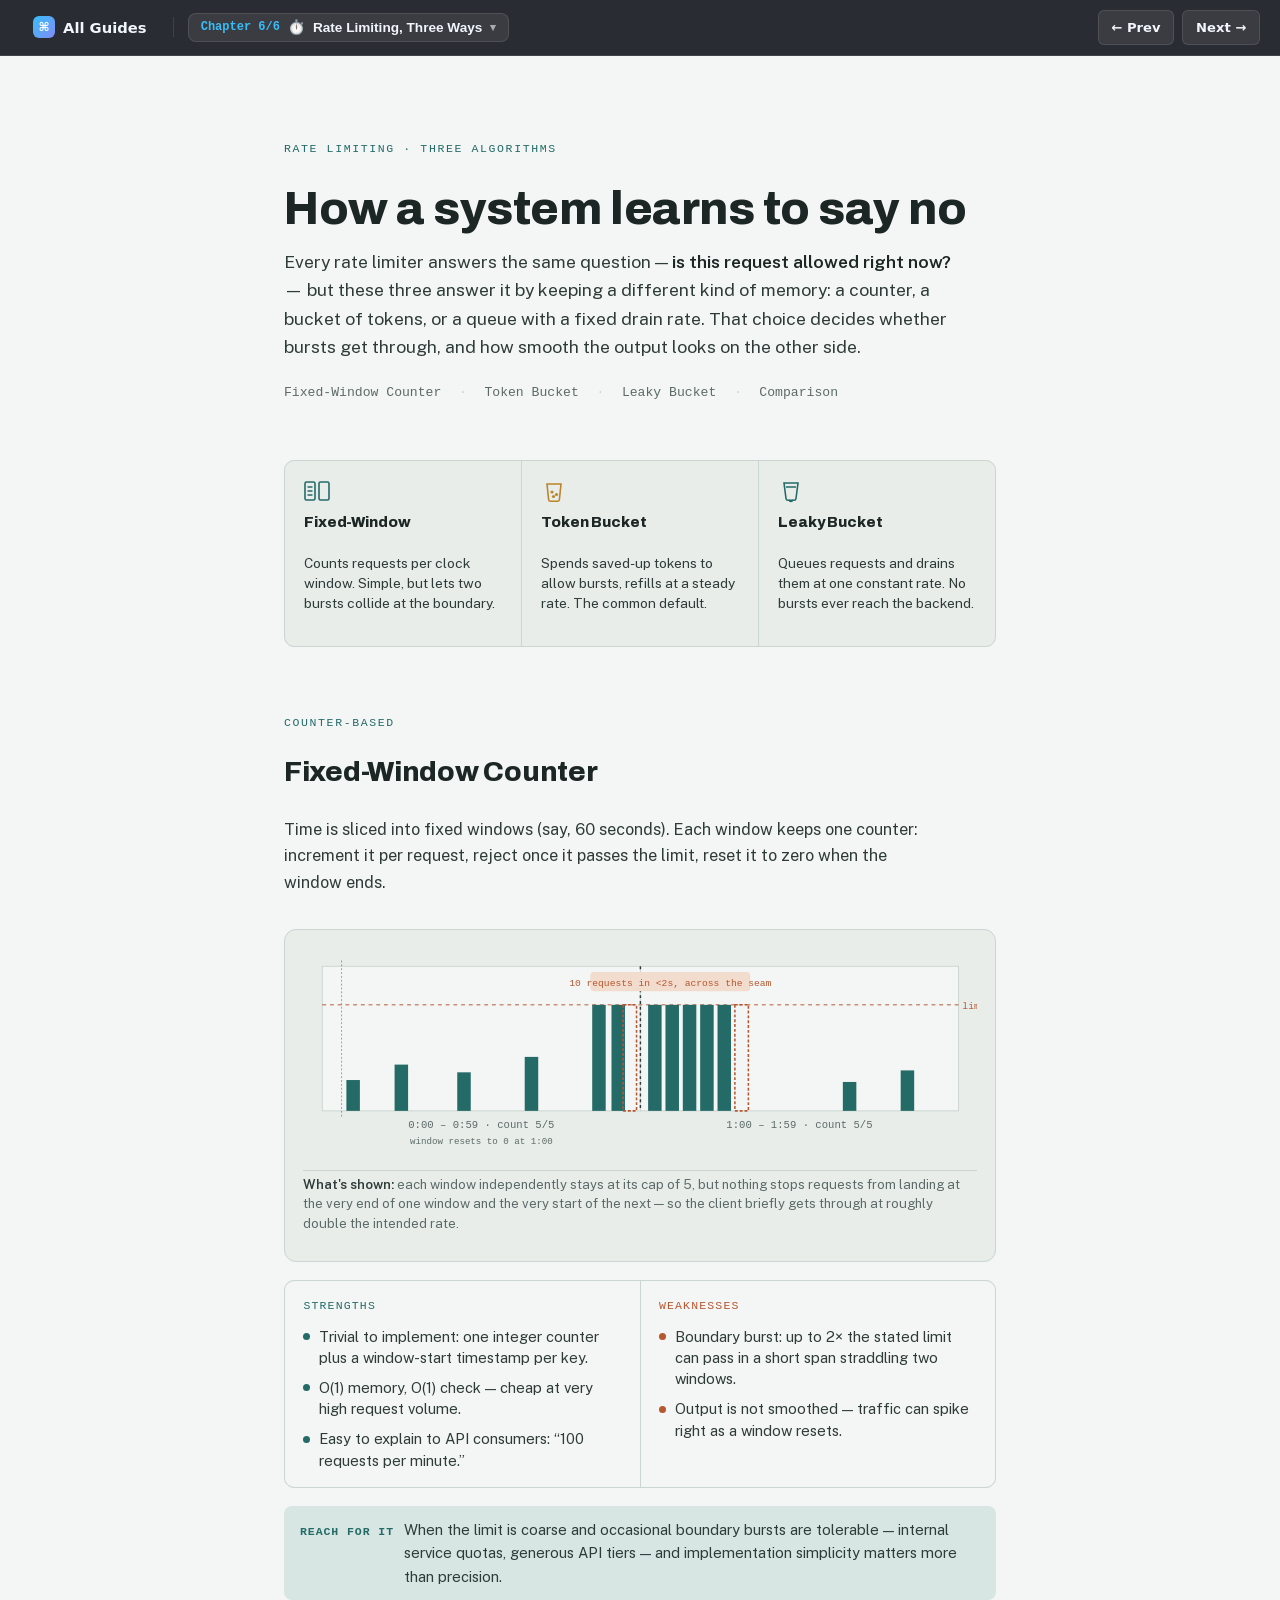
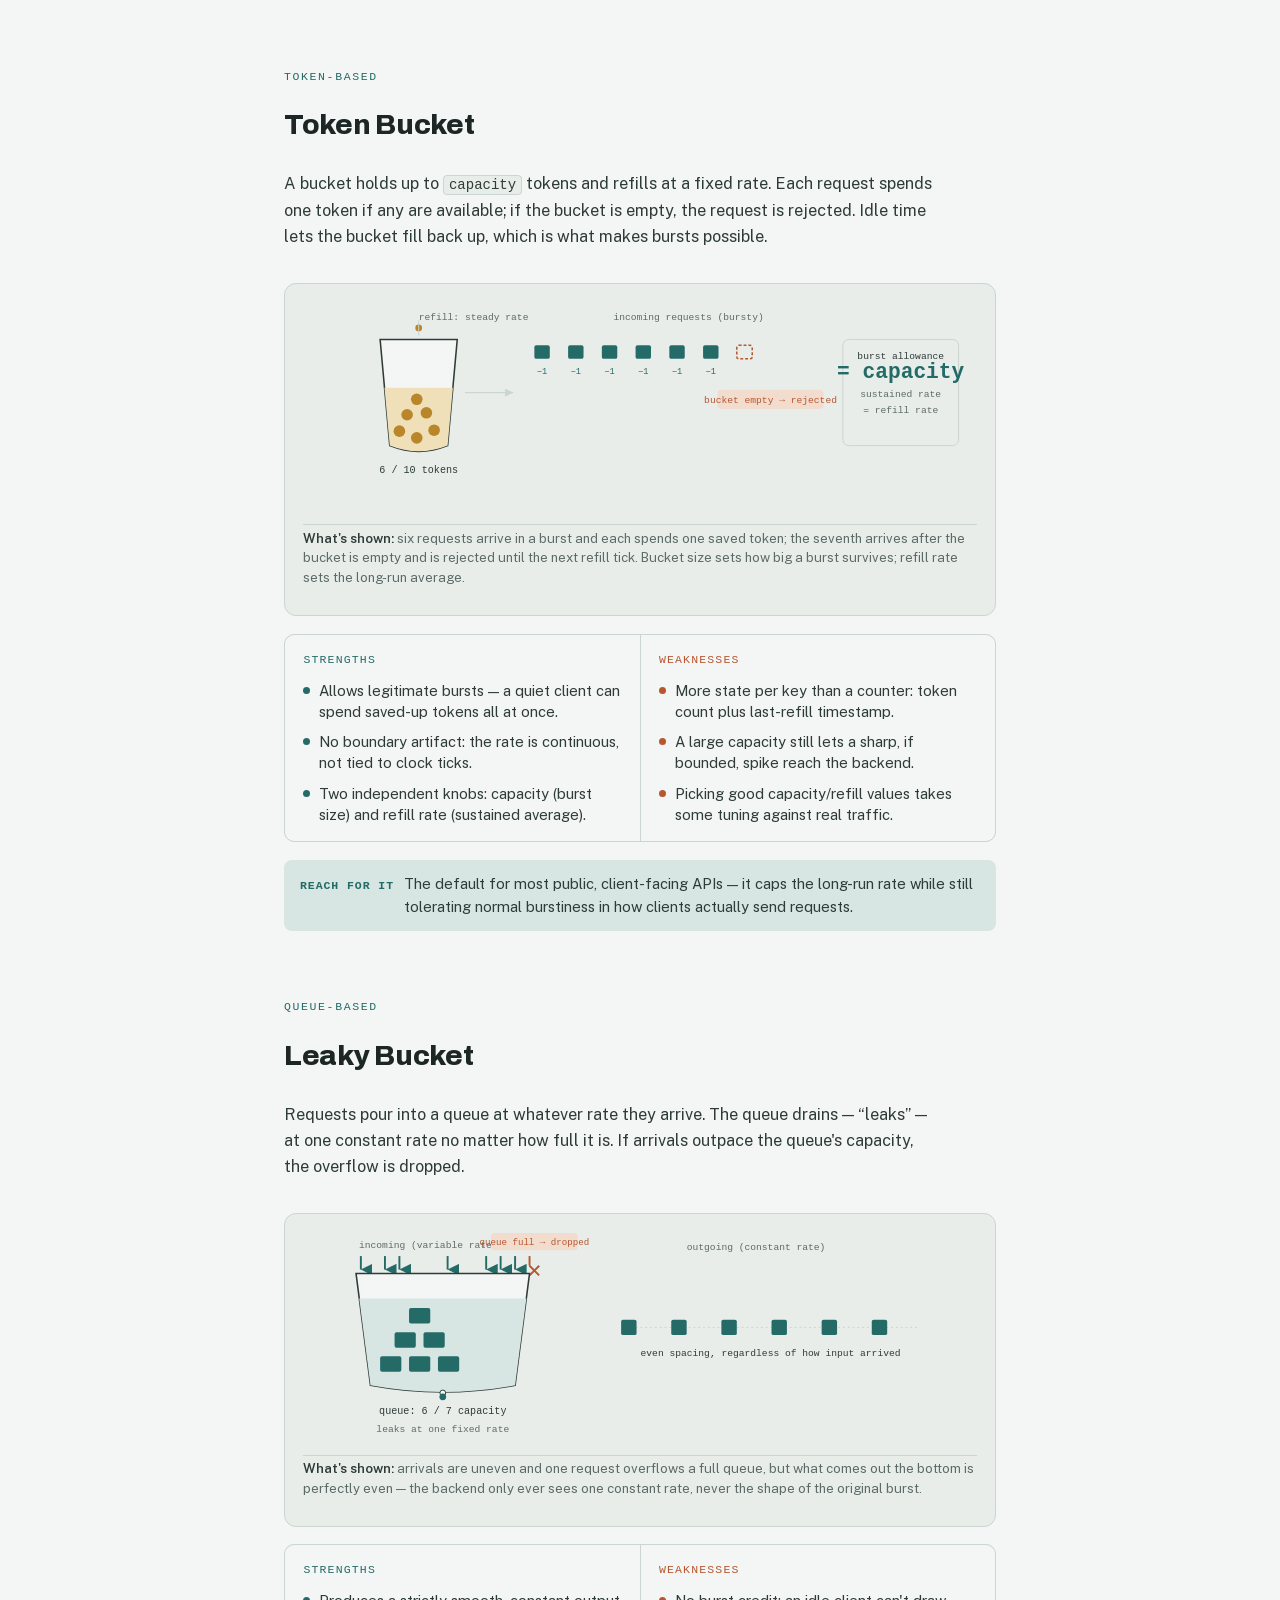
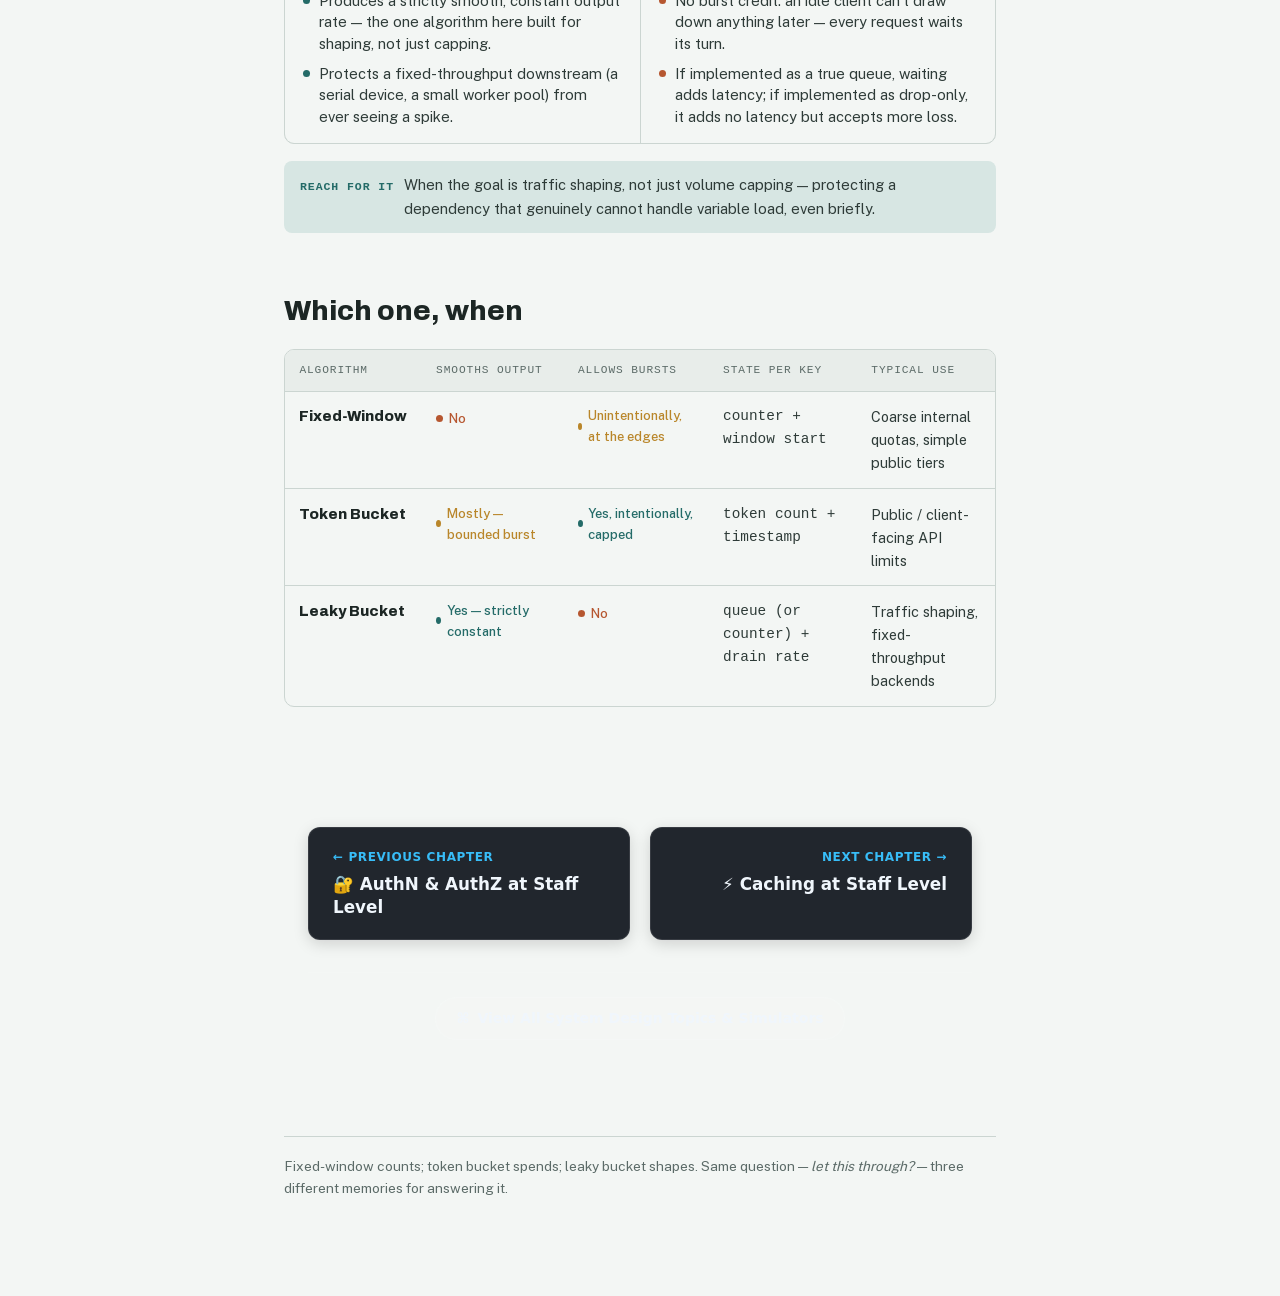
<file: ratelimiting.html>
<!doctype html>
<html>

<head>
    <meta charset=utf8>
    <meta name=viewport content="width=device-width,initial-scale=1">
    <style>
        :root {
            color-scheme: light
        }

        body {
            margin: 0;
            padding: 0;
            font: 14px -apple-system, BlinkMacSystemFont, sans-serif;
            background: #faf9f5;
            color: #141413
        }

        img {
            max-width: 100%
        }
    </style>
    <link rel="stylesheet" href="./nav.css">
    <script src="./nav.js" defer></script>
</head>

<body>
  <!-- ==================== UNIVERSAL PUBLICATION NAV ==================== -->
  <nav class="lsd-top-nav">
    <div class="lsd-nav-container">
      <div class="lsd-nav-left">
        <a href="./index.html" class="lsd-hub-link" title="Back to All Guides">
          <span class="lsd-hub-badge">⌘</span>
          <span>All Guides</span>
        </a>
        <span class="lsd-divider"></span>
        <button class="lsd-chapter-trigger" id="lsdChapterToggle" onclick="document.getElementById('lsdMenuOverlay').classList.toggle('active')" aria-label="Open chapters menu">
          <span class="lsd-chapter-num">Chapter 6/6</span>
          <span>⏱️</span>
          <span class="lsd-chapter-name">Rate Limiting, Three Ways</span>
          <span style="font-size:0.7rem;opacity:0.6;">▾</span>
        </button>
      </div>

      <div class="lsd-nav-right">
        <a href="./auth.html" class="lsd-nav-btn" title="Previous: AuthN & AuthZ at Staff Level (Alt + [)">← Prev</a>
        <a href="./Caching.html" class="lsd-nav-btn" title="Next: Caching at Staff Level (Alt + ])">Next →</a>
      </div>
    </div>
  </nav>

  <!-- Chapter Jump Modal / Dropdown -->
  <div class="lsd-menu-overlay" id="lsdMenuOverlay" onclick="if(event.target===this)this.classList.remove('active')">
    <div class="lsd-menu-panel">
      <div class="lsd-menu-header">
        <span class="lsd-menu-title">📚 System Design Field Guide — Chapters</span>
        <button class="lsd-menu-close" onclick="document.getElementById('lsdMenuOverlay').classList.remove('active')" aria-label="Close menu">&times;</button>
      </div>
      <div class="lsd-menu-list">
      <a href="./Caching.html" class="lsd-menu-item">
        <div class="lsd-item-icon">⚡</div>
        <div class="lsd-item-info">
          <div class="lsd-item-title">
            <span>Caching at Staff Level</span>
            
          </div>
          <div class="lsd-item-desc">Multi-tier caching, consistency, eviction, and stampede mitigation</div>
        </div>
        <span class="lsd-item-num">01</span>
      </a>
      <a href="./DB.html" class="lsd-menu-item">
        <div class="lsd-item-icon">🗄️</div>
        <div class="lsd-item-info">
          <div class="lsd-item-title">
            <span>SQL, NoSQL & Vector DBs</span>
            
          </div>
          <div class="lsd-item-desc">RDBMS, document, wide-column, graph, and vector search engines</div>
        </div>
        <span class="lsd-item-num">02</span>
      </a>
      <a href="./Docker&Kubernetes.html" class="lsd-menu-item">
        <div class="lsd-item-icon">🐳</div>
        <div class="lsd-item-info">
          <div class="lsd-item-title">
            <span>Docker & Kubernetes</span>
            
          </div>
          <div class="lsd-item-desc">Containers, layer caching, pods, self-healing, and orchestration</div>
        </div>
        <span class="lsd-item-num">03</span>
      </a>
      <a href="./Request_Journey.html" class="lsd-menu-item">
        <div class="lsd-item-icon">🌐</div>
        <div class="lsd-item-info">
          <div class="lsd-item-title">
            <span>The Request's Journey</span>
            
          </div>
          <div class="lsd-item-desc">DNS, CDN, Anycast, Proxies, Load Balancers, and API Gateways</div>
        </div>
        <span class="lsd-item-num">04</span>
      </a>
      <a href="./auth.html" class="lsd-menu-item">
        <div class="lsd-item-icon">🔐</div>
        <div class="lsd-item-info">
          <div class="lsd-item-title">
            <span>AuthN & AuthZ at Staff Level</span>
            
          </div>
          <div class="lsd-item-desc">OAuth 2.0, OIDC, JWT lifecycle, RBAC, ABAC, and Google Zanzibar</div>
        </div>
        <span class="lsd-item-num">05</span>
      </a>
      <a href="./ratelimiting.html" class="lsd-menu-item current">
        <div class="lsd-item-icon">⏱️</div>
        <div class="lsd-item-info">
          <div class="lsd-item-title">
            <span>Rate Limiting, Three Ways</span>
            <span class="lsd-item-badge">Reading</span>
          </div>
          <div class="lsd-item-desc">Fixed Window, Token Bucket, Leaky Bucket, and boundary bursts</div>
        </div>
        <span class="lsd-item-num">06</span>
      </a>
      </div>
    </div>
  </div>

    <title>Rate Limiting, Three Ways</title>
    <style>
        @font-face {
            font-family: 'Archivo';
            font-style: normal;
            font-weight: 800;
            font-display: swap;
            src: url([data-uri]) format('woff2');
        }

        @font-face {
            font-family: 'Public Sans';
            font-style: normal;
            font-weight: 400 700;
            font-display: swap;
            src: url([data-uri]) format('woff2');
        }

        :root {
            --ink: #1C2624;
            --ink-soft: #2E3B38;
            --paper: #F3F6F4;
            --panel: #E8EDEA;
            --slate: #5C6B68;
            --line: #CBD5D1;
            --flow: #246B68;
            --flow-soft: #D7E6E3;
            --warn: #B65730;
            --warn-soft: #F2DCCD;
            --token: #B9862A;
            --token-soft: #F0E0BA;

            --font-display: 'Archivo', 'Arial Black', sans-serif;
            --font-body: 'Public Sans', -apple-system, BlinkMacSystemFont, 'Segoe UI', sans-serif;
            --font-mono: ui-monospace, 'SF Mono', Menlo, Consolas, monospace;

            color-scheme: light;
        }

        @media (prefers-color-scheme: dark) {
            :root {
                --ink: #E9F1EE;
                --ink-soft: #C6D4CF;
                --paper: #111613;
                --panel: #1A211D;
                --slate: #8CA09C;
                --line: #2E3A35;
                --flow: #59B3AC;
                --flow-soft: #1C3634;
                --warn: #E08A5C;
                --warn-soft: #3A2A1F;
                --token: #E2B759;
                --token-soft: #352A15;
                color-scheme: dark;
            }
        }

        :root[data-theme="dark"] {
            --ink: #E9F1EE;
            --ink-soft: #C6D4CF;
            --paper: #111613;
            --panel: #1A211D;
            --slate: #8CA09C;
            --line: #2E3A35;
            --flow: #59B3AC;
            --flow-soft: #1C3634;
            --warn: #E08A5C;
            --warn-soft: #3A2A1F;
            --token: #E2B759;
            --token-soft: #352A15;
            color-scheme: dark;
        }

        :root[data-theme="light"] {
            --ink: #1C2624;
            --ink-soft: #2E3B38;
            --paper: #F3F6F4;
            --panel: #E8EDEA;
            --slate: #5C6B68;
            --line: #CBD5D1;
            --flow: #246B68;
            --flow-soft: #D7E6E3;
            --warn: #B65730;
            --warn-soft: #F2DCCD;
            --token: #B9862A;
            --token-soft: #F0E0BA;
            color-scheme: light;
        }

        * {
            box-sizing: border-box;
        }

        html,
        body {
            margin: 0;
            padding: 0;
        }

        body {
            background: var(--paper);
            color: var(--ink);
            font-family: var(--font-body);
            font-size: 17px;
            line-height: 1.6;
            -webkit-font-smoothing: antialiased;
            text-rendering: optimizeLegibility;
        }

        .page {
            max-width: 760px;
            margin: 0 auto;
            padding: clamp(2rem, 6vw, 4.5rem) 1.5rem 6rem;
            display: flex;
            flex-direction: column;
            gap: 3.5rem;
        }

        .eyebrow {
            font-family: var(--font-mono);
            font-size: 0.72rem;
            letter-spacing: 0.14em;
            text-transform: uppercase;
            color: var(--flow);
            font-weight: 500;
        }

        h1,
        h2,
        h3 {
            font-family: var(--font-display);
            font-weight: 800;
            text-wrap: balance;
            margin: 0;
            color: var(--ink);
        }

        /* masthead */
        .masthead {
            display: flex;
            flex-direction: column;
            gap: 0.9rem;
        }

        .masthead h1 {
            font-size: clamp(2.1rem, 5.2vw, 2.9rem);
            line-height: 1.08;
            letter-spacing: -0.01em;
        }

        .masthead .dek {
            font-size: 1.1rem;
            color: var(--ink-soft);
            max-width: 62ch;
            margin: 0;
        }

        .masthead .dek strong {
            color: var(--ink);
            font-weight: 600;
        }

        .jump {
            display: flex;
            flex-wrap: wrap;
            gap: 0.4rem 1.1rem;
            margin-top: 0.4rem;
            font-family: var(--font-mono);
            font-size: 0.82rem;
        }

        .jump a {
            color: var(--slate);
            text-decoration: none;
            border-bottom: 1px solid transparent;
        }

        .jump a:hover,
        .jump a:focus-visible {
            color: var(--flow);
            border-bottom-color: var(--flow);
        }

        .jump span.sep {
            color: var(--line);
        }

        /* tl;dr strip */
        .tldr {
            display: grid;
            grid-template-columns: repeat(3, 1fr);
            gap: 1px;
            background: var(--line);
            border: 1px solid var(--line);
            border-radius: 10px;
            overflow: hidden;
        }

        .tldr-card {
            background: var(--panel);
            padding: 1.1rem 1.2rem;
            display: flex;
            flex-direction: column;
            gap: 0.4rem;
        }

        .tldr-card .glyph {
            width: 26px;
            height: 26px;
        }

        .tldr-card .name {
            font-family: var(--font-display);
            font-weight: 800;
            font-size: 0.92rem;
            letter-spacing: -0.01em;
        }

        .tldr-card .take {
            font-size: 0.86rem;
            color: var(--ink-soft);
            line-height: 1.45;
        }

        /* algo sections */
        .algo {
            display: flex;
            flex-direction: column;
            gap: 1.1rem;
            scroll-margin-top: 1.5rem;
        }

        .algo .head {
            display: flex;
            flex-direction: column;
            gap: 0.35rem;
        }

        .algo h2 {
            font-size: clamp(1.4rem, 3vw, 1.75rem);
            letter-spacing: -0.01em;
        }

        .algo .lede {
            font-size: 1.02rem;
            color: var(--ink-soft);
            max-width: 65ch;
        }

        .algo .lede code,
        p code,
        li code {
            font-family: var(--font-mono);
            font-size: 0.86em;
            background: var(--panel);
            border: 1px solid var(--line);
            border-radius: 4px;
            padding: 0.05em 0.35em;
        }

        .diagram-frame {
            background: var(--panel);
            border: 1px solid var(--line);
            border-radius: 12px;
            padding: 1.1rem 1.1rem 0.9rem;
            display: flex;
            flex-direction: column;
            gap: 0.6rem;
        }

        .diagram-scroll {
            overflow-x: auto;
        }

        .diagram-scroll svg {
            display: block;
            width: 100%;
            height: auto;
            min-width: 520px;
        }

        .diagram-caption {
            font-size: 0.82rem;
            color: var(--slate);
            line-height: 1.5;
            padding-top: 0.2rem;
            border-top: 1px solid var(--line);
            margin-top: 0.1rem;
        }

        .diagram-caption b {
            color: var(--ink-soft);
            font-weight: 600;
        }

        .mono-label {
            font-family: var(--font-mono);
        }

        /* pros/cons */
        .verdict {
            display: grid;
            grid-template-columns: 1fr 1fr;
            gap: 1px;
            background: var(--line);
            border: 1px solid var(--line);
            border-radius: 10px;
            overflow: hidden;
        }

        .verdict>div {
            background: var(--paper);
            padding: 1rem 1.15rem;
        }

        .verdict h3 {
            font-family: var(--font-mono);
            font-size: 0.72rem;
            letter-spacing: 0.1em;
            text-transform: uppercase;
            font-weight: 500;
            margin-bottom: 0.65rem;
        }

        .verdict .pros h3 {
            color: var(--flow);
        }

        .verdict .cons h3 {
            color: var(--warn);
        }

        .verdict ul {
            list-style: none;
            margin: 0;
            padding: 0;
            display: flex;
            flex-direction: column;
            gap: 0.55rem;
        }

        .verdict li {
            display: flex;
            gap: 0.55rem;
            font-size: 0.92rem;
            line-height: 1.45;
            color: var(--ink-soft);
        }

        .verdict li::before {
            content: "";
            flex: none;
            width: 7px;
            height: 7px;
            border-radius: 50%;
            margin-top: 0.5em;
        }

        .verdict .pros li::before {
            background: var(--flow);
        }

        .verdict .cons li::before {
            background: var(--warn);
        }

        .use-case {
            display: flex;
            gap: 0.6rem;
            align-items: baseline;
            background: var(--flow-soft);
            border-radius: 8px;
            padding: 0.75rem 1rem;
            font-size: 0.92rem;
        }

        .use-case .tag {
            font-family: var(--font-mono);
            font-size: 0.72rem;
            letter-spacing: 0.08em;
            text-transform: uppercase;
            color: var(--flow);
            flex: none;
            font-weight: 600;
        }

        .use-case p {
            margin: 0;
            color: var(--ink-soft);
        }

        /* comparison table */
        .comparison h2 {
            font-size: clamp(1.4rem, 3vw, 1.75rem);
            margin-bottom: 1rem;
        }

        .table-scroll {
            overflow-x: auto;
            border: 1px solid var(--line);
            border-radius: 10px;
        }

        table {
            border-collapse: collapse;
            width: 100%;
            min-width: 640px;
            font-size: 0.9rem;
        }

        thead th {
            text-align: left;
            font-family: var(--font-mono);
            font-size: 0.7rem;
            letter-spacing: 0.08em;
            text-transform: uppercase;
            color: var(--slate);
            font-weight: 500;
            background: var(--panel);
            padding: 0.7rem 0.9rem;
            border-bottom: 1px solid var(--line);
            white-space: nowrap;
        }

        tbody td {
            padding: 0.85rem 0.9rem;
            border-bottom: 1px solid var(--line);
            vertical-align: top;
            color: var(--ink-soft);
        }

        tbody tr:last-child td {
            border-bottom: none;
        }

        tbody td.algo-name {
            font-family: var(--font-display);
            font-weight: 800;
            font-size: 0.92rem;
            color: var(--ink);
            white-space: nowrap;
        }

        .chip {
            display: inline-flex;
            align-items: center;
            gap: 0.35rem;
            font-size: 0.82rem;
            font-weight: 500;
        }

        .chip::before {
            content: "";
            width: 7px;
            height: 7px;
            border-radius: 50%;
        }

        .chip.yes {
            color: var(--flow);
        }

        .chip.yes::before {
            background: var(--flow);
        }

        .chip.no {
            color: var(--warn);
        }

        .chip.no::before {
            background: var(--warn);
        }

        .chip.partial {
            color: var(--token);
        }

        .chip.partial::before {
            background: var(--token);
        }

        footer.note {
            font-size: 0.85rem;
            color: var(--slate);
            border-top: 1px solid var(--line);
            padding-top: 1.2rem;
        }

        /* ---- diagram motion ---- */
        .drip {
            animation: drip 1.8s linear infinite;
        }

        .playhead {
            animation: sweep 6s ease-in-out infinite;
        }

        .leak-drop {
            animation: leak 1.4s linear infinite;
        }

        @keyframes drip {
            0% {
                transform: translateY(0);
                opacity: 0;
            }

            15% {
                opacity: 1;
            }

            85% {
                opacity: 1;
            }

            100% {
                transform: translateY(26px);
                opacity: 0;
            }
        }

        @keyframes leak {
            0% {
                transform: translateY(0);
                opacity: 0;
            }

            15% {
                opacity: 1;
            }

            80% {
                opacity: 1;
            }

            100% {
                transform: translateY(22px);
                opacity: 0;
            }
        }

        @keyframes sweep {

            0%,
            100% {
                transform: translateX(0);
            }

            50% {
                transform: translateX(466px);
            }
        }

        @media (prefers-reduced-motion: reduce) {

            .drip,
            .playhead,
            .leak-drop {
                animation: none;
            }
        }

        @media (max-width: 560px) {
            .tldr {
                grid-template-columns: 1fr;
            }

            .verdict {
                grid-template-columns: 1fr;
            }
        }
    </style>

    <main class="page">

        <header class="masthead">
            <p class="eyebrow">Rate limiting · three algorithms</p>
            <h1>How a system learns to say no</h1>
            <p class="dek">Every rate limiter answers the same question &mdash; <strong>is this request allowed right
                    now?</strong> &mdash; but these three answer it by keeping a different kind of memory: a counter, a
                bucket of tokens, or a queue with a fixed drain rate. That choice decides whether bursts get through,
                and how smooth the output looks on the other side.</p>
            <nav class="jump" aria-label="Jump to section">
                <a href="#fixed-window">Fixed-Window Counter</a>
                <span class="sep">&middot;</span>
                <a href="#token-bucket">Token Bucket</a>
                <span class="sep">&middot;</span>
                <a href="#leaky-bucket">Leaky Bucket</a>
                <span class="sep">&middot;</span>
                <a href="#comparison">Comparison</a>
            </nav>
        </header>

        <section class="tldr" aria-label="Quick summary">
            <div class="tldr-card">
                <svg class="glyph" viewBox="0 0 26 26" fill="none">
                    <rect x="1" y="4" width="10" height="18" rx="1.5" stroke="var(--flow)" stroke-width="1.6" />
                    <rect x="15" y="4" width="10" height="18" rx="1.5" stroke="var(--flow)" stroke-width="1.6" />
                    <path d="M4 9h4M4 13h4M4 17h4" stroke="var(--flow)" stroke-width="1.4" stroke-linecap="round" />
                </svg>
                <div class="name">Fixed-Window</div>
                <p class="take">Counts requests per clock window. Simple, but lets two bursts collide at the boundary.
                </p>
            </div>
            <div class="tldr-card">
                <svg class="glyph" viewBox="0 0 26 26" fill="none">
                    <path d="M6 6h14l-1.6 15.5a2 2 0 0 1-2 1.8H9.6a2 2 0 0 1-2-1.8L6 6Z" stroke="var(--token)"
                        stroke-width="1.6" />
                    <circle cx="11" cy="14" r="1.6" fill="var(--token)" />
                    <circle cx="15.5" cy="16.5" r="1.6" fill="var(--token)" />
                    <circle cx="12.5" cy="18.5" r="1.6" fill="var(--token)" />
                </svg>
                <div class="name">Token Bucket</div>
                <p class="take">Spends saved-up tokens to allow bursts, refills at a steady rate. The common default.
                </p>
            </div>
            <div class="tldr-card">
                <svg class="glyph" viewBox="0 0 26 26" fill="none">
                    <path d="M6 5h14l-2 15.5a2 2 0 0 1-2 1.8H10a2 2 0 0 1-2-1.8L6 5Z" stroke="var(--flow)"
                        stroke-width="1.6" />
                    <path d="M11.3 22.3c0 1.3 1 1.3 1.6 1.3s1.6 0 1.6-1.3" stroke="var(--flow)" stroke-width="1.4"
                        stroke-linecap="round" />
                    <path d="M8 9h10" stroke="var(--flow)" stroke-width="1.4" />
                </svg>
                <div class="name">Leaky Bucket</div>
                <p class="take">Queues requests and drains them at one constant rate. No bursts ever reach the backend.
                </p>
            </div>
        </section>

        <!-- ===================== FIXED WINDOW ===================== -->
        <section class="algo" id="fixed-window">
            <div class="head">
                <p class="eyebrow">Counter-based</p>
                <h2>Fixed-Window Counter</h2>
                <p class="lede">Time is sliced into fixed windows (say, 60 seconds). Each window keeps one counter:
                    increment it per request, reject once it passes the limit, reset it to zero when the window ends.
                </p>
            </div>

            <div class="diagram-frame">
                <div class="diagram-scroll">
                    <svg viewBox="0 0 700 220" role="img" aria-labelledby="fw-title fw-desc">
                        <title id="fw-title">Fixed-window counter timeline</title>
                        <desc id="fw-desc">Two adjacent one-minute windows, each capped at 5 requests. Requests cluster
                            at the boundary between the two windows, so ten requests pass in a short span even though
                            each window individually stayed at its limit.</desc>

                        <!-- window backgrounds -->
                        <rect x="20" y="20" width="330" height="150" fill="var(--paper)" stroke="var(--line)"
                            stroke-width="1" />
                        <rect x="350" y="20" width="330" height="150" fill="var(--paper)" stroke="var(--line)"
                            stroke-width="1" />
                        <line x1="350" y1="20" x2="350" y2="170" stroke="var(--ink-soft)" stroke-width="1.5"
                            stroke-dasharray="3 3" />

                        <!-- limit line -->
                        <line x1="20" y1="60" x2="680" y2="60" stroke="var(--warn)" stroke-width="1"
                            stroke-dasharray="4 4" />
                        <text x="684" y="64" font-family="var(--font-mono)" font-size="10" fill="var(--warn)">limit
                            5</text>

                        <!-- window 1 bars: spread then cluster at end -->
                        <g fill="var(--flow)">
                            <rect x="45" y="138" width="14" height="32" />
                            <rect x="95" y="122" width="14" height="48" />
                            <rect x="160" y="130" width="14" height="40" />
                            <rect x="230" y="114" width="14" height="56" />
                            <rect x="300" y="60" width="14" height="110" />
                            <rect x="320" y="60" width="14" height="110" />
                        </g>
                        <!-- w1 overflow request rejected -->
                        <rect x="332" y="60" width="14" height="110" fill="none" stroke="var(--warn)" stroke-width="1.6"
                            stroke-dasharray="3 2" />

                        <!-- window 2 bars: cluster right at start -->
                        <g fill="var(--flow)">
                            <rect x="358" y="60" width="14" height="110" />
                            <rect x="376" y="60" width="14" height="110" />
                            <rect x="394" y="60" width="14" height="110" />
                            <rect x="412" y="60" width="14" height="110" />
                            <rect x="430" y="60" width="14" height="110" />
                        </g>
                        <rect x="448" y="60" width="14" height="110" fill="none" stroke="var(--warn)" stroke-width="1.6"
                            stroke-dasharray="3 2" />

                        <!-- sparse rest of window 2 -->
                        <g fill="var(--flow)">
                            <rect x="560" y="140" width="14" height="30" />
                            <rect x="620" y="128" width="14" height="42" />
                        </g>

                        <!-- burst callout -->
                        <path d="M346 44 q0 -14 14 -14 h0" fill="none" stroke="var(--ink-soft)" stroke-width="0" />
                        <rect x="298" y="26" width="166" height="20" rx="4" fill="var(--warn-soft)" />
                        <text x="381" y="40" text-anchor="middle" font-family="var(--font-mono)" font-size="10"
                            fill="var(--warn)">10 requests in &lt;2s, across the seam</text>

                        <!-- window labels -->
                        <text x="185" y="188" text-anchor="middle" font-family="var(--font-mono)" font-size="11"
                            fill="var(--slate)">0:00 &ndash; 0:59 &middot; count 5/5</text>
                        <text x="515" y="188" text-anchor="middle" font-family="var(--font-mono)" font-size="11"
                            fill="var(--slate)">1:00 &ndash; 1:59 &middot; count 5/5</text>

                        <text x="185" y="204" text-anchor="middle" font-family="var(--font-mono)" font-size="9.5"
                            fill="var(--slate)">window resets to 0 at 1:00</text>

                        <!-- playhead sweeping to show boundary moment -->
                        <line class="playhead" x1="40" y1="14" x2="40" y2="176" stroke="var(--flow)" stroke-width="1"
                            stroke-dasharray="2 2" opacity="0.55" />
                    </svg>
                </div>
                <p class="diagram-caption"><b>What's shown:</b> each window independently stays at its cap of 5, but
                    nothing stops requests from landing at the very end of one window and the very start of the next
                    &mdash; so the client briefly gets through at roughly double the intended rate.</p>
            </div>

            <div class="verdict">
                <div class="pros">
                    <h3>Strengths</h3>
                    <ul>
                        <li>Trivial to implement: one integer counter plus a window-start timestamp per key.</li>
                        <li>O(1) memory, O(1) check &mdash; cheap at very high request volume.</li>
                        <li>Easy to explain to API consumers: &ldquo;100 requests per minute.&rdquo;</li>
                    </ul>
                </div>
                <div class="cons">
                    <h3>Weaknesses</h3>
                    <ul>
                        <li>Boundary burst: up to 2&times; the stated limit can pass in a short span straddling two
                            windows.</li>
                        <li>Output is not smoothed &mdash; traffic can spike right as a window resets.</li>
                    </ul>
                </div>
            </div>

            <div class="use-case">
                <span class="tag">Reach for it</span>
                <p>When the limit is coarse and occasional boundary bursts are tolerable &mdash; internal service
                    quotas, generous API tiers &mdash; and implementation simplicity matters more than precision.</p>
            </div>
        </section>

        <!-- ===================== TOKEN BUCKET ===================== -->
        <section class="algo" id="token-bucket">
            <div class="head">
                <p class="eyebrow">Token-based</p>
                <h2>Token Bucket</h2>
                <p class="lede">A bucket holds up to <code>capacity</code> tokens and refills at a fixed rate. Each
                    request spends one token if any are available; if the bucket is empty, the request is rejected. Idle
                    time lets the bucket fill back up, which is what makes bursts possible.</p>
            </div>

            <div class="diagram-frame">
                <div class="diagram-scroll">
                    <svg viewBox="0 0 700 220" role="img" aria-labelledby="tb-title tb-desc">
                        <title id="tb-title">Token bucket diagram</title>
                        <desc id="tb-desc">Tokens drip into a bucket at a steady rate up to its capacity. Incoming
                            requests arrive in a burst and each consumes one token; once the bucket is empty, further
                            requests are rejected until it refills.</desc>

                        <!-- drip source -->
                        <text x="120" y="20" font-family="var(--font-mono)" font-size="10" fill="var(--slate)">refill:
                            steady rate</text>
                        <circle class="drip" cx="120" cy="28" r="3.5" fill="var(--token)" />
                        <line x1="120" y1="20" x2="120" y2="36" stroke="var(--line)" stroke-width="1" />

                        <!-- bucket -->
                        <path d="M80 40 L160 40 L150 150 Q120 162 90 150 Z" fill="var(--paper)" stroke="var(--ink-soft)"
                            stroke-width="1.6" />
                        <!-- fill level (6 of 10) -->
                        <clipPath id="bucketClip">
                            <path d="M80 40 L160 40 L150 150 Q120 162 90 150 Z" />
                        </clipPath>
                        <g clip-path="url(#bucketClip)">
                            <rect x="80" y="90" width="80" height="80" fill="var(--token-soft)" />
                        </g>
                        <!-- tokens inside -->
                        <g fill="var(--token)">
                            <circle cx="100" cy="135" r="6" />
                            <circle cx="118" cy="142" r="6" />
                            <circle cx="136" cy="134" r="6" />
                            <circle cx="108" cy="118" r="6" />
                            <circle cx="128" cy="116" r="6" />
                            <circle cx="118" cy="102" r="6" />
                        </g>
                        <text x="120" y="178" text-anchor="middle" font-family="var(--font-mono)" font-size="10.5"
                            fill="var(--ink-soft)">6 / 10 tokens</text>

                        <!-- arrow bucket to requests -->
                        <path d="M168 95 h50" stroke="var(--line)" stroke-width="1.4" marker-end="url(#arrowFlow)" />

                        <!-- incoming bursty requests -->
                        <text x="400" y="20" text-anchor="middle" font-family="var(--font-mono)" font-size="10"
                            fill="var(--slate)">incoming requests (bursty)</text>
                        <g>
                            <rect x="240" y="46" width="16" height="14" rx="2" fill="var(--flow)" />
                            <text x="248" y="76" text-anchor="middle" font-size="9" font-family="var(--font-mono)"
                                fill="var(--flow)">&minus;1</text>

                            <rect x="275" y="46" width="16" height="14" rx="2" fill="var(--flow)" />
                            <text x="283" y="76" text-anchor="middle" font-size="9" font-family="var(--font-mono)"
                                fill="var(--flow)">&minus;1</text>

                            <rect x="310" y="46" width="16" height="14" rx="2" fill="var(--flow)" />
                            <text x="318" y="76" text-anchor="middle" font-size="9" font-family="var(--font-mono)"
                                fill="var(--flow)">&minus;1</text>

                            <rect x="345" y="46" width="16" height="14" rx="2" fill="var(--flow)" />
                            <text x="353" y="76" text-anchor="middle" font-size="9" font-family="var(--font-mono)"
                                fill="var(--flow)">&minus;1</text>

                            <rect x="380" y="46" width="16" height="14" rx="2" fill="var(--flow)" />
                            <text x="388" y="76" text-anchor="middle" font-size="9" font-family="var(--font-mono)"
                                fill="var(--flow)">&minus;1</text>

                            <rect x="415" y="46" width="16" height="14" rx="2" fill="var(--flow)" />
                            <text x="423" y="76" text-anchor="middle" font-size="9" font-family="var(--font-mono)"
                                fill="var(--flow)">&minus;1</text>

                            <!-- 7th request: bucket now empty, rejected -->
                            <rect x="450" y="46" width="16" height="14" rx="2" fill="none" stroke="var(--warn)"
                                stroke-width="1.6" stroke-dasharray="3 2" />
                        </g>
                        <rect x="430" y="92" width="110" height="20" rx="4" fill="var(--warn-soft)" />
                        <text x="485" y="106" text-anchor="middle" font-family="var(--font-mono)" font-size="10"
                            fill="var(--warn)">bucket empty &rarr; rejected</text>

                        <!-- allowed burst through capacity -->
                        <rect x="560" y="40" width="120" height="110" fill="var(--panel)" stroke="var(--line)"
                            stroke-width="1" rx="6" />
                        <text x="620" y="60" text-anchor="middle" font-family="var(--font-mono)" font-size="10"
                            fill="var(--ink-soft)">burst allowance</text>
                        <text x="620" y="80" text-anchor="middle" font-family="var(--font-mono)" font-size="22"
                            fill="var(--flow)" font-weight="600">= capacity</text>
                        <text x="620" y="100" text-anchor="middle" font-family="var(--font-mono)" font-size="10"
                            fill="var(--slate)">sustained rate</text>
                        <text x="620" y="116" text-anchor="middle" font-family="var(--font-mono)" font-size="10"
                            fill="var(--slate)">= refill rate</text>

                        <defs>
                            <marker id="arrowFlow" markerWidth="8" markerHeight="8" refX="6" refY="3" orient="auto">
                                <path d="M0,0 L6,3 L0,6 Z" fill="var(--line)" />
                            </marker>
                        </defs>
                    </svg>
                </div>
                <p class="diagram-caption"><b>What's shown:</b> six requests arrive in a burst and each spends one saved
                    token; the seventh arrives after the bucket is empty and is rejected until the next refill tick.
                    Bucket size sets how big a burst survives; refill rate sets the long-run average.</p>
            </div>

            <div class="verdict">
                <div class="pros">
                    <h3>Strengths</h3>
                    <ul>
                        <li>Allows legitimate bursts &mdash; a quiet client can spend saved-up tokens all at once.</li>
                        <li>No boundary artifact: the rate is continuous, not tied to clock ticks.</li>
                        <li>Two independent knobs: capacity (burst size) and refill rate (sustained average).</li>
                    </ul>
                </div>
                <div class="cons">
                    <h3>Weaknesses</h3>
                    <ul>
                        <li>More state per key than a counter: token count plus last-refill timestamp.</li>
                        <li>A large capacity still lets a sharp, if bounded, spike reach the backend.</li>
                        <li>Picking good capacity/refill values takes some tuning against real traffic.</li>
                    </ul>
                </div>
            </div>

            <div class="use-case">
                <span class="tag">Reach for it</span>
                <p>The default for most public, client-facing APIs &mdash; it caps the long-run rate while still
                    tolerating normal burstiness in how clients actually send requests.</p>
            </div>
        </section>

        <!-- ===================== LEAKY BUCKET ===================== -->
        <section class="algo" id="leaky-bucket">
            <div class="head">
                <p class="eyebrow">Queue-based</p>
                <h2>Leaky Bucket</h2>
                <p class="lede">Requests pour into a queue at whatever rate they arrive. The queue drains &mdash;
                    &ldquo;leaks&rdquo; &mdash; at one constant rate no matter how full it is. If arrivals outpace the
                    queue's capacity, the overflow is dropped.</p>
            </div>

            <div class="diagram-frame">
                <div class="diagram-scroll">
                    <svg viewBox="0 0 700 220" role="img" aria-labelledby="lb-title lb-desc">
                        <title id="lb-title">Leaky bucket diagram</title>
                        <desc id="lb-desc">Requests arrive in a bursty pattern and pour into a queue. One request
                            overflows the queue and is dropped. The queue drains out the bottom at a single constant
                            rate, producing an even output stream.</desc>

                        <!-- incoming bursty arrows -->
                        <text x="130" y="18" text-anchor="middle" font-family="var(--font-mono)" font-size="10"
                            fill="var(--slate)">incoming (variable rate)</text>
                        <g stroke="var(--flow)" stroke-width="2" fill="none">
                            <path d="M60 26 v14" marker-end="url(#arrowDown)" />
                            <path d="M85 26 v14" marker-end="url(#arrowDown)" />
                            <path d="M100 26 v14" marker-end="url(#arrowDown)" />
                            <path d="M150 26 v14" marker-end="url(#arrowDown)" />
                            <path d="M190 26 v14" marker-end="url(#arrowDown)" />
                            <path d="M205 26 v14" marker-end="url(#arrowDown)" />
                            <path d="M220 26 v14" marker-end="url(#arrowDown)" />
                        </g>

                        <!-- overflow -->
                        <path d="M235 26 v10" stroke="var(--warn)" stroke-width="2" fill="none" />
                        <path d="M235 36 l10 10 m-10 0 l10 -10" stroke="var(--warn)" stroke-width="2" />
                        <rect x="195" y="2" width="90" height="18" rx="4" fill="var(--warn-soft)" />
                        <text x="240" y="15" text-anchor="middle" font-family="var(--font-mono)" font-size="9.5"
                            fill="var(--warn)">queue full &rarr; dropped</text>

                        <!-- bucket / queue -->
                        <path d="M55 44 L235 44 L220 160 Q145 174 70 160 Z" fill="var(--paper)" stroke="var(--ink-soft)"
                            stroke-width="1.6" />
                        <clipPath id="leakClip">
                            <path d="M55 44 L235 44 L220 160 Q145 174 70 160 Z" />
                        </clipPath>
                        <g clip-path="url(#leakClip)">
                            <rect x="55" y="70" width="180" height="104" fill="var(--flow-soft)" />
                        </g>
                        <!-- queued request blocks -->
                        <g fill="var(--flow)">
                            <rect x="80" y="130" width="22" height="16" rx="2" />
                            <rect x="110" y="130" width="22" height="16" rx="2" />
                            <rect x="140" y="130" width="22" height="16" rx="2" />
                            <rect x="95" y="105" width="22" height="16" rx="2" />
                            <rect x="125" y="105" width="22" height="16" rx="2" />
                            <rect x="110" y="80" width="22" height="16" rx="2" />
                        </g>
                        <text x="145" y="190" text-anchor="middle" font-family="var(--font-mono)" font-size="10.5"
                            fill="var(--ink-soft)">queue: 6 / 7 capacity</text>

                        <!-- leak hole + drips -->
                        <circle cx="145" cy="168" r="3" fill="var(--paper)" stroke="var(--ink-soft)" stroke-width="1" />
                        <circle class="leak-drop" cx="145" cy="172" r="3.5" fill="var(--flow)" />

                        <text x="145" y="208" text-anchor="middle" font-family="var(--font-mono)" font-size="10"
                            fill="var(--slate)">leaks at one fixed rate</text>

                        <!-- output: evenly spaced -->
                        <text x="470" y="20" text-anchor="middle" font-family="var(--font-mono)" font-size="10"
                            fill="var(--slate)">outgoing (constant rate)</text>
                        <line x1="330" y1="100" x2="640" y2="100" stroke="var(--line)" stroke-width="1"
                            stroke-dasharray="2 3" />
                        <g fill="var(--flow)">
                            <rect x="330" y="92" width="16" height="16" rx="2" />
                            <rect x="382" y="92" width="16" height="16" rx="2" />
                            <rect x="434" y="92" width="16" height="16" rx="2" />
                            <rect x="486" y="92" width="16" height="16" rx="2" />
                            <rect x="538" y="92" width="16" height="16" rx="2" />
                            <rect x="590" y="92" width="16" height="16" rx="2" />
                        </g>
                        <text x="485" y="130" text-anchor="middle" font-family="var(--font-mono)" font-size="10"
                            fill="var(--ink-soft)">even spacing, regardless of how input arrived</text>

                        <defs>
                            <marker id="arrowDown" markerWidth="8" markerHeight="8" refX="3" refY="6" orient="auto">
                                <path d="M0,0 L3,6 L6,0 Z" fill="var(--flow)" />
                            </marker>
                        </defs>
                    </svg>
                </div>
                <p class="diagram-caption"><b>What's shown:</b> arrivals are uneven and one request overflows a full
                    queue, but what comes out the bottom is perfectly even &mdash; the backend only ever sees one
                    constant rate, never the shape of the original burst.</p>
            </div>

            <div class="verdict">
                <div class="pros">
                    <h3>Strengths</h3>
                    <ul>
                        <li>Produces a strictly smooth, constant output rate &mdash; the one algorithm here built for
                            shaping, not just capping.</li>
                        <li>Protects a fixed-throughput downstream (a serial device, a small worker pool) from ever
                            seeing a spike.</li>
                    </ul>
                </div>
                <div class="cons">
                    <h3>Weaknesses</h3>
                    <ul>
                        <li>No burst credit: an idle client can't draw down anything later &mdash; every request waits
                            its turn.</li>
                        <li>If implemented as a true queue, waiting adds latency; if implemented as drop-only, it adds
                            no latency but accepts more loss.</li>
                    </ul>
                </div>
            </div>

            <div class="use-case">
                <span class="tag">Reach for it</span>
                <p>When the goal is traffic shaping, not just volume capping &mdash; protecting a dependency that
                    genuinely cannot handle variable load, even briefly.</p>
            </div>
        </section>

        <!-- ===================== COMPARISON ===================== -->
        <section class="comparison" id="comparison">
            <h2>Which one, when</h2>
            <div class="table-scroll">
                <table>
                    <thead>
                        <tr>
                            <th>Algorithm</th>
                            <th>Smooths output</th>
                            <th>Allows bursts</th>
                            <th>State per key</th>
                            <th>Typical use</th>
                        </tr>
                    </thead>
                    <tbody>
                        <tr>
                            <td class="algo-name">Fixed&#8209;Window</td>
                            <td><span class="chip no">No</span></td>
                            <td><span class="chip partial">Unintentionally, at the edges</span></td>
                            <td class="mono-label">counter + window start</td>
                            <td>Coarse internal quotas, simple public tiers</td>
                        </tr>
                        <tr>
                            <td class="algo-name">Token Bucket</td>
                            <td><span class="chip partial">Mostly &mdash; bounded burst</span></td>
                            <td><span class="chip yes">Yes, intentionally, capped</span></td>
                            <td class="mono-label">token count + timestamp</td>
                            <td>Public / client-facing API limits</td>
                        </tr>
                        <tr>
                            <td class="algo-name">Leaky Bucket</td>
                            <td><span class="chip yes">Yes &mdash; strictly constant</span></td>
                            <td><span class="chip no">No</span></td>
                            <td class="mono-label">queue (or counter) + drain rate</td>
                            <td>Traffic shaping, fixed-throughput backends</td>
                        </tr>
                    </tbody>
                </table>
            </div>
        </section>

        
  <!-- ==================== ARTICLE BOTTOM PAGINATION ==================== -->
  <div class="lsd-bottom-nav">
    <div class="lsd-pagination-grid">
      <a href="./auth.html" class="lsd-pagination-card prev">
        <span class="lsd-pagination-label">← Previous Chapter</span>
        <span class="lsd-pagination-title">🔐 AuthN & AuthZ at Staff Level</span>
      </a>
      <a href="./Caching.html" class="lsd-pagination-card next">
        <span class="lsd-pagination-label">Next Chapter →</span>
        <span class="lsd-pagination-title">⚡ Caching at Staff Level</span>
      </a>
    </div>
    <div class="lsd-bottom-hub-bar">
      <a href="./index.html" class="lsd-bottom-hub-btn">
        <span>⌘</span>
        <span>View All System Design Topics & Simulators</span>
      </a>
    </div>
  </div>
<footer class="note">
            Fixed-window counts; token bucket spends; leaky bucket shapes. Same question &mdash; <em>let this
                through?</em> &mdash; three different memories for answering it.
        </footer>

    </main>

</body>

</html>
</file>
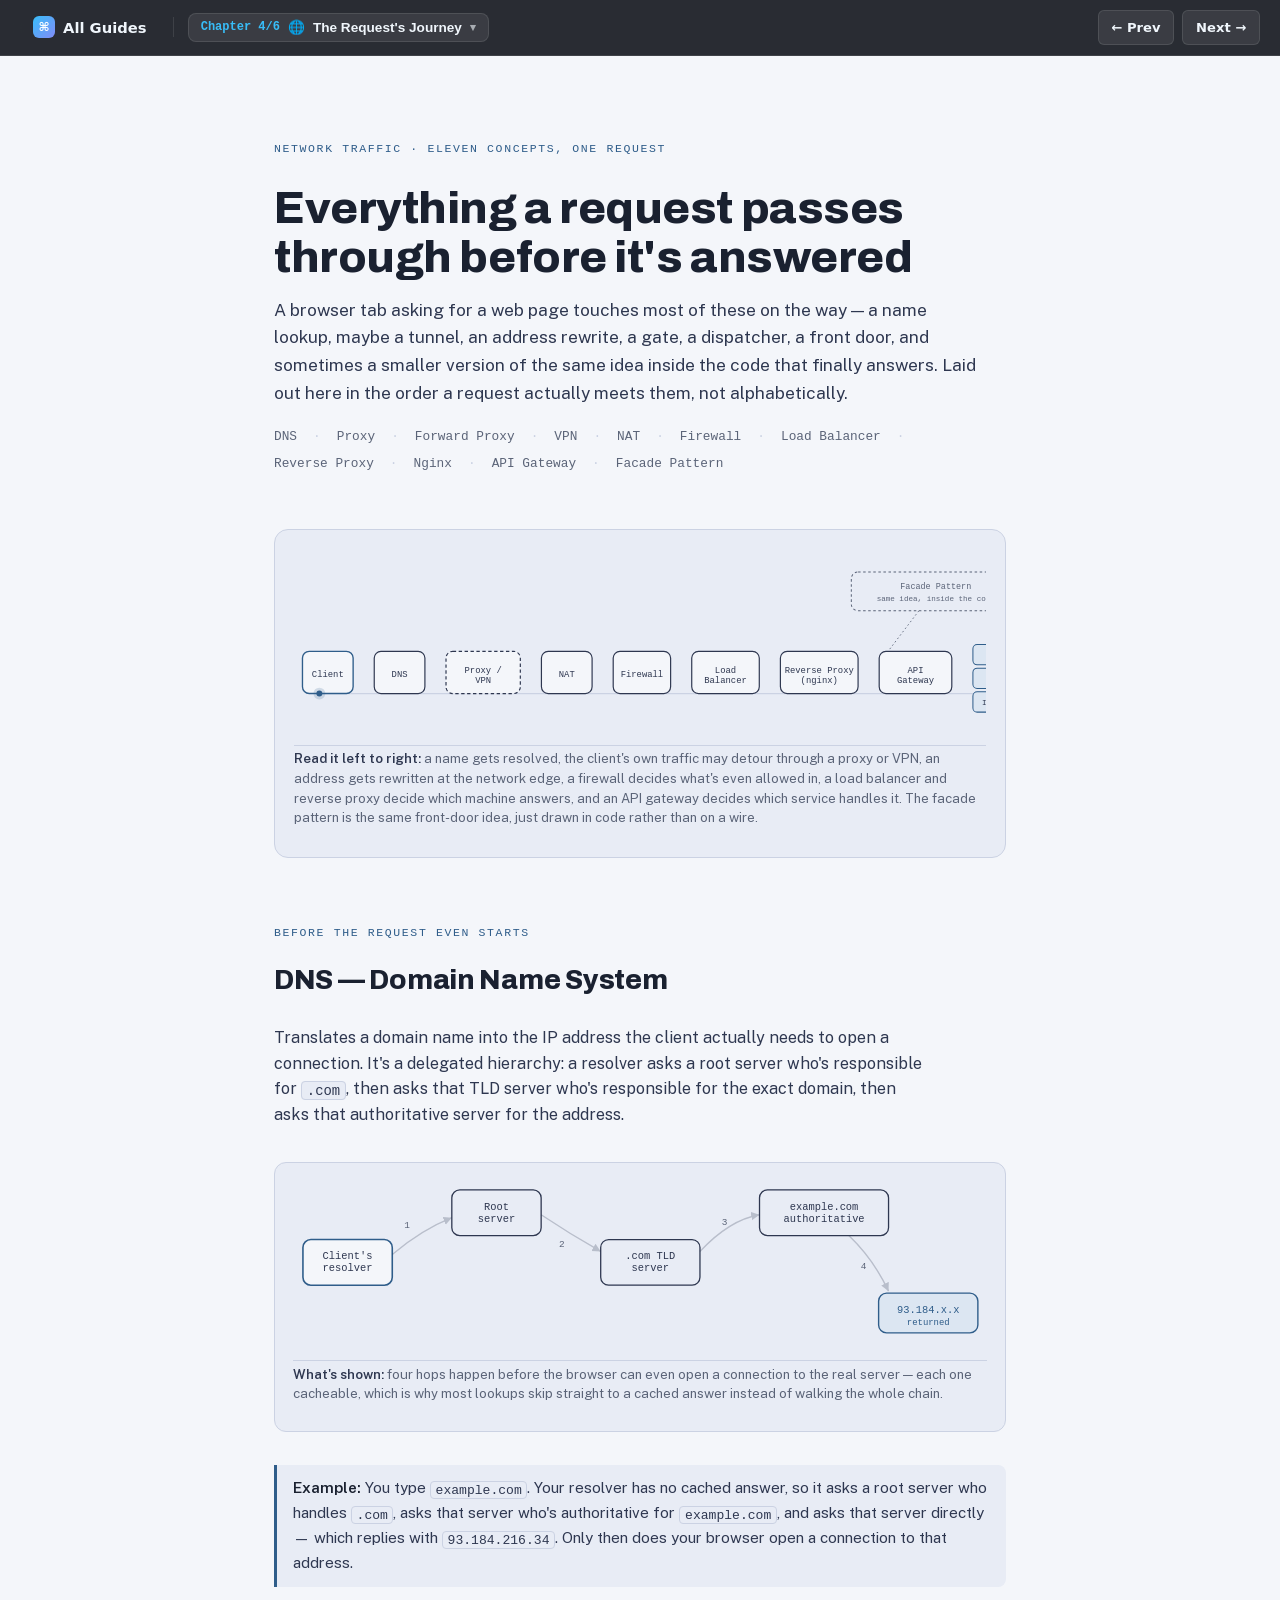
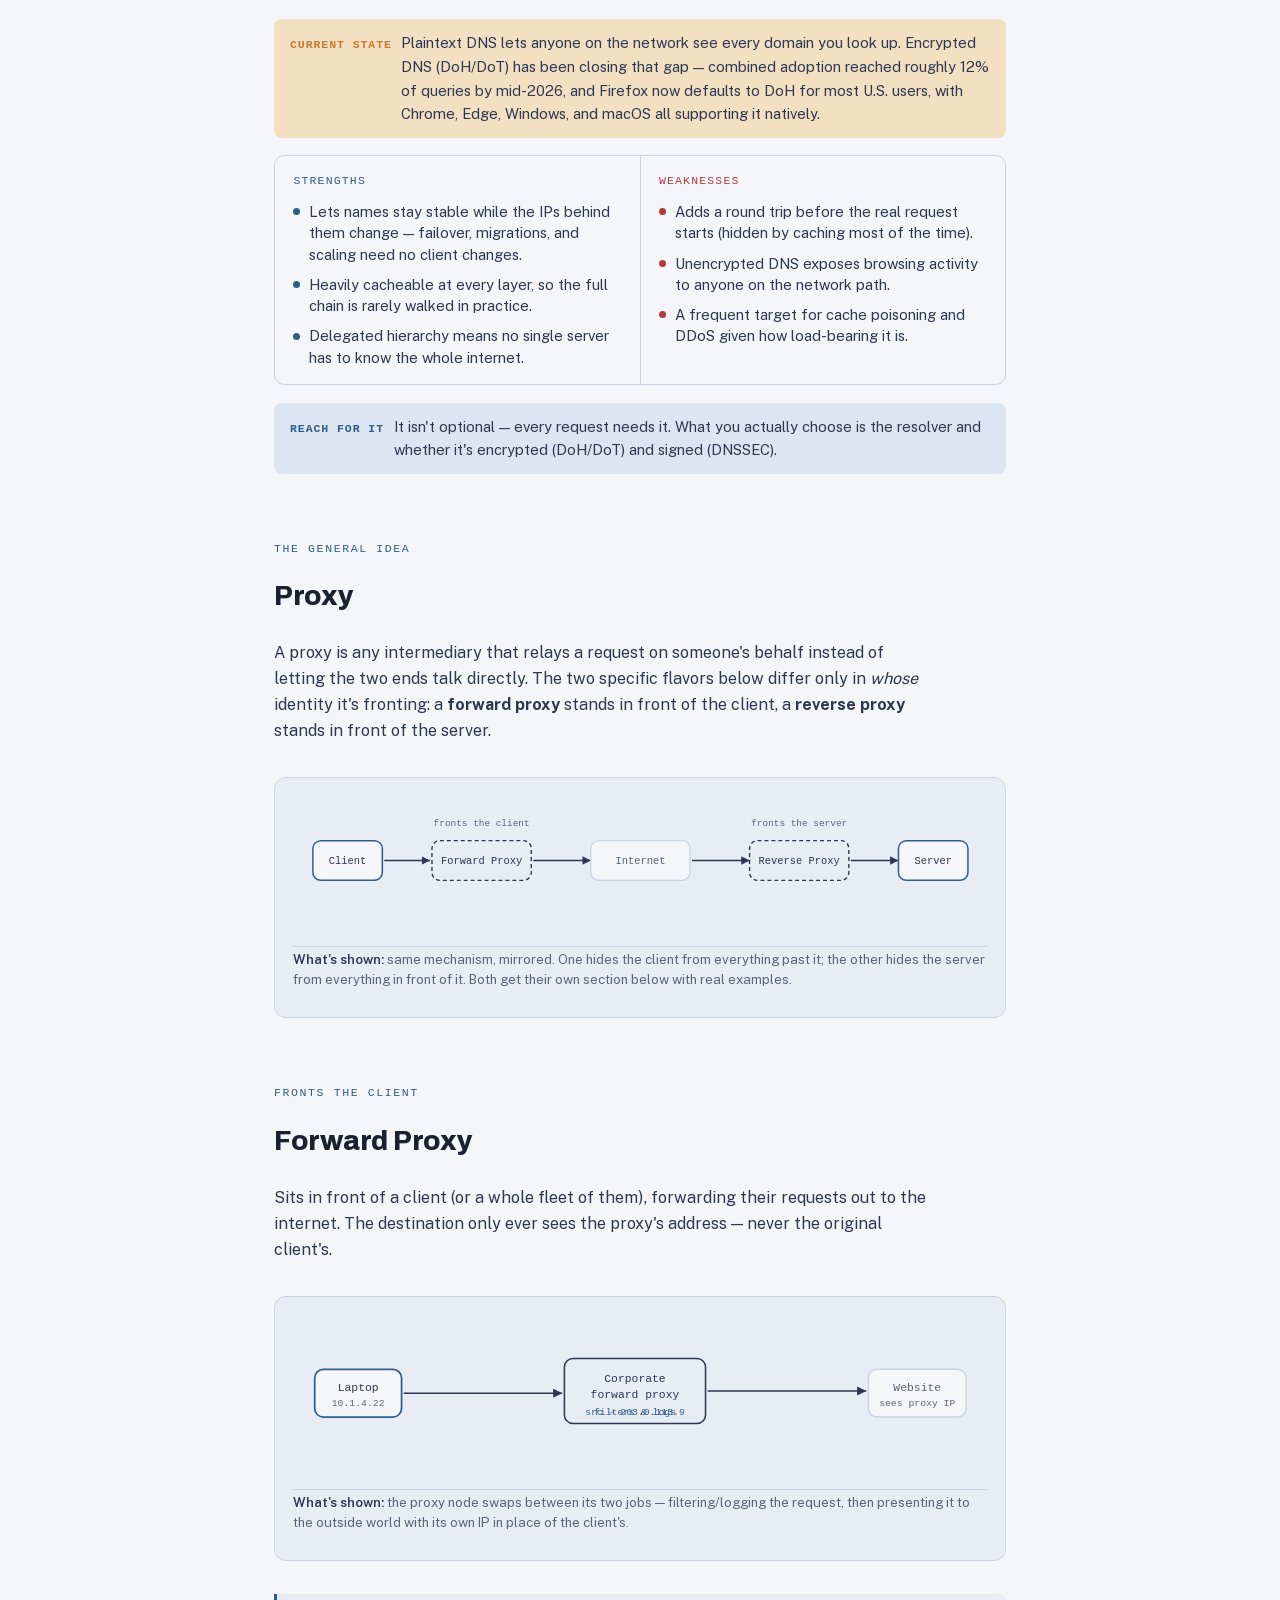
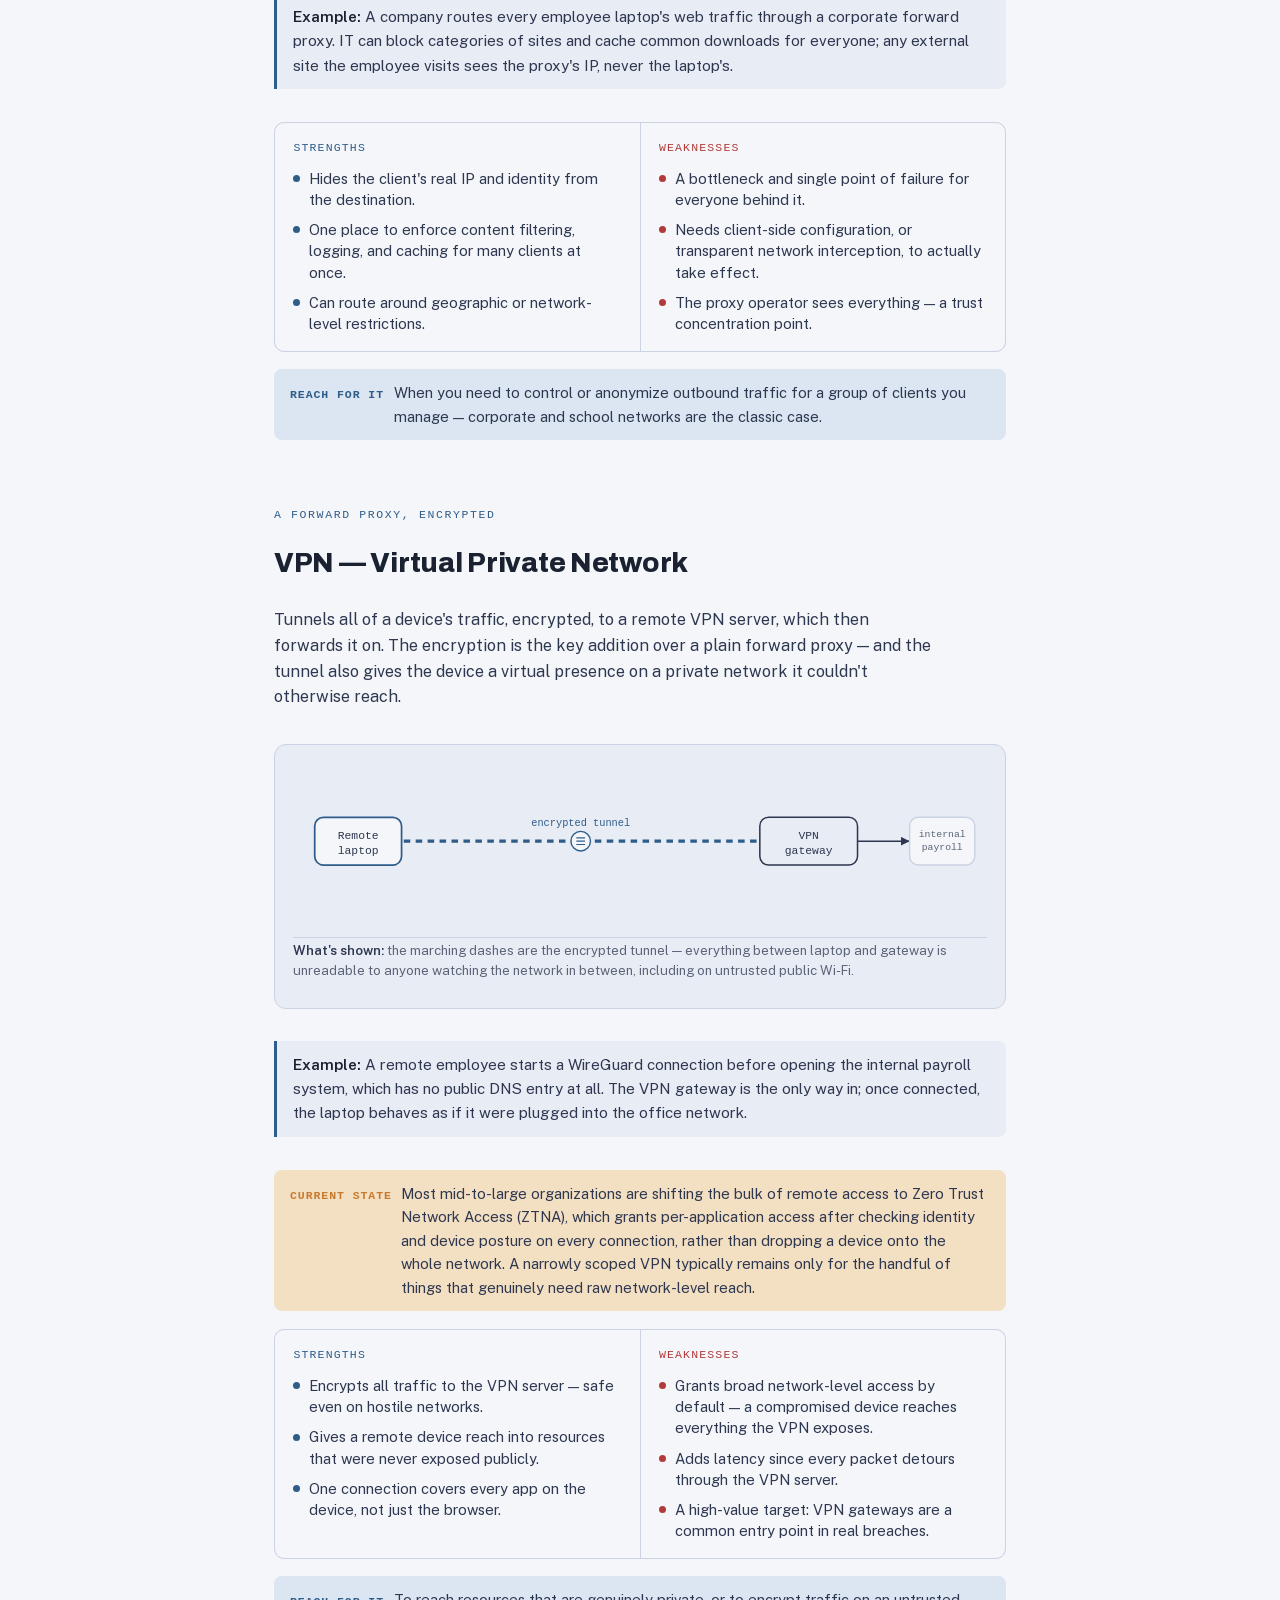
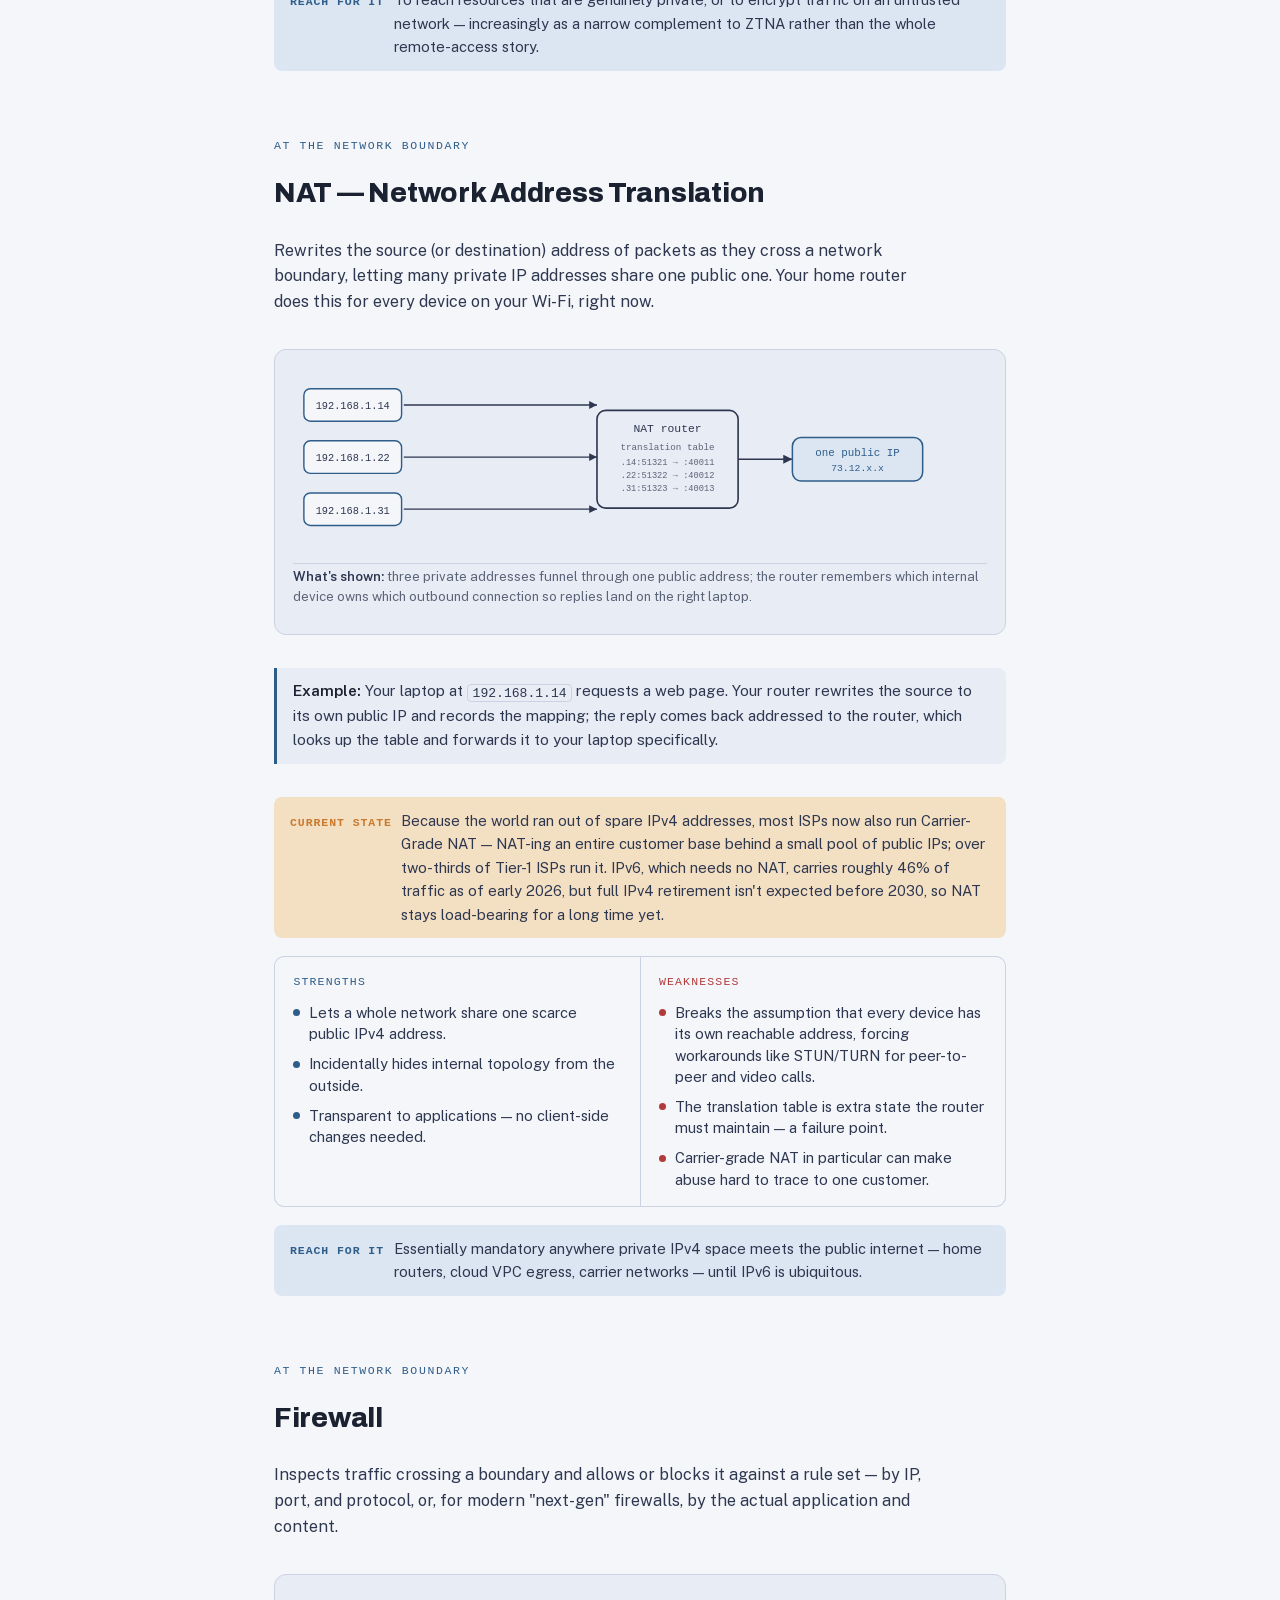
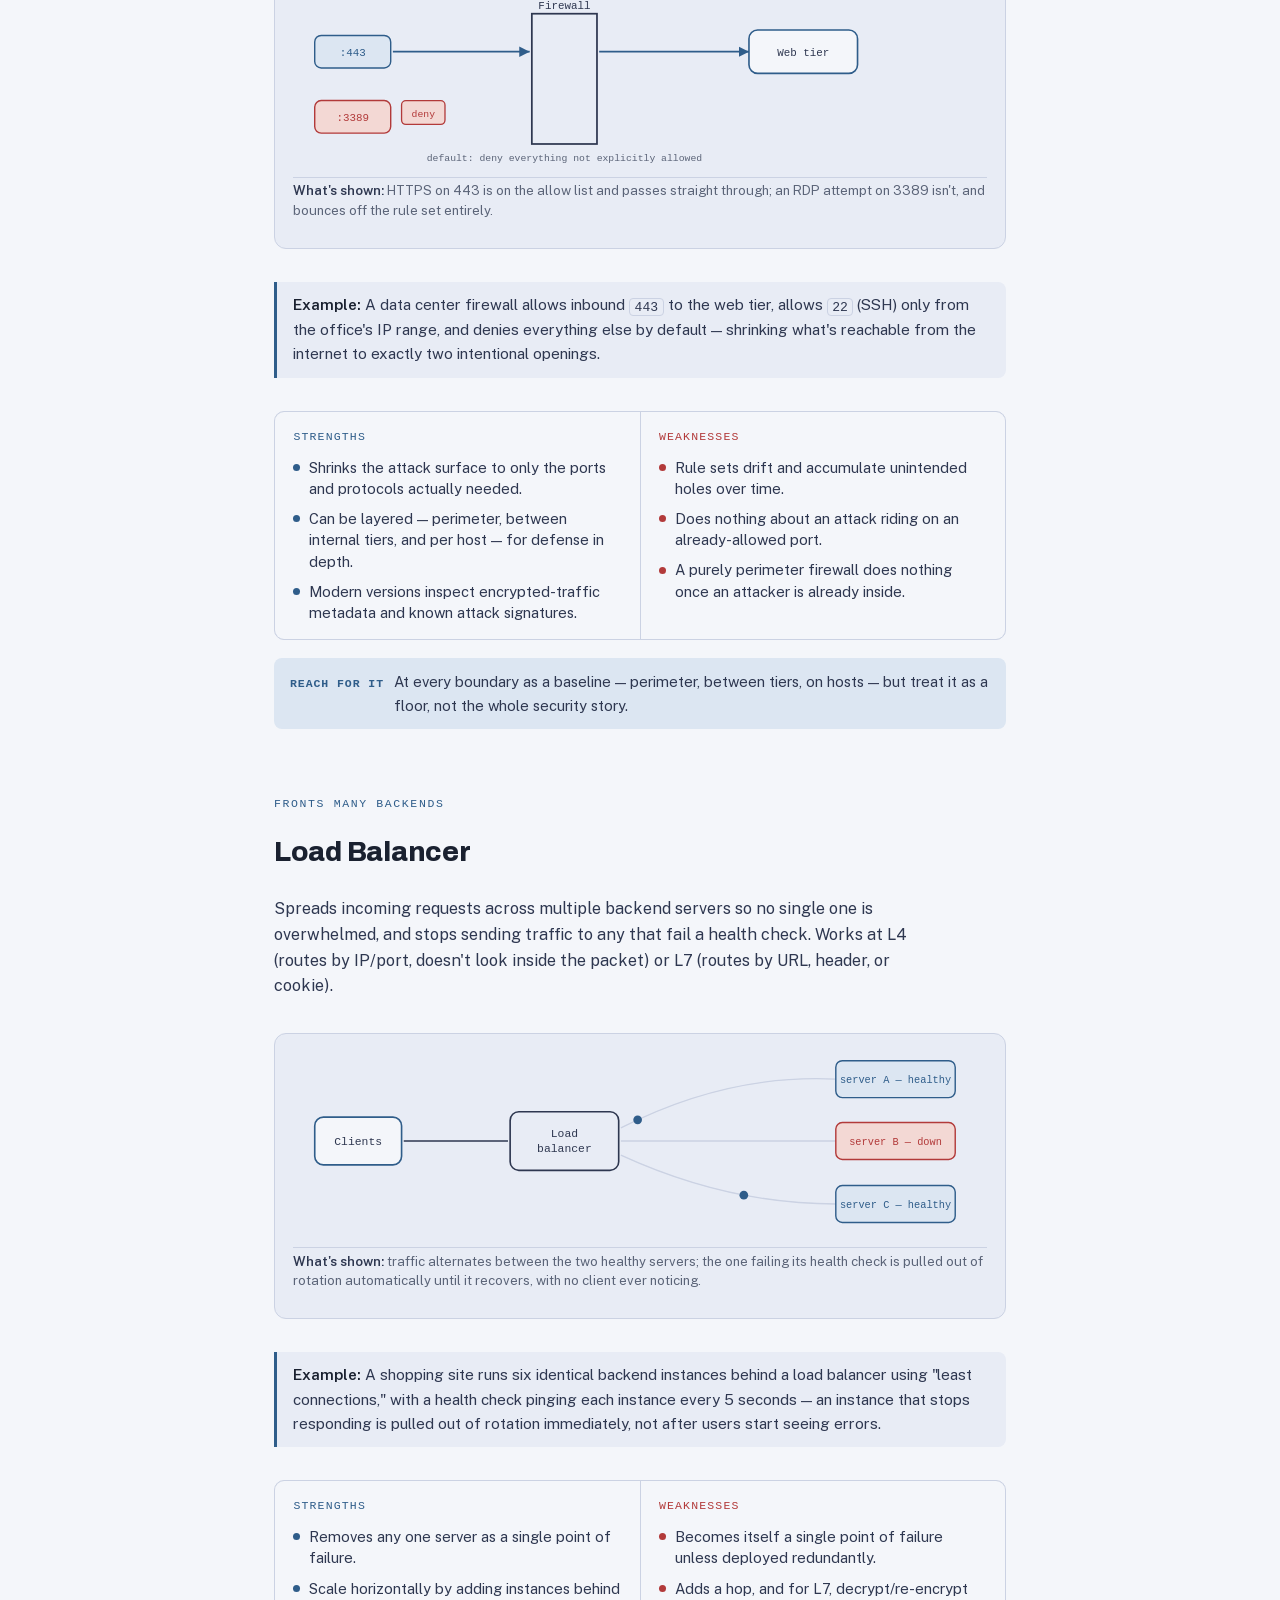
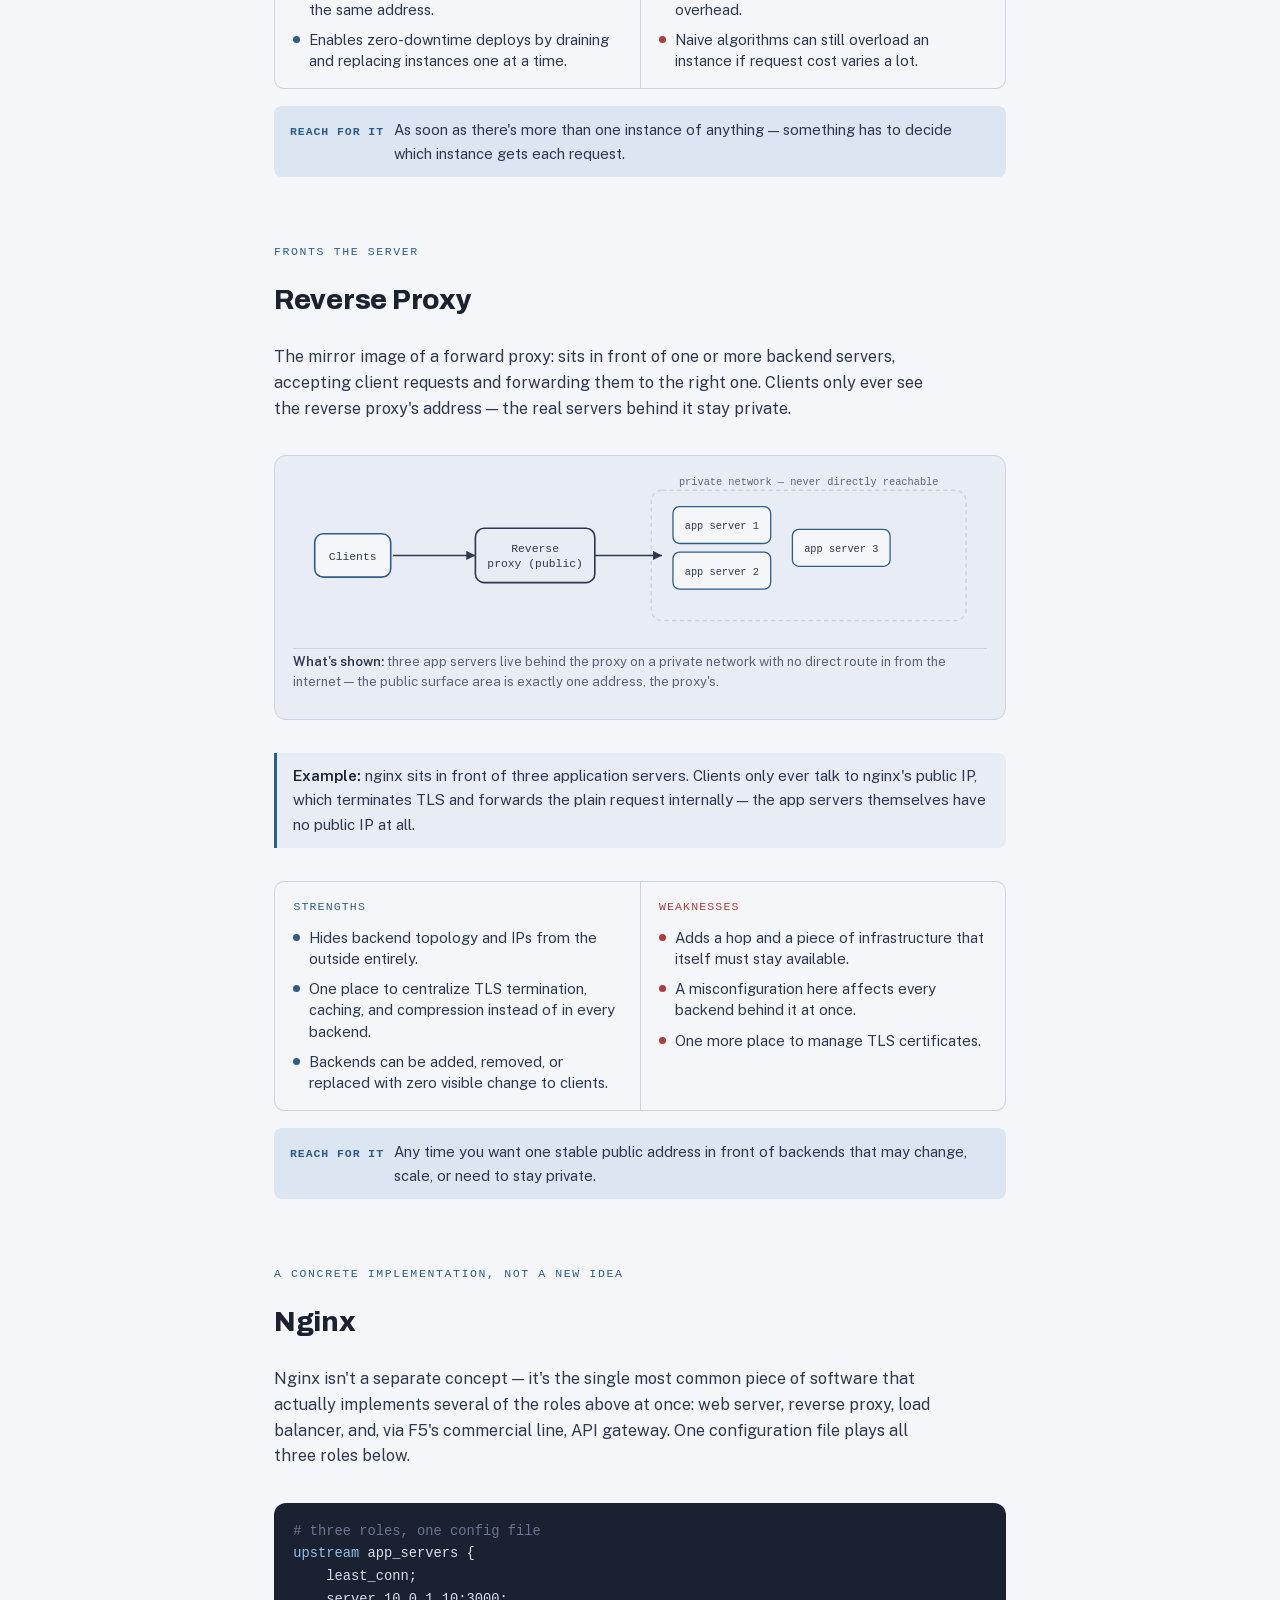
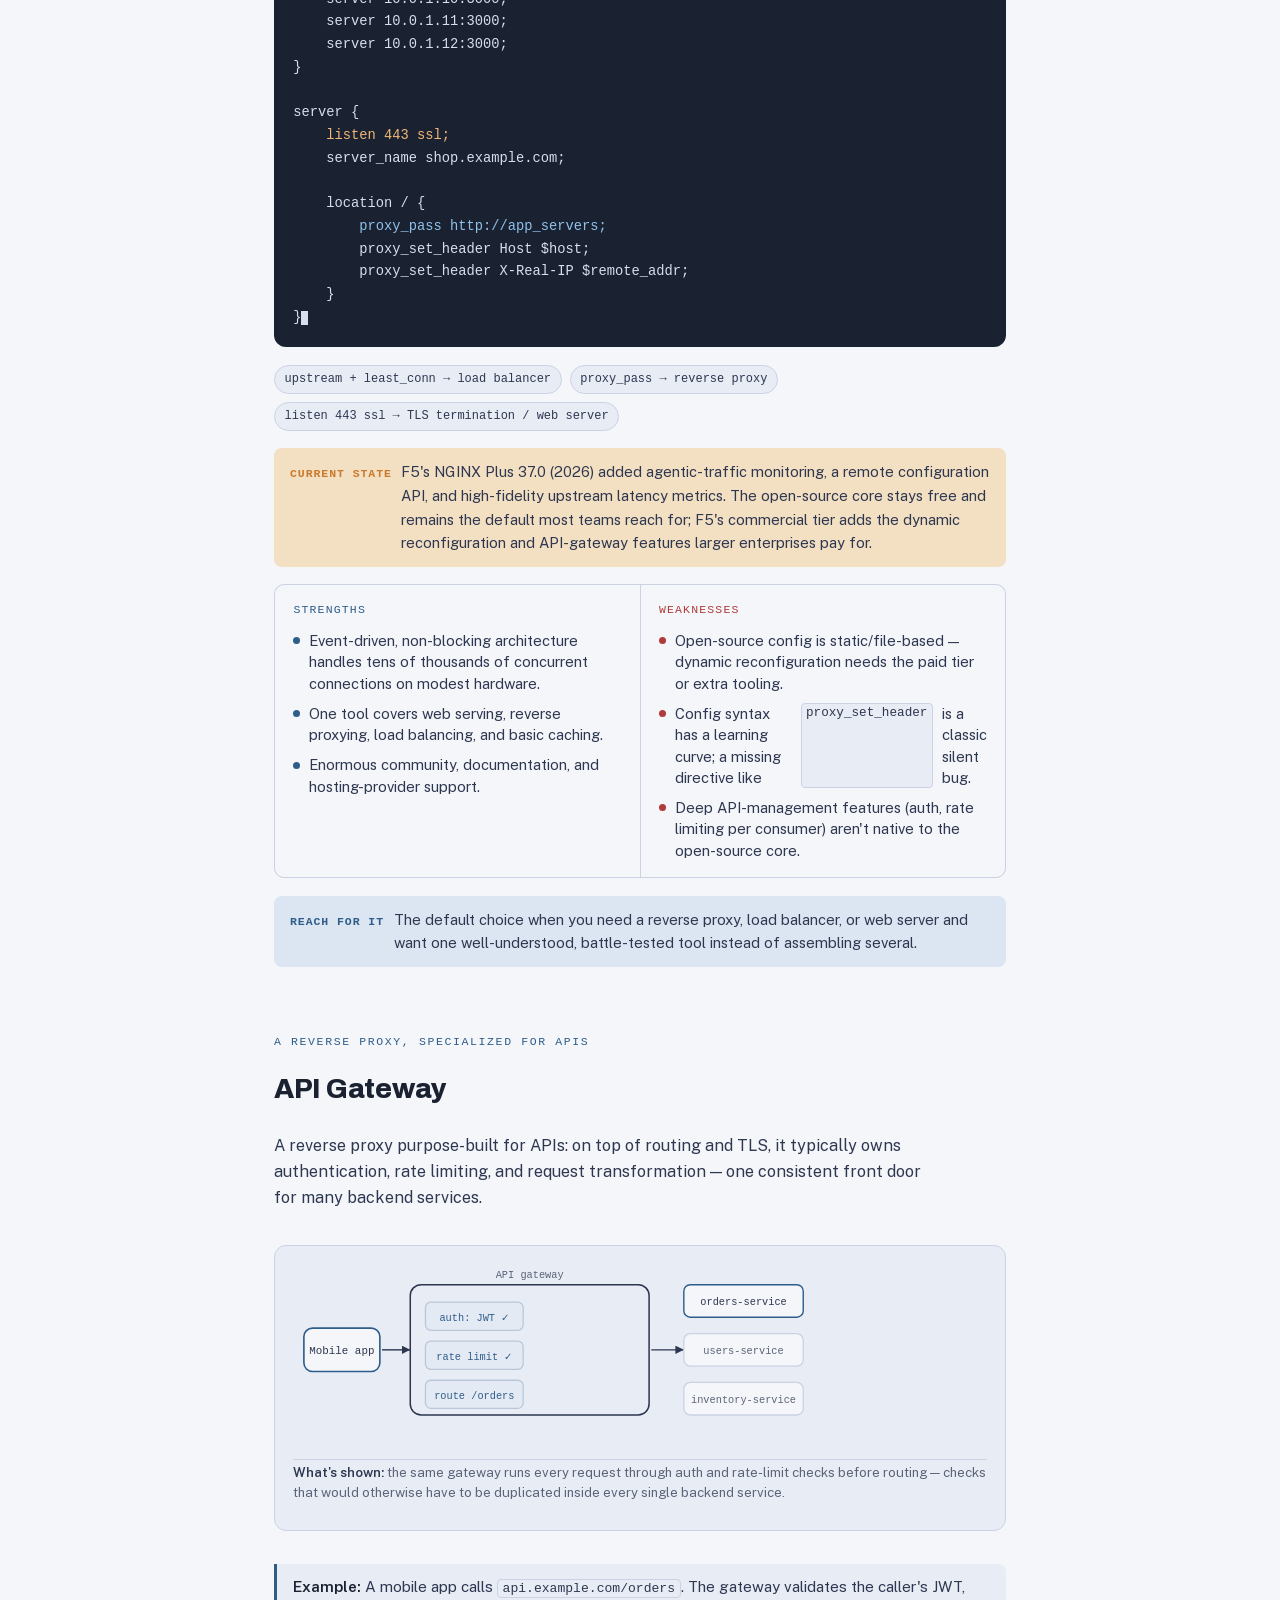
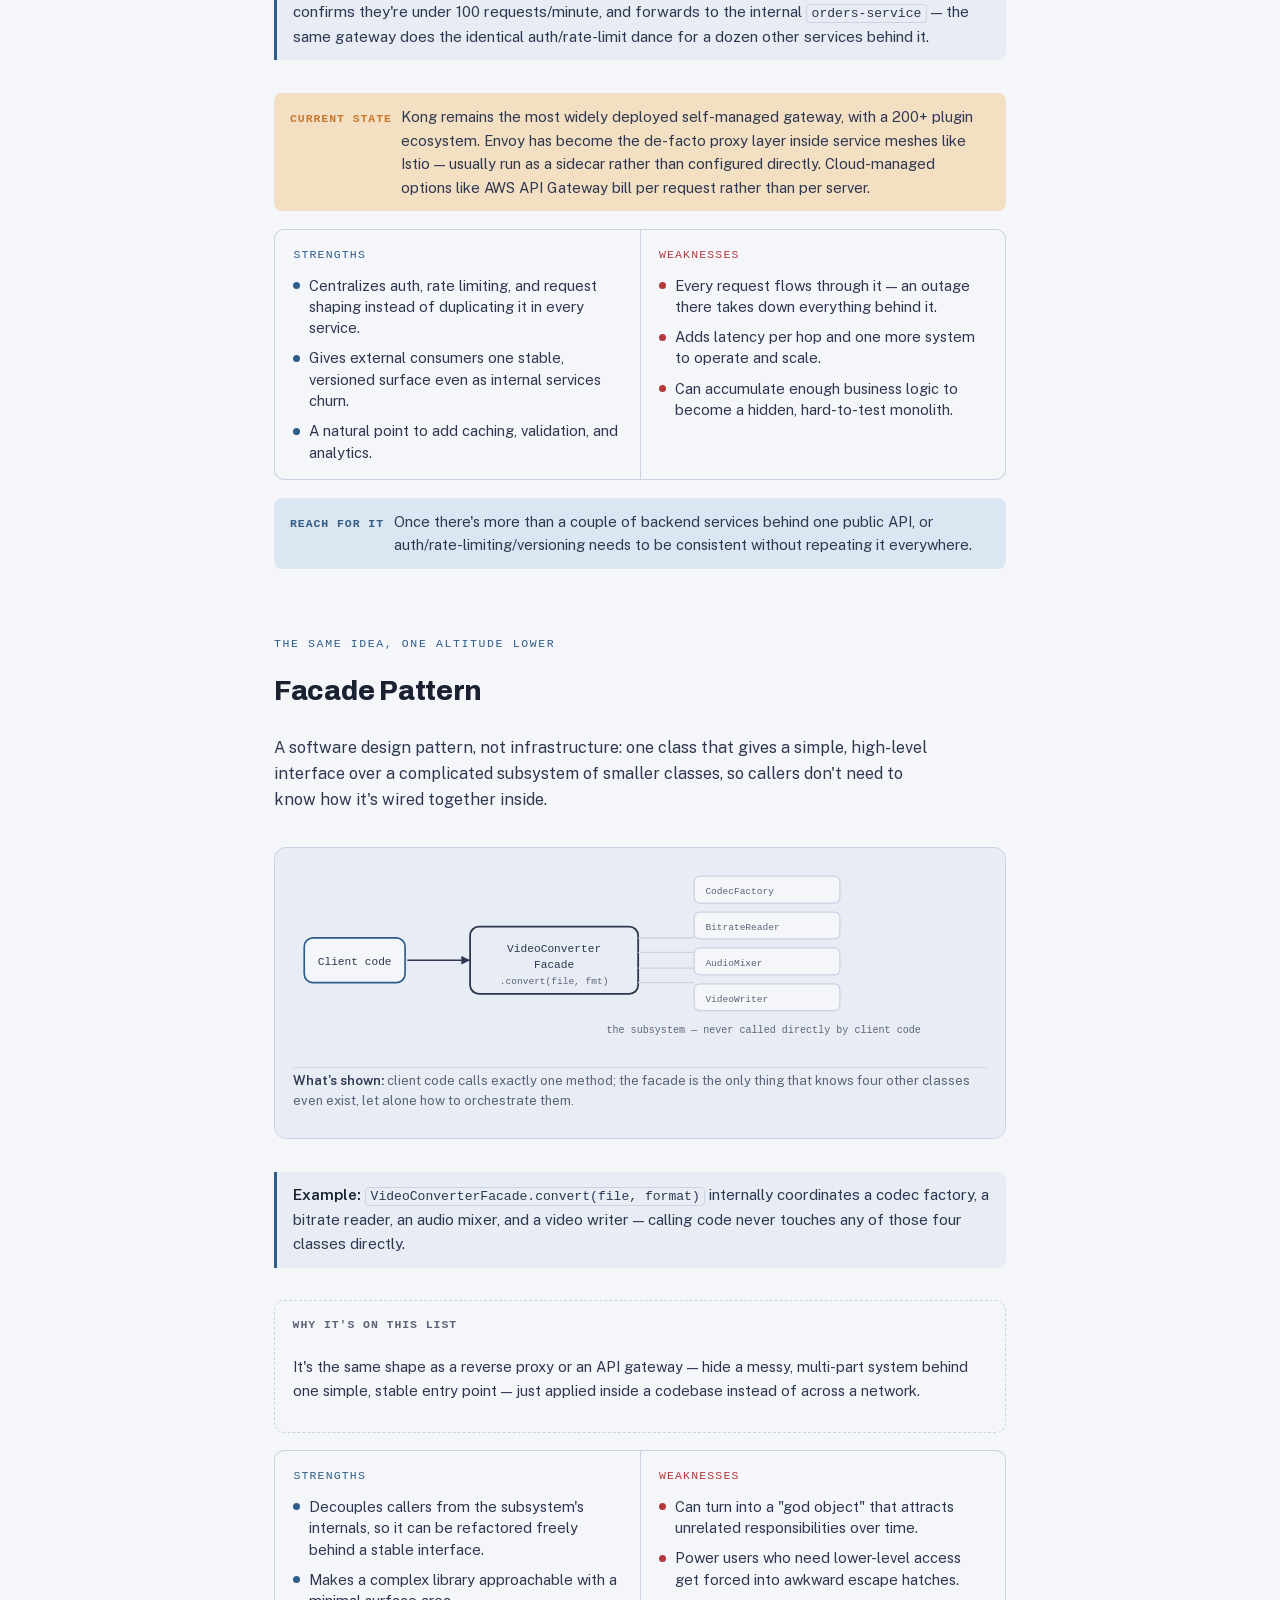
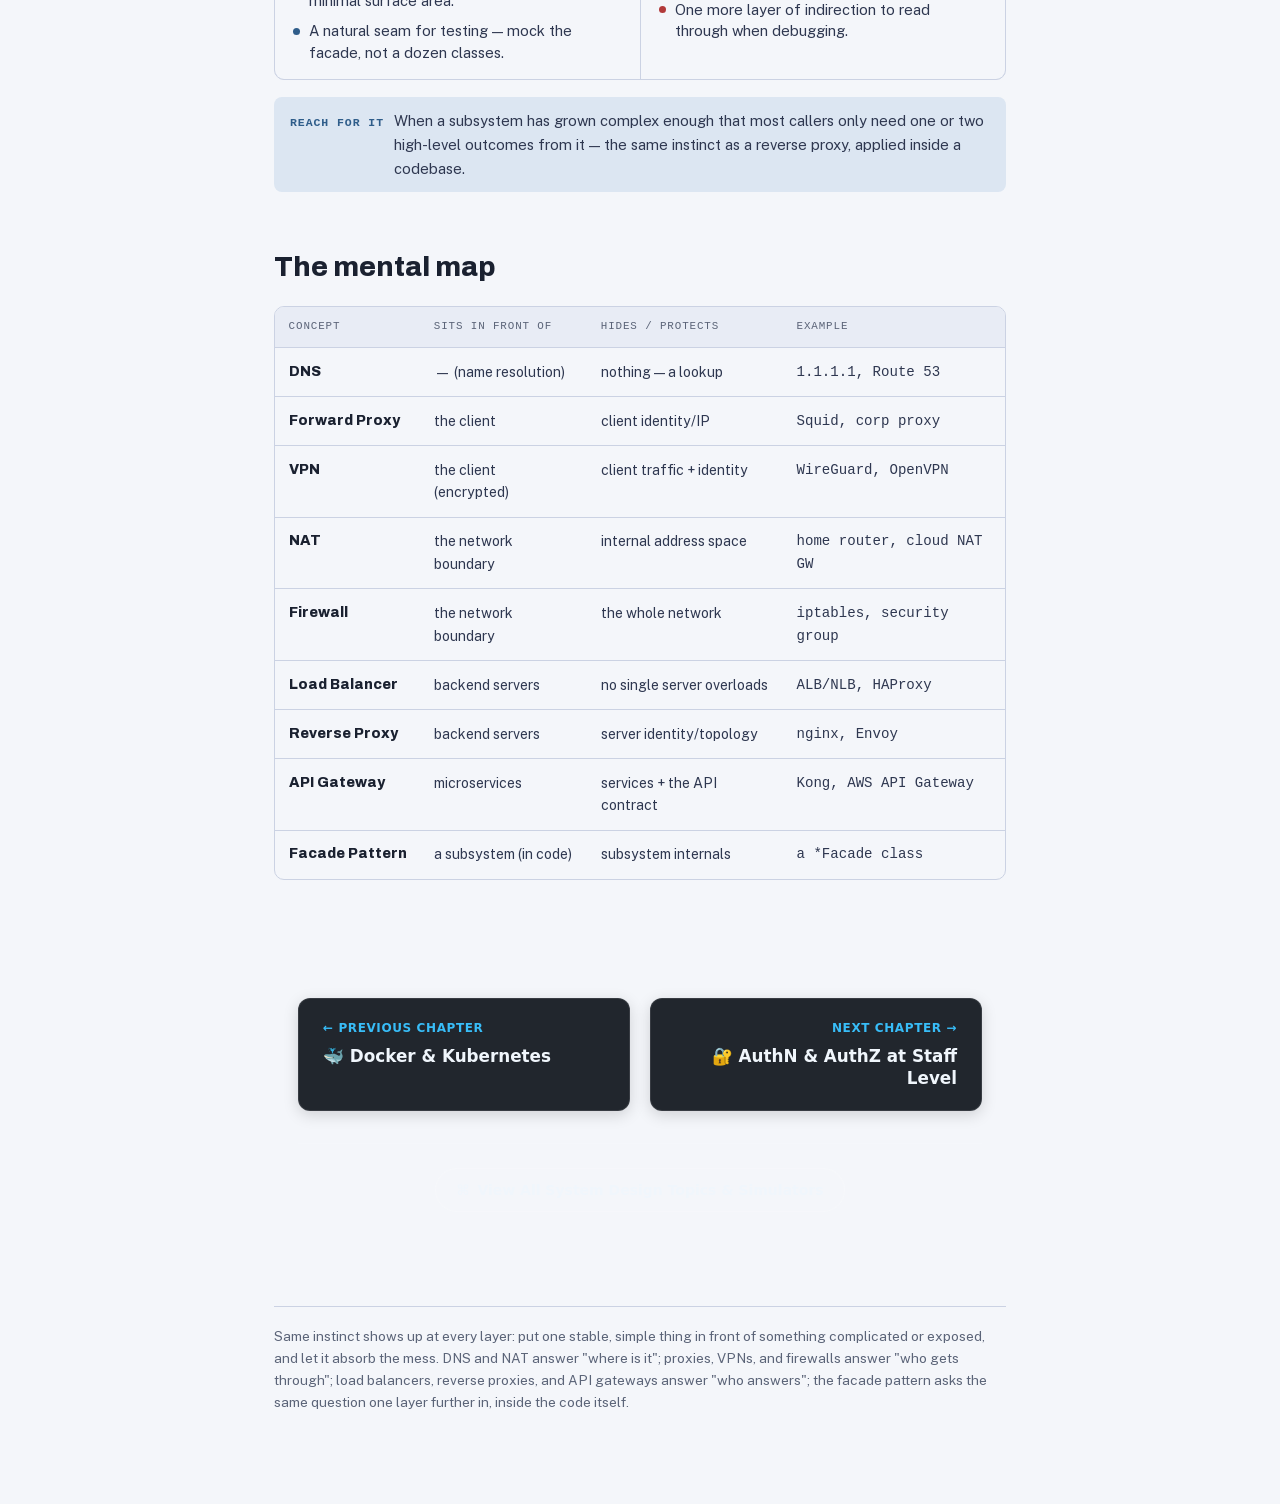
<file: Request_Journey.html>
<!doctype html>
<html>

<head>
    <meta charset=utf8>
    <meta name=viewport content="width=device-width,initial-scale=1">
    <style>
        :root {
            color-scheme: light
        }

        body {
            margin: 0;
            padding: 0;
            font: 14px -apple-system, BlinkMacSystemFont, sans-serif;
            background: #faf9f5;
            color: #141413
        }

        img {
            max-width: 100%
        }
    </style>
    <link rel="stylesheet" href="./nav.css">
    <script src="./nav.js" defer></script>
</head>

<body>
  <!-- ==================== UNIVERSAL PUBLICATION NAV ==================== -->
  <nav class="lsd-top-nav">
    <div class="lsd-nav-container">
      <div class="lsd-nav-left">
        <a href="./index.html" class="lsd-hub-link" title="Back to All Guides">
          <span class="lsd-hub-badge">⌘</span>
          <span>All Guides</span>
        </a>
        <span class="lsd-divider"></span>
        <button class="lsd-chapter-trigger" id="lsdChapterToggle" onclick="document.getElementById('lsdMenuOverlay').classList.toggle('active')" aria-label="Open chapters menu">
          <span class="lsd-chapter-num">Chapter 4/6</span>
          <span>🌐</span>
          <span class="lsd-chapter-name">The Request's Journey</span>
          <span style="font-size:0.7rem;opacity:0.6;">▾</span>
        </button>
      </div>

      <div class="lsd-nav-right">
        <a href="./Docker&Kubernetes.html" class="lsd-nav-btn" title="Previous: Docker & Kubernetes (Alt + [)">← Prev</a>
        <a href="./auth.html" class="lsd-nav-btn" title="Next: AuthN & AuthZ at Staff Level (Alt + ])">Next →</a>
      </div>
    </div>
  </nav>

  <!-- Chapter Jump Modal / Dropdown -->
  <div class="lsd-menu-overlay" id="lsdMenuOverlay" onclick="if(event.target===this)this.classList.remove('active')">
    <div class="lsd-menu-panel">
      <div class="lsd-menu-header">
        <span class="lsd-menu-title">📚 System Design Field Guide — Chapters</span>
        <button class="lsd-menu-close" onclick="document.getElementById('lsdMenuOverlay').classList.remove('active')" aria-label="Close menu">&times;</button>
      </div>
      <div class="lsd-menu-list">
      <a href="./Caching.html" class="lsd-menu-item">
        <div class="lsd-item-icon">⚡</div>
        <div class="lsd-item-info">
          <div class="lsd-item-title">
            <span>Caching at Staff Level</span>
            
          </div>
          <div class="lsd-item-desc">Multi-tier caching, consistency, eviction, and stampede mitigation</div>
        </div>
        <span class="lsd-item-num">01</span>
      </a>
      <a href="./DB.html" class="lsd-menu-item">
        <div class="lsd-item-icon">🗄️</div>
        <div class="lsd-item-info">
          <div class="lsd-item-title">
            <span>SQL, NoSQL & Vector DBs</span>
            
          </div>
          <div class="lsd-item-desc">RDBMS, document, wide-column, graph, and vector search engines</div>
        </div>
        <span class="lsd-item-num">02</span>
      </a>
      <a href="./Docker&Kubernetes.html" class="lsd-menu-item">
        <div class="lsd-item-icon">🐳</div>
        <div class="lsd-item-info">
          <div class="lsd-item-title">
            <span>Docker & Kubernetes</span>
            
          </div>
          <div class="lsd-item-desc">Containers, layer caching, pods, self-healing, and orchestration</div>
        </div>
        <span class="lsd-item-num">03</span>
      </a>
      <a href="./Request_Journey.html" class="lsd-menu-item current">
        <div class="lsd-item-icon">🌐</div>
        <div class="lsd-item-info">
          <div class="lsd-item-title">
            <span>The Request's Journey</span>
            <span class="lsd-item-badge">Reading</span>
          </div>
          <div class="lsd-item-desc">DNS, CDN, Anycast, Proxies, Load Balancers, and API Gateways</div>
        </div>
        <span class="lsd-item-num">04</span>
      </a>
      <a href="./auth.html" class="lsd-menu-item">
        <div class="lsd-item-icon">🔐</div>
        <div class="lsd-item-info">
          <div class="lsd-item-title">
            <span>AuthN & AuthZ at Staff Level</span>
            
          </div>
          <div class="lsd-item-desc">OAuth 2.0, OIDC, JWT lifecycle, RBAC, ABAC, and Google Zanzibar</div>
        </div>
        <span class="lsd-item-num">05</span>
      </a>
      <a href="./ratelimiting.html" class="lsd-menu-item">
        <div class="lsd-item-icon">⏱️</div>
        <div class="lsd-item-info">
          <div class="lsd-item-title">
            <span>Rate Limiting, Three Ways</span>
            
          </div>
          <div class="lsd-item-desc">Fixed Window, Token Bucket, Leaky Bucket, and boundary bursts</div>
        </div>
        <span class="lsd-item-num">06</span>
      </a>
      </div>
    </div>
  </div>

    <title>The Request's Journey</title>
    <style>
        @font-face {
            font-family: 'Archivo';
            font-style: normal;
            font-weight: 800;
            font-display: swap;
            src: url([data-uri]) format('woff2');
        }

        @font-face {
            font-family: 'Public Sans';
            font-style: normal;
            font-weight: 400 700;
            font-display: swap;
            src: url([data-uri]) format('woff2');
        }

        :root {
            --ink: #1A2130;
            --ink-soft: #2E3750;
            --paper: #F4F6FA;
            --panel: #E8ECF5;
            --slate: #5B6478;
            --line: #CBD2E3;
            --route: #2F5D8A;
            --route-soft: #DCE6F2;
            --signal: #C97A2E;
            --signal-soft: #F3DFC2;
            --deny: #B23A3A;
            --deny-soft: #F3D8D4;

            --font-display: 'Archivo', 'Arial Black', sans-serif;
            --font-body: 'Public Sans', -apple-system, BlinkMacSystemFont, 'Segoe UI', sans-serif;
            --font-mono: ui-monospace, 'SF Mono', Menlo, Consolas, monospace;
            color-scheme: light;
        }

        @media (prefers-color-scheme: dark) {
            :root {
                --ink: #E8ECF5;
                --ink-soft: #C3CBE2;
                --paper: #0E1220;
                --panel: #161C2E;
                --slate: #8993AC;
                --line: #2A3246;
                --route: #6FA3D8;
                --route-soft: #1C2C3E;
                --signal: #E2A159;
                --signal-soft: #3A2A14;
                --deny: #E2726B;
                --deny-soft: #3A1E1C;
                color-scheme: dark;
            }
        }

        :root[data-theme="dark"] {
            --ink: #E8ECF5;
            --ink-soft: #C3CBE2;
            --paper: #0E1220;
            --panel: #161C2E;
            --slate: #8993AC;
            --line: #2A3246;
            --route: #6FA3D8;
            --route-soft: #1C2C3E;
            --signal: #E2A159;
            --signal-soft: #3A2A14;
            --deny: #E2726B;
            --deny-soft: #3A1E1C;
            color-scheme: dark;
        }

        :root[data-theme="light"] {
            --ink: #1A2130;
            --ink-soft: #2E3750;
            --paper: #F4F6FA;
            --panel: #E8ECF5;
            --slate: #5B6478;
            --line: #CBD2E3;
            --route: #2F5D8A;
            --route-soft: #DCE6F2;
            --signal: #C97A2E;
            --signal-soft: #F3DFC2;
            --deny: #B23A3A;
            --deny-soft: #F3D8D4;
            color-scheme: light;
        }

        * {
            box-sizing: border-box;
        }

        html,
        body {
            margin: 0;
            padding: 0;
        }

        body {
            background: var(--paper);
            color: var(--ink);
            font-family: var(--font-body);
            font-size: 17px;
            line-height: 1.6;
            -webkit-font-smoothing: antialiased;
            text-rendering: optimizeLegibility;
        }

        .page {
            max-width: 780px;
            margin: 0 auto;
            padding: clamp(2rem, 6vw, 4.5rem) 1.5rem 6rem;
            display: flex;
            flex-direction: column;
            gap: 3.4rem;
        }

        .eyebrow {
            font-family: var(--font-mono);
            font-size: 0.72rem;
            letter-spacing: 0.14em;
            text-transform: uppercase;
            color: var(--route);
            font-weight: 500;
        }

        h1,
        h2,
        h3 {
            font-family: var(--font-display);
            font-weight: 800;
            text-wrap: balance;
            margin: 0;
            color: var(--ink);
        }

        .masthead {
            display: flex;
            flex-direction: column;
            gap: 0.9rem;
        }

        .masthead h1 {
            font-size: clamp(2rem, 5vw, 2.8rem);
            line-height: 1.1;
            letter-spacing: -0.01em;
        }

        .masthead .dek {
            font-size: 1.08rem;
            color: var(--ink-soft);
            max-width: 64ch;
            margin: 0;
        }

        .masthead .dek strong {
            color: var(--ink);
            font-weight: 600;
        }

        .jump {
            display: flex;
            flex-wrap: wrap;
            gap: 0.35rem 1rem;
            margin-top: 0.3rem;
            font-family: var(--font-mono);
            font-size: 0.8rem;
        }

        .jump a {
            color: var(--slate);
            text-decoration: none;
            border-bottom: 1px solid transparent;
        }

        .jump a:hover,
        .jump a:focus-visible {
            color: var(--route);
            border-bottom-color: var(--route);
        }

        .jump span.sep {
            color: var(--line);
        }

        /* hero journey diagram */
        .hero-frame {
            background: var(--panel);
            border: 1px solid var(--line);
            border-radius: 14px;
            padding: 1.2rem 1.2rem 1rem;
            display: flex;
            flex-direction: column;
            gap: 0.6rem;
        }

        .hero-frame .diagram-scroll svg {
            min-width: 760px;
        }

        .hero-frame .diagram-caption {
            margin-top: 0;
        }

        .packet {
            offset-path: path('M30,170 L870,170');
            offset-rotate: 0deg;
            animation: travel 9s linear infinite;
        }

        @keyframes travel {
            0% {
                offset-distance: 0%;
            }

            100% {
                offset-distance: 100%;
            }
        }

        @media (prefers-reduced-motion: reduce) {
            .packet {
                animation: none;
                offset-distance: 38%;
            }
        }

        .algo {
            display: flex;
            flex-direction: column;
            gap: 1.1rem;
            scroll-margin-top: 1.5rem;
        }

        .algo .head {
            display: flex;
            flex-direction: column;
            gap: 0.35rem;
        }

        .algo h2 {
            font-size: clamp(1.35rem, 3vw, 1.7rem);
            letter-spacing: -0.01em;
        }

        .algo .lede {
            font-size: 1.01rem;
            color: var(--ink-soft);
            max-width: 66ch;
        }

        .algo .lede code,
        p code,
        li code,
        td code {
            font-family: var(--font-mono);
            font-size: 0.86em;
            background: var(--panel);
            border: 1px solid var(--line);
            border-radius: 4px;
            padding: 0.05em 0.35em;
        }

        .example {
            font-size: 0.95rem;
            color: var(--ink-soft);
            background: var(--panel);
            border-left: 3px solid var(--route);
            border-radius: 0 8px 8px 0;
            padding: 0.7rem 1rem;
        }

        .example b {
            color: var(--ink);
            font-weight: 600;
        }

        .diagram-frame {
            background: var(--panel);
            border: 1px solid var(--line);
            border-radius: 12px;
            padding: 1.1rem 1.1rem 0.9rem;
            display: flex;
            flex-direction: column;
            gap: 0.6rem;
        }

        .diagram-scroll {
            overflow-x: auto;
        }

        .diagram-scroll svg {
            display: block;
            width: 100%;
            height: auto;
            min-width: 560px;
        }

        .diagram-caption {
            font-size: 0.82rem;
            color: var(--slate);
            line-height: 1.5;
            padding-top: 0.2rem;
            border-top: 1px solid var(--line);
            margin-top: 0.1rem;
        }

        .diagram-caption b {
            color: var(--ink-soft);
            font-weight: 600;
        }

        .mono-label {
            font-family: var(--font-mono);
        }

        .verdict {
            display: grid;
            grid-template-columns: 1fr 1fr;
            gap: 1px;
            background: var(--line);
            border: 1px solid var(--line);
            border-radius: 10px;
            overflow: hidden;
        }

        .verdict>div {
            background: var(--paper);
            padding: 1rem 1.15rem;
        }

        .verdict h3 {
            font-family: var(--font-mono);
            font-size: 0.72rem;
            letter-spacing: 0.1em;
            text-transform: uppercase;
            font-weight: 500;
            margin-bottom: 0.65rem;
        }

        .verdict .pros h3 {
            color: var(--route);
        }

        .verdict .cons h3 {
            color: var(--deny);
        }

        .verdict ul {
            list-style: none;
            margin: 0;
            padding: 0;
            display: flex;
            flex-direction: column;
            gap: 0.55rem;
        }

        .verdict li {
            display: flex;
            gap: 0.55rem;
            font-size: 0.92rem;
            line-height: 1.45;
            color: var(--ink-soft);
        }

        .verdict li::before {
            content: "";
            flex: none;
            width: 7px;
            height: 7px;
            border-radius: 50%;
            margin-top: 0.5em;
        }

        .verdict .pros li::before {
            background: var(--route);
        }

        .verdict .cons li::before {
            background: var(--deny);
        }

        .use-case {
            display: flex;
            gap: 0.6rem;
            align-items: baseline;
            background: var(--route-soft);
            border-radius: 8px;
            padding: 0.75rem 1rem;
            font-size: 0.92rem;
        }

        .use-case .tag {
            font-family: var(--font-mono);
            font-size: 0.72rem;
            letter-spacing: 0.08em;
            text-transform: uppercase;
            color: var(--route);
            flex: none;
            font-weight: 600;
        }

        .use-case p {
            margin: 0;
            color: var(--ink-soft);
        }

        .latest {
            display: flex;
            gap: 0.6rem;
            align-items: baseline;
            background: var(--signal-soft);
            border-radius: 8px;
            padding: 0.75rem 1rem;
            font-size: 0.92rem;
        }

        .latest .tag {
            font-family: var(--font-mono);
            font-size: 0.72rem;
            letter-spacing: 0.08em;
            text-transform: uppercase;
            color: var(--signal);
            flex: none;
            font-weight: 600;
        }

        .latest p {
            margin: 0;
            color: var(--ink-soft);
        }

        .callout {
            display: flex;
            flex-direction: column;
            gap: 0.4rem;
            border: 1px dashed var(--line);
            border-radius: 10px;
            padding: 0.9rem 1.1rem;
            font-size: 0.92rem;
            color: var(--ink-soft);
        }

        .callout .tag {
            font-family: var(--font-mono);
            font-size: 0.72rem;
            letter-spacing: 0.08em;
            text-transform: uppercase;
            color: var(--slate);
            font-weight: 600;
        }

        /* code block for nginx */
        .code-frame {
            background: var(--ink);
            border-radius: 12px;
            padding: 1.1rem 1.2rem;
            overflow-x: auto;
            position: relative;
        }

        .code-frame pre {
            margin: 0;
            font-family: var(--font-mono);
            font-size: 0.86rem;
            line-height: 1.65;
            color: #D7DEEF;
            white-space: pre;
        }

        .code-frame .c-route {
            color: #8FC1EC;
        }

        .code-frame .c-signal {
            color: #F0B778;
        }

        .code-frame .c-comment {
            color: #6B7694;
        }

        .code-frame .cursor {
            display: inline-block;
            width: 7px;
            height: 1em;
            background: #D7DEEF;
            vertical-align: text-bottom;
            animation: blink 1s step-end infinite;
        }

        @keyframes blink {
            50% {
                opacity: 0;
            }
        }

        @media (prefers-reduced-motion: reduce) {
            .code-frame .cursor {
                animation: none;
            }
        }

        .role-tags {
            display: flex;
            flex-wrap: wrap;
            gap: 0.5rem;
        }

        .role-tag {
            font-family: var(--font-mono);
            font-size: 0.75rem;
            padding: 0.25rem 0.6rem;
            border-radius: 999px;
            border: 1px solid var(--line);
            color: var(--ink-soft);
            background: var(--panel);
        }

        /* comparison table */
        .comparison h2 {
            font-size: clamp(1.35rem, 3vw, 1.7rem);
            margin-bottom: 1rem;
        }

        .table-scroll {
            overflow-x: auto;
            border: 1px solid var(--line);
            border-radius: 10px;
        }

        table {
            border-collapse: collapse;
            width: 100%;
            min-width: 720px;
            font-size: 0.88rem;
        }

        thead th {
            text-align: left;
            font-family: var(--font-mono);
            font-size: 0.68rem;
            letter-spacing: 0.08em;
            text-transform: uppercase;
            color: var(--slate);
            font-weight: 500;
            background: var(--panel);
            padding: 0.7rem 0.85rem;
            border-bottom: 1px solid var(--line);
            white-space: nowrap;
        }

        tbody td {
            padding: 0.8rem 0.85rem;
            border-bottom: 1px solid var(--line);
            vertical-align: top;
            color: var(--ink-soft);
        }

        tbody tr:last-child td {
            border-bottom: none;
        }

        tbody td.algo-name {
            font-family: var(--font-display);
            font-weight: 800;
            font-size: 0.88rem;
            color: var(--ink);
            white-space: nowrap;
        }

        footer.note {
            font-size: 0.85rem;
            color: var(--slate);
            border-top: 1px solid var(--line);
            padding-top: 1.2rem;
        }

        /* shared animation helpers */
        .tunnel {
            stroke-dasharray: 6 5;
            animation: antmarch 1.1s linear infinite;
        }

        @keyframes antmarch {
            to {
                stroke-dashoffset: -22;
            }
        }

        .fade-swap-a {
            animation: swapA 3.2s ease-in-out infinite;
        }

        .fade-swap-b {
            animation: swapB 3.2s ease-in-out infinite;
        }

        @keyframes swapA {

            0%,
            38% {
                opacity: 1;
            }

            50%,
            100% {
                opacity: 0;
            }
        }

        @keyframes swapB {

            0%,
            38% {
                opacity: 0;
            }

            50%,
            88% {
                opacity: 1;
            }

            100% {
                opacity: 0;
            }
        }

        .step-pulse {
            opacity: 0.25;
            animation: steppulse 4.8s ease-in-out infinite;
        }

        @keyframes steppulse {

            0%,
            100% {
                opacity: 0.25;
            }

            8% {
                opacity: 1;
            }

            20% {
                opacity: 0.25;
            }
        }

        .deny-bounce {
            animation: bounceback 3s ease-in-out infinite;
        }

        @keyframes bounceback {
            0% {
                transform: translateX(0);
                opacity: 1;
            }

            40% {
                transform: translateX(26px);
                opacity: 1;
            }

            55% {
                transform: translateX(6px);
                opacity: 1;
            }

            75%,
            100% {
                transform: translateX(-30px);
                opacity: 0;
            }
        }

        .rr-dot {
            animation: rr 3.6s ease-in-out infinite;
        }

        @keyframes rr {

            0%,
            4% {
                offset-distance: 0%;
                opacity: 0;
            }

            8% {
                opacity: 1;
            }

            30% {
                offset-distance: 100%;
                opacity: 1;
            }

            34%,
            100% {
                opacity: 0;
            }
        }

        @media (prefers-reduced-motion: reduce) {
            .tunnel {
                animation: none;
            }

            .fade-swap-a,
            .fade-swap-b {
                animation: none;
            }

            .fade-swap-a {
                opacity: 1;
            }

            .fade-swap-b {
                opacity: 0;
            }

            .step-pulse {
                animation: none;
                opacity: 0.7;
            }

            .deny-bounce {
                animation: none;
            }

            .rr-dot {
                animation: none;
                opacity: 0;
            }
        }

        @media (max-width: 560px) {
            .verdict {
                grid-template-columns: 1fr;
            }
        }
    </style>

    <main class="page">

        <header class="masthead">
            <p class="eyebrow">Network traffic &middot; eleven concepts, one request</p>
            <h1>Everything a request passes through before it's answered</h1>
            <p class="dek">A browser tab asking for a web page touches most of these on the way &mdash; a name lookup,
                maybe a tunnel, an address rewrite, a gate, a dispatcher, a front door, and sometimes a smaller version
                of the same idea inside the code that finally answers. Laid out here in the order a request actually
                meets them, not alphabetically.</p>
            <nav class="jump" aria-label="Jump to section">
                <a href="#dns">DNS</a><span class="sep">&middot;</span>
                <a href="#proxy">Proxy</a><span class="sep">&middot;</span>
                <a href="#forward-proxy">Forward Proxy</a><span class="sep">&middot;</span>
                <a href="#vpn">VPN</a><span class="sep">&middot;</span>
                <a href="#nat">NAT</a><span class="sep">&middot;</span>
                <a href="#firewall">Firewall</a><span class="sep">&middot;</span>
                <a href="#load-balancer">Load Balancer</a><span class="sep">&middot;</span>
                <a href="#reverse-proxy">Reverse Proxy</a><span class="sep">&middot;</span>
                <a href="#nginx">Nginx</a><span class="sep">&middot;</span>
                <a href="#api-gateway">API Gateway</a><span class="sep">&middot;</span>
                <a href="#facade">Facade Pattern</a>
            </nav>
        </header>

        <!-- ===================== HERO JOURNEY ===================== -->
        <section class="hero-frame" aria-label="Overview of the request journey">
            <div class="diagram-scroll">
                <svg viewBox="0 0 900 220" role="img" aria-labelledby="hero-title hero-desc">
                    <title id="hero-title">The journey of one request</title>
                    <desc id="hero-desc">A request travels from client through DNS, an optional forward proxy or VPN,
                        NAT, a firewall, a load balancer, a reverse proxy such as nginx, and an API gateway, before
                        reaching backend services. A facade pattern is shown off to the side as the same idea applied
                        inside code rather than on the network.</desc>

                    <line x1="30" y1="170" x2="870" y2="170" stroke="var(--line)" stroke-width="1.5" />

                    <!-- nodes -->
                    <g font-family="var(--font-mono)" font-size="10.5" fill="var(--ink-soft)" text-anchor="middle">
                        <!-- Client -->
                        <rect x="10" y="120" width="60" height="50" rx="8" fill="var(--paper)" stroke="var(--route)"
                            stroke-width="1.6" />
                        <text x="40" y="150">Client</text>
                        <!-- DNS -->
                        <rect x="95" y="120" width="60" height="50" rx="8" fill="var(--paper)" stroke="var(--ink-soft)"
                            stroke-width="1.4" />
                        <text x="125" y="150">DNS</text>
                        <!-- Forward Proxy / VPN (optional) -->
                        <rect x="180" y="120" width="88" height="50" rx="8" fill="var(--paper)" stroke="var(--ink-soft)"
                            stroke-width="1.4" stroke-dasharray="4 3" />
                        <text x="224" y="146">Proxy /</text>
                        <text x="224" y="158">VPN</text>
                        <!-- NAT -->
                        <rect x="293" y="120" width="60" height="50" rx="8" fill="var(--paper)" stroke="var(--ink-soft)"
                            stroke-width="1.4" />
                        <text x="323" y="150">NAT</text>
                        <!-- Firewall -->
                        <rect x="378" y="120" width="68" height="50" rx="8" fill="var(--paper)" stroke="var(--ink-soft)"
                            stroke-width="1.4" />
                        <text x="412" y="150">Firewall</text>
                        <!-- Load balancer -->
                        <rect x="471" y="120" width="80" height="50" rx="8" fill="var(--paper)" stroke="var(--ink-soft)"
                            stroke-width="1.4" />
                        <text x="511" y="146">Load</text>
                        <text x="511" y="158">Balancer</text>
                        <!-- Reverse proxy / nginx -->
                        <rect x="576" y="120" width="92" height="50" rx="8" fill="var(--paper)" stroke="var(--ink-soft)"
                            stroke-width="1.4" />
                        <text x="622" y="146">Reverse Proxy</text>
                        <text x="622" y="158">(nginx)</text>
                        <!-- API gateway -->
                        <rect x="693" y="120" width="86" height="50" rx="8" fill="var(--paper)" stroke="var(--ink-soft)"
                            stroke-width="1.4" />
                        <text x="736" y="146">API</text>
                        <text x="736" y="158">Gateway</text>
                        <!-- Services -->
                        <rect x="804" y="112" width="70" height="24" rx="5" fill="var(--route-soft)"
                            stroke="var(--route)" stroke-width="1.2" />
                        <text x="839" y="128" font-size="9">Orders</text>
                        <rect x="804" y="140" width="70" height="24" rx="5" fill="var(--route-soft)"
                            stroke="var(--route)" stroke-width="1.2" />
                        <text x="839" y="156" font-size="9">Users</text>
                        <rect x="804" y="168" width="70" height="24" rx="5" fill="var(--route-soft)"
                            stroke="var(--route)" stroke-width="1.2" />
                        <text x="839" y="184" font-size="9">Inventory</text>
                    </g>

                    <!-- facade callout -->
                    <rect x="660" y="26" width="200" height="46" rx="8" fill="none" stroke="var(--slate)"
                        stroke-width="1.2" stroke-dasharray="3 3" />
                    <text x="760" y="46" text-anchor="middle" font-family="var(--font-mono)" font-size="10"
                        fill="var(--slate)">Facade Pattern</text>
                    <text x="760" y="60" text-anchor="middle" font-family="var(--font-mono)" font-size="9"
                        fill="var(--slate)">same idea, inside the code</text>
                    <path d="M740 72 L705 118" stroke="var(--slate)" stroke-width="1" stroke-dasharray="2 3" />

                    <!-- travelling packet -->
                    <g class="packet">
                        <circle r="7" fill="var(--route)" opacity="0.18" />
                        <circle r="3.5" fill="var(--route)" />
                    </g>
                </svg>
            </div>
            <p class="diagram-caption"><b>Read it left to right:</b> a name gets resolved, the client's own traffic may
                detour through a proxy or VPN, an address gets rewritten at the network edge, a firewall decides what's
                even allowed in, a load balancer and reverse proxy decide which machine answers, and an API gateway
                decides which service handles it. The facade pattern is the same front-door idea, just drawn in code
                rather than on a wire.</p>
        </section>

        <!-- ===================== DNS ===================== -->
        <section class="algo" id="dns">
            <div class="head">
                <p class="eyebrow">Before the request even starts</p>
                <h2>DNS &mdash; Domain Name System</h2>
                <p class="lede">Translates a domain name into the IP address the client actually needs to open a
                    connection. It's a delegated hierarchy: a resolver asks a root server who's responsible for
                    <code>.com</code>, then asks that TLD server who's responsible for the exact domain, then asks that
                    authoritative server for the address.</p>
            </div>

            <div class="diagram-frame">
                <div class="diagram-scroll">
                    <svg viewBox="0 0 700 170" role="img" aria-labelledby="dns-title dns-desc">
                        <title id="dns-title">DNS resolution chain</title>
                        <desc id="dns-desc">A resolver queries a root server, then a top level domain server, then the
                            domain's authoritative server, in four numbered steps, before returning an IP address to the
                            client.</desc>
                        <g font-family="var(--font-mono)" font-size="10.5" fill="var(--ink-soft)" text-anchor="middle">
                            <rect x="10" y="60" width="90" height="46" rx="8" fill="var(--paper)" stroke="var(--route)"
                                stroke-width="1.6" />
                            <text x="55" y="80">Client's</text>
                            <text x="55" y="92">resolver</text>

                            <rect x="160" y="10" width="90" height="46" rx="8" fill="var(--panel)"
                                stroke="var(--ink-soft)" stroke-width="1.3" />
                            <text x="205" y="30">Root</text>
                            <text x="205" y="42">server</text>

                            <rect x="310" y="60" width="100" height="46" rx="8" fill="var(--panel)"
                                stroke="var(--ink-soft)" stroke-width="1.3" />
                            <text x="360" y="80">.com TLD</text>
                            <text x="360" y="92">server</text>

                            <rect x="470" y="10" width="130" height="46" rx="8" fill="var(--panel)"
                                stroke="var(--ink-soft)" stroke-width="1.3" />
                            <text x="535" y="30">example.com</text>
                            <text x="535" y="42">authoritative</text>

                            <rect x="590" y="114" width="100" height="40" rx="8" fill="var(--route-soft)"
                                stroke="var(--route)" stroke-width="1.4" />
                            <text x="640" y="134" fill="var(--route)">93.184.x.x</text>
                            <text x="640" y="146" fill="var(--route)" font-size="9">returned</text>
                        </g>

                        <g stroke="var(--ink-soft)" stroke-width="1.4" fill="none">
                            <path class="step-pulse" style="animation-delay:0s" d="M100 75 Q130 50 160 38"
                                marker-end="url(#dnsArrow)" />
                            <path class="step-pulse" style="animation-delay:0.9s" d="M250 35 Q280 55 310 72"
                                marker-end="url(#dnsArrow)" />
                            <path class="step-pulse" style="animation-delay:1.8s" d="M410 72 Q440 40 470 35"
                                marker-end="url(#dnsArrow)" />
                            <path class="step-pulse" style="animation-delay:2.7s" d="M560 56 Q585 80 600 112"
                                marker-end="url(#dnsArrow)" />
                        </g>
                        <g font-family="var(--font-mono)" font-size="9.5" fill="var(--slate)">
                            <text x="112" y="48">1</text>
                            <text x="268" y="68">2</text>
                            <text x="432" y="45">3</text>
                            <text x="572" y="90">4</text>
                        </g>
                        <defs>
                            <marker id="dnsArrow" markerWidth="8" markerHeight="8" refX="6" refY="3" orient="auto">
                                <path d="M0,0 L6,3 L0,6 Z" fill="var(--ink-soft)" />
                            </marker>
                        </defs>
                    </svg>
                </div>
                <p class="diagram-caption"><b>What's shown:</b> four hops happen before the browser can even open a
                    connection to the real server &mdash; each one cacheable, which is why most lookups skip straight to
                    a cached answer instead of walking the whole chain.</p>
            </div>

            <p class="example"><b>Example:</b> You type <code>example.com</code>. Your resolver has no cached answer, so
                it asks a root server who handles <code>.com</code>, asks that server who's authoritative for
                <code>example.com</code>, and asks that server directly &mdash; which replies with
                <code>93.184.216.34</code>. Only then does your browser open a connection to that address.</p>

            <div class="latest">
                <span class="tag">Current state</span>
                <p>Plaintext DNS lets anyone on the network see every domain you look up. Encrypted DNS (DoH/DoT) has
                    been closing that gap &mdash; combined adoption reached roughly 12% of queries by mid-2026, and
                    Firefox now defaults to DoH for most U.S. users, with Chrome, Edge, Windows, and macOS all
                    supporting it natively.</p>
            </div>

            <div class="verdict">
                <div class="pros">
                    <h3>Strengths</h3>
                    <ul>
                        <li>Lets names stay stable while the IPs behind them change &mdash; failover, migrations, and
                            scaling need no client changes.</li>
                        <li>Heavily cacheable at every layer, so the full chain is rarely walked in practice.</li>
                        <li>Delegated hierarchy means no single server has to know the whole internet.</li>
                    </ul>
                </div>
                <div class="cons">
                    <h3>Weaknesses</h3>
                    <ul>
                        <li>Adds a round trip before the real request starts (hidden by caching most of the time).</li>
                        <li>Unencrypted DNS exposes browsing activity to anyone on the network path.</li>
                        <li>A frequent target for cache poisoning and DDoS given how load-bearing it is.</li>
                    </ul>
                </div>
            </div>
            <div class="use-case"><span class="tag">Reach for it</span>
                <p>It isn't optional &mdash; every request needs it. What you actually choose is the resolver and
                    whether it's encrypted (DoH/DoT) and signed (DNSSEC).</p>
            </div>
        </section>

        <!-- ===================== PROXY (intro) ===================== -->
        <section class="algo" id="proxy">
            <div class="head">
                <p class="eyebrow">The general idea</p>
                <h2>Proxy</h2>
                <p class="lede">A proxy is any intermediary that relays a request on someone's behalf instead of letting
                    the two ends talk directly. The two specific flavors below differ only in <em>whose</em> identity
                    it's fronting: a <b>forward proxy</b> stands in front of the client, a <b>reverse proxy</b> stands
                    in front of the server.</p>
            </div>
            <div class="diagram-frame">
                <div class="diagram-scroll">
                    <svg viewBox="0 0 700 140" role="img" aria-labelledby="proxy-title proxy-desc">
                        <title id="proxy-title">Forward proxy versus reverse proxy</title>
                        <desc id="proxy-desc">A forward proxy sits in front of the client, hiding the client from the
                            server. A reverse proxy sits in front of the server, hiding the server from the client.
                        </desc>
                        <g font-family="var(--font-mono)" font-size="10.5" text-anchor="middle">
                            <rect x="20" y="45" width="70" height="40" rx="8" fill="var(--paper)" stroke="var(--route)"
                                stroke-width="1.5" />
                            <text x="55" y="69" fill="var(--ink-soft)">Client</text>
                            <rect x="140" y="45" width="100" height="40" rx="8" fill="var(--panel)"
                                stroke="var(--ink-soft)" stroke-width="1.4" stroke-dasharray="4 3" />
                            <text x="190" y="69" fill="var(--ink-soft)">Forward Proxy</text>
                            <path d="M92 65 H138" stroke="var(--ink-soft)" stroke-width="1.4"
                                marker-end="url(#pArrow)" />
                            <path d="M242 65 H300" stroke="var(--ink-soft)" stroke-width="1.4"
                                marker-end="url(#pArrow)" />
                            <text x="190" y="30" fill="var(--slate)" font-size="9.5">fronts the client</text>

                            <rect x="300" y="45" width="100" height="40" rx="8" fill="var(--paper)" stroke="var(--line)"
                                stroke-width="1.2" />
                            <text x="350" y="69" fill="var(--slate)">Internet</text>

                            <path d="M402 65 H460" stroke="var(--ink-soft)" stroke-width="1.4"
                                marker-end="url(#pArrow)" />
                            <rect x="460" y="45" width="100" height="40" rx="8" fill="var(--panel)"
                                stroke="var(--ink-soft)" stroke-width="1.4" stroke-dasharray="4 3" />
                            <text x="510" y="69" fill="var(--ink-soft)">Reverse Proxy</text>
                            <text x="510" y="30" fill="var(--slate)" font-size="9.5">fronts the server</text>
                            <path d="M562 65 H610" stroke="var(--ink-soft)" stroke-width="1.4"
                                marker-end="url(#pArrow)" />
                            <rect x="610" y="45" width="70" height="40" rx="8" fill="var(--paper)" stroke="var(--route)"
                                stroke-width="1.5" />
                            <text x="645" y="69" fill="var(--ink-soft)">Server</text>
                        </g>
                        <defs>
                            <marker id="pArrow" markerWidth="8" markerHeight="8" refX="6" refY="3" orient="auto">
                                <path d="M0,0 L6,3 L0,6 Z" fill="var(--ink-soft)" />
                            </marker>
                        </defs>
                    </svg>
                </div>
                <p class="diagram-caption"><b>What's shown:</b> same mechanism, mirrored. One hides the client from
                    everything past it; the other hides the server from everything in front of it. Both get their own
                    section below with real examples.</p>
            </div>
        </section>

        <!-- ===================== FORWARD PROXY ===================== -->
        <section class="algo" id="forward-proxy">
            <div class="head">
                <p class="eyebrow">Fronts the client</p>
                <h2>Forward Proxy</h2>
                <p class="lede">Sits in front of a client (or a whole fleet of them), forwarding their requests out to
                    the internet. The destination only ever sees the proxy's address &mdash; never the original
                    client's.</p>
            </div>
            <div class="diagram-frame">
                <div class="diagram-scroll">
                    <svg viewBox="0 0 640 150" role="img" aria-labelledby="fp-title fp-desc">
                        <title id="fp-title">Forward proxy masking client identity</title>
                        <desc id="fp-desc">A client's request passes through a forward proxy before reaching a public
                            website. The website only sees the proxy's IP address, which replaces the client's own.
                        </desc>
                        <g font-family="var(--font-mono)" font-size="10.5" text-anchor="middle">
                            <rect x="20" y="50" width="80" height="44" rx="8" fill="var(--paper)" stroke="var(--route)"
                                stroke-width="1.6" />
                            <text x="60" y="70" fill="var(--ink-soft)">Laptop</text>
                            <text x="60" y="84" fill="var(--slate)" font-size="9">10.1.4.22</text>

                            <rect x="250" y="40" width="130" height="60" rx="8" fill="var(--panel)"
                                stroke="var(--ink-soft)" stroke-width="1.4" />
                            <text x="315" y="62" fill="var(--ink-soft)">Corporate</text>
                            <text x="315" y="76" fill="var(--ink-soft)">forward proxy</text>
                            <g>
                                <text class="fade-swap-a" x="315" y="92" fill="var(--route)" font-size="9">filters &amp;
                                    logs</text>
                                <text class="fade-swap-b" x="315" y="92" fill="var(--route)" font-size="9">src &rarr;
                                    203.0.113.9</text>
                            </g>

                            <rect x="530" y="50" width="90" height="44" rx="8" fill="var(--paper)" stroke="var(--line)"
                                stroke-width="1.3" />
                            <text x="575" y="70" fill="var(--slate)">Website</text>
                            <text x="575" y="84" fill="var(--slate)" font-size="9">sees proxy IP</text>
                        </g>
                        <path d="M102 72 H248" stroke="var(--ink-soft)" stroke-width="1.4" marker-end="url(#fpArrow)" />
                        <path d="M382 70 H528" stroke="var(--ink-soft)" stroke-width="1.4" marker-end="url(#fpArrow)" />
                        <defs>
                            <marker id="fpArrow" markerWidth="8" markerHeight="8" refX="6" refY="3" orient="auto">
                                <path d="M0,0 L6,3 L0,6 Z" fill="var(--ink-soft)" />
                            </marker>
                        </defs>
                    </svg>
                </div>
                <p class="diagram-caption"><b>What's shown:</b> the proxy node swaps between its two jobs &mdash;
                    filtering/logging the request, then presenting it to the outside world with its own IP in place of
                    the client's.</p>
            </div>
            <p class="example"><b>Example:</b> A company routes every employee laptop's web traffic through a corporate
                forward proxy. IT can block categories of sites and cache common downloads for everyone; any external
                site the employee visits sees the proxy's IP, never the laptop's.</p>
            <div class="verdict">
                <div class="pros">
                    <h3>Strengths</h3>
                    <ul>
                        <li>Hides the client's real IP and identity from the destination.</li>
                        <li>One place to enforce content filtering, logging, and caching for many clients at once.</li>
                        <li>Can route around geographic or network-level restrictions.</li>
                    </ul>
                </div>
                <div class="cons">
                    <h3>Weaknesses</h3>
                    <ul>
                        <li>A bottleneck and single point of failure for everyone behind it.</li>
                        <li>Needs client-side configuration, or transparent network interception, to actually take
                            effect.</li>
                        <li>The proxy operator sees everything &mdash; a trust concentration point.</li>
                    </ul>
                </div>
            </div>
            <div class="use-case"><span class="tag">Reach for it</span>
                <p>When you need to control or anonymize outbound traffic for a group of clients you manage &mdash;
                    corporate and school networks are the classic case.</p>
            </div>
        </section>

        <!-- ===================== VPN ===================== -->
        <section class="algo" id="vpn">
            <div class="head">
                <p class="eyebrow">A forward proxy, encrypted</p>
                <h2>VPN &mdash; Virtual Private Network</h2>
                <p class="lede">Tunnels all of a device's traffic, encrypted, to a remote VPN server, which then
                    forwards it on. The encryption is the key addition over a plain forward proxy &mdash; and the tunnel
                    also gives the device a virtual presence on a private network it couldn't otherwise reach.</p>
            </div>
            <div class="diagram-frame">
                <div class="diagram-scroll">
                    <svg viewBox="0 0 640 150" role="img" aria-labelledby="vpn-title vpn-desc">
                        <title id="vpn-title">Encrypted VPN tunnel</title>
                        <desc id="vpn-desc">A laptop connects through an encrypted tunnel to a VPN gateway, which
                            forwards traffic to an internal payroll system not exposed to the public internet.</desc>
                        <g font-family="var(--font-mono)" font-size="10.5" text-anchor="middle">
                            <rect x="20" y="50" width="80" height="44" rx="8" fill="var(--paper)" stroke="var(--route)"
                                stroke-width="1.6" />
                            <text x="60" y="70" fill="var(--ink-soft)">Remote</text>
                            <text x="60" y="84" fill="var(--ink-soft)">laptop</text>
                        </g>
                        <path class="tunnel" d="M102 72 H430" stroke="var(--route)" stroke-width="3" fill="none" />
                        <text x="265" y="58" text-anchor="middle" font-family="var(--font-mono)" font-size="9.5"
                            fill="var(--route)">encrypted tunnel</text>
                        <circle cx="265" cy="72" r="9" fill="var(--paper)" stroke="var(--route)" stroke-width="1.3" />
                        <path d="M261 69 h8 M261 72 h8 M261 75 h8" stroke="var(--route)" stroke-width="1" />
                        <g font-family="var(--font-mono)" font-size="10.5" text-anchor="middle">
                            <rect x="430" y="50" width="90" height="44" rx="8" fill="var(--panel)"
                                stroke="var(--ink-soft)" stroke-width="1.4" />
                            <text x="475" y="70" fill="var(--ink-soft)">VPN</text>
                            <text x="475" y="84" fill="var(--ink-soft)">gateway</text>
                        </g>
                        <path d="M520 72 H568" stroke="var(--ink-soft)" stroke-width="1.4"
                            marker-end="url(#vpnArrow)" />
                        <g font-family="var(--font-mono)" font-size="10.5" text-anchor="middle">
                            <rect x="568" y="50" width="60" height="44" rx="8" fill="var(--paper)" stroke="var(--line)"
                                stroke-width="1.3" />
                            <text x="598" y="68" fill="var(--slate)" font-size="9">internal</text>
                            <text x="598" y="80" fill="var(--slate)" font-size="9">payroll</text>
                        </g>
                        <defs>
                            <marker id="vpnArrow" markerWidth="8" markerHeight="8" refX="6" refY="3" orient="auto">
                                <path d="M0,0 L6,3 L0,6 Z" fill="var(--ink-soft)" />
                            </marker>
                        </defs>
                    </svg>
                </div>
                <p class="diagram-caption"><b>What's shown:</b> the marching dashes are the encrypted tunnel &mdash;
                    everything between laptop and gateway is unreadable to anyone watching the network in between,
                    including on untrusted public Wi-Fi.</p>
            </div>
            <p class="example"><b>Example:</b> A remote employee starts a WireGuard connection before opening the
                internal payroll system, which has no public DNS entry at all. The VPN gateway is the only way in; once
                connected, the laptop behaves as if it were plugged into the office network.</p>
            <div class="latest">
                <span class="tag">Current state</span>
                <p>Most mid-to-large organizations are shifting the bulk of remote access to Zero Trust Network Access
                    (ZTNA), which grants per-application access after checking identity and device posture on every
                    connection, rather than dropping a device onto the whole network. A narrowly scoped VPN typically
                    remains only for the handful of things that genuinely need raw network-level reach.</p>
            </div>
            <div class="verdict">
                <div class="pros">
                    <h3>Strengths</h3>
                    <ul>
                        <li>Encrypts all traffic to the VPN server &mdash; safe even on hostile networks.</li>
                        <li>Gives a remote device reach into resources that were never exposed publicly.</li>
                        <li>One connection covers every app on the device, not just the browser.</li>
                    </ul>
                </div>
                <div class="cons">
                    <h3>Weaknesses</h3>
                    <ul>
                        <li>Grants broad network-level access by default &mdash; a compromised device reaches everything
                            the VPN exposes.</li>
                        <li>Adds latency since every packet detours through the VPN server.</li>
                        <li>A high-value target: VPN gateways are a common entry point in real breaches.</li>
                    </ul>
                </div>
            </div>
            <div class="use-case"><span class="tag">Reach for it</span>
                <p>To reach resources that are genuinely private, or to encrypt traffic on an untrusted network &mdash;
                    increasingly as a narrow complement to ZTNA rather than the whole remote-access story.</p>
            </div>
        </section>

        <!-- ===================== NAT ===================== -->
        <section class="algo" id="nat">
            <div class="head">
                <p class="eyebrow">At the network boundary</p>
                <h2>NAT &mdash; Network Address Translation</h2>
                <p class="lede">Rewrites the source (or destination) address of packets as they cross a network
                    boundary, letting many private IP addresses share one public one. Your home router does this for
                    every device on your Wi-Fi, right now.</p>
            </div>
            <div class="diagram-frame">
                <div class="diagram-scroll">
                    <svg viewBox="0 0 640 170" role="img" aria-labelledby="nat-title nat-desc">
                        <title id="nat-title">NAT address translation</title>
                        <desc id="nat-desc">Three devices on a private network each have internal IP addresses. A router
                            performs network address translation, rewriting all of their traffic to share one public IP
                            address, and keeps a translation table to route replies back to the right device.</desc>
                        <g font-family="var(--font-mono)" font-size="9.5" text-anchor="middle">
                            <rect x="10" y="20" width="90" height="30" rx="6" fill="var(--paper)" stroke="var(--route)"
                                stroke-width="1.3" />
                            <text x="55" y="39" fill="var(--ink-soft)">192.168.1.14</text>
                            <rect x="10" y="68" width="90" height="30" rx="6" fill="var(--paper)" stroke="var(--route)"
                                stroke-width="1.3" />
                            <text x="55" y="87" fill="var(--ink-soft)">192.168.1.22</text>
                            <rect x="10" y="116" width="90" height="30" rx="6" fill="var(--paper)" stroke="var(--route)"
                                stroke-width="1.3" />
                            <text x="55" y="135" fill="var(--ink-soft)">192.168.1.31</text>
                        </g>
                        <path d="M102 35 H280" stroke="var(--ink-soft)" stroke-width="1.2"
                            marker-end="url(#natArrow)" />
                        <path d="M102 83 H280" stroke="var(--ink-soft)" stroke-width="1.2"
                            marker-end="url(#natArrow)" />
                        <path d="M102 131 H280" stroke="var(--ink-soft)" stroke-width="1.2"
                            marker-end="url(#natArrow)" />

                        <rect x="280" y="40" width="130" height="90" rx="8" fill="var(--panel)" stroke="var(--ink-soft)"
                            stroke-width="1.5" />
                        <text x="345" y="60" text-anchor="middle" font-family="var(--font-mono)" font-size="10.5"
                            fill="var(--ink-soft)">NAT router</text>
                        <text x="345" y="76" text-anchor="middle" font-family="var(--font-mono)" font-size="8.5"
                            fill="var(--slate)">translation table</text>
                        <text x="345" y="90" text-anchor="middle" font-family="var(--font-mono)" font-size="8"
                            fill="var(--slate)">.14:51321 &rarr; :40011</text>
                        <text x="345" y="102" text-anchor="middle" font-family="var(--font-mono)" font-size="8"
                            fill="var(--slate)">.22:51322 &rarr; :40012</text>
                        <text x="345" y="114" text-anchor="middle" font-family="var(--font-mono)" font-size="8"
                            fill="var(--slate)">.31:51323 &rarr; :40013</text>

                        <path d="M410 85 H460" stroke="var(--ink-soft)" stroke-width="1.4"
                            marker-end="url(#natArrow)" />
                        <rect x="460" y="65" width="120" height="40" rx="8" fill="var(--route-soft)"
                            stroke="var(--route)" stroke-width="1.4" />
                        <text x="520" y="82" text-anchor="middle" font-family="var(--font-mono)" font-size="10"
                            fill="var(--route)">one public IP</text>
                        <text x="520" y="96" text-anchor="middle" font-family="var(--font-mono)" font-size="9"
                            fill="var(--route)">73.12.x.x</text>
                        <defs>
                            <marker id="natArrow" markerWidth="8" markerHeight="8" refX="6" refY="3" orient="auto">
                                <path d="M0,0 L6,3 L0,6 Z" fill="var(--ink-soft)" />
                            </marker>
                        </defs>
                    </svg>
                </div>
                <p class="diagram-caption"><b>What's shown:</b> three private addresses funnel through one public
                    address; the router remembers which internal device owns which outbound connection so replies land
                    on the right laptop.</p>
            </div>
            <p class="example"><b>Example:</b> Your laptop at <code>192.168.1.14</code> requests a web page. Your router
                rewrites the source to its own public IP and records the mapping; the reply comes back addressed to the
                router, which looks up the table and forwards it to your laptop specifically.</p>
            <div class="latest">
                <span class="tag">Current state</span>
                <p>Because the world ran out of spare IPv4 addresses, most ISPs now also run Carrier-Grade NAT &mdash;
                    NAT-ing an entire customer base behind a small pool of public IPs; over two-thirds of Tier-1 ISPs
                    run it. IPv6, which needs no NAT, carries roughly 46% of traffic as of early 2026, but full IPv4
                    retirement isn't expected before 2030, so NAT stays load-bearing for a long time yet.</p>
            </div>
            <div class="verdict">
                <div class="pros">
                    <h3>Strengths</h3>
                    <ul>
                        <li>Lets a whole network share one scarce public IPv4 address.</li>
                        <li>Incidentally hides internal topology from the outside.</li>
                        <li>Transparent to applications &mdash; no client-side changes needed.</li>
                    </ul>
                </div>
                <div class="cons">
                    <h3>Weaknesses</h3>
                    <ul>
                        <li>Breaks the assumption that every device has its own reachable address, forcing workarounds
                            like STUN/TURN for peer-to-peer and video calls.</li>
                        <li>The translation table is extra state the router must maintain &mdash; a failure point.</li>
                        <li>Carrier-grade NAT in particular can make abuse hard to trace to one customer.</li>
                    </ul>
                </div>
            </div>
            <div class="use-case"><span class="tag">Reach for it</span>
                <p>Essentially mandatory anywhere private IPv4 space meets the public internet &mdash; home routers,
                    cloud VPC egress, carrier networks &mdash; until IPv6 is ubiquitous.</p>
            </div>
        </section>

        <!-- ===================== FIREWALL ===================== -->
        <section class="algo" id="firewall">
            <div class="head">
                <p class="eyebrow">At the network boundary</p>
                <h2>Firewall</h2>
                <p class="lede">Inspects traffic crossing a boundary and allows or blocks it against a rule set &mdash;
                    by IP, port, and protocol, or, for modern "next-gen" firewalls, by the actual application and
                    content.</p>
            </div>
            <div class="diagram-frame">
                <div class="diagram-scroll">
                    <svg viewBox="0 0 640 160" role="img" aria-labelledby="fw-title fw-desc">
                        <title id="fw-title">Firewall allow and deny rules</title>
                        <desc id="fw-desc">Traffic on port 443 is allowed through the firewall to the web tier. Traffic
                            on port 3389 is denied and bounces back.</desc>
                        <g font-family="var(--font-mono)" font-size="10" text-anchor="middle">
                            <rect x="220" y="20" width="60" height="120" fill="var(--panel)" stroke="var(--ink-soft)"
                                stroke-width="1.6" />
                            <text x="250" y="16" fill="var(--ink-soft)" font-size="10">Firewall</text>

                            <rect x="20" y="40" width="70" height="30" rx="6" fill="var(--route-soft)"
                                stroke="var(--route)" stroke-width="1.3" />
                            <text x="55" y="59" fill="var(--route)">:443</text>
                            <path d="M92 55 H218" stroke="var(--route)" stroke-width="1.6"
                                marker-end="url(#fwArrowOk)" />

                            <rect x="20" y="100" width="70" height="30" rx="6" fill="var(--deny-soft)"
                                stroke="var(--deny)" stroke-width="1.3" />
                            <text x="55" y="119" fill="var(--deny)">:3389</text>
                            <g class="deny-bounce">
                                <rect x="100" y="100" width="40" height="22" rx="4" fill="var(--deny-soft)"
                                    stroke="var(--deny)" stroke-width="1.2" />
                                <text x="120" y="115" fill="var(--deny)" font-size="9">deny</text>
                            </g>

                            <path d="M282 55 H420" stroke="var(--route)" stroke-width="1.6"
                                marker-end="url(#fwArrowOk)" />
                            <rect x="420" y="35" width="100" height="40" rx="8" fill="var(--paper)"
                                stroke="var(--route)" stroke-width="1.5" />
                            <text x="470" y="59" fill="var(--ink-soft)">Web tier</text>

                            <text x="250" y="156" fill="var(--slate)" font-size="9">default: deny everything not
                                explicitly allowed</text>
                        </g>
                        <defs>
                            <marker id="fwArrowOk" markerWidth="8" markerHeight="8" refX="6" refY="3" orient="auto">
                                <path d="M0,0 L6,3 L0,6 Z" fill="var(--route)" />
                            </marker>
                        </defs>
                    </svg>
                </div>
                <p class="diagram-caption"><b>What's shown:</b> HTTPS on 443 is on the allow list and passes straight
                    through; an RDP attempt on 3389 isn't, and bounces off the rule set entirely.</p>
            </div>
            <p class="example"><b>Example:</b> A data center firewall allows inbound <code>443</code> to the web tier,
                allows <code>22</code> (SSH) only from the office's IP range, and denies everything else by default
                &mdash; shrinking what's reachable from the internet to exactly two intentional openings.</p>
            <div class="verdict">
                <div class="pros">
                    <h3>Strengths</h3>
                    <ul>
                        <li>Shrinks the attack surface to only the ports and protocols actually needed.</li>
                        <li>Can be layered &mdash; perimeter, between internal tiers, and per host &mdash; for defense
                            in depth.</li>
                        <li>Modern versions inspect encrypted-traffic metadata and known attack signatures.</li>
                    </ul>
                </div>
                <div class="cons">
                    <h3>Weaknesses</h3>
                    <ul>
                        <li>Rule sets drift and accumulate unintended holes over time.</li>
                        <li>Does nothing about an attack riding on an already-allowed port.</li>
                        <li>A purely perimeter firewall does nothing once an attacker is already inside.</li>
                    </ul>
                </div>
            </div>
            <div class="use-case"><span class="tag">Reach for it</span>
                <p>At every boundary as a baseline &mdash; perimeter, between tiers, on hosts &mdash; but treat it as a
                    floor, not the whole security story.</p>
            </div>
        </section>

        <!-- ===================== LOAD BALANCER ===================== -->
        <section class="algo" id="load-balancer">
            <div class="head">
                <p class="eyebrow">Fronts many backends</p>
                <h2>Load Balancer</h2>
                <p class="lede">Spreads incoming requests across multiple backend servers so no single one is
                    overwhelmed, and stops sending traffic to any that fail a health check. Works at L4 (routes by
                    IP/port, doesn't look inside the packet) or L7 (routes by URL, header, or cookie).</p>
            </div>
            <div class="diagram-frame">
                <div class="diagram-scroll">
                    <svg viewBox="0 0 640 170" role="img" aria-labelledby="lb-title lb-desc">
                        <title id="lb-title">Load balancer distributing to healthy backends</title>
                        <desc id="lb-desc">A load balancer distributes requests across three backend servers in
                            rotation, automatically skipping one server that is failing its health check.</desc>
                        <g font-family="var(--font-mono)" font-size="10.5" text-anchor="middle">
                            <rect x="20" y="60" width="80" height="44" rx="8" fill="var(--paper)" stroke="var(--route)"
                                stroke-width="1.5" />
                            <text x="60" y="86" fill="var(--ink-soft)">Clients</text>
                            <rect x="200" y="55" width="100" height="54" rx="8" fill="var(--panel)"
                                stroke="var(--ink-soft)" stroke-width="1.5" />
                            <text x="250" y="78" fill="var(--ink-soft)">Load</text>
                            <text x="250" y="92" fill="var(--ink-soft)">balancer</text>
                        </g>
                        <path d="M102 82 H198" stroke="var(--ink-soft)" stroke-width="1.4" marker-end="url(#lbArrow)" />

                        <path id="lbPathA" d="M302 70 Q400 20 500 25" fill="none" stroke="var(--line)"
                            stroke-width="1.3" />
                        <path id="lbPathB" d="M302 82 Q400 82 500 82" fill="none" stroke="var(--line)"
                            stroke-width="1.3" />
                        <path id="lbPathC" d="M302 95 Q400 140 500 140" fill="none" stroke="var(--line)"
                            stroke-width="1.3" />

                        <g font-family="var(--font-mono)" font-size="9.5" text-anchor="middle">
                            <rect x="500" y="8" width="110" height="34" rx="6" fill="var(--route-soft)"
                                stroke="var(--route)" stroke-width="1.3" />
                            <text x="555" y="29" fill="var(--route)">server A &mdash; healthy</text>

                            <rect x="500" y="65" width="110" height="34" rx="6" fill="var(--deny-soft)"
                                stroke="var(--deny)" stroke-width="1.3" />
                            <text x="555" y="86" fill="var(--deny)">server B &mdash; down</text>

                            <rect x="500" y="123" width="110" height="34" rx="6" fill="var(--route-soft)"
                                stroke="var(--route)" stroke-width="1.3" />
                            <text x="555" y="144" fill="var(--route)">server C &mdash; healthy</text>
                        </g>

                        <circle r="4" fill="var(--route)">
                            <animateMotion dur="3.6s" repeatCount="indefinite" keyPoints="0;1" keyTimes="0;1"
                                path="M302 70 Q400 20 500 25" />
                        </circle>
                        <circle r="4" fill="var(--route)">
                            <animateMotion dur="3.6s" repeatCount="indefinite" begin="1.8s"
                                path="M302 95 Q400 140 500 140" />
                        </circle>
                    </svg>
                </div>
                <p class="diagram-caption"><b>What's shown:</b> traffic alternates between the two healthy servers; the
                    one failing its health check is pulled out of rotation automatically until it recovers, with no
                    client ever noticing.</p>
            </div>
            <p class="example"><b>Example:</b> A shopping site runs six identical backend instances behind a load
                balancer using "least connections," with a health check pinging each instance every 5 seconds &mdash; an
                instance that stops responding is pulled out of rotation immediately, not after users start seeing
                errors.</p>
            <div class="verdict">
                <div class="pros">
                    <h3>Strengths</h3>
                    <ul>
                        <li>Removes any one server as a single point of failure.</li>
                        <li>Scale horizontally by adding instances behind the same address.</li>
                        <li>Enables zero-downtime deploys by draining and replacing instances one at a time.</li>
                    </ul>
                </div>
                <div class="cons">
                    <h3>Weaknesses</h3>
                    <ul>
                        <li>Becomes itself a single point of failure unless deployed redundantly.</li>
                        <li>Adds a hop, and for L7, decrypt/re-encrypt overhead.</li>
                        <li>Naive algorithms can still overload an instance if request cost varies a lot.</li>
                    </ul>
                </div>
            </div>
            <div class="use-case"><span class="tag">Reach for it</span>
                <p>As soon as there's more than one instance of anything &mdash; something has to decide which instance
                    gets each request.</p>
            </div>
        </section>

        <!-- ===================== REVERSE PROXY ===================== -->
        <section class="algo" id="reverse-proxy">
            <div class="head">
                <p class="eyebrow">Fronts the server</p>
                <h2>Reverse Proxy</h2>
                <p class="lede">The mirror image of a forward proxy: sits in front of one or more backend servers,
                    accepting client requests and forwarding them to the right one. Clients only ever see the reverse
                    proxy's address &mdash; the real servers behind it stay private.</p>
            </div>
            <div class="diagram-frame">
                <div class="diagram-scroll">
                    <svg viewBox="0 0 640 150" role="img" aria-labelledby="rp-title rp-desc">
                        <title id="rp-title">Reverse proxy hiding backend servers</title>
                        <desc id="rp-desc">Clients only reach a public reverse proxy address. The reverse proxy forwards
                            to one of several backend servers that sit on a private network and are never directly
                            reachable from the internet.</desc>
                        <g font-family="var(--font-mono)" font-size="10.5" text-anchor="middle">
                            <rect x="20" y="55" width="70" height="40" rx="8" fill="var(--paper)" stroke="var(--route)"
                                stroke-width="1.5" />
                            <text x="55" y="79" fill="var(--ink-soft)">Clients</text>
                            <path d="M92 75 H168" stroke="var(--ink-soft)" stroke-width="1.4"
                                marker-end="url(#rpArrow)" />
                            <rect x="168" y="50" width="110" height="50" rx="8" fill="var(--panel)"
                                stroke="var(--ink-soft)" stroke-width="1.5" />
                            <text x="223" y="72" fill="var(--ink-soft)">Reverse</text>
                            <text x="223" y="86" fill="var(--ink-soft)">proxy (public)</text>
                        </g>
                        <rect x="330" y="15" width="290" height="120" rx="10" fill="none" stroke="var(--line)"
                            stroke-width="1.3" stroke-dasharray="4 3" />
                        <text x="475" y="10" text-anchor="middle" font-family="var(--font-mono)" font-size="9.5"
                            fill="var(--slate)">private network &mdash; never directly reachable</text>
                        <path d="M278 75 H340" stroke="var(--ink-soft)" stroke-width="1.4" marker-end="url(#rpArrow)" />
                        <g font-family="var(--font-mono)" font-size="9.5" text-anchor="middle">
                            <rect x="350" y="30" width="90" height="34" rx="6" fill="var(--paper)" stroke="var(--route)"
                                stroke-width="1.2" />
                            <text x="395" y="51" fill="var(--ink-soft)">app server 1</text>
                            <rect x="350" y="72" width="90" height="34" rx="6" fill="var(--paper)" stroke="var(--route)"
                                stroke-width="1.2" />
                            <text x="395" y="93" fill="var(--ink-soft)">app server 2</text>
                            <rect x="460" y="51" width="90" height="34" rx="6" fill="var(--paper)" stroke="var(--route)"
                                stroke-width="1.2" />
                            <text x="505" y="72" fill="var(--ink-soft)">app server 3</text>
                        </g>
                        <defs>
                            <marker id="rpArrow" markerWidth="8" markerHeight="8" refX="6" refY="3" orient="auto">
                                <path d="M0,0 L6,3 L0,6 Z" fill="var(--ink-soft)" />
                            </marker>
                        </defs>
                    </svg>
                </div>
                <p class="diagram-caption"><b>What's shown:</b> three app servers live behind the proxy on a private
                    network with no direct route in from the internet &mdash; the public surface area is exactly one
                    address, the proxy's.</p>
            </div>
            <p class="example"><b>Example:</b> nginx sits in front of three application servers. Clients only ever talk
                to nginx's public IP, which terminates TLS and forwards the plain request internally &mdash; the app
                servers themselves have no public IP at all.</p>
            <div class="verdict">
                <div class="pros">
                    <h3>Strengths</h3>
                    <ul>
                        <li>Hides backend topology and IPs from the outside entirely.</li>
                        <li>One place to centralize TLS termination, caching, and compression instead of in every
                            backend.</li>
                        <li>Backends can be added, removed, or replaced with zero visible change to clients.</li>
                    </ul>
                </div>
                <div class="cons">
                    <h3>Weaknesses</h3>
                    <ul>
                        <li>Adds a hop and a piece of infrastructure that itself must stay available.</li>
                        <li>A misconfiguration here affects every backend behind it at once.</li>
                        <li>One more place to manage TLS certificates.</li>
                    </ul>
                </div>
            </div>
            <div class="use-case"><span class="tag">Reach for it</span>
                <p>Any time you want one stable public address in front of backends that may change, scale, or need to
                    stay private.</p>
            </div>
        </section>

        <!-- ===================== NGINX ===================== -->
        <section class="algo" id="nginx">
            <div class="head">
                <p class="eyebrow">A concrete implementation, not a new idea</p>
                <h2>Nginx</h2>
                <p class="lede">Nginx isn't a separate concept &mdash; it's the single most common piece of software
                    that actually implements several of the roles above at once: web server, reverse proxy, load
                    balancer, and, via F5's commercial line, API gateway. One configuration file plays all three roles
                    below.</p>
            </div>

            <div class="code-frame">
                <pre><span class="c-comment"># three roles, one config file</span>
<span class="c-route">upstream</span> app_servers {
    least_conn;
    server 10.0.1.10:3000;
    server 10.0.1.11:3000;
    server 10.0.1.12:3000;
}

server {
    <span class="c-signal">listen 443 ssl;</span>
    server_name shop.example.com;

    location / {
        <span class="c-route">proxy_pass http://app_servers;</span>
        proxy_set_header Host $host;
        proxy_set_header X-Real-IP $remote_addr;
    }
}<span class="cursor"></span></pre>
            </div>
            <div class="role-tags">
                <span class="role-tag">upstream + least_conn &rarr; load balancer</span>
                <span class="role-tag">proxy_pass &rarr; reverse proxy</span>
                <span class="role-tag">listen 443 ssl &rarr; TLS termination / web server</span>
            </div>

            <div class="latest">
                <span class="tag">Current state</span>
                <p>F5's NGINX Plus 37.0 (2026) added agentic-traffic monitoring, a remote configuration API, and
                    high-fidelity upstream latency metrics. The open-source core stays free and remains the default most
                    teams reach for; F5's commercial tier adds the dynamic reconfiguration and API-gateway features
                    larger enterprises pay for.</p>
            </div>

            <div class="verdict">
                <div class="pros">
                    <h3>Strengths</h3>
                    <ul>
                        <li>Event-driven, non-blocking architecture handles tens of thousands of concurrent connections
                            on modest hardware.</li>
                        <li>One tool covers web serving, reverse proxying, load balancing, and basic caching.</li>
                        <li>Enormous community, documentation, and hosting-provider support.</li>
                    </ul>
                </div>
                <div class="cons">
                    <h3>Weaknesses</h3>
                    <ul>
                        <li>Open-source config is static/file-based &mdash; dynamic reconfiguration needs the paid tier
                            or extra tooling.</li>
                        <li>Config syntax has a learning curve; a missing directive like <code>proxy_set_header</code>
                            is a classic silent bug.</li>
                        <li>Deep API-management features (auth, rate limiting per consumer) aren't native to the
                            open-source core.</li>
                    </ul>
                </div>
            </div>
            <div class="use-case"><span class="tag">Reach for it</span>
                <p>The default choice when you need a reverse proxy, load balancer, or web server and want one
                    well-understood, battle-tested tool instead of assembling several.</p>
            </div>
        </section>

        <!-- ===================== API GATEWAY ===================== -->
        <section class="algo" id="api-gateway">
            <div class="head">
                <p class="eyebrow">A reverse proxy, specialized for APIs</p>
                <h2>API Gateway</h2>
                <p class="lede">A reverse proxy purpose-built for APIs: on top of routing and TLS, it typically owns
                    authentication, rate limiting, and request transformation &mdash; one consistent front door for many
                    backend services.</p>
            </div>
            <div class="diagram-frame">
                <div class="diagram-scroll">
                    <svg viewBox="0 0 640 170" role="img" aria-labelledby="ag-title ag-desc">
                        <title id="ag-title">API gateway checkpoints and routing</title>
                        <desc id="ag-desc">A request passes through authentication and rate limit checkpoints inside the
                            API gateway before being routed to one of three backend microservices.</desc>
                        <g font-family="var(--font-mono)" font-size="10" text-anchor="middle">
                            <rect x="10" y="60" width="70" height="40" rx="8" fill="var(--paper)" stroke="var(--route)"
                                stroke-width="1.5" />
                            <text x="45" y="84" fill="var(--ink-soft)">Mobile app</text>
                        </g>
                        <path d="M82 80 H108" stroke="var(--ink-soft)" stroke-width="1.3" marker-end="url(#agArrow)" />
                        <rect x="108" y="20" width="220" height="120" rx="10" fill="var(--panel)"
                            stroke="var(--ink-soft)" stroke-width="1.4" />
                        <text x="218" y="14" text-anchor="middle" font-family="var(--font-mono)" font-size="9.5"
                            fill="var(--slate)">API gateway</text>
                        <g font-family="var(--font-mono)" font-size="9.5" text-anchor="middle">
                            <rect class="step-pulse" style="animation-delay:0s" x="122" y="36" width="90" height="26"
                                rx="5" fill="var(--route-soft)" stroke="var(--route)" stroke-width="1.2" />
                            <text x="167" y="53" fill="var(--route)">auth: JWT &check;</text>
                            <rect class="step-pulse" style="animation-delay:0.9s" x="122" y="72" width="90" height="26"
                                rx="5" fill="var(--route-soft)" stroke="var(--route)" stroke-width="1.2" />
                            <text x="167" y="89" fill="var(--route)">rate limit &check;</text>
                            <rect class="step-pulse" style="animation-delay:1.8s" x="122" y="108" width="90" height="26"
                                rx="5" fill="var(--route-soft)" stroke="var(--route)" stroke-width="1.2" />
                            <text x="167" y="125" fill="var(--route)">route /orders</text>
                        </g>
                        <path d="M330 80 H360" stroke="var(--ink-soft)" stroke-width="1.3" marker-end="url(#agArrow)" />
                        <g font-family="var(--font-mono)" font-size="9.5" text-anchor="middle">
                            <rect x="360" y="20" width="110" height="30" rx="6" fill="var(--paper)"
                                stroke="var(--route)" stroke-width="1.3" />
                            <text x="415" y="39" fill="var(--ink-soft)">orders-service</text>
                            <rect x="360" y="65" width="110" height="30" rx="6" fill="var(--paper)" stroke="var(--line)"
                                stroke-width="1.2" />
                            <text x="415" y="84" fill="var(--slate)">users-service</text>
                            <rect x="360" y="110" width="110" height="30" rx="6" fill="var(--paper)"
                                stroke="var(--line)" stroke-width="1.2" />
                            <text x="415" y="129" fill="var(--slate)">inventory-service</text>
                        </g>
                        <defs>
                            <marker id="agArrow" markerWidth="8" markerHeight="8" refX="6" refY="3" orient="auto">
                                <path d="M0,0 L6,3 L0,6 Z" fill="var(--ink-soft)" />
                            </marker>
                        </defs>
                    </svg>
                </div>
                <p class="diagram-caption"><b>What's shown:</b> the same gateway runs every request through auth and
                    rate-limit checks before routing &mdash; checks that would otherwise have to be duplicated inside
                    every single backend service.</p>
            </div>
            <p class="example"><b>Example:</b> A mobile app calls <code>api.example.com/orders</code>. The gateway
                validates the caller's JWT, confirms they're under 100 requests/minute, and forwards to the internal
                <code>orders-service</code> &mdash; the same gateway does the identical auth/rate-limit dance for a
                dozen other services behind it.</p>
            <div class="latest">
                <span class="tag">Current state</span>
                <p>Kong remains the most widely deployed self-managed gateway, with a 200+ plugin ecosystem. Envoy has
                    become the de-facto proxy layer inside service meshes like Istio &mdash; usually run as a sidecar
                    rather than configured directly. Cloud-managed options like AWS API Gateway bill per request rather
                    than per server.</p>
            </div>
            <div class="verdict">
                <div class="pros">
                    <h3>Strengths</h3>
                    <ul>
                        <li>Centralizes auth, rate limiting, and request shaping instead of duplicating it in every
                            service.</li>
                        <li>Gives external consumers one stable, versioned surface even as internal services churn.</li>
                        <li>A natural point to add caching, validation, and analytics.</li>
                    </ul>
                </div>
                <div class="cons">
                    <h3>Weaknesses</h3>
                    <ul>
                        <li>Every request flows through it &mdash; an outage there takes down everything behind it.</li>
                        <li>Adds latency per hop and one more system to operate and scale.</li>
                        <li>Can accumulate enough business logic to become a hidden, hard-to-test monolith.</li>
                    </ul>
                </div>
            </div>
            <div class="use-case"><span class="tag">Reach for it</span>
                <p>Once there's more than a couple of backend services behind one public API, or
                    auth/rate-limiting/versioning needs to be consistent without repeating it everywhere.</p>
            </div>
        </section>

        <!-- ===================== FACADE PATTERN ===================== -->
        <section class="algo" id="facade">
            <div class="head">
                <p class="eyebrow">The same idea, one altitude lower</p>
                <h2>Facade Pattern</h2>
                <p class="lede">A software design pattern, not infrastructure: one class that gives a simple, high-level
                    interface over a complicated subsystem of smaller classes, so callers don't need to know how it's
                    wired together inside.</p>
            </div>
            <div class="diagram-frame">
                <div class="diagram-scroll">
                    <svg viewBox="0 0 620 170" role="img" aria-labelledby="facade-title facade-desc">
                        <title id="facade-title">Facade class wrapping a subsystem</title>
                        <desc id="facade-desc">Client code calls a single convert method on a facade class, which
                            internally coordinates four subsystem classes: codec factory, bitrate reader, audio mixer,
                            and video writer.</desc>
                        <g font-family="var(--font-mono)" font-size="10" text-anchor="middle">
                            <rect x="10" y="65" width="90" height="40" rx="8" fill="var(--paper)" stroke="var(--route)"
                                stroke-width="1.5" />
                            <text x="55" y="89" fill="var(--ink-soft)">Client code</text>
                            <path d="M102 85 H158" stroke="var(--ink-soft)" stroke-width="1.3"
                                marker-end="url(#facArrow)" />
                            <rect x="158" y="55" width="150" height="60" rx="8" fill="var(--panel)"
                                stroke="var(--ink-soft)" stroke-width="1.6" />
                            <text x="233" y="78" fill="var(--ink-soft)">VideoConverter</text>
                            <text x="233" y="92" fill="var(--ink-soft)">Facade</text>
                            <text x="233" y="106" font-family="var(--font-mono)" font-size="8.5"
                                fill="var(--slate)">.convert(file, fmt)</text>
                        </g>
                        <g stroke="var(--line)" stroke-width="1.2" fill="none">
                            <path d="M308 65 H358" />
                            <path d="M308 78 H358" />
                            <path d="M308 92 H358" />
                            <path d="M308 105 H358" />
                        </g>
                        <g font-family="var(--font-mono)" font-size="8.5" text-anchor="start">
                            <rect x="358" y="10" width="130" height="24" rx="5" fill="var(--paper)" stroke="var(--line)"
                                stroke-width="1.1" />
                            <text x="368" y="26" fill="var(--slate)">CodecFactory</text>
                            <rect x="358" y="42" width="130" height="24" rx="5" fill="var(--paper)" stroke="var(--line)"
                                stroke-width="1.1" />
                            <text x="368" y="58" fill="var(--slate)">BitrateReader</text>
                            <rect x="358" y="74" width="130" height="24" rx="5" fill="var(--paper)" stroke="var(--line)"
                                stroke-width="1.1" />
                            <text x="368" y="90" fill="var(--slate)">AudioMixer</text>
                            <rect x="358" y="106" width="130" height="24" rx="5" fill="var(--paper)"
                                stroke="var(--line)" stroke-width="1.1" />
                            <text x="368" y="122" fill="var(--slate)">VideoWriter</text>
                        </g>
                        <text x="420" y="150" text-anchor="middle" font-family="var(--font-mono)" font-size="9"
                            fill="var(--slate)">the subsystem &mdash; never called directly by client code</text>
                        <defs>
                            <marker id="facArrow" markerWidth="8" markerHeight="8" refX="6" refY="3" orient="auto">
                                <path d="M0,0 L6,3 L0,6 Z" fill="var(--ink-soft)" />
                            </marker>
                        </defs>
                    </svg>
                </div>
                <p class="diagram-caption"><b>What's shown:</b> client code calls exactly one method; the facade is the
                    only thing that knows four other classes even exist, let alone how to orchestrate them.</p>
            </div>
            <p class="example"><b>Example:</b> <code>VideoConverterFacade.convert(file, format)</code> internally
                coordinates a codec factory, a bitrate reader, an audio mixer, and a video writer &mdash; calling code
                never touches any of those four classes directly.</p>
            <div class="callout">
                <span class="tag">Why it's on this list</span>
                <p>It's the same shape as a reverse proxy or an API gateway &mdash; hide a messy, multi-part system
                    behind one simple, stable entry point &mdash; just applied inside a codebase instead of across a
                    network.</p>
            </div>
            <div class="verdict">
                <div class="pros">
                    <h3>Strengths</h3>
                    <ul>
                        <li>Decouples callers from the subsystem's internals, so it can be refactored freely behind a
                            stable interface.</li>
                        <li>Makes a complex library approachable with a minimal surface area.</li>
                        <li>A natural seam for testing &mdash; mock the facade, not a dozen classes.</li>
                    </ul>
                </div>
                <div class="cons">
                    <h3>Weaknesses</h3>
                    <ul>
                        <li>Can turn into a "god object" that attracts unrelated responsibilities over time.</li>
                        <li>Power users who need lower-level access get forced into awkward escape hatches.</li>
                        <li>One more layer of indirection to read through when debugging.</li>
                    </ul>
                </div>
            </div>
            <div class="use-case"><span class="tag">Reach for it</span>
                <p>When a subsystem has grown complex enough that most callers only need one or two high-level outcomes
                    from it &mdash; the same instinct as a reverse proxy, applied inside a codebase.</p>
            </div>
        </section>

        <!-- ===================== COMPARISON ===================== -->
        <section class="comparison" id="comparison">
            <h2>The mental map</h2>
            <div class="table-scroll">
                <table>
                    <thead>
                        <tr>
                            <th>Concept</th>
                            <th>Sits in front of</th>
                            <th>Hides / protects</th>
                            <th>Example</th>
                        </tr>
                    </thead>
                    <tbody>
                        <tr>
                            <td class="algo-name">DNS</td>
                            <td>&mdash; (name resolution)</td>
                            <td>nothing &mdash; a lookup</td>
                            <td class="mono-label">1.1.1.1, Route 53</td>
                        </tr>
                        <tr>
                            <td class="algo-name">Forward Proxy</td>
                            <td>the client</td>
                            <td>client identity/IP</td>
                            <td class="mono-label">Squid, corp proxy</td>
                        </tr>
                        <tr>
                            <td class="algo-name">VPN</td>
                            <td>the client (encrypted)</td>
                            <td>client traffic + identity</td>
                            <td class="mono-label">WireGuard, OpenVPN</td>
                        </tr>
                        <tr>
                            <td class="algo-name">NAT</td>
                            <td>the network boundary</td>
                            <td>internal address space</td>
                            <td class="mono-label">home router, cloud NAT GW</td>
                        </tr>
                        <tr>
                            <td class="algo-name">Firewall</td>
                            <td>the network boundary</td>
                            <td>the whole network</td>
                            <td class="mono-label">iptables, security group</td>
                        </tr>
                        <tr>
                            <td class="algo-name">Load Balancer</td>
                            <td>backend servers</td>
                            <td>no single server overloads</td>
                            <td class="mono-label">ALB/NLB, HAProxy</td>
                        </tr>
                        <tr>
                            <td class="algo-name">Reverse Proxy</td>
                            <td>backend servers</td>
                            <td>server identity/topology</td>
                            <td class="mono-label">nginx, Envoy</td>
                        </tr>
                        <tr>
                            <td class="algo-name">API Gateway</td>
                            <td>microservices</td>
                            <td>services + the API contract</td>
                            <td class="mono-label">Kong, AWS API Gateway</td>
                        </tr>
                        <tr>
                            <td class="algo-name">Facade Pattern</td>
                            <td>a subsystem (in code)</td>
                            <td>subsystem internals</td>
                            <td class="mono-label">a *Facade class</td>
                        </tr>
                    </tbody>
                </table>
            </div>
        </section>

        
  <!-- ==================== ARTICLE BOTTOM PAGINATION ==================== -->
  <div class="lsd-bottom-nav">
    <div class="lsd-pagination-grid">
      <a href="./Docker&Kubernetes.html" class="lsd-pagination-card prev">
        <span class="lsd-pagination-label">← Previous Chapter</span>
        <span class="lsd-pagination-title">🐳 Docker & Kubernetes</span>
      </a>
      <a href="./auth.html" class="lsd-pagination-card next">
        <span class="lsd-pagination-label">Next Chapter →</span>
        <span class="lsd-pagination-title">🔐 AuthN & AuthZ at Staff Level</span>
      </a>
    </div>
    <div class="lsd-bottom-hub-bar">
      <a href="./index.html" class="lsd-bottom-hub-btn">
        <span>⌘</span>
        <span>View All System Design Topics & Simulators</span>
      </a>
    </div>
  </div>
<footer class="note">
            Same instinct shows up at every layer: put one stable, simple thing in front of something complicated or
            exposed, and let it absorb the mess. DNS and NAT answer "where is it"; proxies, VPNs, and firewalls answer
            "who gets through"; load balancers, reverse proxies, and API gateways answer "who answers"; the facade
            pattern asks the same question one layer further in, inside the code itself.
        </footer>

    </main>

</body>

</html>
</file>
<file: nav.css>
/* ==========================================================================
   Universal Blog / Publication Navigation for System Design Field Guide
   ========================================================================== */

:root {
  --lsd-nav-bg: rgba(13, 17, 23, 0.88);
  --lsd-nav-border: rgba(255, 255, 255, 0.1);
  --lsd-nav-text: #F0F6FC;
  --lsd-nav-muted: #8B949E;
  --lsd-nav-primary: #38BDF8;
  --lsd-nav-primary-rgb: 56, 189, 248;
  --lsd-nav-accent: #818CF8;
  --lsd-nav-hover: rgba(255, 255, 255, 0.08);
  --lsd-nav-card-bg: rgba(22, 27, 34, 0.95);
  --lsd-nav-font: 'Plus Jakarta Sans', system-ui, -apple-system, sans-serif;
  --lsd-nav-mono: 'JetBrains Mono', ui-monospace, monospace;
}

/* Light mode adjustments if page is in light theme */
[data-theme="light"] {
  --lsd-nav-bg: rgba(255, 255, 255, 0.9);
  --lsd-nav-border: rgba(0, 0, 0, 0.1);
  --lsd-nav-text: #1F2937;
  --lsd-nav-muted: #6B7280;
  --lsd-nav-primary: #0284C7;
  --lsd-nav-primary-rgb: 2, 132, 199;
  --lsd-nav-accent: #6366F1;
  --lsd-nav-hover: rgba(0, 0, 0, 0.05);
  --lsd-nav-card-bg: rgba(255, 255, 255, 0.98);
}

/* 1. Global Reading Progress Bar */
#lsd-progress-bar {
  position: fixed;
  top: 0;
  left: 0;
  height: 3px;
  width: 0%;
  background: linear-gradient(90deg, var(--lsd-nav-primary), var(--lsd-nav-accent));
  z-index: 100000;
  transition: width 0.1s ease-out;
  box-shadow: 0 0 10px rgba(var(--lsd-nav-primary-rgb), 0.5);
}

/* 2. Universal Sticky Top Nav */
.lsd-top-nav {
  position: sticky;
  top: 0;
  left: 0;
  width: 100%;
  height: 56px;
  background: var(--lsd-nav-bg);
  backdrop-filter: blur(14px);
  -webkit-backdrop-filter: blur(14px);
  border-bottom: 1px solid var(--lsd-nav-border);
  z-index: 99999;
  font-family: var(--lsd-nav-font);
  color: var(--lsd-nav-text);
  box-sizing: border-box;
}

.lsd-nav-container {
  max-width: 1280px;
  height: 100%;
  margin: 0 auto;
  padding: 0 1.25rem;
  display: flex;
  align-items: center;
  justify-content: space-between;
  gap: 1rem;
}

.lsd-nav-left {
  display: flex;
  align-items: center;
  gap: 0.85rem;
}

.lsd-hub-link {
  display: inline-flex;
  align-items: center;
  gap: 0.5rem;
  color: var(--lsd-nav-text);
  text-decoration: none;
  font-weight: 700;
  font-size: 0.92rem;
  padding: 0.4rem 0.75rem;
  border-radius: 8px;
  border: 1px solid transparent;
  transition: all 0.2s ease;
}

.lsd-hub-link:hover {
  background: var(--lsd-nav-hover);
  border-color: var(--lsd-nav-border);
}

.lsd-hub-badge {
  background: linear-gradient(135deg, var(--lsd-nav-primary), var(--lsd-nav-accent));
  color: white;
  width: 22px;
  height: 22px;
  border-radius: 6px;
  display: flex;
  align-items: center;
  justify-content: center;
  font-size: 0.75rem;
  font-weight: 800;
}

.lsd-divider {
  width: 1px;
  height: 20px;
  background: var(--lsd-nav-border);
}

/* Chapter Switcher Menu Trigger */
.lsd-chapter-trigger {
  display: inline-flex;
  align-items: center;
  gap: 0.5rem;
  padding: 0.35rem 0.75rem;
  background: var(--lsd-nav-hover);
  border: 1px solid var(--lsd-nav-border);
  border-radius: 8px;
  color: var(--lsd-nav-text);
  font-size: 0.85rem;
  font-weight: 600;
  cursor: pointer;
  transition: all 0.2s ease;
}

.lsd-chapter-trigger:hover {
  border-color: var(--lsd-nav-primary);
  background: rgba(var(--lsd-nav-primary-rgb), 0.1);
}

.lsd-chapter-num {
  font-family: var(--lsd-nav-mono);
  font-size: 0.75rem;
  color: var(--lsd-nav-primary);
}

.lsd-nav-right {
  display: flex;
  align-items: center;
  gap: 0.5rem;
}

.lsd-nav-btn {
  display: inline-flex;
  align-items: center;
  gap: 0.4rem;
  padding: 0.35rem 0.8rem;
  background: var(--lsd-nav-hover);
  border: 1px solid var(--lsd-nav-border);
  border-radius: 6px;
  color: var(--lsd-nav-text);
  text-decoration: none;
  font-size: 0.82rem;
  font-weight: 600;
  transition: all 0.2s ease;
}

.lsd-nav-btn:hover:not(.disabled) {
  border-color: var(--lsd-nav-primary);
  color: var(--lsd-nav-primary);
  transform: translateY(-1px);
}

.lsd-nav-btn.disabled {
  opacity: 0.35;
  cursor: not-allowed;
  pointer-events: none;
}

/* 3. Chapter Dropdown Menu Overlay */
.lsd-menu-overlay {
  position: fixed;
  inset: 0;
  background: rgba(0, 0, 0, 0.6);
  backdrop-filter: blur(6px);
  -webkit-backdrop-filter: blur(6px);
  z-index: 999999;
  display: none;
  align-items: flex-start;
  justify-content: center;
  padding-top: 70px;
}

.lsd-menu-overlay.active {
  display: flex;
  animation: lsdFadeIn 0.2s ease;
}

@keyframes lsdFadeIn {
  from { opacity: 0; transform: translateY(-8px); }
  to { opacity: 1; transform: translateY(0); }
}

.lsd-menu-panel {
  background: var(--lsd-nav-card-bg);
  border: 1px solid var(--lsd-nav-border);
  border-radius: 16px;
  width: 90%;
  max-width: 620px;
  box-shadow: 0 20px 40px rgba(0, 0, 0, 0.4);
  overflow: hidden;
  font-family: var(--lsd-nav-font);
}

.lsd-menu-header {
  padding: 1rem 1.25rem;
  border-bottom: 1px solid var(--lsd-nav-border);
  display: flex;
  justify-content: space-between;
  align-items: center;
}

.lsd-menu-title {
  font-size: 0.95rem;
  font-weight: 700;
  color: var(--lsd-nav-text);
}

.lsd-menu-close {
  background: none;
  border: none;
  color: var(--lsd-nav-muted);
  font-size: 1.2rem;
  cursor: pointer;
  padding: 0.2rem 0.5rem;
  border-radius: 4px;
}

.lsd-menu-close:hover {
  color: var(--lsd-nav-text);
  background: var(--lsd-nav-hover);
}

.lsd-menu-list {
  padding: 0.75rem;
  display: flex;
  flex-direction: column;
  gap: 0.4rem;
  max-height: 70vh;
  overflow-y: auto;
}

.lsd-menu-item {
  display: flex;
  align-items: center;
  gap: 0.85rem;
  padding: 0.75rem 1rem;
  border-radius: 10px;
  text-decoration: none;
  color: var(--lsd-nav-text);
  transition: all 0.15s ease;
  border: 1px solid transparent;
}

.lsd-menu-item:hover {
  background: var(--lsd-nav-hover);
  border-color: var(--lsd-nav-border);
}

.lsd-menu-item.current {
  background: rgba(var(--lsd-nav-primary-rgb), 0.12);
  border-color: rgba(var(--lsd-nav-primary-rgb), 0.35);
}

.lsd-item-icon {
  font-size: 1.25rem;
  width: 32px;
  height: 32px;
  display: flex;
  align-items: center;
  justify-content: center;
  border-radius: 8px;
  background: var(--lsd-nav-hover);
}

.lsd-item-info {
  flex: 1;
}

.lsd-item-title {
  font-size: 0.92rem;
  font-weight: 600;
  display: flex;
  align-items: center;
  gap: 0.5rem;
}

.lsd-item-desc {
  font-size: 0.78rem;
  color: var(--lsd-nav-muted);
  margin-top: 0.15rem;
}

.lsd-item-badge {
  font-family: var(--lsd-nav-mono);
  font-size: 0.7rem;
  color: var(--lsd-nav-primary);
  background: rgba(var(--lsd-nav-primary-rgb), 0.1);
  padding: 0.15rem 0.4rem;
  border-radius: 4px;
}

.lsd-item-num {
  font-family: var(--lsd-nav-mono);
  font-size: 0.75rem;
  color: var(--lsd-nav-muted);
}

/* 4. Bottom Article Pagination Section (Previous & Next Post) */
.lsd-bottom-nav {
  max-width: 980px;
  margin: 4rem auto 2.5rem;
  padding: 0 1.5rem;
  font-family: var(--lsd-nav-font);
  box-sizing: border-box;
}

.lsd-pagination-grid {
  display: grid;
  grid-template-columns: 1fr 1fr;
  gap: 1.25rem;
  margin-bottom: 2rem;
}

.lsd-pagination-card {
  display: flex;
  flex-direction: column;
  padding: 1.25rem 1.5rem;
  border-radius: 12px;
  background: var(--lsd-nav-card-bg);
  border: 1px solid var(--lsd-nav-border);
  text-decoration: none;
  color: inherit;
  transition: all 0.2s ease;
  box-shadow: 0 4px 15px rgba(0, 0, 0, 0.15);
}

.lsd-pagination-card:hover {
  border-color: var(--lsd-nav-primary);
  transform: translateY(-2px);
  box-shadow: 0 8px 25px rgba(0, 0, 0, 0.25);
}

.lsd-pagination-card.next {
  text-align: right;
  align-items: flex-end;
}

.lsd-pagination-label {
  font-size: 0.75rem;
  font-weight: 700;
  text-transform: uppercase;
  letter-spacing: 0.05em;
  color: var(--lsd-nav-primary);
  margin-bottom: 0.4rem;
  display: flex;
  align-items: center;
  gap: 0.4rem;
}

.lsd-pagination-title {
  font-size: 1.05rem;
  font-weight: 700;
  color: var(--lsd-nav-text);
  line-height: 1.35;
}

.lsd-bottom-hub-bar {
  text-align: center;
  padding-top: 1.5rem;
  border-top: 1px solid var(--lsd-nav-border);
}

.lsd-bottom-hub-btn {
  display: inline-flex;
  align-items: center;
  gap: 0.5rem;
  padding: 0.6rem 1.25rem;
  border-radius: 999px;
  background: var(--lsd-nav-hover);
  border: 1px solid var(--lsd-nav-border);
  color: var(--lsd-nav-text);
  font-size: 0.875rem;
  font-weight: 600;
  text-decoration: none;
  transition: all 0.2s ease;
}

.lsd-bottom-hub-btn:hover {
  background: var(--lsd-nav-primary);
  color: white;
  border-color: var(--lsd-nav-primary);
  transform: translateY(-1px);
}

@media (max-width: 680px) {
  .lsd-chapter-name {
    display: none;
  }
  .lsd-pagination-grid {
    grid-template-columns: 1fr;
  }
  .lsd-pagination-card.next {
    text-align: left;
    align-items: flex-start;
  }
}
</file>
